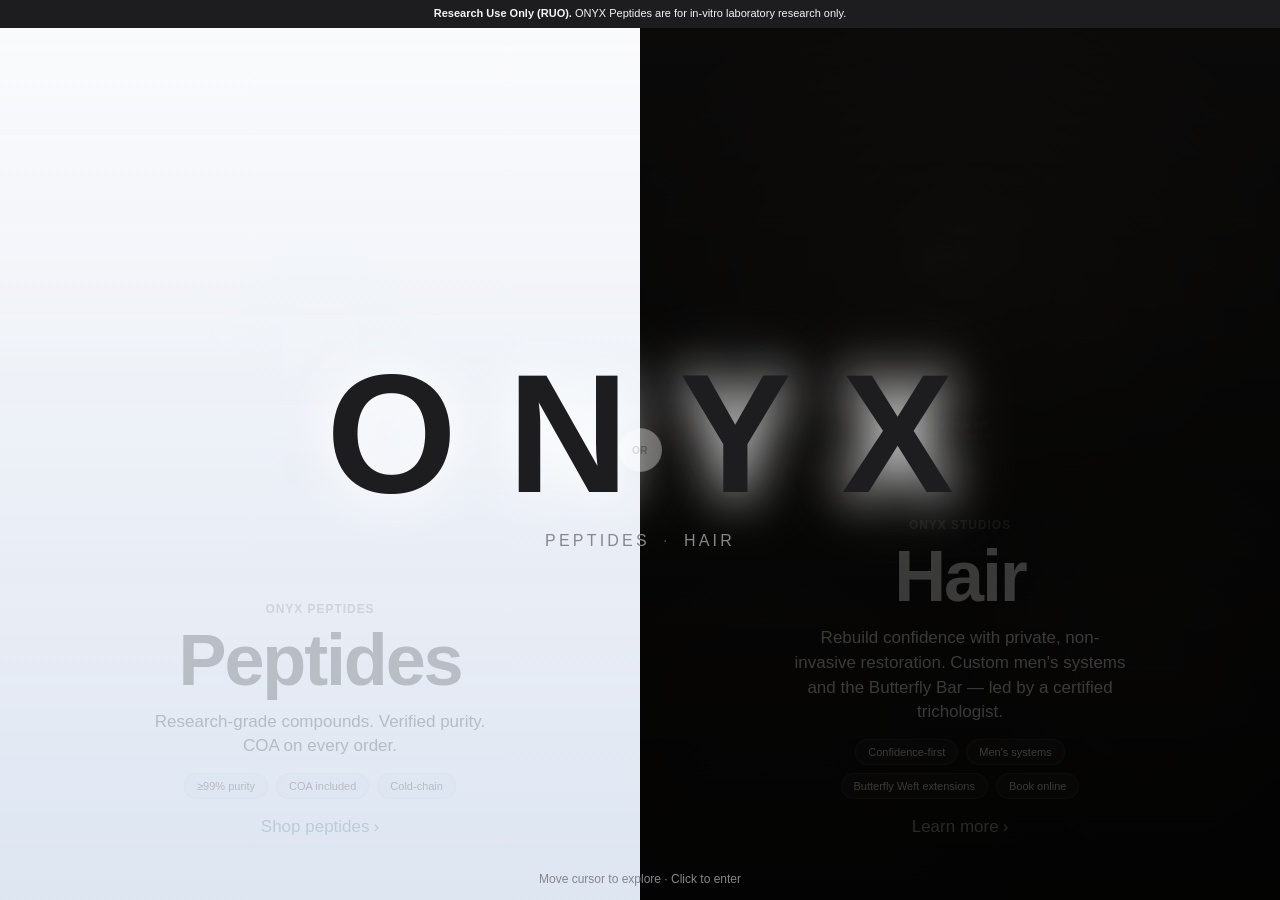
<file: index.html>
<!DOCTYPE html>
<html lang="en">
<head>
  <meta charset="UTF-8">
  <meta name="viewport" content="width=device-width, initial-scale=1.0, viewport-fit=cover">
  <title>ONYX — Peptides &amp; Studios</title>
  <meta name="description" content="Choose your path — high-purity research peptides (RUO) or private hair restoration at Onyx Studios.">
  <link rel="stylesheet" href="css/gateway.css?v=7">
  <link rel="stylesheet" href="css/mobile-device.css?v=1">
  <link rel="icon" href="data:image/svg+xml,<svg xmlns='http://www.w3.org/2000/svg' viewBox='0 0 100 100'><text y='.9em' font-size='90'>✦</text></svg>">
</head>
<body class="gateway-body">
  <div class="ruo-banner gateway-ruo" role="note">
    <strong>Research Use Only (RUO).</strong> ONYX Peptides are for in-vitro laboratory research only.
  </div>
  <main class="renova-gateway" id="renovaGateway">
    <a href="peptides.html" class="gateway-panel gateway-panel-peptides" data-side="peptides">
      <div class="gateway-panel-bg" aria-hidden="true"></div>
      <div class="gateway-panel-veil" aria-hidden="true"></div>

      <div class="gateway-stage">
        <div class="gateway-product gateway-product-vial">
          <div class="gp-glow gp-glow-blue"></div>
          <div class="gp-orbit gp-orbit-blue"></div>
          <div class="gp-float">
            <div class="gp-vial">
              <div class="gp-vial-cap"></div>
              <div class="gp-vial-body">
                <span class="gp-vial-label">BPC-157</span>
                <span class="gp-vial-sub">≥99% · HPLC</span>
                <div class="gp-vial-fill"></div>
              </div>
            </div>
            <div class="gp-vial gp-vial-ghost" aria-hidden="true">
              <div class="gp-vial-cap"></div>
              <div class="gp-vial-body"><div class="gp-vial-fill"></div></div>
            </div>
          </div>
          <div class="gp-pedestal"></div>
        </div>
      </div>

      <div class="gateway-panel-inner">
        <p class="gateway-eyebrow">ONYX Peptides</p>
        <h1 class="gateway-title">Peptides</h1>
        <p class="gateway-desc">Research-grade compounds. Verified purity. COA on every order.</p>
        <ul class="gateway-preview">
          <li>≥99% purity</li>
          <li>COA included</li>
          <li>Cold-chain</li>
        </ul>
        <span class="gateway-cta">Shop peptides <span class="gateway-cta-arrow">›</span></span>
      </div>
    </a>

    <a href="studios.html" class="gateway-panel gateway-panel-hair" data-side="hair">
      <div class="gateway-panel-bg" aria-hidden="true"></div>
      <div class="gateway-panel-veil" aria-hidden="true"></div>

      <div class="gateway-stage">
        <div class="gateway-product gateway-product-hair">
          <div class="gp-glow gp-glow-warm"></div>
          <div class="gp-orbit gp-orbit-warm"></div>
          <div class="gp-float">
            <div class="gp-hair-sculpt">
              <div class="gp-hs-aura" aria-hidden="true"></div>
              <div class="gp-hs-crown">
                <span class="gp-hs-part"></span>
                <span class="gp-hs-strand gp-hs-strand-1"></span>
                <span class="gp-hs-strand gp-hs-strand-2"></span>
                <span class="gp-hs-strand gp-hs-strand-3"></span>
                <span class="gp-hs-highlight"></span>
              </div>
              <div class="gp-hs-sheen"></div>
              <div class="gp-hs-fall">
                <span class="gp-hs-wave"></span>
              </div>
              <div class="gp-hs-lace"></div>
              <span class="gp-hs-label">Custom fit</span>
              <span class="gp-hs-sub">Hand-tied · Lace front</span>
            </div>
            <div class="gp-hair-sculpt gp-hair-sculpt-ghost" aria-hidden="true">
              <div class="gp-hs-crown">
                <span class="gp-hs-strand gp-hs-strand-1"></span>
              </div>
              <div class="gp-hs-fall"></div>
            </div>
          </div>
          <div class="gp-pedestal gp-pedestal-dark"></div>
        </div>
      </div>

      <div class="gateway-panel-inner">
        <p class="gateway-eyebrow">Onyx Studios</p>
        <h1 class="gateway-title">Hair</h1>
        <p class="gateway-desc">Rebuild confidence with private, non-invasive restoration. Custom men's systems and the Butterfly Bar — led by a certified trichologist.</p>
        <ul class="gateway-preview gateway-preview-hair">
          <li>Confidence-first</li>
          <li>Men's systems</li>
          <li>Butterfly Weft extensions</li>
          <li>Book online</li>
        </ul>
        <span class="gateway-cta">Learn more <span class="gateway-cta-arrow">›</span></span>
      </div>
    </a>
  </main>

  <div class="gateway-hero-center">
    <a href="index.html" class="gateway-logo-hero" aria-label="ONYX Home">ONYX</a>
    <p class="gateway-hero-sub">Peptides <span>·</span> Hair</p>
  </div>

  <div class="gateway-split-line" aria-hidden="true"></div>
  <div class="gateway-divider" aria-hidden="true"><span>or</span></div>
  <div class="gateway-swipe-cues" aria-hidden="true">
    <span class="gateway-swipe-cue gateway-swipe-cue-hair">Swipe up · Hair</span>
    <span class="gateway-swipe-cue gateway-swipe-cue-peptides">Swipe down · Peptides</span>
  </div>
  <p class="gateway-hint gateway-hint-desktop">Move cursor to explore · Click to enter</p>
  <p class="gateway-hint gateway-hint-touch">Swipe up for Hair · Swipe down for Peptides</p>

  <script src="js/gateway.js?v=8"></script>
</body>
</html>
</file>
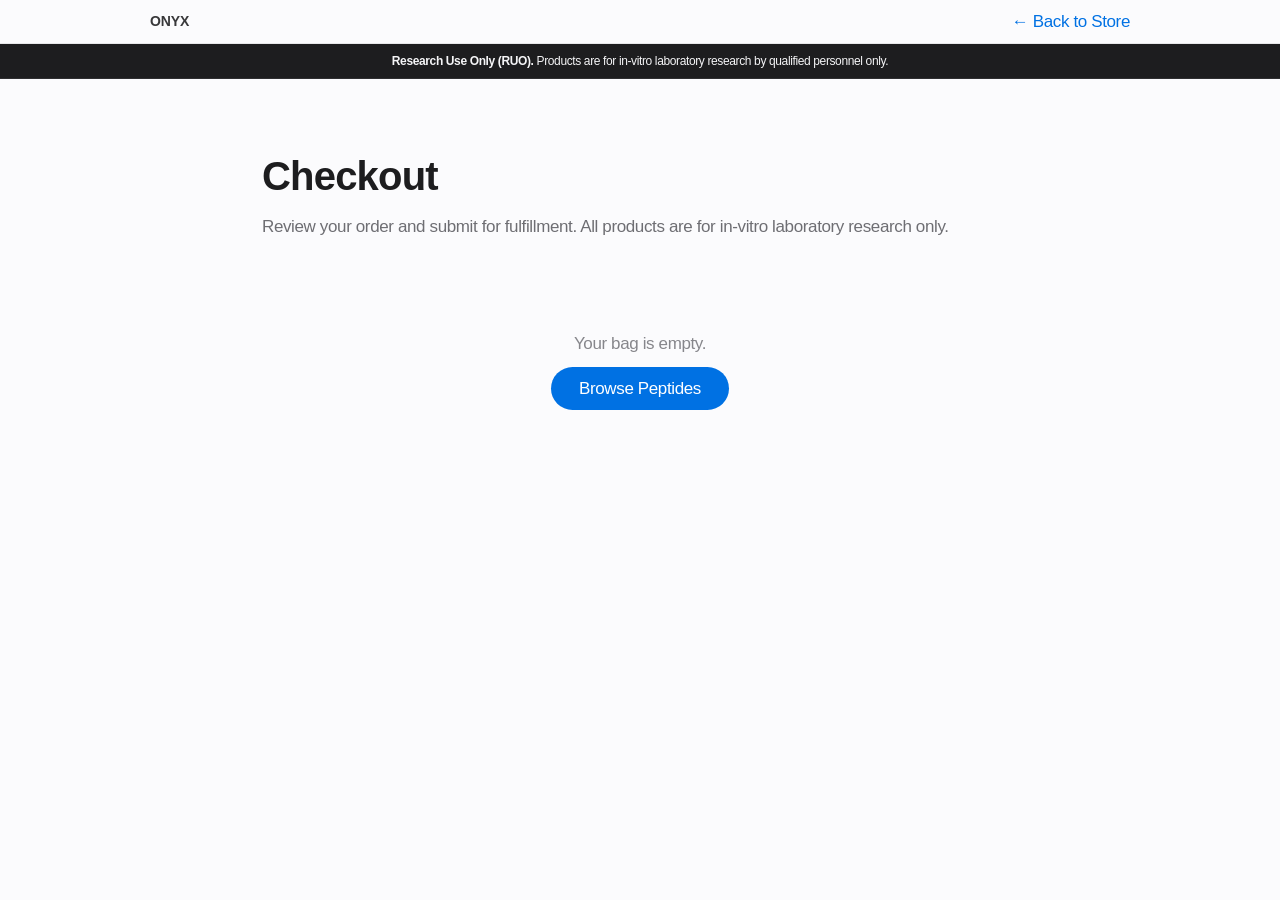
<file: checkout.html>
<!DOCTYPE html>
<html lang="en">
<head>
  <meta charset="UTF-8">
  <meta name="viewport" content="width=device-width, initial-scale=1.0">
  <title>Checkout — ONYX Peptides</title>
  <meta name="robots" content="noindex">
  <link rel="stylesheet" href="css/styles.css?v=71">
</head>
<body class="page-body">
  <div class="ruo-banner" role="note">
    <strong>Research Use Only (RUO).</strong> Products are for in-vitro laboratory research by qualified personnel only.
  </div>
  <nav class="global-nav scrolled">
    <div class="nav-content">
      <a href="index.html" class="nav-logo">ONYX</a>
      <a href="peptides.html" class="link-cta">← Back to Store</a>
    </div>
  </nav>

  <main class="page-main checkout-page">
    <h1>Checkout</h1>
    <p class="page-sub">Review your order and submit for fulfillment. All products are for in-vitro laboratory research only.</p>

    <div id="checkoutEmpty" class="checkout-empty" hidden>
      <p>Your bag is empty.</p>
      <a href="peptides.html#peptides" class="btn-primary">Browse Peptides</a>
    </div>

    <div class="checkout-layout" id="checkoutWrap" hidden>
      <form class="checkout-form" id="checkoutForm">
        <section class="checkout-section">
          <h2>Research Qualification</h2>
          <p class="checkout-note">All purchasers must attest to qualified research use before order submission.</p>
          <label class="check-label"><input type="checkbox" id="ruoAck" required> I confirm these products are for <strong>in-vitro laboratory research only</strong>.</label>
        </section>

        <section class="checkout-section">
          <h2>Contact</h2>
          <label class="form-field"><span>Full Name *</span><input type="text" id="fullName" required></label>
          <label class="form-field"><span>Institution / Laboratory</span><input type="text" id="institution" placeholder="University, CRO, or research facility"></label>
          <label class="form-field"><span>Email *</span><input type="email" id="email" required></label>
          <label class="form-field"><span>Phone</span><input type="tel" id="phone"></label>
        </section>

        <section class="checkout-section">
          <h2>Shipping Address</h2>
          <p class="checkout-note">Ships to qualified researchers and licensed research institutions in the United States. Institutional or laboratory addresses preferred.</p>
          <label class="form-field"><span>Address *</span><input type="text" id="address1" required></label>
          <label class="form-field"><span>Apt / Suite / Lab</span><input type="text" id="address2"></label>
          <div class="form-row">
            <label class="form-field"><span>City *</span><input type="text" id="city" required></label>
            <label class="form-field"><span>State *</span><input type="text" id="state" required></label>
            <label class="form-field"><span>ZIP *</span><input type="text" id="zip" required></label>
          </div>
        </section>

        <p class="legal-check">By placing your order you agree to our <a href="legal/research-agreement.html">Research Agreement</a>, <a href="legal/terms.html">Terms of Sale</a>, and <a href="legal/privacy.html">Privacy Policy</a>. You acknowledge that ONYX Peptides products are Research Use Only (RUO) materials.</p>
        <button type="submit" class="btn-primary btn-full" id="placeOrderBtn">Place order — research use only</button>
      </form>

      <aside class="checkout-summary">
        <h2>Order Summary</h2>
        <div id="checkoutItems"></div>
        <div class="checkout-totals">
          <div class="checkout-line"><span>Subtotal</span><span id="sumSubtotal">Pending</span></div>
          <div class="checkout-line"><span>Cold-chain shipping</span><span id="sumShipping">Pending</span></div>
          <p class="shipping-note" id="shippingNote"></p>
          <div class="checkout-line checkout-total"><span>Total</span><span id="sumTotal">$0.00</span></div>
          <p class="checkout-quote-note">Cold-chain shipping to qualified research addresses. Free shipping on orders over $150.</p>
        </div>
        <p class="checkout-ruo-note"><strong>RUO only.</strong> For in-vitro laboratory research. Research qualification attestation required.</p>
      </aside>
    </div>
  </main>

  <script src="js/config.js"></script>
  <script src="js/storefront.js"></script>
  <script src="js/products.js?v=4"></script>
  <script src="js/cart.js"></script>
  <script src="js/pos-data.js"></script>
  <script src="js/admin-data.js"></script>
  <script src="js/analytics.js"></script>
  <script src="js/checkout.js?v=3"></script>
</body>
</html>
</file>
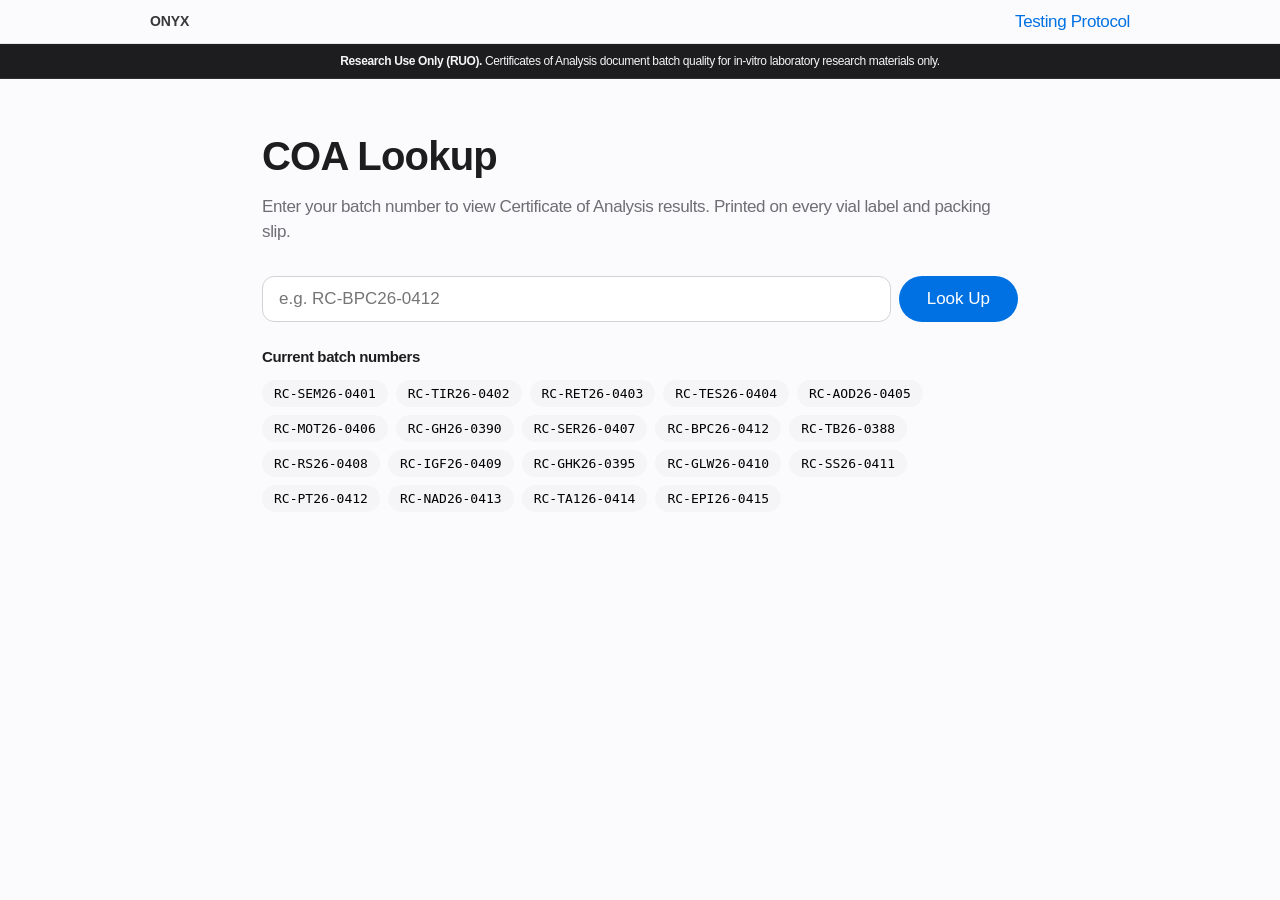
<file: coa.html>
<!DOCTYPE html>
<html lang="en">
<head>
  <meta charset="UTF-8">
  <meta name="viewport" content="width=device-width, initial-scale=1.0">
  <title>COA Lookup — ONYX Peptides</title>
  <meta name="description" content="Look up Certificates of Analysis by batch number for ONYX Peptides research peptides.">
  <link rel="stylesheet" href="css/styles.css?v=70">
</head>
<body class="page-body">
  <div class="ruo-banner" role="note">
    <strong>Research Use Only (RUO).</strong> Certificates of Analysis document batch quality for in-vitro laboratory research materials only.
  </div>
  <nav class="global-nav scrolled">
    <div class="nav-content">
      <a href="index.html" class="nav-logo">ONYX</a>
      <a href="peptides.html#quality" class="link-cta">Testing Protocol</a>
    </div>
  </nav>
  <main class="page-main coa-page">
    <h1>COA Lookup</h1>
    <p class="page-sub">Enter your batch number to view Certificate of Analysis results. Printed on every vial label and packing slip.</p>
    <div class="coa-search">
      <input type="text" id="batchInput" placeholder="e.g. RC-BPC26-0412" autocomplete="off">
      <button type="button" class="btn-primary" id="coaSearchBtn">Look Up</button>
    </div>
    <div id="coaResult" class="coa-result" hidden></div>
    <div class="coa-hint">
      <h3>Current batch numbers</h3>
      <ul id="coaBatchList"></ul>
    </div>
  </main>
  <script src="js/coa-data.js"></script>
  <script>
    const input = document.getElementById('batchInput');
    const result = document.getElementById('coaResult');
    const list = document.getElementById('coaBatchList');

    Object.keys(COA_DATABASE).forEach((batch) => {
      const li = document.createElement('li');
      const btn = document.createElement('button');
      btn.type = 'button';
      btn.className = 'coa-batch-link';
      btn.textContent = batch;
      btn.onclick = () => { input.value = batch; lookup(); };
      li.appendChild(btn);
      list.appendChild(li);
    });

    function lookup() {
      const key = input.value.trim().toUpperCase();
      const data = COA_DATABASE[key] || COA_DATABASE[input.value.trim()];
      if (!data) {
        result.hidden = false;
        result.innerHTML = '<p class="coa-error">Batch not found. Check the number on your vial label or contact support@onyx.com.</p>';
        return;
      }
      result.hidden = false;
      result.innerHTML = `
        <div class="coa-result-card">
          <div class="coa-result-header"><span>Certificate of Analysis</span><span class="coa-pass">${data.status}</span></div>
          <div class="coa-result-body">
            <div class="coa-row"><span>Batch</span><span>${key}</span></div>
            <div class="coa-row"><span>Product</span><span>${data.product} (${data.size})</span></div>
            <div class="coa-row"><span>Test Date</span><span>${data.date}</span></div>
            <div class="coa-row"><span>Purity (HPLC)</span><span class="coa-value">${data.purity}</span></div>
            <div class="coa-row"><span>Identity (MS)</span><span class="coa-value">${data.identity}</span></div>
            <div class="coa-row"><span>Endotoxins</span><span class="coa-value">${data.endotoxin}</span></div>
            <div class="coa-row"><span>Water Content</span><span class="coa-value">${data.water}</span></div>
          </div>
          <p class="coa-result-note">For research use only. Full chromatogram PDF available upon request.</p>
        </div>`;
    }

    document.getElementById('coaSearchBtn').onclick = lookup;
    input.addEventListener('keydown', (e) => { if (e.key === 'Enter') lookup(); });
    if (new URLSearchParams(location.search).get('batch')) {
      input.value = new URLSearchParams(location.search).get('batch');
      lookup();
    }
  </script>
</body>
</html>
</file>
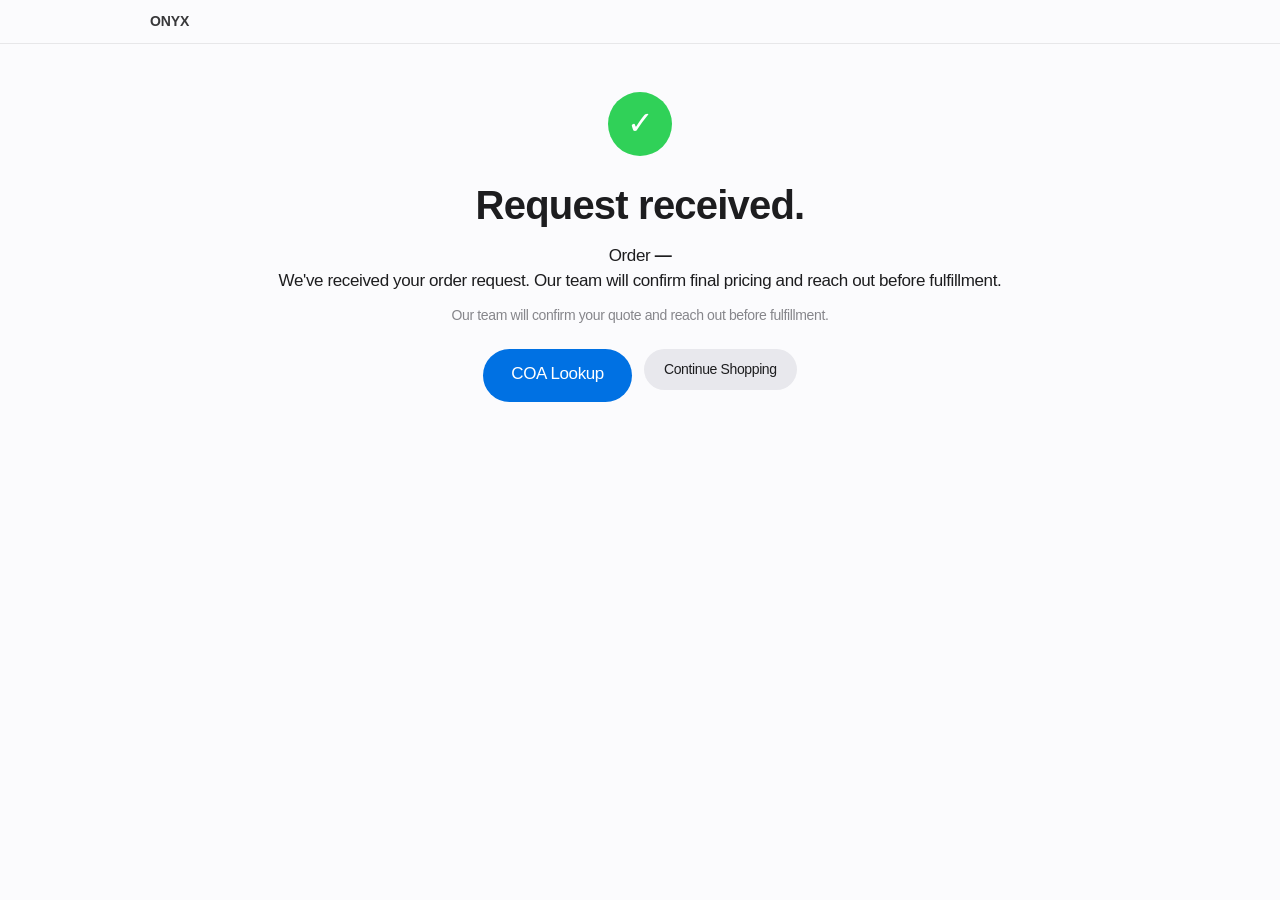
<file: order-confirmation.html>
<!DOCTYPE html>
<html lang="en">
<head>
  <meta charset="UTF-8">
  <meta name="viewport" content="width=device-width, initial-scale=1.0">
  <title>Order Confirmed — ONYX Peptides</title>
  <meta name="robots" content="noindex">
  <link rel="stylesheet" href="css/styles.css">
</head>
<body class="page-body">
  <nav class="global-nav scrolled"><div class="nav-content"><a href="index.html" class="nav-logo">ONYX</a></div></nav>
  <main class="page-main confirm-page">
    <div class="confirm-icon" id="confirmIcon">✓</div>
    <h1 id="confirmTitle">Order confirmed.</h1>
    <p class="confirm-id">Order <strong id="orderId">—</strong></p>
    <p id="confirmMsg">Thank you. A confirmation email will be sent with your COA documents and tracking once your order ships.</p>
    <p class="confirm-note" id="confirmNote">Orders placed before 2 PM EST ship same business day via cold-chain packaging.</p>
    <div class="confirm-actions">
      <a href="coa.html" class="btn-primary">COA Lookup</a>
      <a href="peptides.html" class="btn-secondary">Continue Shopping</a>
    </div>
  </main>
  <script>
    const order = JSON.parse(localStorage.getItem('renvoa-last-order') || 'null');
    const params = new URLSearchParams(location.search);
    const isQuote = order?.pricingStatus === 'pending' || order?.total == null;

    document.getElementById('orderId').textContent = params.get('id') || order?.id || '—';

    if (isQuote) {
      document.title = 'Request Received — ONYX Peptides';
      document.getElementById('confirmTitle').textContent = 'Request received.';
      document.getElementById('confirmMsg').textContent = order?.customer?.email
        ? `We've received your order request. Our team will confirm final pricing and reach out at ${order.customer.email} before fulfillment.`
        : "We've received your order request. Our team will confirm final pricing and reach out before fulfillment.";
      document.getElementById('confirmNote').textContent = 'Our team will confirm your quote and reach out before fulfillment.';
    } else if (order?.total != null) {
      document.getElementById('confirmMsg').textContent = order?.customer?.email
        ? `Thank you. Order total ${'$' + Number(order.total).toFixed(2)}. Confirmation details will go to ${order.customer.email}. COA documents and tracking follow when your order ships.`
        : `Thank you. Order total ${'$' + Number(order.total).toFixed(2)}. COA documents and tracking follow when your order ships.`;
    } else if (order?.customer?.email) {
      document.getElementById('confirmMsg').textContent =
        `Confirmation sent to ${order.customer.email}. COA documents and tracking will follow when your order ships.`;
    }
  </script>
</body>
</html>
</file>
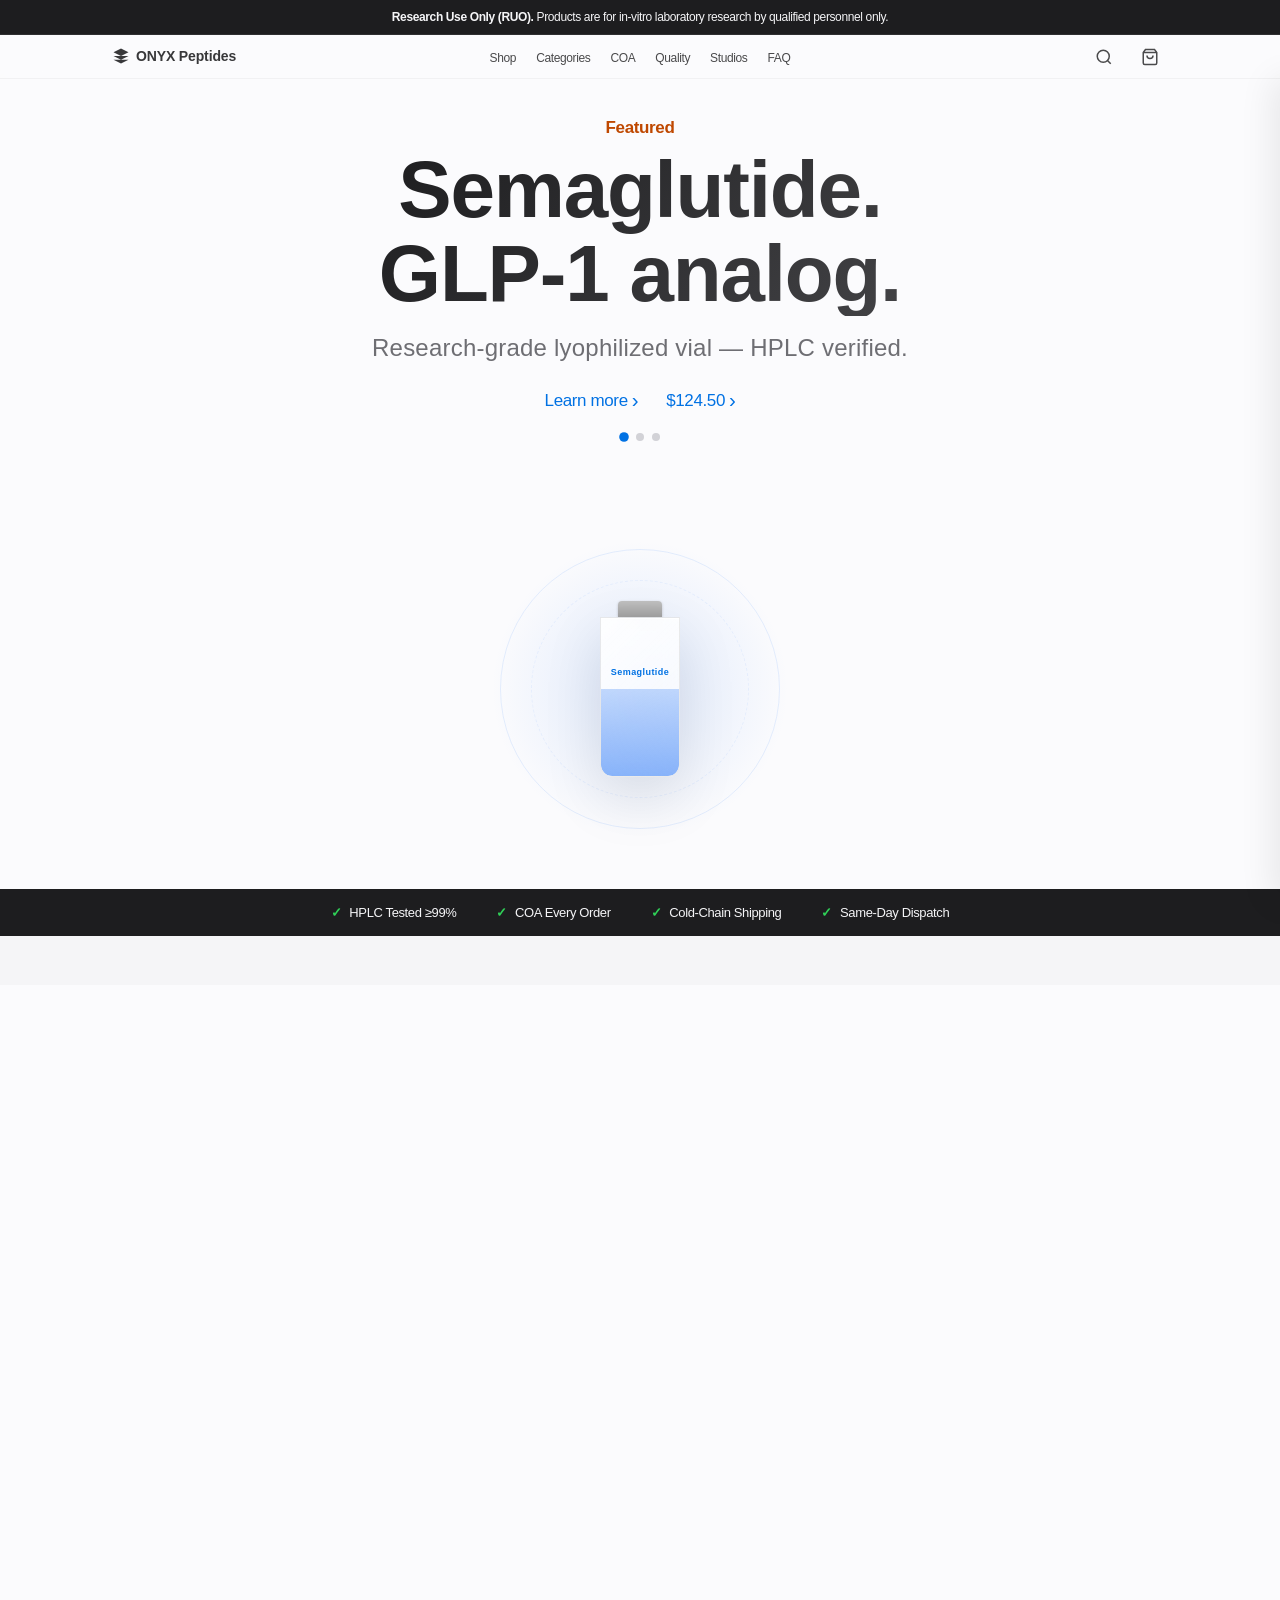
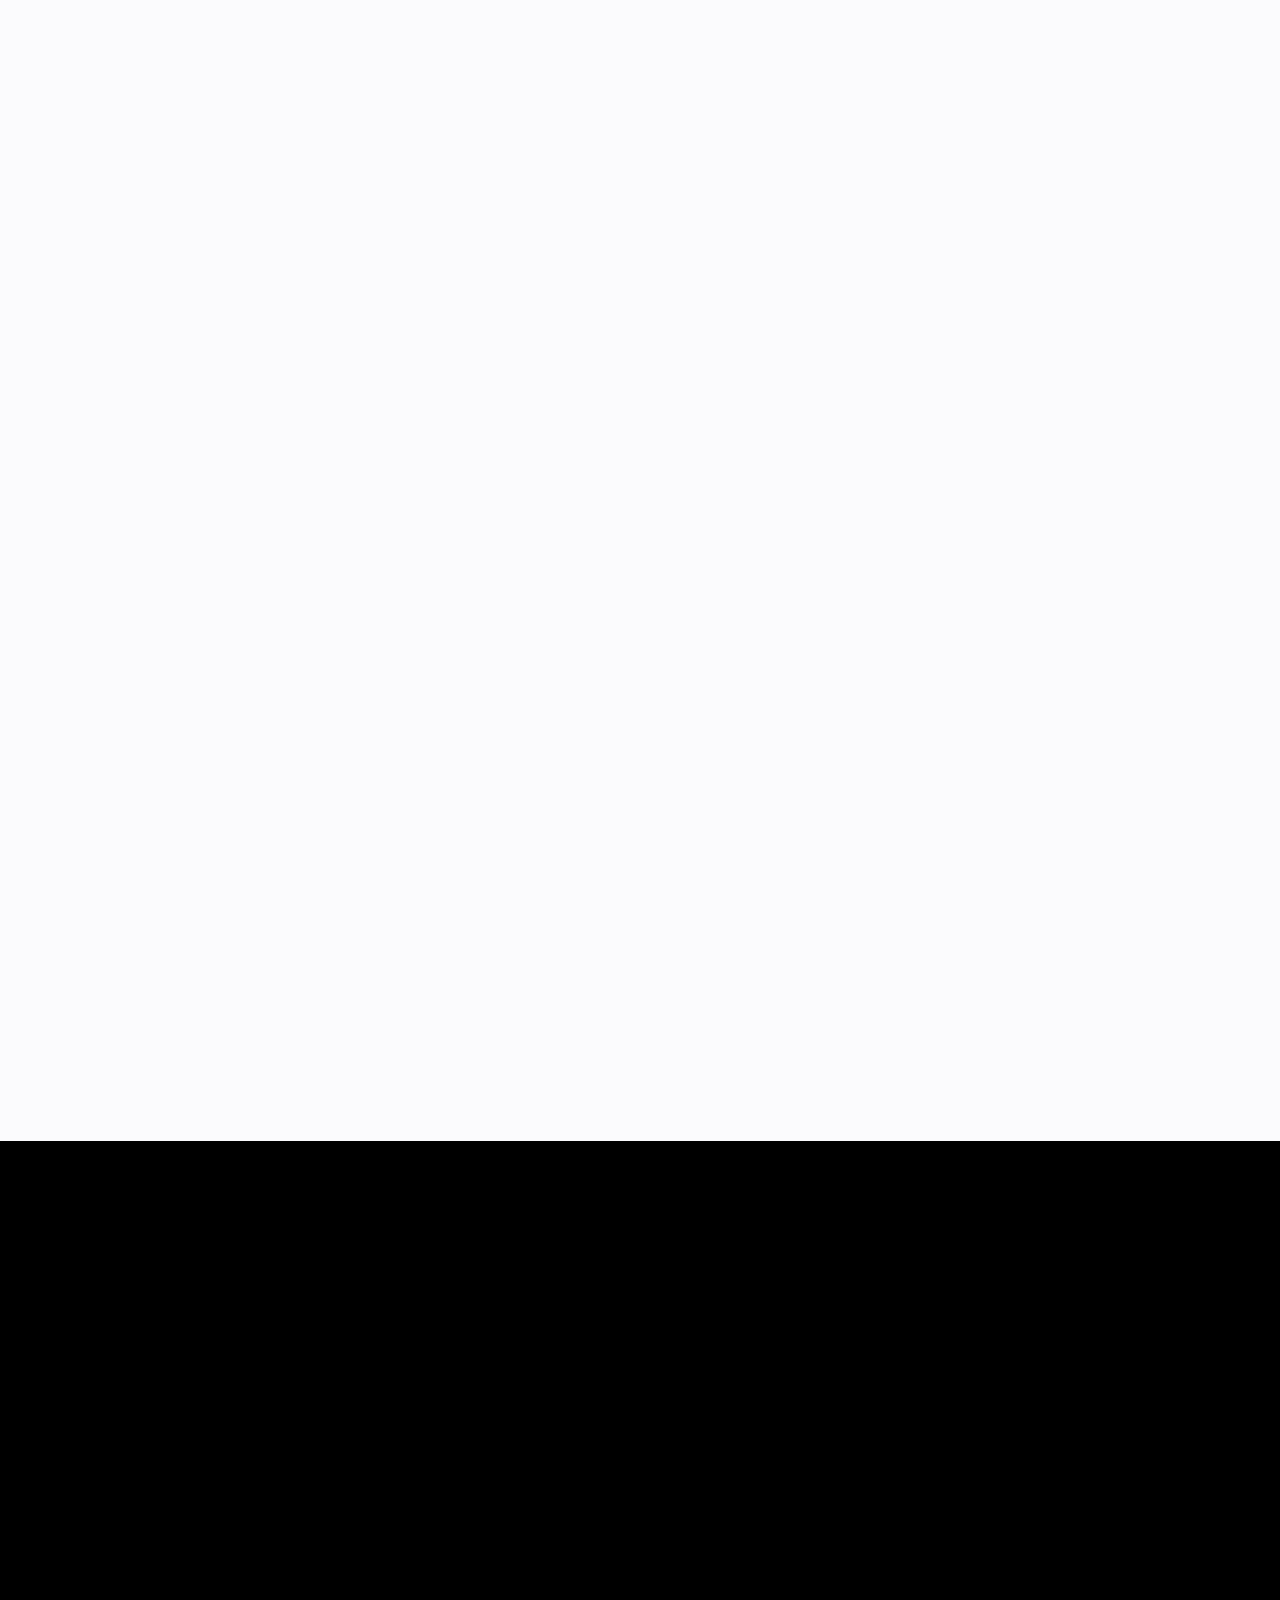
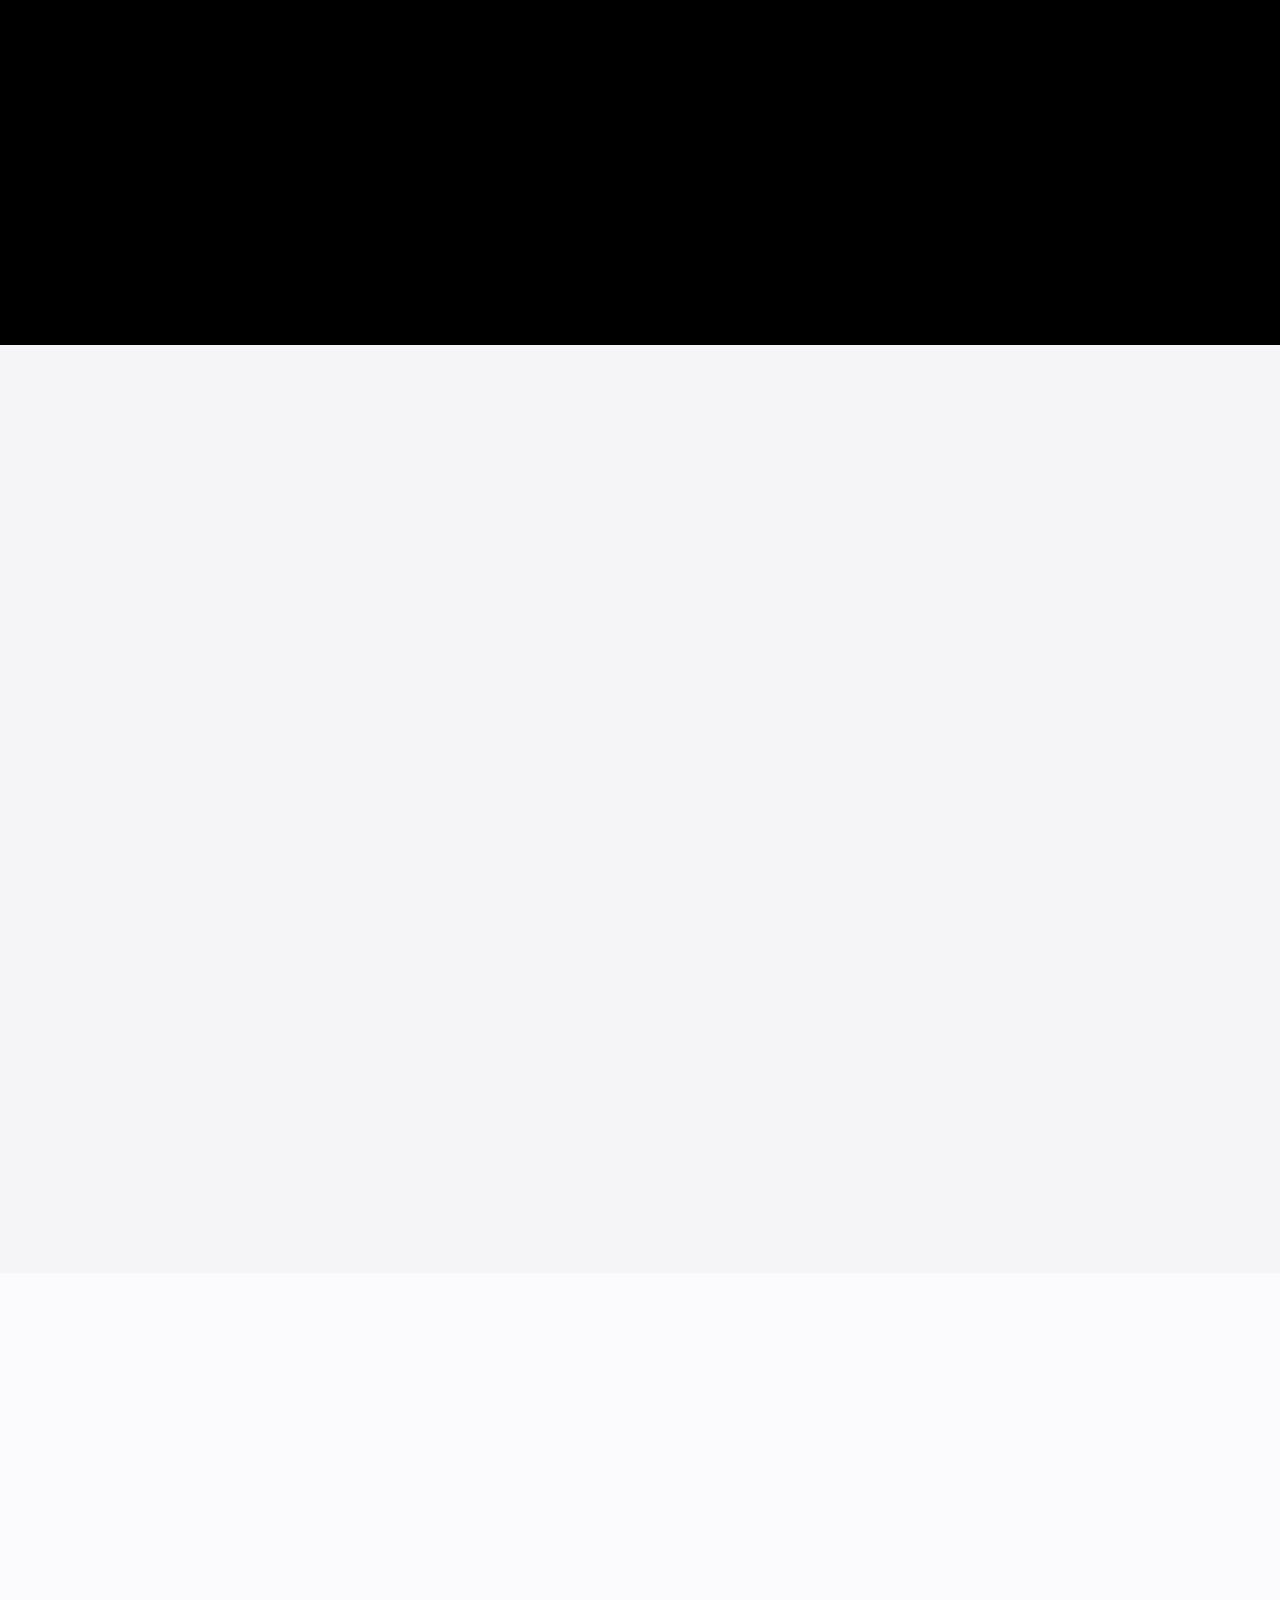
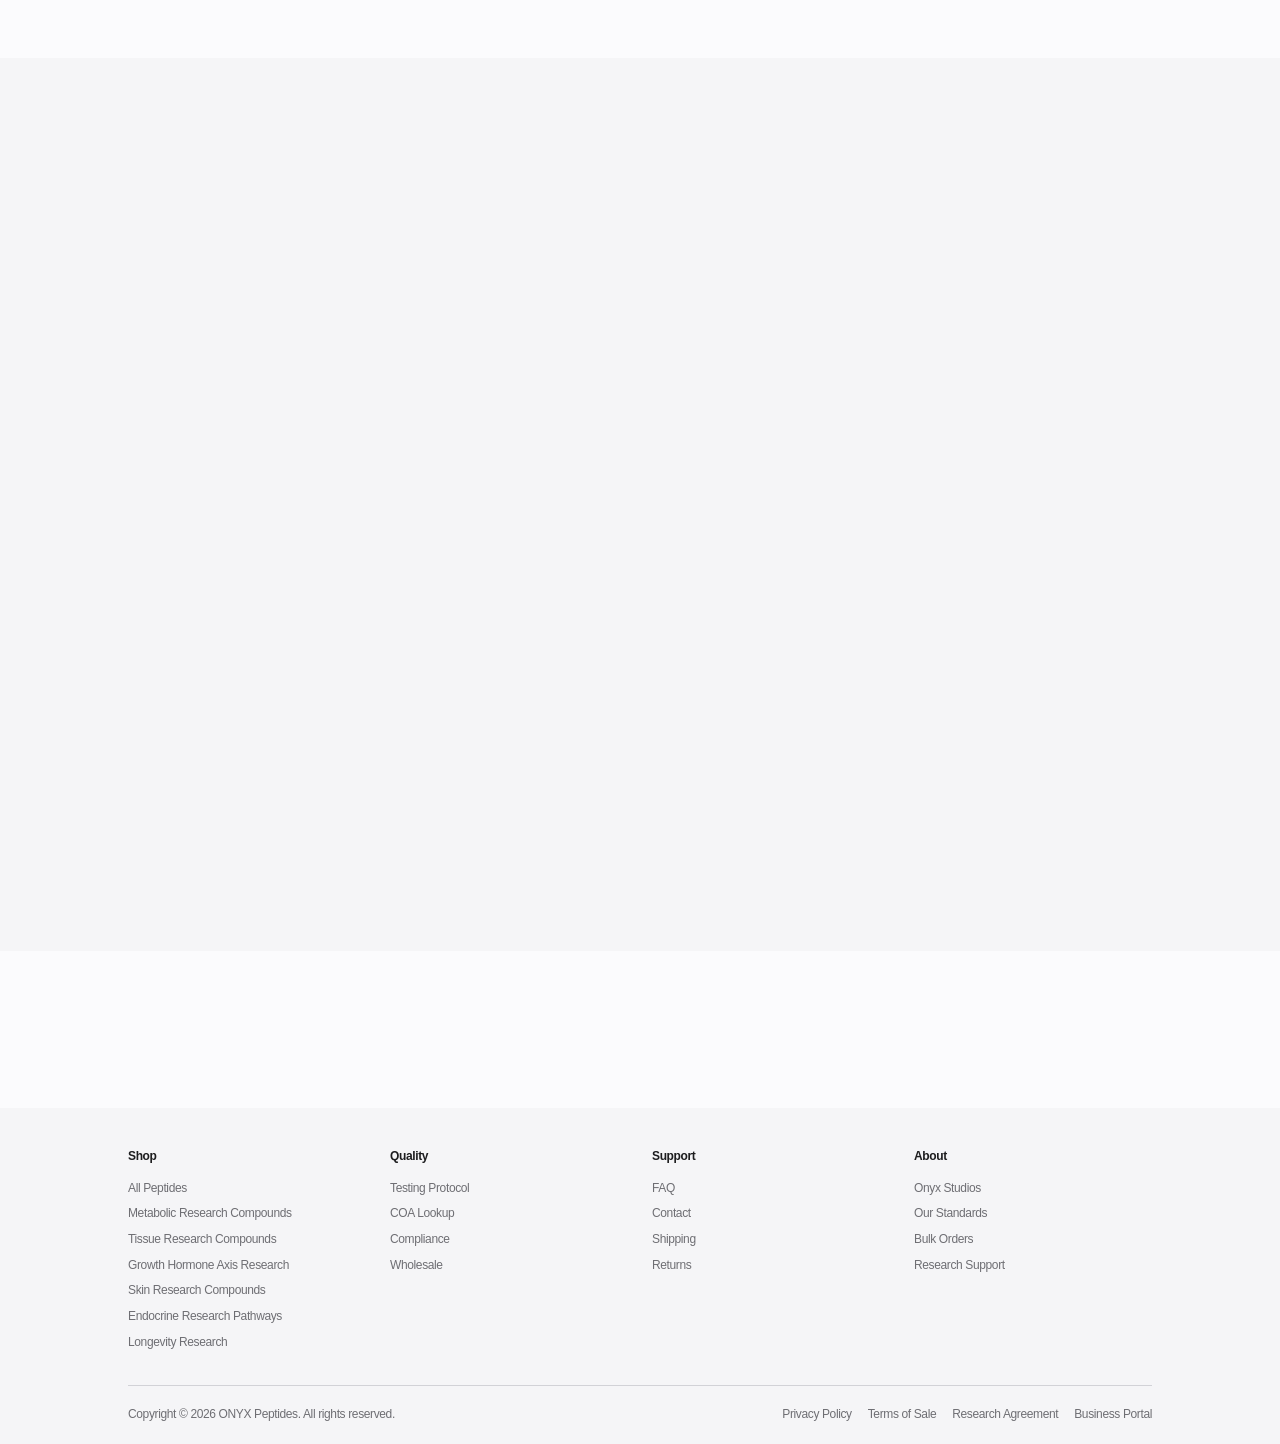
<file: peptides.html>
<!DOCTYPE html>
<html lang="en">
<head>
  <meta charset="UTF-8">
  <meta name="viewport" content="width=device-width, initial-scale=1.0, viewport-fit=cover">
  <title>ONYX Peptides — Research Peptides</title>
  <!-- Peptide store — enter via index.html gateway -->
  <meta name="description" content="High-purity research peptides for laboratory use. Third-party tested. COA included. Research use only.">
  <meta property="og:title" content="ONYX Peptides — Research Peptides">
  <meta property="og:description" content="HPLC verified research peptides. Cold-chain shipping. COA on every order.">
  <meta property="og:type" content="website">
  <link rel="stylesheet" href="css/styles.css?v=71">
  <link rel="stylesheet" href="css/mobile-device.css?v=2">
  <link rel="stylesheet" href="css/onyx-nav.css?v=1">
  <link rel="stylesheet" href="css/peptides-mobile.css?v=2">
  <script type="application/ld+json">
  {"@context":"https://schema.org","@type":"Store","name":"ONYX Peptides","description":"Research-grade peptides for laboratory use","url":"https://onyx.com"}
  </script>
  <link rel="icon" href="data:image/svg+xml,<svg xmlns='http://www.w3.org/2000/svg' viewBox='0 0 100 100'><text y='.9em' font-size='90'>🧬</text></svg>">
  <script src="js/gateway-entry.js?v=1"></script>
</head>
<body class="peptides-page onyx-site">
  <div class="ruo-banner" role="note">
    <strong>Research Use Only (RUO).</strong> Products are for in-vitro laboratory research by qualified personnel only.
  </div>
  <!-- Global Nav -->
  <nav class="global-nav onyx-nav" id="globalNav">
    <div class="nav-content">
      <a href="index.html" class="nav-logo" aria-label="ONYX Home">
        <svg width="18" height="18" viewBox="0 0 24 24" fill="currentColor" aria-hidden="true">
          <path d="M12 2L2 7l10 5 10-5-10-5zM2 17l10 5 10-5M2 12l10 5 10-5"/>
        </svg>
        <span class="nav-logo-text">ONYX Peptides</span>
      </a>
      <ul class="nav-links" id="navLinks">
        <li><a href="#peptides">Shop</a></li>
        <li><a href="#goals">Categories</a></li>
        <li><a href="coa.html">COA</a></li>
        <li><a href="#quality">Quality</a></li>
        <li><a href="studios.html">Studios</a></li>
        <li><a href="#support">FAQ</a></li>
      </ul>
      <div class="nav-actions">
        <button class="nav-icon-btn" id="searchBtn" type="button" aria-label="Search peptides">
          <svg width="18" height="18" viewBox="0 0 24 24" fill="none" stroke="currentColor" stroke-width="2" aria-hidden="true">
            <circle cx="11" cy="11" r="8"/><path d="m21 21-4.35-4.35"/>
          </svg>
        </button>
        <button class="nav-icon-btn cart-btn" id="cartBtn" type="button" aria-label="Shopping bag">
          <svg width="18" height="18" viewBox="0 0 24 24" fill="none" stroke="currentColor" stroke-width="2" aria-hidden="true">
            <path d="M6 2L3 6v14a2 2 0 0 0 2 2h14a2 2 0 0 0 2-2V6l-3-4z"/><line x1="3" y1="6" x2="21" y2="6"/><path d="M16 10a4 4 0 0 1-8 0"/>
          </svg>
          <span class="cart-count" id="cartCount">0</span>
        </button>
        <button class="nav-menu-btn" id="navHamburger" type="button" aria-label="Open menu" aria-expanded="false" aria-controls="navDrawer">
          <span class="nav-menu-bar" aria-hidden="true"></span>
          <span class="nav-menu-bar" aria-hidden="true"></span>
          <span class="nav-menu-bar" aria-hidden="true"></span>
        </button>
      </div>
    </div>
  </nav>

  <div class="nav-drawer-overlay" id="navDrawerOverlay" aria-hidden="true"></div>
  <aside class="nav-drawer" id="navDrawer" aria-hidden="true" aria-label="Site menu">
    <div class="nav-drawer-head">
      <span class="nav-drawer-title">Menu</span>
      <button class="nav-drawer-close" id="navDrawerClose" type="button" aria-label="Close menu">&times;</button>
    </div>
    <nav class="nav-drawer-links">
      <a href="#peptides">Shop</a>
      <a href="#goals">Categories</a>
      <a href="coa.html">COA Lookup</a>
      <a href="#quality">Quality</a>
      <a href="studios.html">Studios</a>
      <a href="#support">FAQ</a>
      <a href="checkout.html" class="nav-drawer-cta">Checkout</a>
    </nav>
  </aside>

  <!-- Search Overlay -->
  <div class="search-overlay" id="searchOverlay">
    <div class="search-container">
      <svg width="20" height="20" viewBox="0 0 24 24" fill="none" stroke="currentColor" stroke-width="2">
        <circle cx="11" cy="11" r="8"/><path d="m21 21-4.35-4.35"/>
      </svg>
      <input type="search" id="searchInput" placeholder="Search peptides" autocomplete="off">
      <button class="search-close" id="searchClose" aria-label="Close search">&times;</button>
    </div>
    <div class="search-results" id="searchResults"></div>
  </div>

  <!-- Hero (rotating) -->
  <section class="hero" id="hero">
    <div class="hero-content reveal">
      <p class="hero-eyebrow" id="heroEyebrow">Featured</p>
      <h1 class="hero-title" id="heroTitle">Semaglutide.<br>GLP-1 analog.</h1>
      <p class="hero-subtitle" id="heroSub">Research-grade lyophilized vial — HPLC verified.</p>
      <div class="hero-ctas">
        <a href="#" class="link-cta" id="heroLearn" data-detail="semaglutide">Learn more <span class="chevron">›</span></a>
        <a href="#" class="link-cta" id="heroBuy" data-add="semaglutide">Starting at $124.50 <span class="chevron">›</span></a>
      </div>
      <div class="hero-dots">
        <button type="button" class="hero-dot active" aria-label="Slide 1"></button>
        <button type="button" class="hero-dot" aria-label="Slide 2"></button>
        <button type="button" class="hero-dot" aria-label="Slide 3"></button>
      </div>
    </div>
    <div class="hero-visual reveal">
      <div class="vial-scene">
        <div class="vial-glow"></div>
        <div class="vial">
          <div class="vial-cap"></div>
          <div class="vial-body">
            <div class="vial-label" id="heroVialLabel">Semaglutide</div>
            <div class="vial-liquid"></div>
          </div>
        </div>
        <div class="molecule-ring"></div>
      </div>
    </div>
  </section>

  <!-- Trust Bar -->
  <section class="trust-bar">
    <div class="trust-bar-inner">
      <div class="trust-item"><span class="trust-icon">✓</span> HPLC Tested ≥99%</div>
      <div class="trust-item"><span class="trust-icon">✓</span> COA Every Order</div>
      <div class="trust-item"><span class="trust-icon">✓</span> Cold-Chain Shipping</div>
      <div class="trust-item"><span class="trust-icon">✓</span> Same-Day Dispatch</div>
    </div>
  </section>

  <!-- Promo Ribbon -->
  <section class="promo-ribbon">
    <div class="promo-inner reveal">
      <p class="promo-text">Cold-chain shipping included on orders over $150. All prices shown on site. <a href="#peptides" class="link-cta inline">Shop now <span class="chevron">›</span></a></p>
    </div>
  </section>

  <!-- Research Area Finder -->
  <section class="goal-finder-section" id="goals">
    <div class="section-header reveal">
      <h2>Browse by research area</h2>
      <p>Technical categories for qualified laboratory use.</p>
    </div>
    <div class="goal-grid reveal" id="goalGrid">
      <button class="goal-card" data-goal="metabolic-research" type="button">
        <span class="goal-icon">
          <svg width="28" height="28" viewBox="0 0 24 24" fill="none" stroke="currentColor" stroke-width="1.5"><circle cx="12" cy="12" r="3"/><path d="M12 2v2M12 20v2M4.93 4.93l1.41 1.41M17.66 17.66l1.41 1.41M2 12h2M20 12h2M4.93 19.07l1.41-1.41M17.66 6.34l1.41-1.41"/></svg>
        </span>
        <span class="goal-label">Metabolic Research Compounds</span>
        <span class="goal-sub">GLP-1 &amp; endocrine signaling</span>
      </button>
      <button class="goal-card" data-goal="tissue-research" type="button">
        <span class="goal-icon">
          <svg width="28" height="28" viewBox="0 0 24 24" fill="none" stroke="currentColor" stroke-width="1.5"><path d="M12 2a10 10 0 0 1 10 10c0 5.52-4.48 10-10 10S2 17.52 2 12 6.48 2 12 2z"/><path d="M12 8v4l3 2"/></svg>
        </span>
        <span class="goal-label">Tissue Research Compounds</span>
        <span class="goal-sub">Structural &amp; migration models</span>
      </button>
      <button class="goal-card" data-goal="gh-axis-research" type="button">
        <span class="goal-icon">
          <svg width="28" height="28" viewBox="0 0 24 24" fill="none" stroke="currentColor" stroke-width="1.5"><path d="M22 12h-4l-3 9L9 3l-3 9H2"/></svg>
        </span>
        <span class="goal-label">Growth Hormone Axis Research</span>
        <span class="goal-sub">GH secretagogue &amp; GHRH models</span>
      </button>
      <button class="goal-card" data-goal="matrix-research" type="button">
        <span class="goal-icon">
          <svg width="28" height="28" viewBox="0 0 24 24" fill="none" stroke="currentColor" stroke-width="1.5"><path d="M12 2l3.09 6.26L22 9.27l-5 4.87 1.18 6.88L12 17.77l-6.18 3.25L7 14.14 2 9.27l6.91-1.01L12 2z"/></svg>
        </span>
        <span class="goal-label">Skin Research Compounds</span>
        <span class="goal-sub">Collagen &amp; ECM assays</span>
      </button>
      <button class="goal-card" data-goal="cognitive-research" type="button">
        <span class="goal-icon">
          <svg width="28" height="28" viewBox="0 0 24 24" fill="none" stroke="currentColor" stroke-width="1.5"><path d="M9.5 2A2.5 2.5 0 0 1 12 4.5v1.2a6 6 0 0 1 3.9 10.6l1.4 1.4a1 1 0 0 1-1.4 1.4l-1.1-1.1A6 6 0 0 1 6 12.5V4.5A2.5 2.5 0 0 1 8.5 2h1z"/></svg>
        </span>
        <span class="goal-label">Endocrine Research Pathways</span>
        <span class="goal-sub">Peptide receptor &amp; signaling models</span>
      </button>
      <button class="goal-card" data-goal="longevity-research" type="button">
        <span class="goal-icon">
          <svg width="28" height="28" viewBox="0 0 24 24" fill="none" stroke="currentColor" stroke-width="1.5"><circle cx="12" cy="12" r="10"/><path d="M12 6v6l4 2"/></svg>
        </span>
        <span class="goal-label">Longevity Research</span>
        <span class="goal-sub">Cellular &amp; immune models</span>
      </button>
    </div>
    <div class="goal-overlay" id="goalOverlay" aria-hidden="true">
      <div class="goal-overlay-backdrop" id="goalOverlayBackdrop"></div>
      <div class="goal-overlay-panel" id="goalOverlayPanel">
        <div class="goal-overlay-header">
          <div>
            <p class="goal-overlay-eyebrow" id="goalOverlayEyebrow">Recommended for</p>
            <h3 class="goal-overlay-title" id="goalOverlayTitle"></h3>
          </div>
          <button class="goal-overlay-close" id="goalOverlayClose" type="button" aria-label="Close">&times;</button>
        </div>
        <div class="goal-overlay-tiles" id="goalOverlayTiles"></div>
      </div>
    </div>
  </section>

  <!-- Featured Products Grid (Apple-style product tiles) -->
  <section class="product-grid-section" id="peptides">
    <div class="section-header reveal">
      <h2>The lineup.</h2>
      <p>High-purity research peptides for laboratory use.</p>
    </div>
    <div class="filter-bar" id="filterBar" hidden>
      <span class="filter-label" id="filterLabel">Showing: Research area</span>
      <button class="filter-clear" id="filterClear" type="button">Show all peptides</button>
    </div>
    <div class="product-grid" id="productGrid"></div>
  </section>

  <!-- Full-width Feature Section -->
  <section class="feature-hero" id="quality">
    <div class="feature-hero-content reveal">
      <h2>Purity you can<br>measure.</h2>
      <p class="feature-subtitle">Every batch independently verified by third-party HPLC and mass spectrometry. Certificates of Analysis included with every order.</p>
      <a href="coa.html" class="link-cta">Look up your COA <span class="chevron">›</span></a>
    </div>
    <div class="feature-hero-visual reveal">
      <div class="coa-card">
        <div class="coa-header">
          <span>Certificate of Analysis</span>
          <span class="coa-pass">PASS</span>
        </div>
        <div class="coa-body">
          <div class="coa-row"><span>Purity (HPLC)</span><span class="coa-value">99.7%</span></div>
          <div class="coa-row"><span>Identity (MS)</span><span class="coa-value">Confirmed</span></div>
          <div class="coa-row"><span>Endotoxins</span><span class="coa-value">&lt;0.1 EU/mg</span></div>
          <div class="coa-row"><span>Water Content</span><span class="coa-value">&lt;2%</span></div>
          <div class="coa-bar">
            <div class="coa-bar-fill"></div>
          </div>
        </div>
      </div>
    </div>
  </section>

  <!-- Bento Feature Grid -->
  <section class="bento-section" id="research">
    <div class="section-header reveal">
      <h2>Built for research.</h2>
      <p>Everything your lab needs. Nothing it doesn't.</p>
    </div>
    <div class="bento-grid">
      <div class="bento-card bento-large reveal">
        <div class="bento-icon">
          <svg width="40" height="40" viewBox="0 0 24 24" fill="none" stroke="currentColor" stroke-width="1.5">
            <path d="M12 2v4M12 18v4M4.93 4.93l2.83 2.83M16.24 16.24l2.83 2.83M2 12h4M18 12h4M4.93 19.07l2.83-2.83M16.24 7.76l2.83-2.83"/>
          </svg>
        </div>
        <h3>Cold-chain shipping.</h3>
        <p>Temperature-controlled packaging with phase-change panels. Your peptides arrive stable, every time.</p>
        <div class="bento-visual cold-chain"></div>
      </div>
      <div class="bento-card reveal">
        <div class="bento-icon">
          <svg width="32" height="32" viewBox="0 0 24 24" fill="none" stroke="currentColor" stroke-width="1.5">
            <path d="M9 12l2 2 4-4"/><circle cx="12" cy="12" r="10"/>
          </svg>
        </div>
        <h3>COA included.</h3>
        <p>Batch-specific certificates with HPLC chromatograms.</p>
      </div>
      <div class="bento-card reveal">
        <div class="bento-icon">
          <svg width="32" height="32" viewBox="0 0 24 24" fill="none" stroke="currentColor" stroke-width="1.5">
            <rect x="3" y="3" width="18" height="18" rx="2"/><path d="M3 9h18M9 21V9"/>
          </svg>
        </div>
        <h3>Lyophilized.</h3>
        <p>Superior stability for laboratory storage.</p>
      </div>
      <div class="bento-card bento-wide reveal">
        <div class="bento-icon">
          <svg width="32" height="32" viewBox="0 0 24 24" fill="none" stroke="currentColor" stroke-width="1.5">
            <path d="M12 22s8-4 8-10V5l-8-3-8 3v7c0 6 8 10 8 10z"/>
          </svg>
        </div>
        <h3>Manufacturing.</h3>
        <p>Produced in ISO 9001 certified facilities with full traceability from synthesis to shipment.</p>
      </div>
      <div class="bento-card reveal">
        <div class="bento-icon">
          <svg width="32" height="32" viewBox="0 0 24 24" fill="none" stroke="currentColor" stroke-width="1.5">
            <circle cx="12" cy="12" r="10"/><path d="M12 6v6l4 2"/>
          </svg>
        </div>
        <h3>Same-day dispatch.</h3>
        <p>Orders before 2 PM ship same business day.</p>
      </div>
    </div>
  </section>

  <!-- Pricing note -->
  <section class="compare-section">
    <div class="section-header reveal">
      <h2>Per-vial research pricing.</h2>
      <p>19 compounds across six research categories. All prices shown per lyophilized vial — COA included.</p>
    </div>
  </section>

  <!-- FAQ -->
  <section class="faq-section" id="support">
    <div class="section-header reveal">
      <h2>Questions? Answers.</h2>
    </div>
    <div class="faq-list">
      <details class="faq-item reveal">
        <summary>Are these peptides for laboratory research only?</summary>
        <p>Yes. All ONYX Peptides products are sold strictly for in-vitro laboratory research purposes. They are not intended for consumption, diagnosis, treatment, or prevention of any disease.</p>
      </details>
      <details class="faq-item reveal">
        <summary>How should lyophilized peptides be stored?</summary>
        <p>Store unopened vials at −20°C for long-term stability per standard laboratory protocols. Once reconstituted, follow institutional guidelines for short-term storage. Avoid repeated freeze-thaw cycles.</p>
      </details>
      <details class="faq-item reveal">
        <summary>Do you provide Certificates of Analysis?</summary>
        <p>Yes. Every order includes a batch-specific COA with HPLC purity data, mass spectrometry identity confirmation, and endotoxin testing results.</p>
      </details>
      <details class="faq-item reveal">
        <summary>What is your shipping policy?</summary>
        <p>We ship to qualified researchers and licensed research institutions within the United States via cold-chain packaging. Standard cold-chain shipping is $9.95; orders over $150 ship free. International shipping is available to verified institutional accounts only.</p>
      </details>
    </div>
  </section>

  <!-- Email Capture -->
  <section class="email-section" id="newsletter">
    <div class="email-inner reveal">
      <h2>Stay in the loop.</h2>
      <p>Get batch alerts, new compound launches, and research updates.</p>
      <form class="email-form" id="emailForm">
        <input type="email" id="emailInput" placeholder="your@lab.edu" required aria-label="Email address">
        <button type="submit" class="btn-primary">Subscribe</button>
      </form>
      <p class="email-success" id="emailSuccess" hidden>You're subscribed. We'll be in touch.</p>
      <p class="email-fine">Research professionals only. Unsubscribe anytime.</p>
    </div>
  </section>

  <!-- Legal Disclaimer -->
  <section class="disclaimer-section">
    <div class="disclaimer-inner reveal">
      <p><strong>Research Use Only (RUO).</strong> All products sold by ONYX Peptides are intended exclusively for in-vitro laboratory research by qualified personnel. Not for consumption, diagnosis, treatment, or prevention of any disease. By purchasing or submitting an order, you attest that you are 18 years of age or older, a qualified researcher or authorized representative of a licensed research institution, and that products will be used solely for legitimate laboratory research in compliance with applicable laws.</p>
    </div>
  </section>

  <!-- Footer -->
  <footer class="global-footer">
    <div class="footer-grid">
      <div class="footer-col">
        <h4>Shop</h4>
        <ul>
          <li><a href="#peptides">All Peptides</a></li>
          <li><a href="#goals" data-goal="metabolic-research">Metabolic Research Compounds</a></li>
          <li><a href="#goals" data-goal="tissue-research">Tissue Research Compounds</a></li>
          <li><a href="#goals" data-goal="gh-axis-research">Growth Hormone Axis Research</a></li>
          <li><a href="#goals" data-goal="matrix-research">Skin Research Compounds</a></li>
          <li><a href="#goals" data-goal="cognitive-research">Endocrine Research Pathways</a></li>
          <li><a href="#goals" data-goal="longevity-research">Longevity Research</a></li>
        </ul>
      </div>
      <div class="footer-col">
        <h4>Quality</h4>
        <ul>
          <li><a href="#quality">Testing Protocol</a></li>
          <li><a href="coa.html">COA Lookup</a></li>
          <li><a href="legal/research-agreement.html">Compliance</a></li>
          <li><a href="wholesale.html">Wholesale</a></li>
        </ul>
      </div>
      <div class="footer-col">
        <h4>Support</h4>
        <ul>
          <li><a href="#support">FAQ</a></li>
          <li><a href="mailto:support@onyx.com">Contact</a></li>
          <li><a href="legal/terms.html#shipping">Shipping</a></li>
          <li><a href="legal/returns.html">Returns</a></li>
        </ul>
      </div>
      <div class="footer-col">
        <h4>About</h4>
        <ul>
          <li><a href="studios.html">Onyx Studios</a></li>
          <li><a href="#quality">Our Standards</a></li>
          <li><a href="wholesale.html">Bulk Orders</a></li>
          <li><a href="mailto:research@onyx.com">Research Support</a></li>
        </ul>
      </div>
    </div>
    <div class="footer-bottom">
      <p>Copyright © 2026 ONYX Peptides. All rights reserved.</p>
      <div class="footer-legal">
        <a href="legal/privacy.html">Privacy Policy</a>
        <a href="legal/terms.html">Terms of Sale</a>
        <a href="legal/research-agreement.html">Research Agreement</a>
        <a href="admin/index.html">Business Portal</a>
      </div>
    </div>
  </footer>

  <!-- Cart Drawer -->
  <div class="cart-overlay" id="cartOverlay"></div>
  <aside class="cart-drawer" id="cartDrawer">
    <div class="cart-header">
      <h2>Your Bag</h2>
      <button class="cart-close" id="cartClose" aria-label="Close cart">&times;</button>
    </div>
    <div class="cart-items" id="cartItems">
      <p class="cart-empty">Your bag is empty.</p>
    </div>
    <div class="cart-footer" id="cartFooter" hidden>
      <div class="cart-subtotal">
        <span>Subtotal</span>
        <span id="cartSubtotal">Quoted at checkout</span>
      </div>
      <button class="btn-checkout">Check Out</button>
      <p class="cart-note">For in-vitro laboratory research only. Research qualification attestation required at checkout.</p>
    </div>
  </aside>

  <!-- Product Detail Modal -->
  <div class="modal-overlay" id="modalOverlay"></div>
  <div class="product-modal" id="productModal" role="dialog" aria-modal="true" aria-hidden="true">
    <button class="modal-close" id="modalClose" aria-label="Close">&times;</button>
    <div class="modal-scroll" id="modalScroll">
      <div class="modal-content" id="modalContent"></div>
    </div>
  </div>

  <!-- Toast -->
  <div class="toast" id="toast"></div>

  <script src="js/config.js"></script>
  <script src="js/storefront.js"></script>
  <script src="js/products.js?v=7"></script>
  <script src="js/product-details.js?v=6"></script>
  <script src="js/cart.js?v=2"></script>
  <script src="js/analytics.js"></script>
  <script src="js/main.js?v=13"></script>
</body>
</html>
</file>
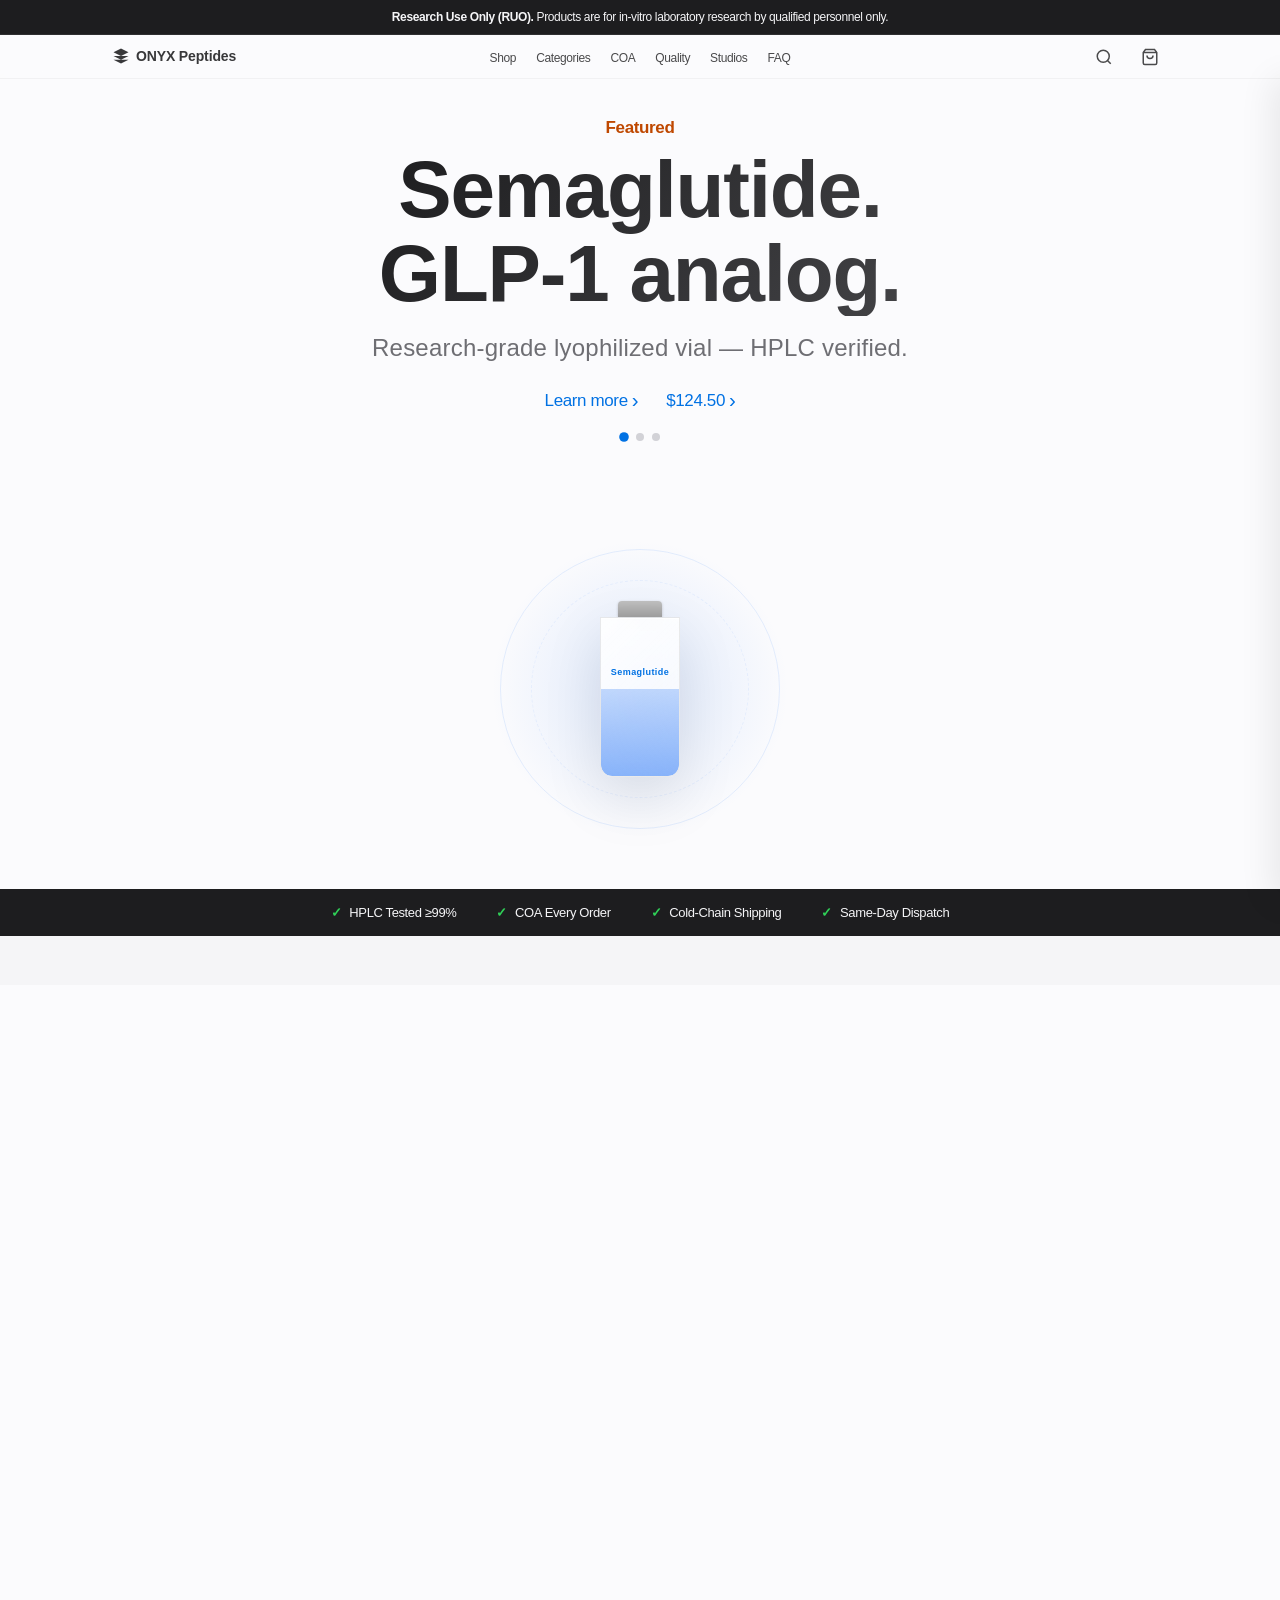
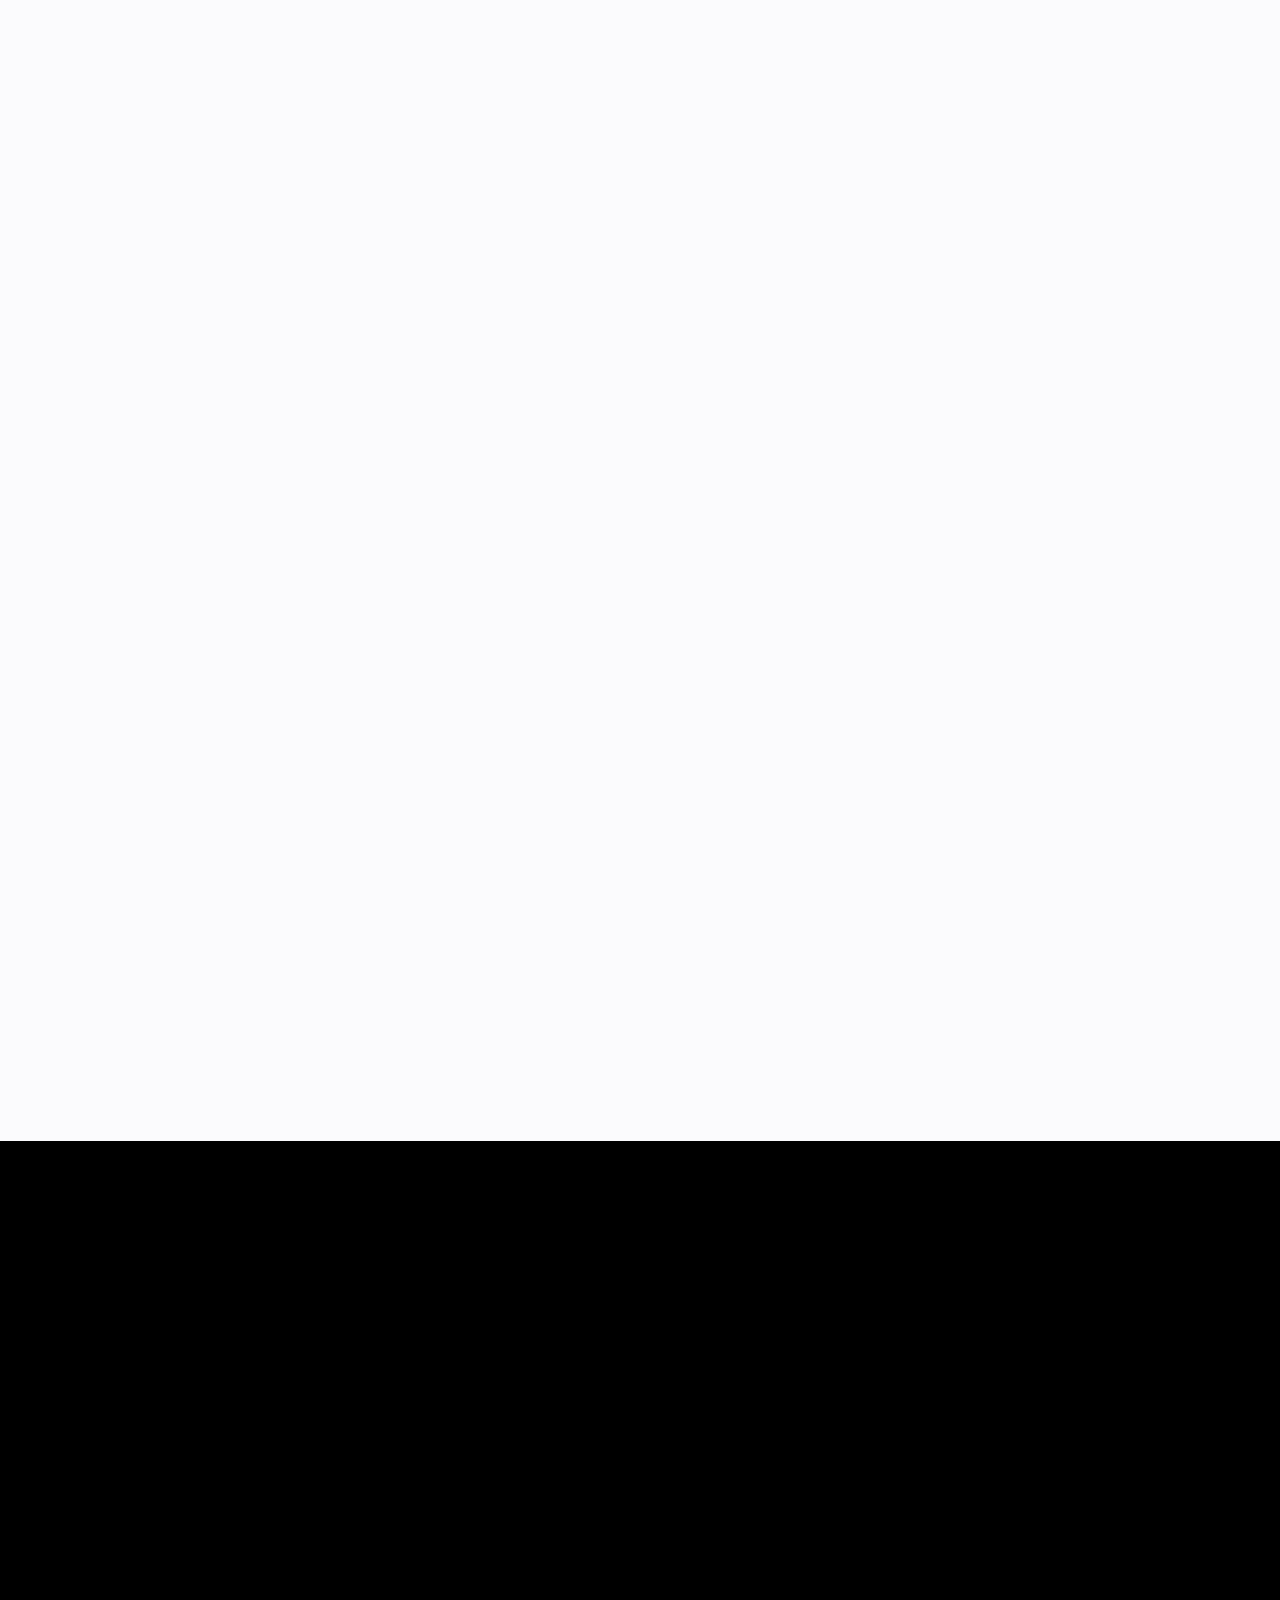
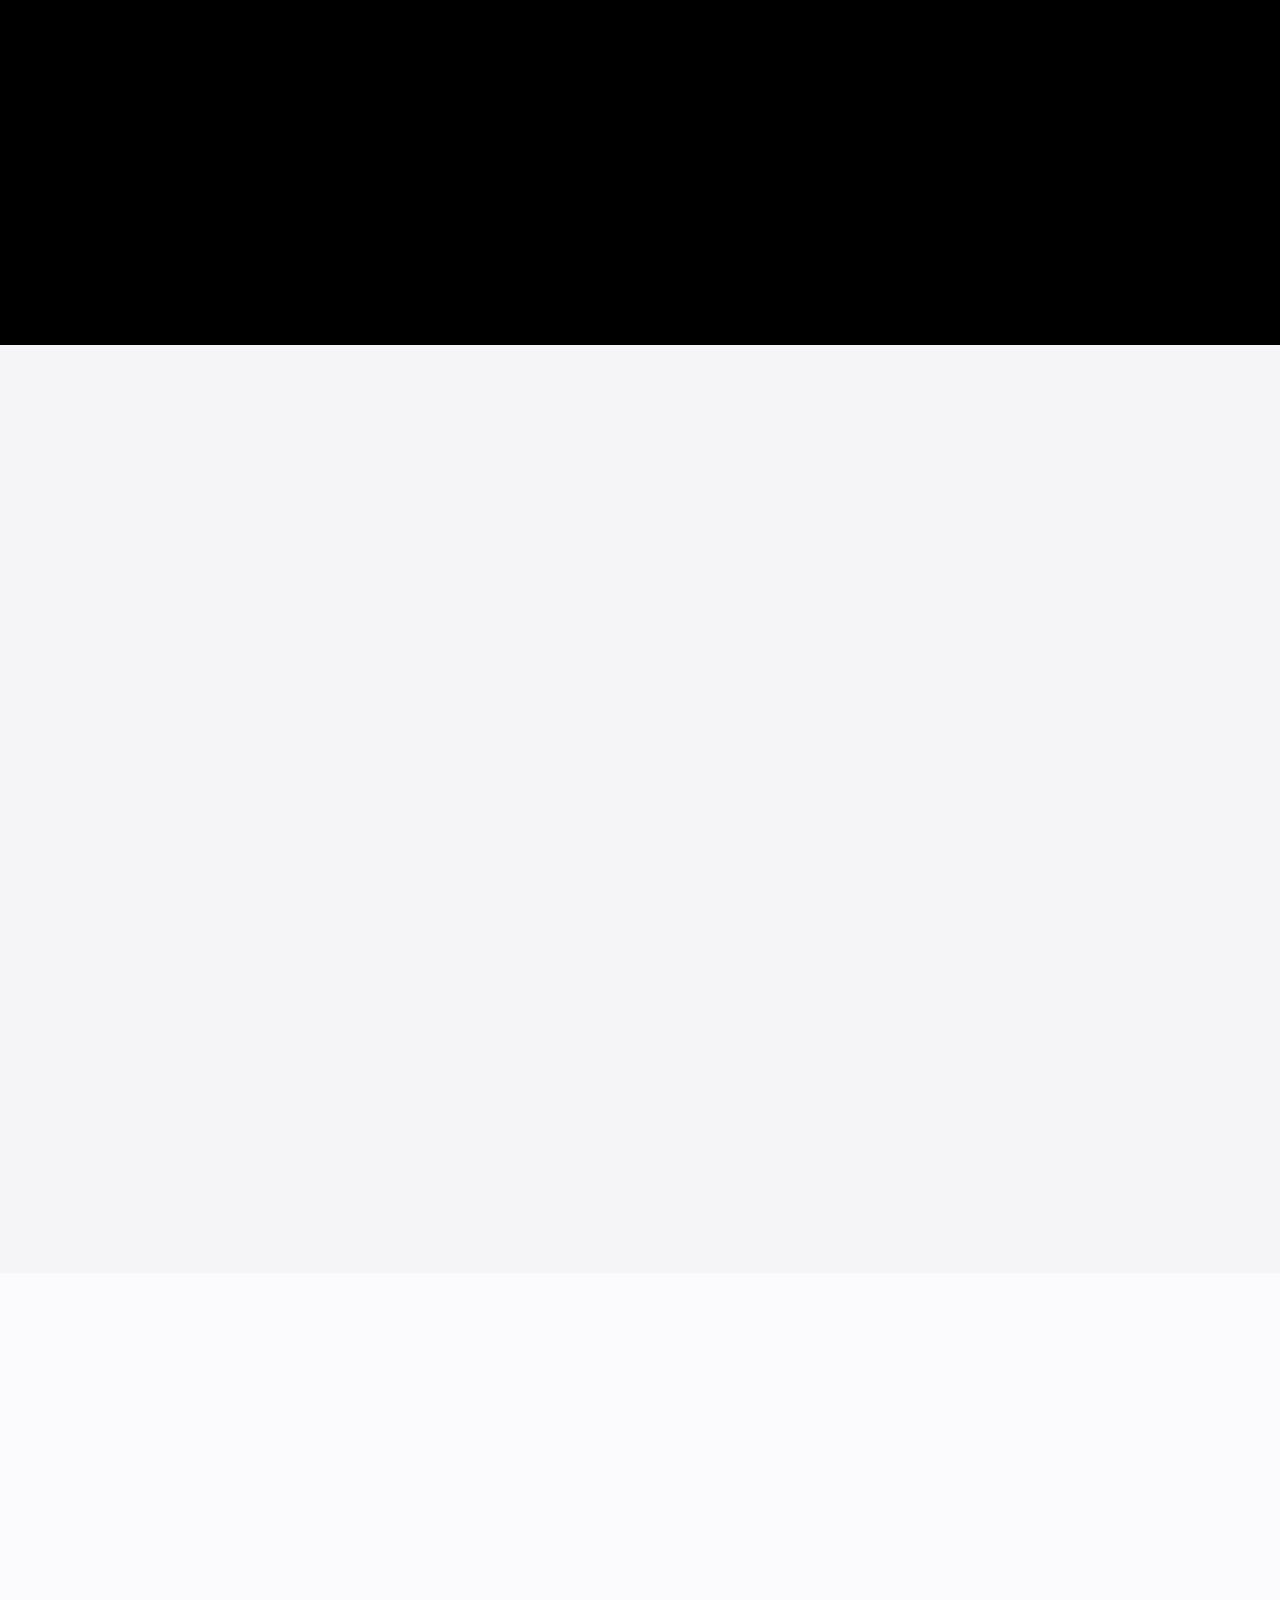
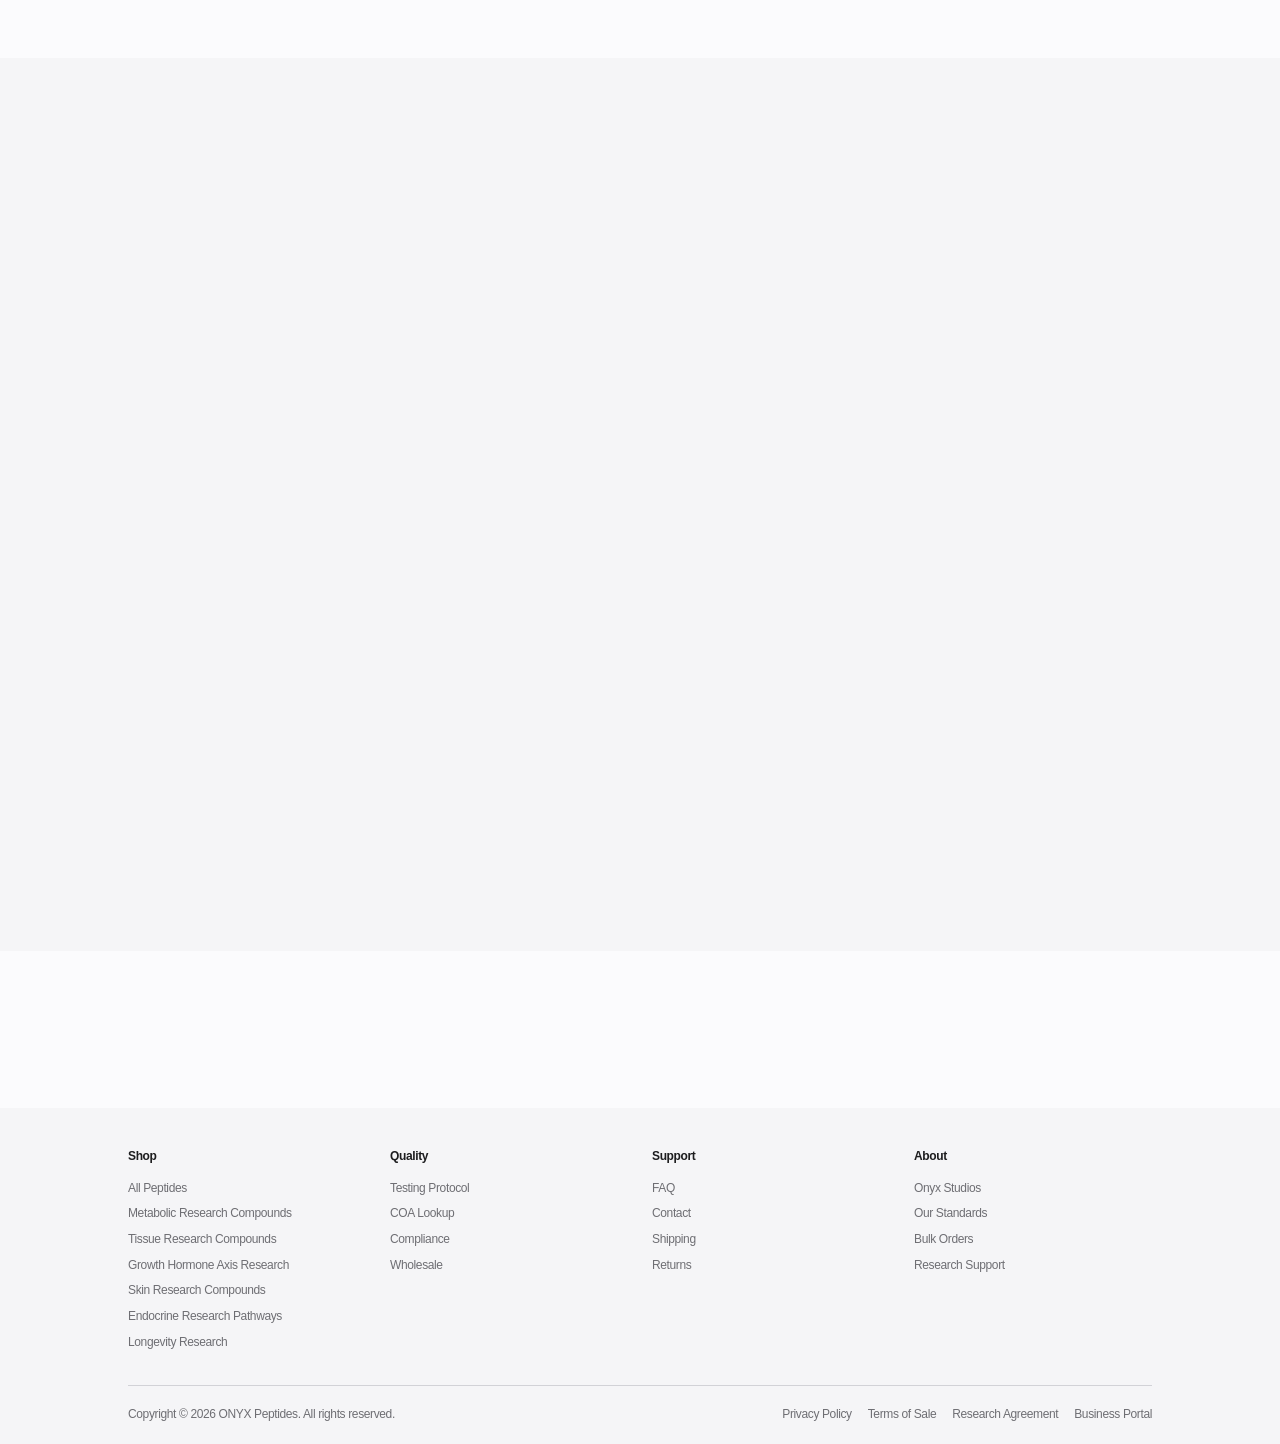
<file: product.html>
<!DOCTYPE html>
<html lang="en">
<head>
  <meta charset="UTF-8">
  <meta name="viewport" content="width=device-width, initial-scale=1.0">
  <title>Research Peptide — ONYX Peptides</title>
  <meta name="description" content="High-purity research peptides for in-vitro laboratory use. HPLC verified. Research use only.">
  <link rel="stylesheet" href="css/styles.css">
  <link rel="canonical" id="canonicalLink" href="">
</head>
<body>
  <p style="text-align:center;padding:40px;font-family:system-ui">Loading product…</p>
  <script src="js/config.js"></script>
  <script src="js/products.js"></script>
  <script>
    const id = new URLSearchParams(location.search).get('p') || new URLSearchParams(location.search).get('id');
    if (id && PRODUCTS[id]) {
      const p = PRODUCTS[id];
      document.title = `${p.name} — ONYX Peptides`;
      document.querySelector('meta[name="description"]').content =
        `${p.tagline}. ${p.purity} purity. HPLC verified. Research use only.`;
      document.getElementById('canonicalLink').href = location.origin + location.pathname + '?p=' + id;
      location.replace('peptides.html?product=' + id);
    } else {
      location.replace('peptides.html');
    }
  </script>
</body>
</html>
</file>
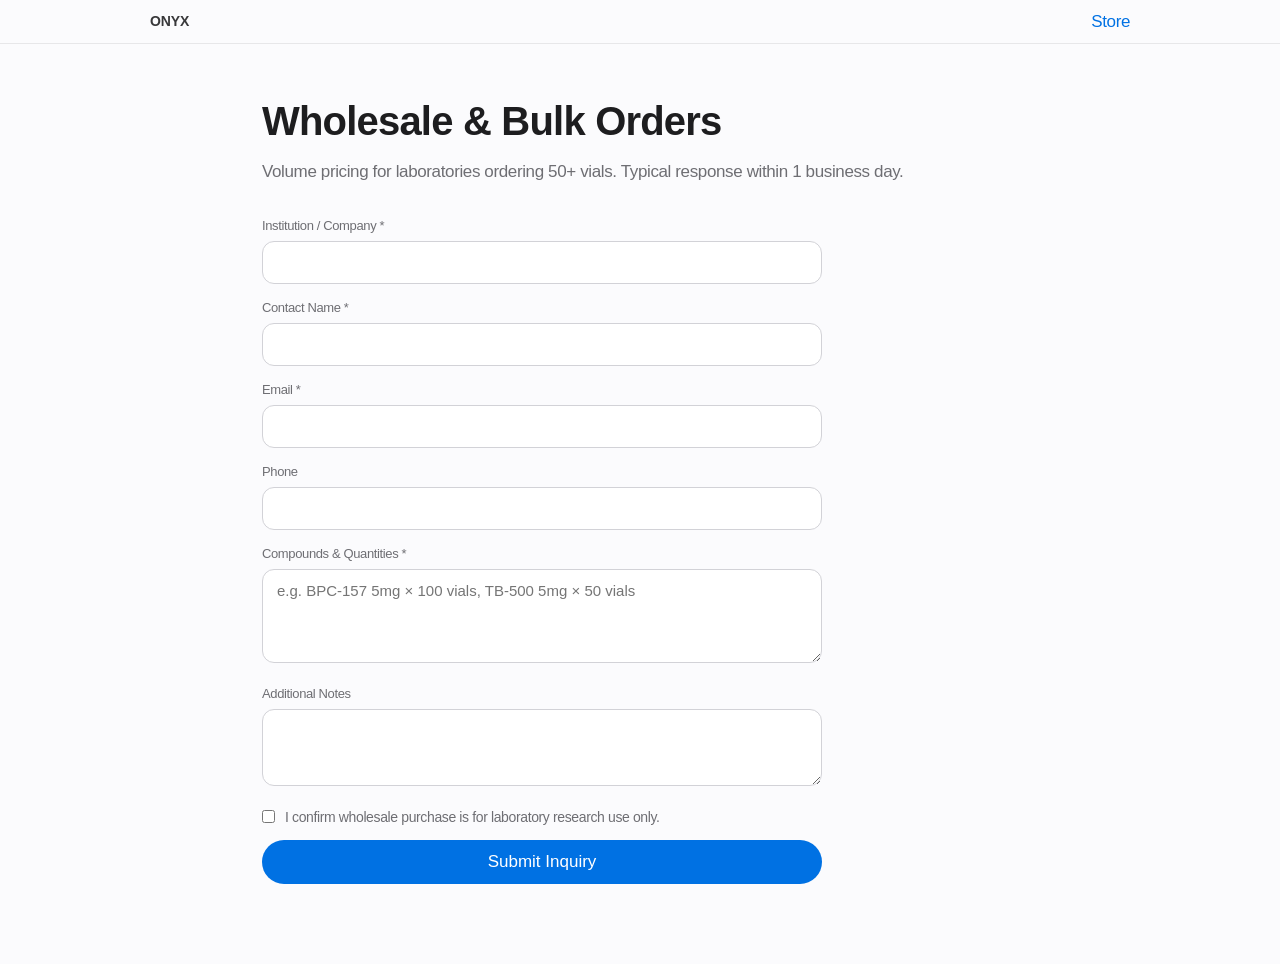
<file: wholesale.html>
<!DOCTYPE html>
<html lang="en">
<head>
  <meta charset="UTF-8">
  <meta name="viewport" content="width=device-width, initial-scale=1.0">
  <title>Wholesale Inquiry — ONYX Peptides</title>
  <meta name="description" content="Bulk and wholesale research peptide inquiries for laboratories and institutions.">
  <link rel="stylesheet" href="css/styles.css">
</head>
<body class="page-body">
  <nav class="global-nav scrolled">
    <div class="nav-content">
      <a href="index.html" class="nav-logo">ONYX</a>
      <a href="peptides.html#peptides" class="link-cta">Store</a>
    </div>
  </nav>
  <main class="page-main">
    <h1>Wholesale &amp; Bulk Orders</h1>
    <p class="page-sub">Volume pricing for laboratories ordering 50+ vials. Typical response within 1 business day.</p>
    <form class="wholesale-form" id="wholesaleForm">
      <label class="form-field"><span>Institution / Company *</span><input type="text" required id="wCompany"></label>
      <label class="form-field"><span>Contact Name *</span><input type="text" required id="wName"></label>
      <label class="form-field"><span>Email *</span><input type="email" required id="wEmail"></label>
      <label class="form-field"><span>Phone</span><input type="tel" id="wPhone"></label>
      <label class="form-field"><span>Compounds &amp; Quantities *</span><textarea required id="wProducts" rows="4" placeholder="e.g. BPC-157 5mg × 100 vials, TB-500 5mg × 50 vials"></textarea></label>
      <label class="form-field"><span>Additional Notes</span><textarea id="wNotes" rows="3"></textarea></label>
      <label class="check-label"><input type="checkbox" required> I confirm wholesale purchase is for laboratory research use only.</label>
      <button type="submit" class="btn-primary btn-full">Submit Inquiry</button>
    </form>
    <div id="wholesaleSuccess" class="form-success" hidden>
      <h2>Inquiry received.</h2>
      <p>Our team will respond within 1 business day at the email provided.</p>
      <a href="peptides.html" class="link-cta">Back to store ›</a>
    </div>
  </main>
  <script>
    document.getElementById('wholesaleForm').onsubmit = (e) => {
      e.preventDefault();
      const data = {
        company: wCompany.value, name: wName.value, email: wEmail.value,
        phone: wPhone.value, products: wProducts.value, notes: wNotes.value,
        date: new Date().toISOString(),
      };
      const inquiries = JSON.parse(localStorage.getItem('renvoa-wholesale') || '[]');
      inquiries.push(data);
      localStorage.setItem('renvoa-wholesale', JSON.stringify(inquiries));
      wholesaleForm.hidden = true;
      wholesaleSuccess.hidden = false;
    };
  </script>
</body>
</html>
</file>
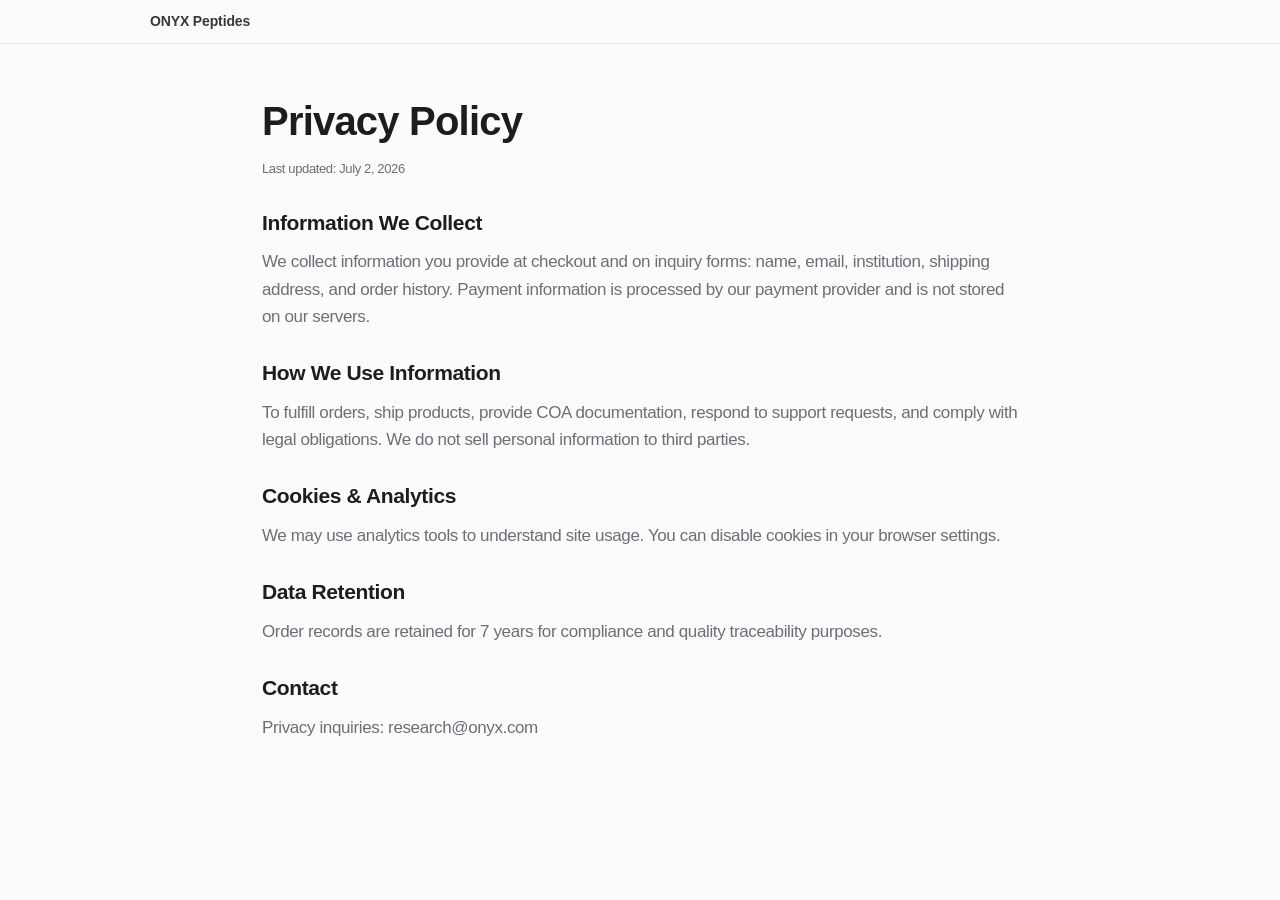
<file: legal/privacy.html>
<!DOCTYPE html>
<html lang="en">
<head>
  <meta charset="UTF-8">
  <meta name="viewport" content="width=device-width, initial-scale=1.0">
  <title>Privacy Policy — ONYX Peptides</title>
  <link rel="stylesheet" href="../css/styles.css">
</head>
<body class="page-body">
  <nav class="global-nav scrolled"><div class="nav-content"><a href="../index.html" class="nav-logo">ONYX Peptides</a></div></nav>
  <main class="page-main legal-page">
    <h1>Privacy Policy</h1>
    <p class="legal-updated">Last updated: July 2, 2026</p>
    <h2>Information We Collect</h2>
    <p>We collect information you provide at checkout and on inquiry forms: name, email, institution, shipping address, and order history. Payment information is processed by our payment provider and is not stored on our servers.</p>
    <h2>How We Use Information</h2>
    <p>To fulfill orders, ship products, provide COA documentation, respond to support requests, and comply with legal obligations. We do not sell personal information to third parties.</p>
    <h2>Cookies &amp; Analytics</h2>
    <p>We may use analytics tools to understand site usage. You can disable cookies in your browser settings.</p>
    <h2>Data Retention</h2>
    <p>Order records are retained for 7 years for compliance and quality traceability purposes.</p>
    <h2>Contact</h2>
    <p>Privacy inquiries: <a href="mailto:research@onyx.com">research@onyx.com</a></p>
  </main>
</body>
</html>
</file>
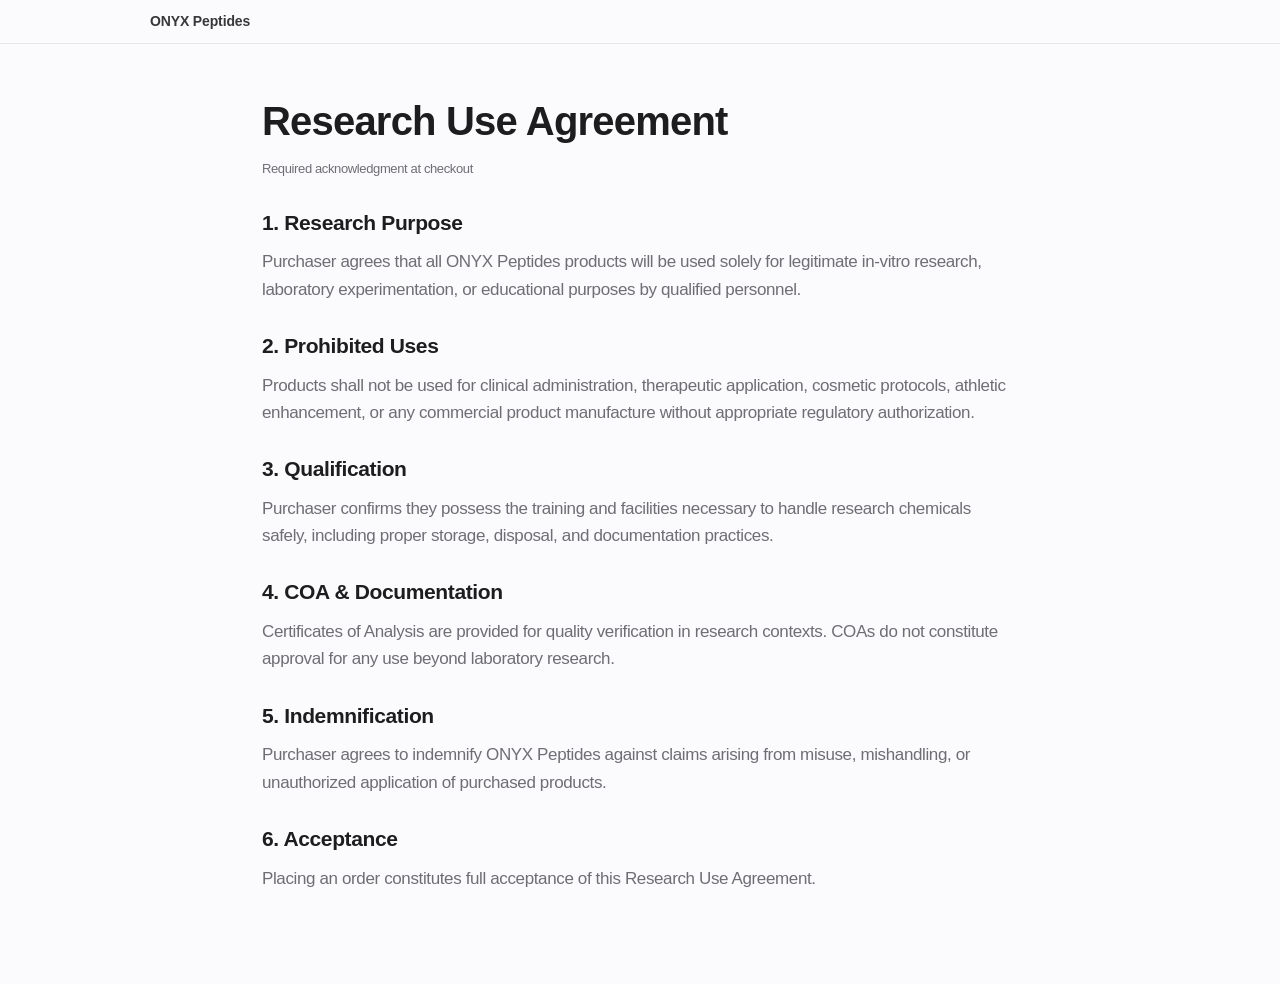
<file: legal/research-agreement.html>
<!DOCTYPE html>
<html lang="en">
<head>
  <meta charset="UTF-8">
  <meta name="viewport" content="width=device-width, initial-scale=1.0">
  <title>Research Use Agreement — ONYX Peptides</title>
  <link rel="stylesheet" href="../css/styles.css">
</head>
<body class="page-body">
  <nav class="global-nav scrolled"><div class="nav-content"><a href="../index.html" class="nav-logo">ONYX Peptides</a></div></nav>
  <main class="page-main legal-page">
    <h1>Research Use Agreement</h1>
    <p class="legal-updated">Required acknowledgment at checkout</p>
    <h2>1. Research Purpose</h2>
    <p>Purchaser agrees that all ONYX Peptides products will be used solely for legitimate in-vitro research, laboratory experimentation, or educational purposes by qualified personnel.</p>
    <h2>2. Prohibited Uses</h2>
    <p>Products shall not be used for clinical administration, therapeutic application, cosmetic protocols, athletic enhancement, or any commercial product manufacture without appropriate regulatory authorization.</p>
    <h2>3. Qualification</h2>
    <p>Purchaser confirms they possess the training and facilities necessary to handle research chemicals safely, including proper storage, disposal, and documentation practices.</p>
    <h2>4. COA &amp; Documentation</h2>
    <p>Certificates of Analysis are provided for quality verification in research contexts. COAs do not constitute approval for any use beyond laboratory research.</p>
    <h2>5. Indemnification</h2>
    <p>Purchaser agrees to indemnify ONYX Peptides against claims arising from misuse, mishandling, or unauthorized application of purchased products.</p>
    <h2>6. Acceptance</h2>
    <p>Placing an order constitutes full acceptance of this Research Use Agreement.</p>
  </main>
</body>
</html>
</file>
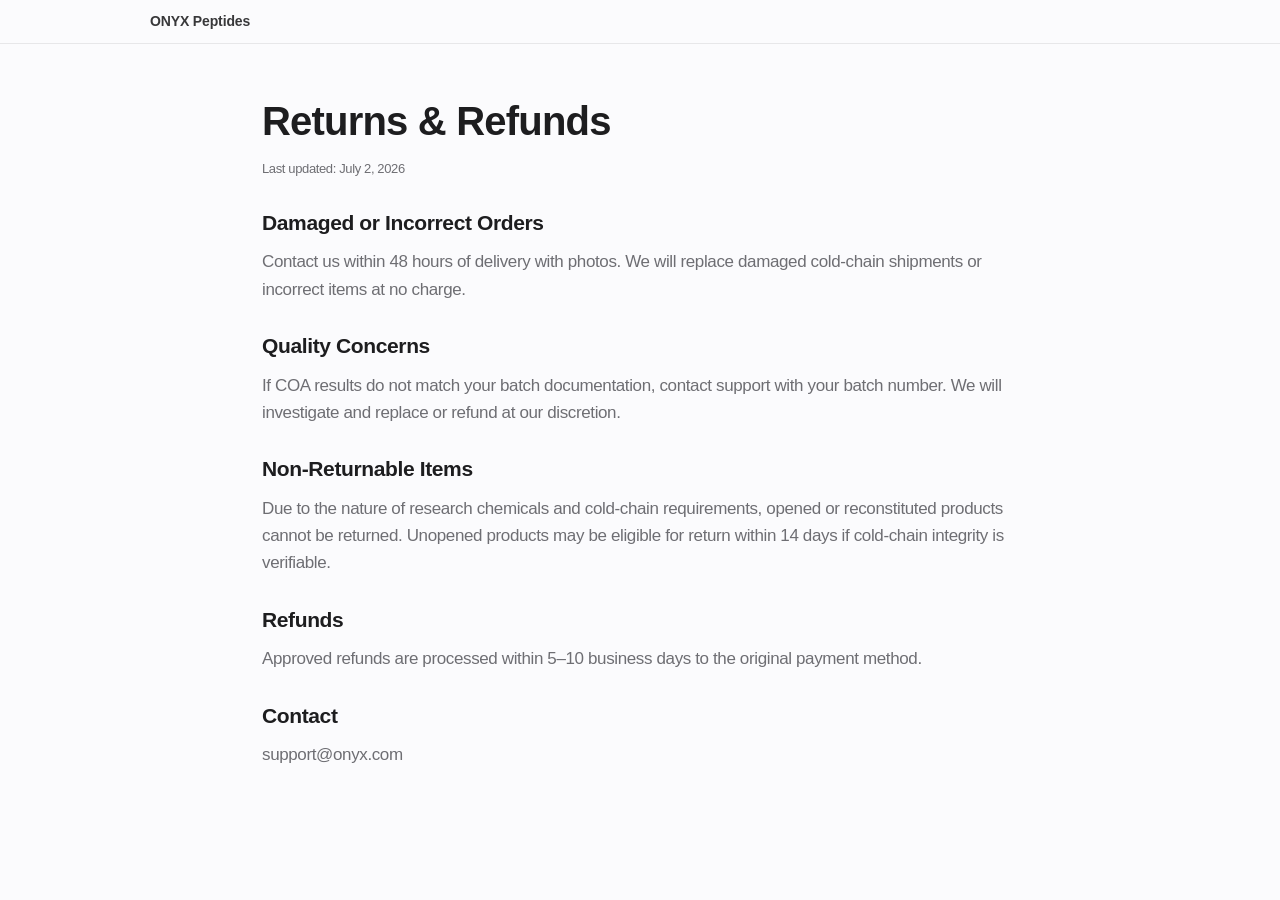
<file: legal/returns.html>
<!DOCTYPE html>
<html lang="en">
<head>
  <meta charset="UTF-8">
  <meta name="viewport" content="width=device-width, initial-scale=1.0">
  <title>Returns &amp; Refunds — ONYX Peptides</title>
  <link rel="stylesheet" href="../css/styles.css">
</head>
<body class="page-body">
  <nav class="global-nav scrolled"><div class="nav-content"><a href="../index.html" class="nav-logo">ONYX Peptides</a></div></nav>
  <main class="page-main legal-page">
    <h1>Returns &amp; Refunds</h1>
    <p class="legal-updated">Last updated: July 2, 2026</p>
    <h2>Damaged or Incorrect Orders</h2>
    <p>Contact us within 48 hours of delivery with photos. We will replace damaged cold-chain shipments or incorrect items at no charge.</p>
    <h2>Quality Concerns</h2>
    <p>If COA results do not match your batch documentation, contact support with your batch number. We will investigate and replace or refund at our discretion.</p>
    <h2>Non-Returnable Items</h2>
    <p>Due to the nature of research chemicals and cold-chain requirements, opened or reconstituted products cannot be returned. Unopened products may be eligible for return within 14 days if cold-chain integrity is verifiable.</p>
    <h2>Refunds</h2>
    <p>Approved refunds are processed within 5–10 business days to the original payment method.</p>
    <h2>Contact</h2>
    <p><a href="mailto:support@onyx.com">support@onyx.com</a></p>
  </main>
</body>
</html>
</file>
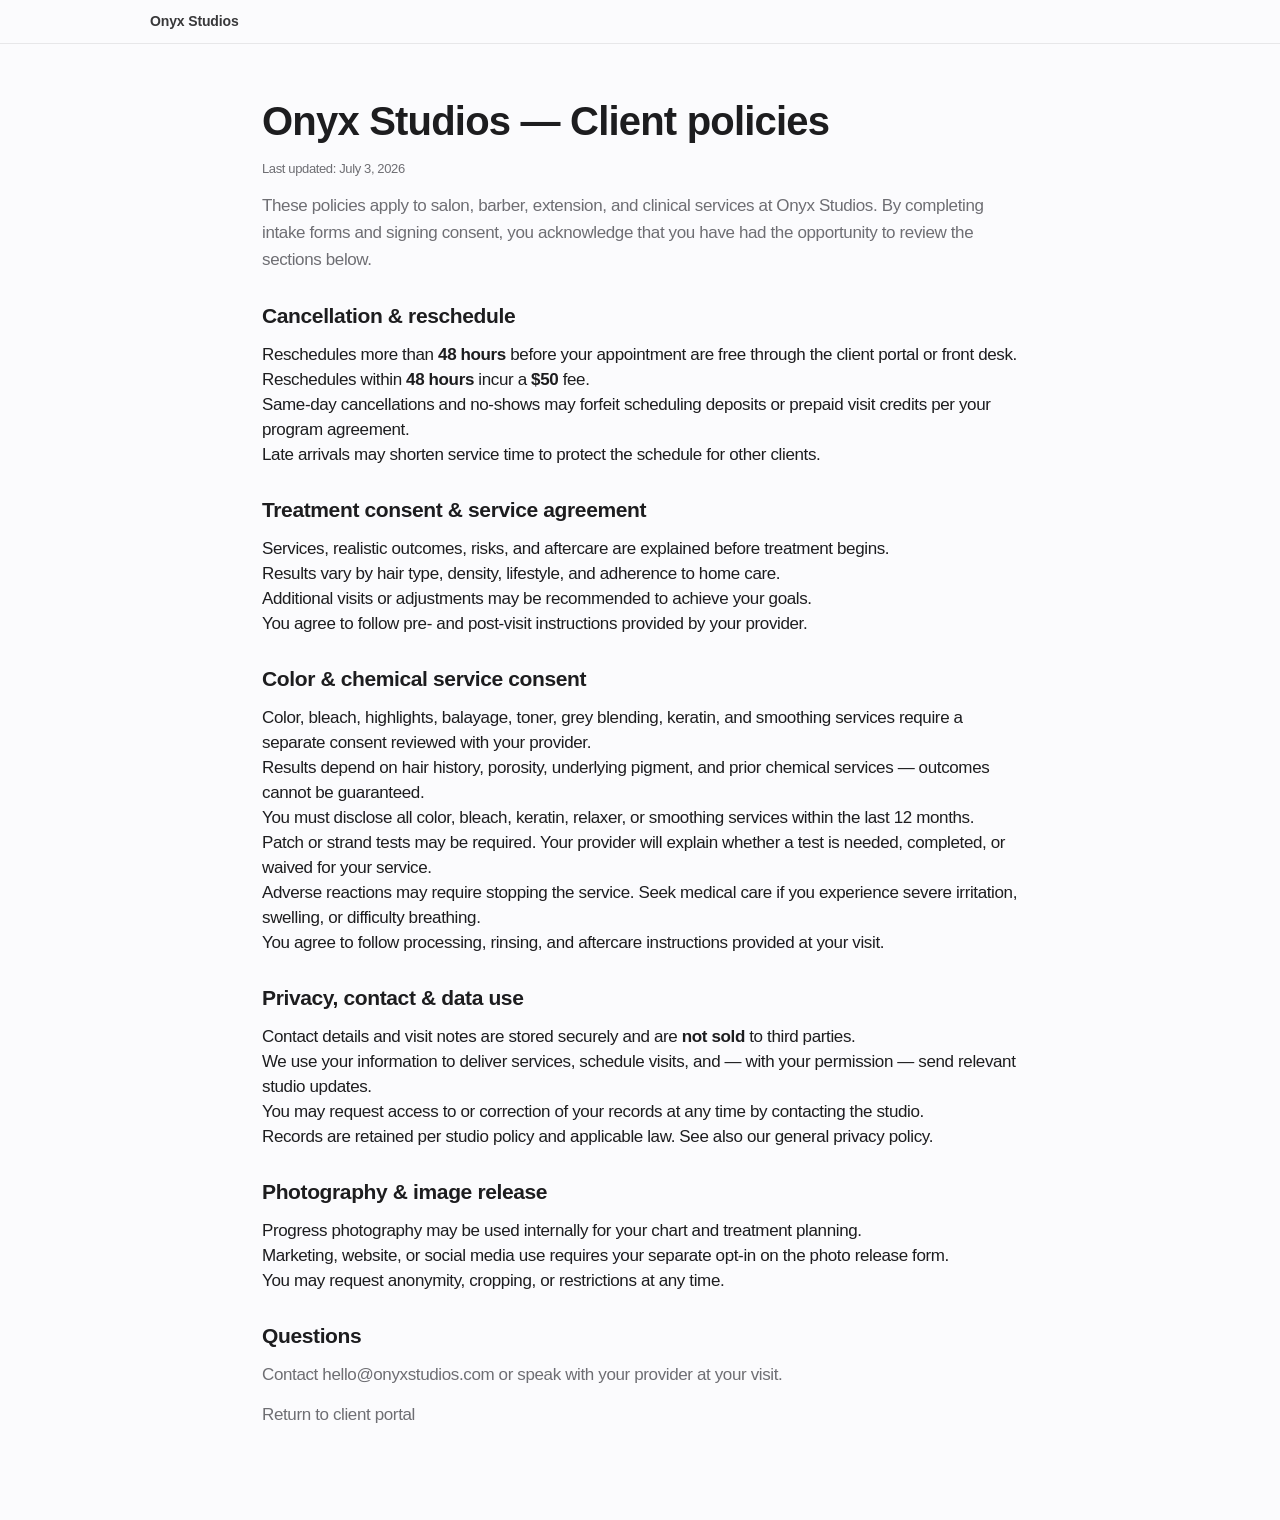
<file: legal/studio-policies.html>
<!DOCTYPE html>
<html lang="en">
<head>
  <meta charset="UTF-8">
  <meta name="viewport" content="width=device-width, initial-scale=1.0">
  <title>Studio Policies — Onyx Studios</title>
  <link rel="stylesheet" href="../css/styles.css">
</head>
<body class="page-body">
  <nav class="global-nav scrolled"><div class="nav-content"><a href="../studios.html" class="nav-logo">Onyx Studios</a></div></nav>
  <main class="page-main legal-page">
    <h1>Onyx Studios — Client policies</h1>
    <p class="legal-updated">Last updated: July 3, 2026</p>
    <p>These policies apply to salon, barber, extension, and clinical services at Onyx Studios. By completing intake forms and signing consent, you acknowledge that you have had the opportunity to review the sections below.</p>

    <h2 id="cancellation">Cancellation &amp; reschedule</h2>
    <ul>
      <li>Reschedules more than <strong>48 hours</strong> before your appointment are free through the client portal or front desk.</li>
      <li>Reschedules within <strong>48 hours</strong> incur a <strong>$50</strong> fee.</li>
      <li>Same-day cancellations and no-shows may forfeit scheduling deposits or prepaid visit credits per your program agreement.</li>
      <li>Late arrivals may shorten service time to protect the schedule for other clients.</li>
    </ul>

    <h2 id="treatment-consent">Treatment consent &amp; service agreement</h2>
    <ul>
      <li>Services, realistic outcomes, risks, and aftercare are explained before treatment begins.</li>
      <li>Results vary by hair type, density, lifestyle, and adherence to home care.</li>
      <li>Additional visits or adjustments may be recommended to achieve your goals.</li>
      <li>You agree to follow pre- and post-visit instructions provided by your provider.</li>
    </ul>

    <h2 id="color-consent">Color &amp; chemical service consent</h2>
    <ul>
      <li>Color, bleach, highlights, balayage, toner, grey blending, keratin, and smoothing services require a separate consent reviewed with your provider.</li>
      <li>Results depend on hair history, porosity, underlying pigment, and prior chemical services — outcomes cannot be guaranteed.</li>
      <li>You must disclose all color, bleach, keratin, relaxer, or smoothing services within the last 12 months.</li>
      <li>Patch or strand tests may be required. Your provider will explain whether a test is needed, completed, or waived for your service.</li>
      <li>Adverse reactions may require stopping the service. Seek medical care if you experience severe irritation, swelling, or difficulty breathing.</li>
      <li>You agree to follow processing, rinsing, and aftercare instructions provided at your visit.</li>
    </ul>

    <h2 id="privacy">Privacy, contact &amp; data use</h2>
    <ul>
      <li>Contact details and visit notes are stored securely and are <strong>not sold</strong> to third parties.</li>
      <li>We use your information to deliver services, schedule visits, and — with your permission — send relevant studio updates.</li>
      <li>You may request access to or correction of your records at any time by contacting the studio.</li>
      <li>Records are retained per studio policy and applicable law. See also our <a href="privacy.html">general privacy policy</a>.</li>
    </ul>

    <h2 id="photo-release">Photography &amp; image release</h2>
    <ul>
      <li>Progress photography may be used internally for your chart and treatment planning.</li>
      <li>Marketing, website, or social media use requires your separate opt-in on the photo release form.</li>
      <li>You may request anonymity, cropping, or restrictions at any time.</li>
    </ul>

    <h2>Questions</h2>
    <p>Contact <a href="mailto:hello@onyxstudios.com">hello@onyxstudios.com</a> or speak with your provider at your visit.</p>
    <p><a href="../studios.html#portal">Return to client portal</a></p>
  </main>
</body>
</html>
</file>
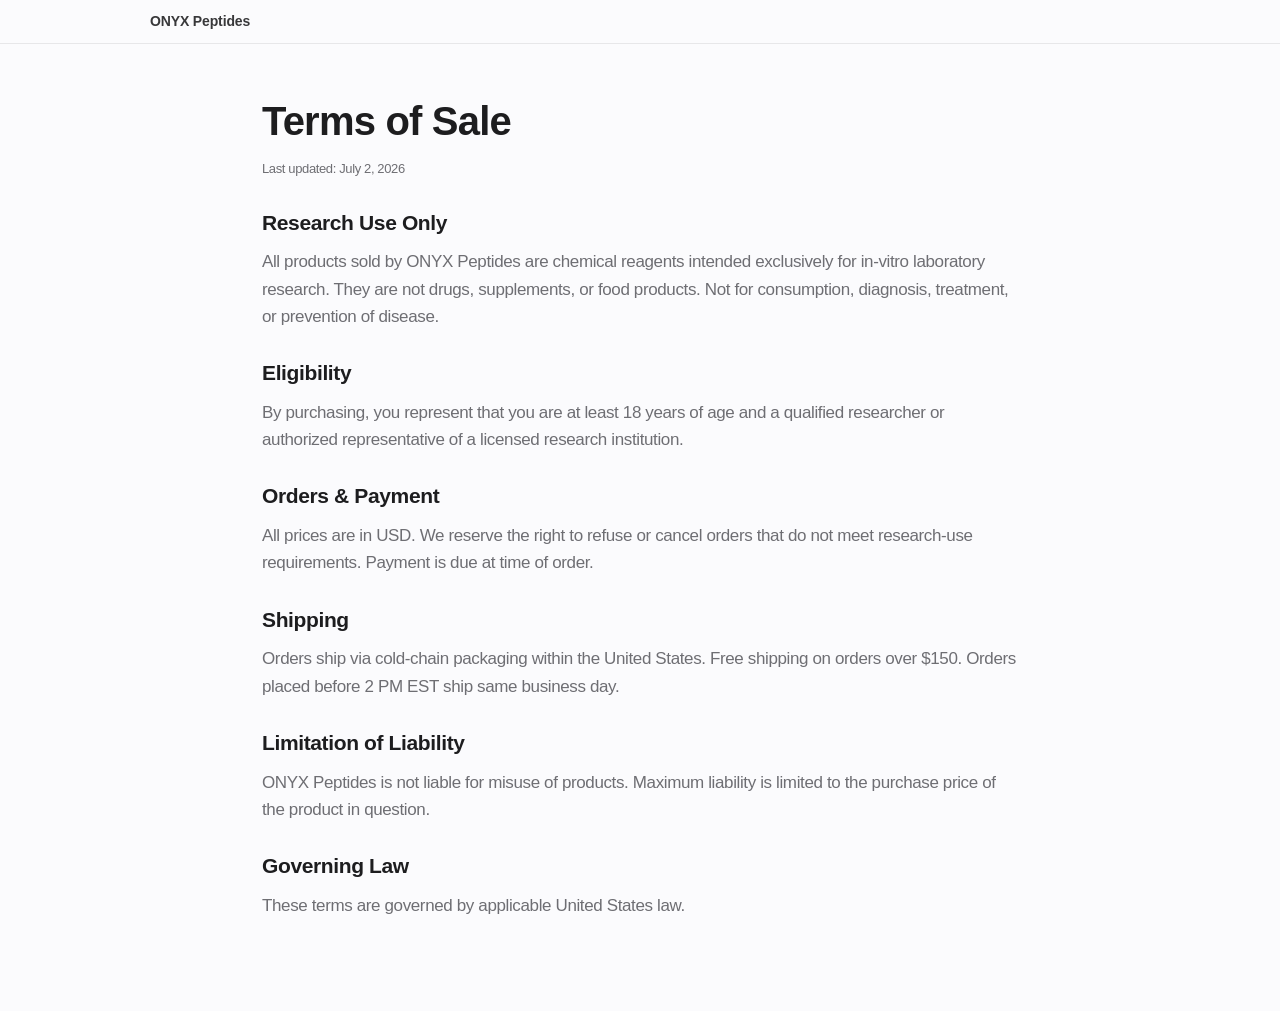
<file: legal/terms.html>
<!DOCTYPE html>
<html lang="en">
<head>
  <meta charset="UTF-8">
  <meta name="viewport" content="width=device-width, initial-scale=1.0">
  <title>Terms of Sale — ONYX Peptides</title>
  <link rel="stylesheet" href="../css/styles.css">
</head>
<body class="page-body">
  <nav class="global-nav scrolled"><div class="nav-content"><a href="../index.html" class="nav-logo">ONYX Peptides</a></div></nav>
  <main class="page-main legal-page">
    <h1>Terms of Sale</h1>
    <p class="legal-updated">Last updated: July 2, 2026</p>
    <h2>Research Use Only</h2>
    <p>All products sold by ONYX Peptides are chemical reagents intended exclusively for in-vitro laboratory research. They are not drugs, supplements, or food products. Not for consumption, diagnosis, treatment, or prevention of disease.</p>
    <h2>Eligibility</h2>
    <p>By purchasing, you represent that you are at least 18 years of age and a qualified researcher or authorized representative of a licensed research institution.</p>
    <h2>Orders &amp; Payment</h2>
    <p>All prices are in USD. We reserve the right to refuse or cancel orders that do not meet research-use requirements. Payment is due at time of order.</p>
    <h2 id="shipping">Shipping</h2>
    <p>Orders ship via cold-chain packaging within the United States. Free shipping on orders over $150. Orders placed before 2 PM EST ship same business day.</p>
    <h2>Limitation of Liability</h2>
    <p>ONYX Peptides is not liable for misuse of products. Maximum liability is limited to the purchase price of the product in question.</p>
    <h2>Governing Law</h2>
    <p>These terms are governed by applicable United States law.</p>
  </main>
</body>
</html>
</file>
<file: css/gateway.css>
/* Onyx gateway — Apple-style product picker */
*, *::before, *::after { box-sizing: border-box; margin: 0; padding: 0; }

html, body {
  height: 100%;
  overflow: hidden;
  overscroll-behavior: none;
}

body {
  font-family: -apple-system, BlinkMacSystemFont, "SF Pro Display", "Helvetica Neue", Arial, sans-serif;
  -webkit-font-smoothing: antialiased;
  background: #f5f5f7;
  color: #1d1d1f;
}

a { color: inherit; text-decoration: none; }
ul { list-style: none; }

.gateway-ruo {
  position: fixed;
  top: 0;
  left: 0;
  right: 0;
  z-index: 300;
  padding: 6px 12px;
  text-align: center;
  font-size: 11px;
  line-height: 1.45;
  color: #f5f5f7;
  background: #1d1d1f;
}

.gateway-ruo strong {
  font-weight: 600;
}

:root {
  --ease-spring: cubic-bezier(0.34, 1.25, 0.64, 1);
  --ease-out: cubic-bezier(0.22, 1, 0.36, 1);
  --ease-open: cubic-bezier(0.16, 1, 0.3, 1);
  --dur-panel: 0.75s;
  --dur-open: 0.82s;
  --blue: #0071e3;
  --hair-accent: #c9a87c;
}

/* ---- Center hero (main focus) — position driven by JS ---- */
.gateway-hero-center {
  position: fixed;
  left: 50%;
  top: 50%;
  transform: translate(-50%, -50%);
  z-index: 30;
  text-align: center;
  pointer-events: none;
  will-change: left, top, transform, opacity;
}

.gateway-hero-center.is-in-panel .gateway-logo-hero {
  pointer-events: none;
}

.gateway-logo-hero {
  display: block;
  pointer-events: auto;
  font-size: clamp(72px, 18vw, 168px);
  font-weight: 700;
  letter-spacing: 0.3em;
  text-indent: 0.3em;
  color: #1d1d1f;
  line-height: 1;
  text-shadow:
    0 2px 48px rgba(255, 255, 255, 0.95),
    0 0 80px rgba(255, 255, 255, 0.5);
  transition: letter-spacing 0.5s var(--ease-out), color 0.4s;
}

.gateway-logo-hero:hover {
  letter-spacing: 0.32em;
  text-indent: 0.32em;
}

.gateway-hero-sub {
  margin-top: 14px;
  font-size: clamp(13px, 1.6vw, 16px);
  font-weight: 500;
  letter-spacing: 0.2em;
  text-transform: uppercase;
  color: #86868b;
  transition: opacity 0.35s var(--ease-out), transform 0.45s var(--ease-out);
}

.gateway-hero-sub span {
  margin: 0 0.35em;
  opacity: 0.5;
}

.gateway-hero-center.is-in-hair .gateway-logo-hero {
  color: rgba(245, 245, 247, 0.55);
  text-shadow: 0 2px 32px rgba(0, 0, 0, 0.35);
}

/* ---- Split grid — width driven by --split via JS ---- */
.renova-gateway {
  --split: 0.5;
  --p-focus: 0;
  --h-focus: 0;
  --focus: 0;
  display: grid;
  grid-template-columns: 50fr 50fr;
  height: 100vh;
  height: 100dvh;
  width: 100%;
  touch-action: pan-x pan-y;
}

.renova-gateway.is-touch-ui,
body.gateway-touch {
  touch-action: none;
  overscroll-behavior: none;
}

body.gateway-touch .gateway-panel {
  touch-action: none;
  -webkit-user-select: none;
  user-select: none;
}

.renova-gateway.is-swiping,
.renova-gateway.is-navigating {
  touch-action: none;
}

.gateway-panel {
  position: relative;
  z-index: 1;
  display: flex;
  flex-direction: column;
  height: 100%;
  overflow: hidden;
  cursor: pointer;
  outline: none;
}

/* Panel backgrounds — product-profile palettes */
.gateway-panel-bg {
  position: absolute;
  inset: 0;
  transition: opacity 0.55s ease, filter 0.55s ease;
  overflow: hidden;
}

.gateway-panel-peptides .gateway-panel-bg {
  background: linear-gradient(180deg, #fbfbfd 0%, #f0f4fa 55%, #e8eef8 100%);
}

.gateway-panel-hair .gateway-panel-bg {
  background:
    radial-gradient(ellipse 90% 55% at 50% 28%, rgba(201, 168, 124, 0.1) 0%, transparent 58%),
    radial-gradient(ellipse 55% 45% at 78% 72%, rgba(90, 74, 58, 0.14) 0%, transparent 52%),
    linear-gradient(180deg, #2a2624 0%, #1d1b19 50%, #141210 100%);
}

.gateway-panel-hair .gateway-panel-bg::after {
  content: '';
  position: absolute;
  inset: 0;
  background: radial-gradient(circle at 20% 80%, rgba(201, 168, 124, 0.04) 0%, transparent 42%);
  pointer-events: none;
}

/* Tint veil — clears proportionally with cursor focus */
.gateway-panel-veil {
  position: absolute;
  inset: 0;
  z-index: 6;
  pointer-events: none;
}

.gateway-panel-peptides .gateway-panel-veil {
  background: linear-gradient(180deg, rgba(251, 251, 253, 0.94) 0%, rgba(220, 228, 240, 0.9) 100%);
}

.gateway-panel-hair .gateway-panel-veil {
  background: linear-gradient(180deg, rgba(0, 0, 0, 0.72) 0%, rgba(0, 0, 0, 0.82) 100%);
}

/* Panel reveal — proportional to cursor position */
.gateway-panel-peptides .gateway-panel-veil {
  opacity: calc(1 - var(--p-focus, 0) + var(--h-focus, 0) * 0.92);
  transition: opacity 0.22s ease-out;
}

.gateway-panel-hair .gateway-panel-veil {
  opacity: calc(1 - var(--h-focus, 0) + var(--p-focus, 0) * 0.92);
  transition: opacity 0.22s ease-out;
}

.gateway-panel-peptides .gateway-stage,
.gateway-panel-peptides .gateway-panel-inner {
  opacity: calc(0.22 + 0.78 * var(--p-focus, 0));
  filter: saturate(calc(0.3 + 0.7 * var(--p-focus, 0))) blur(calc(0.6px * (1 - var(--p-focus, 0))));
  transition: opacity 0.18s ease-out, filter 0.22s ease-out, transform 0.22s var(--ease-out);
}

.gateway-panel-hair .gateway-stage,
.gateway-panel-hair .gateway-panel-inner {
  opacity: calc(0.22 + 0.78 * var(--h-focus, 0));
  filter: saturate(calc(0.3 + 0.7 * var(--h-focus, 0))) blur(calc(0.6px * (1 - var(--h-focus, 0))));
  transition: opacity 0.18s ease-out, filter 0.22s ease-out, transform 0.22s var(--ease-out);
}

.gateway-panel-peptides .gateway-panel-inner {
  transform: translateY(calc(-6px * var(--p-focus, 0)));
}

.gateway-panel-hair .gateway-panel-inner {
  transform: translateY(calc(-6px * var(--h-focus, 0)));
}

/* ---- Product stage (Apple hero placement) ---- */
.gateway-stage {
  position: relative;
  flex: 1;
  display: flex;
  align-items: center;
  justify-content: center;
  min-height: 0;
  padding: 48px 24px 0;
  z-index: 2;
}

.gateway-product {
  position: relative;
  width: min(320px, 70%);
  height: min(340px, 55vh);
  display: flex;
  align-items: flex-end;
  justify-content: center;
  will-change: transform, opacity;
}

.gateway-panel-peptides .gateway-product {
  opacity: calc(0.55 + 0.45 * var(--p-focus, 0));
  transition: opacity 0.2s ease-out;
}

.gateway-panel-hair .gateway-product {
  opacity: calc(0.55 + 0.45 * var(--h-focus, 0));
  transition: opacity 0.2s ease-out;
}

/* Glow + orbit */
.gp-glow {
  position: absolute;
  left: 50%;
  top: 42%;
  transform: translate(-50%, -50%);
  width: 260px;
  height: 260px;
  border-radius: 50%;
  pointer-events: none;
  transition: transform 0.6s var(--ease-spring), opacity 0.4s;
}

.gp-glow-blue {
  background: radial-gradient(circle, rgba(0, 113, 227, 0.18) 0%, transparent 68%);
}

.gp-glow-warm {
  background: radial-gradient(circle, rgba(201, 168, 124, 0.2) 0%, rgba(90, 74, 58, 0.08) 40%, transparent 72%);
}

.gp-orbit {
  position: absolute;
  left: 50%;
  top: 40%;
  transform: translate(-50%, -50%);
  width: 240px;
  height: 240px;
  border-radius: 50%;
  pointer-events: none;
  transition: transform 0.8s var(--ease-out), opacity 0.4s;
}

.gp-orbit-blue {
  border: 1px solid rgba(0, 113, 227, 0.1);
}

.gp-orbit-warm {
  border: 1px solid rgba(201, 168, 124, 0.14);
}

.gateway-product-hair .gp-orbit-warm::after {
  content: '';
  position: absolute;
  inset: 18px;
  border-radius: 50%;
  border: 1px solid rgba(201, 168, 124, 0.06);
}

.is-panel-hot .gp-orbit {
  animation: gpSpin 24s linear infinite;
}

@keyframes gpSpin {
  to { transform: translate(-50%, -50%) rotate(360deg); }
}

.gp-float {
  position: relative;
  z-index: 2;
  animation: gpFloat 5s ease-in-out infinite;
}

.is-panel-hot .gp-float {
  animation-duration: 4s;
}

@keyframes gpFloat {
  0%, 100% { transform: translateY(0); }
  50% { transform: translateY(-14px); }
}

/* Pedestal shadow — Apple product stand */
.gp-pedestal {
  position: absolute;
  bottom: 8%;
  left: 50%;
  transform: translateX(-50%);
  width: 55%;
  height: 12px;
  border-radius: 50%;
  background: radial-gradient(ellipse, rgba(0, 0, 0, 0.14) 0%, transparent 72%);
  filter: blur(4px);
  transition: transform 0.6s var(--ease-spring), opacity 0.4s;
}

.gp-pedestal-dark {
  background: radial-gradient(ellipse, rgba(0, 0, 0, 0.55) 0%, transparent 72%);
}

.is-panel-hot .gp-pedestal {
  transform: translateX(-50%) scale(1.15);
}

/* ---- Peptide vial product ---- */
.gp-vial {
  position: relative;
  margin: 0 auto;
}

.gp-vial-cap {
  width: 46px;
  height: 14px;
  margin: 0 auto;
  border-radius: 4px 4px 0 0;
  background: linear-gradient(180deg, #e8e8ed, #b8b8be);
  box-shadow: inset 0 1px 0 rgba(255, 255, 255, 0.8);
}

.gp-vial-body {
  position: relative;
  width: 76px;
  height: 168px;
  margin: 0 auto;
  border-radius: 0 0 14px 14px;
  background: linear-gradient(135deg, rgba(255, 255, 255, 0.97), rgba(245, 248, 255, 0.85));
  border: 1px solid rgba(0, 0, 0, 0.06);
  box-shadow:
    0 24px 48px rgba(0, 50, 120, 0.12),
    0 8px 20px rgba(0, 0, 0, 0.06),
    inset 0 1px 0 rgba(255, 255, 255, 1);
  overflow: hidden;
}

.gp-vial-label {
  position: absolute;
  top: 28%;
  left: 50%;
  transform: translateX(-50%);
  font-size: 8px;
  font-weight: 700;
  letter-spacing: 0.08em;
  color: var(--blue);
  white-space: nowrap;
}

.gp-vial-sub {
  position: absolute;
  top: 38%;
  left: 50%;
  transform: translateX(-50%);
  font-size: 6px;
  font-weight: 600;
  letter-spacing: 0.04em;
  color: #86868b;
  white-space: nowrap;
}

.gp-vial-fill {
  position: absolute;
  bottom: 0;
  left: 0;
  right: 0;
  height: 52%;
  background: linear-gradient(180deg, rgba(0, 113, 227, 0.25), rgba(0, 113, 227, 0.55));
  border-radius: 0 0 13px 13px;
}

.gp-vial-ghost {
  position: absolute;
  top: 12px;
  right: -48px;
  transform: scale(0.72) rotate(8deg);
  opacity: 0.45;
  filter: blur(0.3px);
}

/* ---- Hair sculpt (CSS — blends into dark panel like vial on light) ---- */
.gp-hair-sculpt {
  position: relative;
  width: 176px;
  height: 210px;
  margin: 0 auto;
  transition: transform 0.65s var(--ease-spring);
}

.is-panel-hot .gp-hair-sculpt:not(.gp-hair-sculpt-ghost) {
  transform: translateY(-8px);
}

.gp-hs-aura {
  position: absolute;
  left: 50%;
  top: 42%;
  width: 200px;
  height: 160px;
  transform: translate(-50%, -50%);
  border-radius: 50%;
  background: radial-gradient(ellipse, rgba(201, 168, 124, 0.08) 0%, transparent 68%);
  pointer-events: none;
}

.gp-hs-crown {
  position: relative;
  z-index: 2;
  width: 136px;
  height: 100px;
  margin: 0 auto;
  border-radius: 50% 50% 46% 46% / 58% 58% 42% 42%;
  background:
    radial-gradient(ellipse 70% 50% at 28% 20%, rgba(201, 168, 124, 0.26) 0%, transparent 55%),
    radial-gradient(ellipse 55% 40% at 72% 28%, rgba(120, 95, 70, 0.18) 0%, transparent 60%),
    radial-gradient(ellipse 100% 90% at 50% 55%, rgba(74, 60, 48, 0.42) 0%, rgba(42, 34, 28, 0.2) 50%, transparent 94%);
  box-shadow: 0 22px 48px rgba(0, 0, 0, 0.14);
  overflow: visible;
}

.gp-hs-part {
  position: absolute;
  top: 14%;
  left: 50%;
  width: 1px;
  height: 42%;
  transform: translateX(-50%);
  background: linear-gradient(180deg, rgba(0, 0, 0, 0.28) 0%, rgba(0, 0, 0, 0.08) 70%, transparent 100%);
  opacity: 0.55;
}

.gp-hs-strand {
  position: absolute;
  border-radius: 50%;
  pointer-events: none;
}

.gp-hs-strand-1 {
  top: 22%;
  left: 18%;
  width: 48px;
  height: 3px;
  background: linear-gradient(90deg, transparent, rgba(201, 168, 124, 0.22), transparent);
  transform: rotate(-22deg);
}

.gp-hs-strand-2 {
  top: 34%;
  right: 16%;
  width: 56px;
  height: 2px;
  background: linear-gradient(90deg, transparent, rgba(255, 255, 255, 0.1), transparent);
  transform: rotate(18deg);
}

.gp-hs-strand-3 {
  top: 48%;
  left: 22%;
  width: 64px;
  height: 2px;
  background: linear-gradient(90deg, transparent, rgba(90, 74, 58, 0.35), transparent);
  transform: rotate(-8deg);
}

.gp-hs-highlight {
  position: absolute;
  top: 12%;
  left: 22%;
  width: 44px;
  height: 22px;
  border-radius: 50%;
  background: radial-gradient(ellipse, rgba(255, 255, 255, 0.16) 0%, transparent 72%);
  transform: rotate(-14deg);
}

.gp-hs-sheen {
  position: absolute;
  z-index: 3;
  top: 20px;
  left: 30px;
  width: 58px;
  height: 30px;
  border-radius: 50%;
  background: radial-gradient(ellipse, rgba(255, 255, 255, 0.15) 0%, transparent 72%);
  transform: rotate(-16deg);
  pointer-events: none;
}

.gp-hs-fall {
  position: relative;
  z-index: 1;
  width: 122px;
  height: 92px;
  margin: -20px auto 0;
  border-radius: 0 0 50% 50% / 0 0 62% 62%;
  background:
    linear-gradient(180deg, rgba(61, 50, 40, 0.32) 0%, rgba(42, 34, 28, 0.16) 40%, transparent 100%);
  filter: blur(0.5px);
  overflow: visible;
}

.gp-hs-wave {
  position: absolute;
  left: 50%;
  top: 18%;
  width: 80%;
  height: 2px;
  transform: translateX(-50%);
  border-radius: 50%;
  background: linear-gradient(90deg, transparent, rgba(201, 168, 124, 0.2), transparent);
  opacity: 0.7;
}

.gp-hs-fall::before,
.gp-hs-fall::after {
  content: '';
  position: absolute;
  bottom: 10px;
  width: 40px;
  height: 76px;
  border-radius: 50%;
  background: linear-gradient(180deg, rgba(90, 74, 58, 0.24) 0%, rgba(61, 50, 40, 0.08) 45%, transparent 90%);
}

.gp-hs-fall::before {
  left: 6px;
  transform: rotate(8deg);
}

.gp-hs-fall::after {
  right: 6px;
  transform: rotate(-8deg);
}

.gp-hs-lace {
  position: relative;
  z-index: 2;
  width: 108px;
  height: 6px;
  margin: -6px auto 0;
  border-radius: 50%;
  background: linear-gradient(180deg, rgba(201, 168, 124, 0.35), rgba(90, 74, 58, 0.15));
  opacity: 0.55;
  filter: blur(0.3px);
}

.gp-hs-lace::after {
  content: '';
  position: absolute;
  inset: 1px 10px;
  border-radius: 50%;
  border: 1px solid rgba(255, 255, 255, 0.06);
}

.gp-hs-label {
  display: block;
  margin-top: 14px;
  font-size: 8px;
  font-weight: 700;
  letter-spacing: 0.1em;
  text-transform: uppercase;
  text-align: center;
  color: var(--hair-accent);
  opacity: 0.85;
}

.gp-hs-sub {
  display: block;
  margin-top: 3px;
  font-size: 6px;
  font-weight: 600;
  letter-spacing: 0.06em;
  text-align: center;
  color: rgba(245, 245, 247, 0.45);
}

.gp-hair-sculpt-ghost {
  position: absolute;
  top: 14px;
  right: -50px;
  transform: scale(0.7) rotate(10deg);
  opacity: 0.34;
  filter: blur(0.5px);
  pointer-events: none;
}

.gp-hair-sculpt-ghost .gp-hs-crown {
  background:
    radial-gradient(ellipse 100% 90% at 50% 55%, rgba(61, 50, 40, 0.38) 0%, transparent 84%);
  box-shadow: none;
}

.gp-hair-sculpt-ghost .gp-hs-strand-1 {
  opacity: 0.5;
}

.gp-hair-sculpt-ghost .gp-hs-fall {
  opacity: 0.55;
}

.is-panel-hot .gp-hs-crown {
  background:
    radial-gradient(ellipse 70% 50% at 28% 20%, rgba(201, 168, 124, 0.32) 0%, transparent 55%),
    radial-gradient(ellipse 55% 40% at 72% 28%, rgba(120, 95, 70, 0.22) 0%, transparent 60%),
    radial-gradient(ellipse 100% 90% at 50% 55%, rgba(74, 60, 48, 0.48) 0%, rgba(42, 34, 28, 0.22) 50%, transparent 94%);
}

.is-panel-hot .gp-hs-lace {
  opacity: 0.72;
}

/* ---- Copy block (Apple product card) ---- */
.gateway-panel-inner {
  position: relative;
  z-index: 7;
  padding: 16px clamp(24px, 5vw, 56px) clamp(36px, 7vh, 64px);
  text-align: center;
}

.gateway-panel-peptides .gateway-panel-inner { color: #1d1d1f; }
.gateway-panel-hair .gateway-panel-inner { color: #f5f5f7; }

.gateway-panel-peptides .gateway-title {
  font-size: clamp(40px, calc(6vw + 1vw * var(--p-focus, 0)), 72px);
  opacity: calc(1 - 0.5 * var(--h-focus, 0));
}

.gateway-panel-hair .gateway-title {
  font-size: clamp(40px, calc(6vw + 1vw * var(--h-focus, 0)), 72px);
  opacity: calc(1 - 0.5 * var(--p-focus, 0));
}

.gateway-panel-peptides .gateway-desc,
.gateway-panel-peptides .gateway-preview,
.gateway-panel-peptides .gateway-cta {
  opacity: calc(1 - var(--h-focus, 0));
  transform: translateY(calc(12px * var(--h-focus, 0)));
}

.gateway-panel-hair .gateway-desc,
.gateway-panel-hair .gateway-preview,
.gateway-panel-hair .gateway-cta {
  opacity: calc(1 - var(--p-focus, 0));
  transform: translateY(calc(12px * var(--p-focus, 0)));
}

.gateway-panel-peptides .gateway-cta-arrow {
  transform: translateX(calc(5px * var(--p-focus, 0)));
}

.gateway-panel-hair .gateway-cta-arrow {
  transform: translateX(calc(5px * var(--h-focus, 0)));
}

.gateway-eyebrow {
  font-size: 12px;
  font-weight: 600;
  letter-spacing: 0.08em;
  text-transform: uppercase;
  opacity: 0.55;
  margin-bottom: 8px;
}

.gateway-title {
  font-weight: 700;
  letter-spacing: -0.03em;
  line-height: 1;
  margin-bottom: 0;
}

.gateway-desc {
  font-size: clamp(14px, 1.6vw, 17px);
  line-height: 1.45;
  opacity: 0.72;
  max-width: 340px;
  margin: 14px auto 14px;
}

.gateway-preview {
  display: flex;
  flex-wrap: wrap;
  justify-content: center;
  gap: 8px;
  margin-bottom: 18px;
}

.gateway-preview li {
  font-size: 11px;
  font-weight: 500;
  padding: 6px 12px;
  border-radius: 980px;
  transition: transform 0.4s var(--ease-spring), background 0.3s;
}

.gateway-panel-peptides .gateway-preview li {
  background: rgba(0, 113, 227, 0.08);
  color: #1d1d1f;
  border: 1px solid rgba(0, 113, 227, 0.12);
}

.gateway-panel-hair .gateway-preview li {
  background: rgba(255, 255, 255, 0.06);
  color: #f5f5f7;
  border: 1px solid rgba(201, 168, 124, 0.16);
}

.gateway-panel-hair .gateway-eyebrow {
  color: rgba(201, 168, 124, 0.75);
  opacity: calc(0.55 + 0.45 * var(--h-focus, 0));
}

.gateway-preview-hair {
  max-width: 360px;
  margin-left: auto;
  margin-right: auto;
}

.gateway-cta {
  display: inline-flex;
  align-items: center;
  gap: 4px;
  font-size: 17px;
  font-weight: 500;
  transition: gap 0.35s var(--ease-spring), color 0.3s;
}

.gateway-panel-peptides .gateway-cta { color: var(--blue); }
.gateway-panel-hair .gateway-cta { color: var(--hair-accent); }

.gateway-cta-arrow {
  display: inline-block;
  transition: transform 0.35s var(--ease-spring);
}

.gateway-panel-peptides .gateway-preview li {
  transform: scale(calc(1 + 0.04 * var(--p-focus, 0)));
}

.gateway-panel-hair .gateway-preview li {
  transform: scale(calc(1 + 0.04 * var(--h-focus, 0)));
}

.gateway-preview-hair li:nth-child(1) { transition-delay: calc(0.05s * var(--h-focus, 0)); }
.gateway-preview-hair li:nth-child(2) { transition-delay: calc(0.09s * var(--h-focus, 0)); }
.gateway-preview-hair li:nth-child(3) { transition-delay: calc(0.13s * var(--h-focus, 0)); }
.gateway-preview-hair li:nth-child(4) { transition-delay: calc(0.17s * var(--h-focus, 0)); }

/* Divider + split */
.gateway-split-line {
  position: fixed;
  left: 50%;
  top: 12%;
  bottom: 12%;
  width: 1px;
  background: rgba(0, 0, 0, 0.06);
  z-index: 28;
  pointer-events: none;
  transform: translateX(-50%);
  will-change: left, top;
}

.gateway-divider {
  position: fixed;
  left: 50%;
  top: 50%;
  transform: translate(-50%, -50%);
  z-index: 29;
  pointer-events: none;
  width: 44px;
  height: 44px;
  border-radius: 50%;
  background: #fff;
  color: #86868b;
  font-size: 10px;
  font-weight: 700;
  text-transform: uppercase;
  letter-spacing: 0.06em;
  display: flex;
  align-items: center;
  justify-content: center;
  box-shadow: 0 4px 24px rgba(0, 0, 0, 0.1);
  border: 1px solid rgba(0, 0, 0, 0.06);
  opacity: 0.35;
  will-change: left, opacity, transform;
}

.gateway-hint {
  position: fixed;
  bottom: 20px;
  left: 50%;
  transform: translateX(-50%);
  z-index: 31;
  font-size: 12px;
  color: #86868b;
  pointer-events: none;
  transition: opacity 0.35s;
  max-width: min(92vw, 360px);
  text-align: center;
}

.gateway-hint-touch {
  display: none;
}

.gateway-swipe-cues {
  display: none;
}

.renova-gateway.is-tracking ~ .gateway-hint,
.renova-gateway.is-swiping ~ .gateway-hint,
.renova-gateway.is-navigating ~ .gateway-hint {
  opacity: 0;
}

.renova-gateway.is-expanding,
.renova-gateway.is-navigating {
  pointer-events: none;
}

.renova-gateway.is-expanding .gateway-panel-veil {
  transition: opacity 0.28s var(--ease-out);
}

.renova-gateway.is-expanding-peptides .gateway-panel-hair,
.renova-gateway.is-expanding-hair .gateway-panel-peptides {
  opacity: 0.18 !important;
  filter: blur(5px) saturate(0.75) !important;
  transition: opacity 0.32s var(--ease-out), filter 0.38s var(--ease-out);
}

.renova-gateway.is-expanding-peptides .gateway-panel-peptides .gateway-stage,
.renova-gateway.is-expanding-peptides .gateway-panel-peptides .gateway-panel-inner,
.renova-gateway.is-expanding-hair .gateway-panel-hair .gateway-stage,
.renova-gateway.is-expanding-hair .gateway-panel-hair .gateway-panel-inner {
  transition: transform 0.45s var(--ease-open), opacity 0.35s var(--ease-out);
}

.renova-gateway.is-navigating .gateway-split-line,
.renova-gateway.is-navigating .gateway-divider {
  opacity: 0 !important;
  transition: opacity 0.35s var(--ease-out), transform 0.45s var(--ease-out);
}

.renova-gateway.is-navigating .gateway-hero-center {
  transition: opacity 0.42s var(--ease-out), transform 0.55s var(--ease-open);
  opacity: 0 !important;
  transform: translate(-50%, -50%) scale(0.88) !important;
}

.renova-gateway.is-navigating .gateway-panel {
  transition:
    opacity 0.5s var(--ease-out),
    filter 0.55s var(--ease-out),
    transform 0.65s var(--ease-open);
}

.renova-gateway.is-navigating-peptides .gateway-panel-peptides,
.renova-gateway.is-navigating-hair .gateway-panel-hair,
.renova-gateway.is-expanding-peptides .gateway-panel-peptides,
.renova-gateway.is-expanding-hair .gateway-panel-hair {
  z-index: 12 !important;
}

.renova-gateway.is-navigating-peptides .gateway-panel-peptides .gateway-panel-veil,
.renova-gateway.is-navigating-hair .gateway-panel-hair .gateway-panel-veil {
  opacity: 0 !important;
  transition: opacity 0.45s var(--ease-out);
}

.renova-gateway.is-navigating-peptides .gateway-panel-peptides .gateway-stage,
.renova-gateway.is-navigating-peptides .gateway-panel-peptides .gateway-panel-inner,
.renova-gateway.is-navigating-hair .gateway-panel-hair .gateway-stage,
.renova-gateway.is-navigating-hair .gateway-panel-hair .gateway-panel-inner {
  opacity: 1 !important;
  filter: none !important;
  transform: translateY(0) scale(1.02) !important;
  transition:
    opacity 0.5s var(--ease-out),
    filter 0.55s var(--ease-out),
    transform 0.7s var(--ease-open);
}

.renova-gateway.is-navigating-peptides .gateway-panel-hair,
.renova-gateway.is-navigating-hair .gateway-panel-peptides {
  opacity: 0 !important;
  filter: blur(8px) saturate(0.7) !important;
  transform: scale(0.98);
  pointer-events: none;
}

.renova-gateway.is-navigating.is-navigating-ready .gateway-panel-peptides .gateway-panel-bg,
.renova-gateway.is-navigating.is-navigating-ready .gateway-panel-hair .gateway-panel-bg {
  transform: scale(1.04);
  transition: transform 0.8s var(--ease-open);
}

body.gateway-opening::before {
  content: '';
  position: fixed;
  inset: 0;
  z-index: 60;
  opacity: 0;
  pointer-events: none;
  transition: opacity 0.45s var(--ease-out);
}

body.gateway-opening-peptides::before {
  background: linear-gradient(180deg, #fbfbfd 0%, #f0f4fa 55%, #e8eef8 100%);
}

body.gateway-opening-hair::before {
  background: linear-gradient(180deg, #2a2624 0%, #1d1b19 50%, #141210 100%);
}

body.gateway-opening.gateway-opening-ready::before {
  opacity: 1;
}

/* ---- Touch phones & tablets ---- */
@media (max-width: 1024px), (hover: none) and (pointer: coarse) {
  .gateway-hint-desktop {
    display: none;
  }

  .gateway-hint-touch {
    display: block;
  }

  .gateway-swipe-cues {
    display: flex;
    position: fixed;
    inset: 0;
    z-index: 27;
    pointer-events: none;
    flex-direction: column;
    justify-content: space-between;
    padding: calc(18px + env(safe-area-inset-top, 0px)) 20px calc(52px + env(safe-area-inset-bottom, 0px));
    transition: opacity 0.35s;
  }

  .gateway-swipe-cue {
    align-self: center;
    font-size: 10px;
    font-weight: 700;
    letter-spacing: 0.14em;
    text-transform: uppercase;
    color: rgba(134, 134, 139, 0.72);
    padding: 8px 14px;
    border-radius: 980px;
    background: rgba(255, 255, 255, 0.72);
    border: 1px solid rgba(0, 0, 0, 0.06);
    backdrop-filter: blur(8px);
    -webkit-backdrop-filter: blur(8px);
  }

  .gateway-swipe-cue-hair {
    color: rgba(201, 168, 124, 0.95);
    background: rgba(20, 18, 16, 0.55);
    border-color: rgba(201, 168, 124, 0.18);
  }

  .renova-gateway.is-tracking ~ .gateway-swipe-cues,
  .renova-gateway.is-swiping ~ .gateway-swipe-cues,
  .renova-gateway.is-navigating ~ .gateway-swipe-cues {
    opacity: 0;
  }
}

@media (min-width: 769px) and (max-width: 1024px) {
  .gateway-swipe-cues {
    flex-direction: row;
    align-items: center;
    padding-left: calc(16px + env(safe-area-inset-left, 0px));
    padding-right: calc(16px + env(safe-area-inset-right, 0px));
    padding-top: 0;
    padding-bottom: calc(48px + env(safe-area-inset-bottom, 0px));
  }

  .gateway-swipe-cue-peptides {
    align-self: center;
    margin-right: auto;
  }

  .gateway-swipe-cue-hair {
    align-self: center;
    margin-left: auto;
  }
}

/* ---- Mobile ---- */
@media (max-width: 768px) {
  .renova-gateway {
    grid-template-columns: 1fr !important;
    grid-template-rows: 50fr 50fr;
  }



  .gateway-hero-center {
    width: 100%;
    padding: 0 20px;
  }

  .gateway-logo-hero {
    font-size: clamp(48px, 14vw, 88px);
    letter-spacing: 0.22em;
    text-indent: 0.22em;
  }

  .gateway-hero-sub {
    margin-top: 10px;
    font-size: 11px;
    letter-spacing: 0.16em;
  }

  .gateway-stage { padding-top: 56px; }

  .gateway-divider {
    width: 36px;
    height: 36px;
    font-size: 9px;
    left: 50% !important;
  }

  .gateway-hint {
    font-size: 11px;
    bottom: 14px;
    padding: 0 16px;
    text-align: center;
  }

  .gateway-split-line {
    left: 10%;
    right: 10%;
    top: 50%;
    width: auto;
    height: 1px;
    transform: translateY(-50%);
  }

  .gp-hair-sculpt {
    transform: scale(0.92);
    transform-origin: center bottom;
  }

  .is-panel-hot .gp-hair-sculpt:not(.gp-hair-sculpt-ghost) {
    transform: scale(0.92) translateY(-6px);
  }

  .gateway-preview-hair {
    max-width: 300px;
    gap: 6px;
  }

  .gateway-preview-hair li {
    font-size: 10px;
    padding: 5px 10px;
  }
}

@media (prefers-reduced-motion: reduce) {
  *, *::before, *::after {
    animation-duration: 0.01ms !important;
    transition-duration: 0.2s !important;
  }
}
</file>
<file: css/mobile-device.css>
/* ONYX — iPhone & iPad polish (safe areas, touch, layout) */

:root {
  --safe-top: env(safe-area-inset-top, 0px);
  --safe-right: env(safe-area-inset-right, 0px);
  --safe-bottom: env(safe-area-inset-bottom, 0px);
  --safe-left: env(safe-area-inset-left, 0px);
}

html {
  -webkit-text-size-adjust: 100%;
  text-size-adjust: 100%;
}

body {
  overflow-x: clip;
}

.global-nav {
  padding-top: var(--safe-top);
}

.global-nav .nav-content {
  padding-left: max(22px, var(--safe-left));
  padding-right: max(22px, var(--safe-right));
}

.nav-links.mobile-open {
  top: calc(var(--nav-height) + var(--safe-top));
  padding-bottom: calc(20px + var(--safe-bottom));
  max-height: calc(100dvh - var(--nav-height) - var(--safe-top));
  overflow-y: auto;
  -webkit-overflow-scrolling: touch;
}

.nav-links.mobile-open a,
.nav-hamburger {
  min-height: 44px;
  display: inline-flex;
  align-items: center;
}

.admin-topbar {
  padding-top: calc(10px + var(--safe-top));
  padding-left: max(16px, var(--safe-left));
  padding-right: max(16px, var(--safe-right));
}

.admin-main {
  padding-bottom: calc(40px + var(--safe-bottom));
}

.admin-login-card {
  margin: max(24px, var(--safe-top)) auto max(24px, var(--safe-bottom));
}

.gateway-body {
  min-height: 100dvh;
  height: 100dvh;
}

.renova-gateway {
  min-height: 100dvh;
  height: 100dvh;
}

.gateway-hint {
  bottom: calc(14px + var(--safe-bottom));
}

/* Prevent iOS zoom on input focus */
@media (max-width: 834px) {
  input,
  select,
  textarea,
  .form-field input,
  .form-field select,
  .form-field textarea {
    font-size: 16px !important;
  }
}

/* Touch-friendly controls */
@media (hover: none) and (pointer: coarse) {
  .btn-primary,
  .btn-secondary,
  .admin-nav-item,
  .studio-pos-tab,
  .studio-line-switch-btn,
  .studio-client-tabs .studio-pos-tab,
  .studio-book-line-btn,
  .studio-glass-btn,
  .admin-order-card,
  .studio-client-card,
  .studio-pos-service-card,
  .studio-family-card {
    min-height: 44px;
  }

  .studio-cal-cell,
  .studio-cal-v2-slot {
    min-height: 44px;
  }
}

/* ——— iPad & large phones (≤834px) ——— */
@media (max-width: 834px) {
  .studios-page .studio-hero {
    padding-top: calc(var(--studio-stack-sm) + 8px);
  }

  .studio-line-switch-wrap {
    padding-left: max(var(--studio-gutter), var(--safe-left));
    padding-right: max(var(--studio-gutter), var(--safe-right));
  }

  .studio-line-switch-track {
    width: 100%;
    max-width: none;
  }

  .studio-line-switch-btn {
    padding: 10px 8px;
    font-size: 10px;
    min-height: 40px;
  }

  .hero-ctas {
    width: 100%;
    align-items: stretch;
  }

  .hero-ctas .btn-primary,
  .hero-ctas .link-cta {
    width: 100%;
    justify-content: center;
    text-align: center;
  }

  .studio-portal-grid {
    grid-template-columns: 1fr;
  }

  .studio-portal-dash-head,
  .studio-portal-program-card-head {
    flex-direction: column;
    align-items: stretch;
  }

  .studio-portal-program-head-badges {
    flex-direction: row;
    flex-wrap: wrap;
    align-items: center;
    justify-content: flex-start;
  }

  .studio-portal-root,
  .studio-book-root {
    padding-left: max(0px, var(--safe-left));
    padding-right: max(0px, var(--safe-right));
  }

  .studio-book-root {
    padding-bottom: var(--safe-bottom);
  }

  .admin-nav {
    -webkit-overflow-scrolling: touch;
    scrollbar-width: none;
    gap: 6px;
    mask-image: linear-gradient(90deg, #000 calc(100% - 28px), transparent);
    -webkit-mask-image: linear-gradient(90deg, #000 calc(100% - 28px), transparent);
  }

  .admin-nav::-webkit-scrollbar {
    display: none;
  }

  .admin-nav-item {
    padding: 10px 14px;
    font-size: 13px;
  }

  .admin-main.admin-main-clinic {
    padding: 12px 14px calc(24px + var(--safe-bottom));
    overflow-x: clip;
  }

  .admin-shell {
    min-height: 0;
  }

  /* Clinic clients — master/detail on phone & tablet */
  .studio-client-layout.is-mobile {
    display: block;
    gap: 0;
  }

  .studio-client-layout.is-mobile[data-mobile-pane="list"] .studio-client-detail,
  .studio-client-layout.is-mobile[data-mobile-pane="list"] .admin-panel-detail {
    display: none;
  }

  .studio-client-layout.is-mobile[data-mobile-pane="detail"] .studio-client-list-panel,
  .studio-client-layout.is-mobile[data-mobile-pane="add"] .studio-client-list-panel {
    display: none;
  }

  .studio-client-layout.is-mobile .studio-client-list-panel,
  .studio-client-layout.is-mobile .studio-client-detail {
    border-radius: var(--radius-lg);
    border: 1px solid var(--apple-gray-2);
    background: var(--apple-white);
  }

  .studio-client-layout.is-mobile[data-mobile-pane="list"] .studio-client-list-panel {
    display: flex;
    flex-direction: column;
    max-height: calc(100dvh - 148px - var(--safe-top) - var(--safe-bottom));
    min-height: 0;
    overflow: hidden;
  }

  .studio-client-layout.is-mobile .studio-client-detail {
    max-height: calc(100dvh - 120px - var(--safe-top) - var(--safe-bottom));
    overflow-y: auto;
    -webkit-overflow-scrolling: touch;
    overscroll-behavior: contain;
    touch-action: pan-y;
  }

  .studio-client-layout.is-mobile .studio-client-list-head {
    position: relative;
    flex-shrink: 0;
    z-index: 1;
    margin: 0;
    padding: 14px 16px;
    background: var(--apple-white);
    border-bottom: 1px solid var(--apple-gray-2);
  }

  .studio-client-layout.is-mobile .studio-client-list-head h2 {
    font-size: 20px;
    font-weight: 700;
    letter-spacing: -0.02em;
    margin: 0;
    display: flex;
    align-items: center;
    gap: 8px;
  }

  .studio-client-count-badge {
    display: inline-flex;
    align-items: center;
    justify-content: center;
    min-width: 24px;
    height: 24px;
    padding: 0 8px;
    border-radius: 980px;
    font-size: 12px;
    font-weight: 700;
    background: var(--apple-gray-1);
    color: var(--apple-gray-5);
    border: 1px solid var(--apple-gray-2);
  }

  .studio-client-search-wrap {
    position: relative;
    flex-shrink: 0;
    z-index: 1;
    padding: 10px 16px 12px;
    background: var(--apple-white);
    border-bottom: 1px solid var(--apple-gray-2);
  }

  .studio-client-layout.is-mobile .studio-client-search {
    width: 100%;
    min-height: 44px;
    padding: 10px 14px;
    border-radius: 12px;
    border: 1px solid var(--apple-gray-2);
    background: var(--apple-gray-1);
  }

  .studio-client-layout.is-mobile .studio-client-order-list {
    flex: 1 1 auto;
    min-height: 0;
    max-height: none;
    overflow-y: auto;
    -webkit-overflow-scrolling: touch;
    overscroll-behavior: contain;
    overflow-anchor: none;
    touch-action: pan-y;
    padding: 8px 12px calc(16px + var(--safe-bottom));
    gap: 10px;
  }

  .studio-client-layout.is-mobile .studio-client-card {
    padding: 14px 16px;
    border-radius: 14px;
    border-width: 1px;
    box-shadow: 0 1px 2px rgba(0, 0, 0, 0.04);
  }

  .studio-client-layout.is-mobile .studio-client-card.active {
    border-color: var(--apple-blue);
    box-shadow: 0 0 0 1px rgba(0, 113, 227, 0.2);
  }

  .studio-client-layout.is-mobile .admin-order-card-top strong {
    font-size: 16px;
  }

  .studio-client-mobile-back {
    display: inline-flex;
    align-items: center;
    gap: 6px;
    margin: 0 0 12px;
    padding: 8px 4px 8px 0;
    border: none;
    background: none;
    color: var(--apple-blue);
    font-size: 15px;
    font-weight: 600;
    font-family: var(--font-system);
    cursor: pointer;
    min-height: 44px;
  }

  .studio-client-layout.is-mobile .studio-client-detail {
    padding: 14px 16px calc(20px + var(--safe-bottom));
  }

  .studio-client-detail-head {
    flex-direction: column;
    align-items: stretch;
    gap: 14px;
    margin-bottom: 12px;
  }

  .studio-client-detail-meta {
    font-size: 13px;
    line-height: 1.45;
    word-break: break-word;
  }

  .studio-client-detail-actions {
    width: 100%;
    display: grid;
    grid-template-columns: 1fr 1fr;
    gap: 10px;
  }

  .studio-client-detail-actions .btn-primary,
  .studio-client-detail-actions .btn-secondary {
    width: 100%;
    min-height: 44px;
    justify-content: center;
  }

  .studio-client-tabs,
  .studio-client-tabs-scroll {
    flex-wrap: nowrap;
    overflow-x: auto;
    -webkit-overflow-scrolling: touch;
    scrollbar-width: none;
    padding-bottom: 6px;
    margin: 0 -4px 14px;
    padding-left: 4px;
    padding-right: 4px;
    position: relative;
    z-index: 1;
    background: var(--apple-white);
  }

  .studio-client-tabs::-webkit-scrollbar,
  .studio-client-tabs-scroll::-webkit-scrollbar {
    display: none;
  }

  .studio-client-tabs .studio-pos-tab,
  .studio-client-tabs-scroll .studio-pos-tab {
    flex-shrink: 0;
    min-height: 40px;
    padding: 8px 14px;
    white-space: nowrap;
  }

  .studio-client-dup-alert {
    margin-bottom: 12px;
    padding: 12px 14px;
    border-radius: 12px;
    font-size: 13px;
  }

  .studio-client-dup-alert span {
    display: block;
    margin-top: 4px;
  }

  .studio-client-program-meta,
  .studio-client-program-details {
    grid-template-columns: 1fr 1fr;
  }

  .studio-client-visit-head {
    flex-direction: column;
    align-items: flex-start;
    gap: 8px;
  }

  .studio-client-appt-list li,
  .studio-client-tx-list li {
    flex-direction: column;
    align-items: flex-start;
    gap: 6px;
  }

  .studio-client-collapsible summary {
    min-height: 44px;
    display: flex;
    align-items: center;
  }

  .studio-pos-subnav,
  .studio-settings-subnav,
  .crm-subnav {
    flex-wrap: nowrap;
    overflow-x: auto;
    -webkit-overflow-scrolling: touch;
    scrollbar-width: none;
    padding-bottom: 4px;
  }

  .studio-pos-subnav::-webkit-scrollbar,
  .studio-settings-subnav::-webkit-scrollbar {
    display: none;
  }

  .studio-cal-grid-wrap,
  .studio-cal-grid-full {
    max-height: min(62vh, calc(100dvh - 220px));
    overflow-x: auto;
    overflow-y: auto;
    -webkit-overflow-scrolling: touch;
    border-radius: var(--radius-md);
    border: 1px solid var(--apple-gray-2);
  }

  .studio-cal-toolbar {
    flex-wrap: wrap;
    gap: 8px;
  }

  .studio-cal-toolbar-right {
    width: 100%;
    justify-content: flex-start;
  }

  .studio-glass-wizard {
    padding: max(12px, var(--safe-top)) max(12px, var(--safe-right)) max(12px, var(--safe-bottom)) max(12px, var(--safe-left));
    align-items: center;
    justify-content: center;
  }

  .studio-glass-wizard-panel,
  .studio-program-modal-panel.studio-glass-panel {
    width: 100%;
    max-width: none;
    max-height: min(88dvh, calc(100dvh - var(--safe-top) - var(--safe-bottom) - 24px));
    border-radius: 20px;
  }

  .studio-glass-wizard-panel-wide {
    max-width: none;
  }

  .studio-cash-register {
    width: 100%;
    max-width: 400px;
  }

  .studio-cash-numpad-key {
    min-height: 58px;
  }

  .studio-cash-register-complete {
    min-height: 52px;
    font-size: 13px;
  }

  .admin-split,
  .studio-cloud-panel {
    margin-top: 16px;
  }

  .business-mode-switch {
    width: 100%;
    max-width: 280px;
    margin: 0 auto;
  }
}

/* ——— Landscape phones & short viewports ——— */
@media (max-width: 834px) and (max-height: 520px),
       (max-width: 834px) and (orientation: landscape) {
  .admin-main.admin-main-clinic {
    padding-bottom: 12px;
  }

  .studio-client-layout.is-mobile[data-mobile-pane="list"] .studio-client-list-panel {
    max-height: calc(100dvh - 108px - var(--safe-top) - var(--safe-bottom));
  }

  .studio-client-layout.is-mobile .studio-client-detail {
    max-height: calc(100dvh - 96px - var(--safe-top) - var(--safe-bottom));
  }

  .studio-client-layout.is-mobile .studio-client-list-head {
    padding: 10px 14px;
  }

  .studio-client-search-wrap {
    padding: 8px 14px 10px;
  }
}

/* ——— iPhone (≤480px) ——— */
@media (max-width: 480px) {
  .admin-topbar {
    grid-template-columns: 1fr auto;
    height: auto;
    min-height: 52px;
    padding-top: calc(8px + var(--safe-top));
    padding-bottom: 8px;
    row-gap: 8px;
  }

  .admin-topbar-center {
    grid-column: 1 / -1;
    order: 2;
  }

  .admin-topbar-left {
    order: 1;
  }

  .admin-topbar-right {
    order: 1;
  }

  .business-mode-switch-btn {
    min-width: 72px;
    padding: 7px 12px;
    font-size: 10px;
  }

  .admin-logout {
    padding: 8px 12px;
    font-size: 12px;
  }

  .studio-pos-service-grid {
    grid-template-columns: 1fr;
  }

  .studio-pos-kpi-grid,
  .studio-pos-kpi-grid-ops,
  .studio-client-stats {
    grid-template-columns: 1fr 1fr;
  }

  .studio-client-stats .studio-client-stat:last-child {
    grid-column: 1 / -1;
  }

  .studio-client-program-meta,
  .studio-client-program-details {
    grid-template-columns: 1fr;
  }

  .studio-family-grid {
    grid-template-columns: 1fr;
  }

  .studio-program-adjust-grid,
  .studio-client-program-adjust-grid {
    grid-template-columns: 1fr;
  }

  .studio-portal-card,
  .studio-portal-dashboard {
    padding: 20px 16px;
    border-radius: 16px;
  }

  .admin-topbar-meta {
    display: none;
  }

  .admin-topbar-right {
    gap: 8px;
  }

  .studio-book-progress {
    gap: 4px;
  }

  .studio-book-progress li {
    flex: 1;
    min-width: 0;
    font-size: 8px;
  }

  .studio-inquire-row,
  .studio-glass-fields {
    grid-template-columns: 1fr !important;
  }

  .nav-actions .nav-cta-btn {
    display: none;
  }

  .nav-links.mobile-open .nav-cta-inline {
    display: flex;
    margin-top: 8px;
  }
}

/* ——— iPad landscape / small laptops ——— */
@media (min-width: 835px) and (max-width: 1100px) {
  .studio-pos-layout {
    grid-template-columns: 1fr 280px;
    gap: 16px;
  }

  .studio-cal-v2 {
    min-width: 520px;
  }

  .admin-main {
    padding-left: max(20px, var(--safe-left));
    padding-right: max(20px, var(--safe-right));
  }
}
</file>
<file: css/styles.css>
/* ============================================
   ONYX Peptides — Apple-inspired Design System
   ============================================ */

:root {
  --apple-blue: #0071e3;
  --apple-blue-hover: #0077ed;
  --apple-gray-1: #f5f5f7;
  --apple-gray-2: #e8e8ed;
  --apple-gray-3: #d2d2d7;
  --apple-gray-4: #86868b;
  --apple-gray-5: #6e6e73;
  --apple-gray-6: #1d1d1f;
  --apple-white: #fbfbfd;
  --nav-height: 44px;
  --font-system: -apple-system, BlinkMacSystemFont, "SF Pro Display", "SF Pro Text", "Helvetica Neue", Helvetica, Arial, sans-serif;
  --ease-apple: cubic-bezier(0.25, 0.1, 0.25, 1);
  --ease-spring: cubic-bezier(0.34, 1.56, 0.64, 1);
  --radius-sm: 12px;
  --radius-md: 18px;
  --radius-lg: 28px;
}

*, *::before, *::after {
  box-sizing: border-box;
  margin: 0;
  padding: 0;
}

html {
  scroll-behavior: smooth;
  -webkit-font-smoothing: antialiased;
  -moz-osx-font-smoothing: grayscale;
}

body {
  font-family: var(--font-system);
  font-size: 17px;
  line-height: 1.47059;
  font-weight: 400;
  letter-spacing: -0.022em;
  color: var(--apple-gray-6);
  background: var(--apple-white);
  overflow-x: hidden;
}

html.gateway-page-enter:not(.gateway-page-ready) body {
  opacity: 0;
}

html.gateway-page-enter.gateway-page-ready body {
  opacity: 1;
  transition: opacity 0.6s cubic-bezier(0.22, 1, 0.36, 1);
}

a {
  color: inherit;
  text-decoration: none;
}

ul { list-style: none; }

img { max-width: 100%; display: block; }

/* ---- Global Nav ---- */
.global-nav {
  position: fixed;
  top: 0;
  left: 0;
  right: 0;
  z-index: 9999;
  height: var(--nav-height);
  background: rgba(251, 251, 253, 0.72);
  backdrop-filter: saturate(180%) blur(20px);
  -webkit-backdrop-filter: saturate(180%) blur(20px);
  border-bottom: 1px solid rgba(0, 0, 0, 0.04);
  transition: background 0.3s var(--ease-apple);
}

.global-nav.scrolled {
  background: rgba(251, 251, 253, 0.92);
  border-bottom-color: rgba(0, 0, 0, 0.08);
}

.nav-content {
  max-width: 1024px;
  margin: 0 auto;
  height: 100%;
  display: flex;
  align-items: center;
  justify-content: space-between;
  padding: 0 22px;
}

.nav-logo {
  display: flex;
  align-items: center;
  gap: 6px;
  font-size: 14px;
  font-weight: 600;
  letter-spacing: -0.01em;
  color: var(--apple-gray-6);
  opacity: 0.88;
  transition: opacity 0.2s;
}

.nav-logo:hover { opacity: 1; }

.nav-links {
  display: flex;
  gap: 28px;
}

.nav-links a {
  font-size: 12px;
  color: var(--apple-gray-6);
  opacity: 0.8;
  transition: opacity 0.2s;
}

.nav-links a:hover { opacity: 1; }

.nav-actions {
  display: flex;
  align-items: center;
  gap: 16px;
}

.nav-icon-btn {
  background: none;
  border: none;
  cursor: pointer;
  color: var(--apple-gray-6);
  opacity: 0.8;
  padding: 4px;
  transition: opacity 0.2s;
  position: relative;
}

.nav-icon-btn:hover { opacity: 1; }

.cart-count {
  position: absolute;
  top: -2px;
  right: -6px;
  background: var(--apple-blue);
  color: #fff;
  font-size: 10px;
  font-weight: 600;
  width: 16px;
  height: 16px;
  border-radius: 50%;
  display: flex;
  align-items: center;
  justify-content: center;
  opacity: 0;
  transform: scale(0);
  transition: all 0.3s var(--ease-spring);
}

.cart-count.visible {
  opacity: 1;
  transform: scale(1);
}

.nav-hamburger {
  display: none;
  background: none;
  border: none;
  cursor: pointer;
  flex-direction: column;
  gap: 5px;
  padding: 4px;
}

.nav-hamburger span {
  display: block;
  width: 17px;
  height: 1px;
  background: var(--apple-gray-6);
  transition: transform 0.3s;
}

/* ---- Search Overlay ---- */
.search-overlay {
  position: fixed;
  inset: 0;
  z-index: 10000;
  background: rgba(0, 0, 0, 0.48);
  backdrop-filter: blur(4px);
  display: flex;
  flex-direction: column;
  align-items: center;
  padding-top: calc(var(--nav-height) + 20px);
  opacity: 0;
  visibility: hidden;
  transition: all 0.3s var(--ease-apple);
}

.search-overlay.active {
  opacity: 1;
  visibility: visible;
}

.search-container {
  width: 90%;
  max-width: 680px;
  background: #fff;
  border-radius: var(--radius-sm);
  display: flex;
  align-items: center;
  gap: 12px;
  padding: 14px 18px;
  box-shadow: 0 4px 24px rgba(0, 0, 0, 0.12);
}

.search-container input {
  flex: 1;
  border: none;
  outline: none;
  font-size: 24px;
  font-family: var(--font-system);
  font-weight: 300;
  letter-spacing: -0.02em;
  color: var(--apple-gray-6);
}

.search-container input::placeholder {
  color: var(--apple-gray-3);
}

.search-close {
  background: none;
  border: none;
  font-size: 28px;
  color: var(--apple-gray-4);
  cursor: pointer;
  line-height: 1;
}

.search-results {
  width: 90%;
  max-width: 680px;
  margin-top: 8px;
  background: #fff;
  border-radius: var(--radius-sm);
  overflow: hidden;
  box-shadow: 0 4px 24px rgba(0, 0, 0, 0.08);
}

.search-result-item {
  display: flex;
  align-items: center;
  justify-content: space-between;
  padding: 14px 18px;
  border-bottom: 1px solid var(--apple-gray-2);
  cursor: pointer;
  transition: background 0.15s;
}

.search-result-item:hover { background: var(--apple-gray-1); }

.search-result-item:last-child { border-bottom: none; }

.search-result-name {
  font-size: 15px;
  font-weight: 500;
}

.search-result-price {
  font-size: 14px;
  color: var(--apple-gray-5);
}

/* ---- Link CTA (Apple style) ---- */
.link-cta {
  color: var(--apple-blue);
  font-size: 17px;
  line-height: 1.23536;
  font-weight: 400;
  letter-spacing: -0.022em;
  transition: color 0.2s;
  display: inline-flex;
  align-items: center;
  gap: 4px;
}

.link-cta:hover { color: var(--apple-blue-hover); text-decoration: underline; }

.link-cta.light { color: #2997ff; }
.link-cta.light:hover { color: #47a1ff; }

.link-cta.small { font-size: 14px; }

.link-cta.inline { font-size: inherit; }

.chevron {
  font-size: 1.2em;
  font-weight: 300;
}

/* ---- Hero ---- */
.hero {
  padding-top: calc(var(--nav-height) + 60px);
  min-height: 90vh;
  display: flex;
  flex-direction: column;
  align-items: center;
  text-align: center;
  background: var(--apple-white);
  position: relative;
  overflow: hidden;
}

.hero-content {
  max-width: 800px;
  padding: 0 22px;
  z-index: 2;
}

.hero-eyebrow {
  font-size: 17px;
  font-weight: 600;
  color: #bf4800;
  margin-bottom: 8px;
}

.hero-title {
  font-size: clamp(48px, 8vw, 80px);
  font-weight: 700;
  letter-spacing: -0.015em;
  line-height: 1.05;
  margin-bottom: 16px;
  background: linear-gradient(135deg, #1d1d1f 0%, #424245 100%);
  -webkit-background-clip: text;
  -webkit-text-fill-color: transparent;
  background-clip: text;
}

.hero-subtitle {
  font-size: clamp(19px, 3vw, 24px);
  font-weight: 400;
  line-height: 1.33337;
  letter-spacing: 0.009em;
  color: var(--apple-gray-5);
  margin-bottom: 24px;
}

.hero-ctas {
  display: flex;
  gap: 28px;
  justify-content: center;
  flex-wrap: wrap;
}

.hero-visual {
  margin-top: 48px;
  position: relative;
  width: 100%;
  max-width: 500px;
  height: 400px;
}

/* Vial Scene */
.vial-scene {
  position: relative;
  width: 100%;
  height: 100%;
  display: flex;
  align-items: center;
  justify-content: center;
}

.vial-glow {
  position: absolute;
  width: 300px;
  height: 300px;
  border-radius: 50%;
  background: radial-gradient(circle, rgba(59, 130, 246, 0.15) 0%, transparent 70%);
  animation: pulse-glow 4s ease-in-out infinite;
}

@keyframes pulse-glow {
  0%, 100% { transform: scale(1); opacity: 0.6; }
  50% { transform: scale(1.1); opacity: 1; }
}

.vial {
  position: relative;
  z-index: 2;
  animation: float 6s ease-in-out infinite;
}

@keyframes float {
  0%, 100% { transform: translateY(0); }
  50% { transform: translateY(-12px); }
}

.vial-cap {
  width: 44px;
  height: 16px;
  background: linear-gradient(180deg, #c0c0c0, #a0a0a0);
  border-radius: 4px 4px 0 0;
  margin: 0 auto;
  box-shadow: 0 1px 3px rgba(0,0,0,0.2);
}

.vial-body {
  width: 80px;
  height: 160px;
  background: linear-gradient(135deg, rgba(255,255,255,0.9), rgba(255,255,255,0.6));
  border: 1px solid rgba(0,0,0,0.08);
  border-radius: 0 0 12px 12px;
  position: relative;
  overflow: hidden;
  backdrop-filter: blur(10px);
  box-shadow: 0 20px 60px rgba(0,0,0,0.1), inset 0 1px 0 rgba(255,255,255,0.8);
}

.vial-label {
  position: absolute;
  top: 30%;
  left: 50%;
  transform: translateX(-50%);
  font-size: 9px;
  font-weight: 700;
  letter-spacing: 0.05em;
  color: var(--apple-blue);
  white-space: nowrap;
}

.vial-liquid {
  position: absolute;
  bottom: 0;
  left: 0;
  right: 0;
  height: 55%;
  background: linear-gradient(180deg, rgba(59,130,246,0.3), rgba(59,130,246,0.6));
  border-radius: 0 0 11px 11px;
}

.molecule-ring {
  position: absolute;
  width: 280px;
  height: 280px;
  border: 1px solid rgba(59, 130, 246, 0.12);
  border-radius: 50%;
  animation: spin 20s linear infinite;
}

.molecule-ring::before {
  content: '';
  position: absolute;
  inset: 30px;
  border: 1px dashed rgba(59, 130, 246, 0.08);
  border-radius: 50%;
}

@keyframes spin {
  to { transform: rotate(360deg); }
}

/* ---- Goal Finder ---- */
.goal-finder-section {
  background: var(--apple-white);
  padding-bottom: 60px;
  position: relative;
  transition: min-height 0.4s var(--ease-apple);
}

.goal-finder-section.overlay-open {
  min-height: 720px;
}

.goal-grid {
  max-width: 1024px;
  margin: 0 auto;
  padding: 0 22px 24px;
  display: grid;
  grid-template-columns: repeat(3, 1fr);
  gap: 12px;
  transition: opacity 0.4s var(--ease-apple), filter 0.4s var(--ease-apple);
}

.goal-grid.dimmed {
  opacity: 0.35;
  filter: blur(2px);
  pointer-events: none;
}

.goal-card {
  background: var(--apple-gray-1);
  border: 2px solid transparent;
  border-radius: var(--radius-lg);
  padding: 28px 20px;
  text-align: center;
  cursor: pointer;
  transition: all 0.3s var(--ease-apple);
  font-family: var(--font-system);
  display: flex;
  flex-direction: column;
  align-items: center;
  gap: 8px;
}

.goal-card:hover {
  background: #fff;
  border-color: var(--apple-gray-2);
  transform: translateY(-2px);
  box-shadow: 0 8px 30px rgba(0, 0, 0, 0.06);
}

.goal-card.active {
  background: #fff;
  border-color: var(--apple-blue);
  box-shadow: 0 8px 30px rgba(0, 113, 227, 0.12);
}

.goal-icon {
  color: var(--apple-blue);
  margin-bottom: 4px;
}

.goal-label {
  font-size: 19px;
  font-weight: 600;
  letter-spacing: -0.01em;
  color: var(--apple-gray-6);
}

.goal-sub {
  font-size: 13px;
  color: var(--apple-gray-5);
}

/* Goal overlay — product tiles float over the goal grid */
.goal-overlay {
  position: absolute;
  inset: 0;
  z-index: 10;
  display: flex;
  align-items: center;
  justify-content: center;
  padding: 80px 22px 40px;
  pointer-events: none;
  opacity: 0;
  visibility: hidden;
  transition: opacity 0.35s var(--ease-apple), visibility 0.35s;
}

.goal-overlay.active {
  opacity: 1;
  visibility: visible;
  pointer-events: auto;
}

.goal-overlay-backdrop {
  position: absolute;
  inset: 0;
  background: rgba(251, 251, 253, 0.55);
  backdrop-filter: blur(12px);
  -webkit-backdrop-filter: blur(12px);
}

.goal-overlay-panel {
  position: relative;
  z-index: 2;
  width: 100%;
  max-width: 1024px;
  background: rgba(255, 255, 255, 0.92);
  backdrop-filter: saturate(180%) blur(24px);
  -webkit-backdrop-filter: saturate(180%) blur(24px);
  border-radius: var(--radius-lg);
  box-shadow: 0 24px 80px rgba(0, 0, 0, 0.14), 0 0 0 1px rgba(0, 0, 0, 0.04);
  padding: 28px 24px 24px;
  transform: translateY(24px) scale(0.96);
  transition: transform 0.45s var(--ease-spring);
}

.goal-overlay.active .goal-overlay-panel {
  transform: translateY(0) scale(1);
}

.goal-overlay-header {
  display: flex;
  align-items: flex-start;
  justify-content: space-between;
  margin-bottom: 20px;
  padding: 0 4px;
}

.goal-overlay-eyebrow {
  font-size: 12px;
  font-weight: 600;
  text-transform: uppercase;
  letter-spacing: 0.06em;
  color: var(--apple-gray-4);
  margin-bottom: 4px;
}

.goal-overlay-title {
  font-size: 28px;
  font-weight: 700;
  letter-spacing: -0.02em;
  color: var(--apple-gray-6);
}

.goal-overlay-close {
  background: var(--apple-gray-2);
  border: none;
  width: 32px;
  height: 32px;
  border-radius: 50%;
  font-size: 22px;
  line-height: 1;
  cursor: pointer;
  color: var(--apple-gray-5);
  flex-shrink: 0;
  transition: background 0.15s;
}

.goal-overlay-close:hover { background: var(--apple-gray-3); }

.goal-overlay-tiles {
  display: grid;
  grid-template-columns: repeat(auto-fit, minmax(320px, 1fr));
  gap: 12px;
}

.goal-float-tile {
  min-height: 0 !important;
  transform: none !important;
  animation: goalTileIn 0.5s var(--ease-apple) backwards;
}

.goal-float-tile:nth-child(1) { animation-delay: 0.05s; }
.goal-float-tile:nth-child(2) { animation-delay: 0.12s; }
.goal-float-tile:nth-child(3) { animation-delay: 0.19s; }

@keyframes goalTileIn {
  from { opacity: 0; transform: translateY(16px) scale(0.97); }
  to { opacity: 1; transform: translateY(0) scale(1); }
}

.goal-float-tile:hover {
  transform: translateY(-2px) !important;
}

/* ---- Product Filter ---- */
.filter-bar {
  max-width: 1024px;
  margin: 0 auto 16px;
  padding: 0 22px;
  display: flex;
  align-items: center;
  justify-content: space-between;
  gap: 16px;
}

.filter-label {
  font-size: 15px;
  font-weight: 600;
  color: var(--apple-gray-6);
}

.filter-clear {
  background: none;
  border: none;
  color: var(--apple-blue);
  font-size: 14px;
  font-family: var(--font-system);
  cursor: pointer;
  padding: 6px 0;
}

.filter-clear:hover { text-decoration: underline; }

.product-tile.filtered-out {
  opacity: 0.25;
  transform: scale(0.97);
  pointer-events: none;
}

.product-tile.filtered-in {
  opacity: 1;
  transform: scale(1);
  box-shadow: 0 0 0 2px var(--apple-blue);
}

.product-tile.highlight-pulse {
  animation: highlight-pulse 2s var(--ease-apple);
}

@keyframes highlight-pulse {
  0%, 100% { box-shadow: 0 0 0 0 rgba(0, 113, 227, 0); }
  30% { box-shadow: 0 0 0 4px rgba(0, 113, 227, 0.4); }
  60% { box-shadow: 0 0 0 2px rgba(0, 113, 227, 0.2); }
}

/* ---- Promo Ribbon ---- */
.promo-ribbon {
  background: var(--apple-gray-1);
  padding: 14px 22px;
  text-align: center;
}

.promo-text {
  font-size: 14px;
  color: var(--apple-gray-6);
}

/* ---- Section Headers ---- */
.section-header {
  text-align: center;
  padding: 80px 22px 48px;
}

.section-header h2 {
  font-size: clamp(40px, 6vw, 56px);
  font-weight: 700;
  letter-spacing: -0.005em;
  line-height: 1.07143;
  margin-bottom: 8px;
}

.section-header p {
  font-size: 21px;
  color: var(--apple-gray-5);
  font-weight: 400;
  line-height: 1.381;
  letter-spacing: 0.011em;
}

/* ---- Product Grid ---- */
.product-grid-section {
  background: var(--apple-white);
  padding-bottom: 20px;
}

.product-grid {
  max-width: 1024px;
  margin: 0 auto;
  padding: 0 22px;
  display: grid;
  grid-template-columns: repeat(2, 1fr);
  gap: 12px;
}

.product-tile {
  border-radius: var(--radius-lg);
  overflow: hidden;
  min-height: 0;
  display: flex;
  flex-direction: row;
  align-items: stretch;
  text-align: left;
  position: relative;
  transition: transform 0.35s var(--ease-apple), box-shadow 0.35s var(--ease-apple);
}

.product-tile:hover {
  transform: translateY(-2px);
  box-shadow: 0 8px 28px rgba(0, 0, 0, 0.1);
}

.tile-dark:hover,
.tile-gradient:hover,
.tile-accent:hover {
  box-shadow: 0 8px 28px rgba(0, 0, 0, 0.35);
}

.tile-dark {
  background: #000;
  color: #f5f5f7;
}

.tile-light {
  background: var(--apple-gray-1);
  color: var(--apple-gray-6);
}

.tile-gradient {
  background: linear-gradient(180deg, #0a2e1a 0%, #000 100%);
  color: #f5f5f7;
}

.tile-accent {
  background: linear-gradient(180deg, #0a2540 0%, #001a33 100%);
  color: #f5f5f7;
}

.tile-content {
  flex: 1;
  min-width: 0;
  padding: 28px 20px 28px 32px;
  display: flex;
  flex-direction: column;
  justify-content: center;
  align-items: flex-start;
  z-index: 2;
}

.tile-badge {
  display: inline-block;
  font-size: 12px;
  font-weight: 600;
  color: #bf4800;
  margin-bottom: 8px;
}

.tile-dark .tile-badge,
.tile-gradient .tile-badge,
.tile-accent .tile-badge {
  color: #ff6b2b;
}

.tile-content h3 {
  font-size: clamp(22px, 3vw, 28px);
  font-weight: 700;
  letter-spacing: -0.003em;
  line-height: 1.15;
  margin-bottom: 6px;
}

.tile-tagline {
  font-size: 14px;
  line-height: 1.45;
  opacity: 0.72;
  margin-bottom: 8px;
}

.tile-price {
  font-size: 13px;
  opacity: 0.6;
  margin-bottom: 12px;
}

.tile-ctas {
  display: flex;
  flex-wrap: wrap;
  gap: 16px 20px;
  justify-content: flex-start;
}

.tile-visual {
  flex: 0 0 clamp(120px, 28%, 180px);
  position: relative;
  overflow: hidden;
}

/* Tile vial visuals */
.tile-visual::after {
  content: '';
  position: absolute;
  top: 50%;
  left: 50%;
  transform: translate(-50%, -50%);
  width: 44px;
  height: 88px;
  border-radius: 0 0 6px 6px;
  background: linear-gradient(180deg, rgba(255,255,255,0.15), rgba(255,255,255,0.05));
  border: 1px solid rgba(255,255,255,0.1);
}

.tile-light .tile-visual::after {
  background: linear-gradient(180deg, rgba(0,0,0,0.04), rgba(0,0,0,0.02));
  border-color: rgba(0,0,0,0.06);
}

.vial-tb::before { background: radial-gradient(circle at 50% 50%, rgba(139,92,246,0.45), transparent 65%); }
.vial-bpc::before { background: radial-gradient(circle at 50% 50%, rgba(59,130,246,0.45), transparent 65%); }
.vial-sema::before { background: radial-gradient(circle at 50% 50%, rgba(16,185,129,0.45), transparent 65%); }
.vial-ipa::before { background: radial-gradient(circle at 50% 50%, rgba(245,158,11,0.45), transparent 65%); }
.vial-cjc::before { background: radial-gradient(circle at 50% 50%, rgba(236,72,153,0.45), transparent 65%); }
.vial-ghk::before { background: radial-gradient(circle at 50% 50%, rgba(6,182,212,0.45), transparent 65%); }

.tile-visual::before {
  content: '';
  position: absolute;
  inset: 0;
}

/* ---- Feature Hero ---- */
.feature-hero {
  background: #000;
  color: #f5f5f7;
  padding: 100px 22px;
  display: flex;
  flex-direction: column;
  align-items: center;
  text-align: center;
  gap: 60px;
}

.feature-hero h2 {
  font-size: clamp(40px, 6vw, 64px);
  font-weight: 700;
  letter-spacing: -0.005em;
  line-height: 1.05;
  margin-bottom: 16px;
}

.feature-subtitle {
  font-size: 21px;
  color: var(--apple-gray-4);
  max-width: 600px;
  margin: 0 auto 24px;
  line-height: 1.381;
}

/* COA Card */
.coa-card {
  background: rgba(255,255,255,0.06);
  border: 1px solid rgba(255,255,255,0.1);
  border-radius: var(--radius-md);
  width: 100%;
  max-width: 400px;
  overflow: hidden;
  backdrop-filter: blur(20px);
}

.coa-header {
  display: flex;
  justify-content: space-between;
  align-items: center;
  padding: 16px 20px;
  border-bottom: 1px solid rgba(255,255,255,0.08);
  font-size: 13px;
  font-weight: 600;
  letter-spacing: 0.02em;
  text-transform: uppercase;
}

.coa-pass {
  color: #30d158;
  font-weight: 700;
}

.coa-body { padding: 20px; }

.coa-row {
  display: flex;
  justify-content: space-between;
  padding: 10px 0;
  font-size: 15px;
  border-bottom: 1px solid rgba(255,255,255,0.05);
}

.coa-row:last-of-type { border-bottom: none; }

.coa-value {
  font-weight: 600;
  color: #30d158;
}

.coa-bar {
  margin-top: 16px;
  height: 4px;
  background: rgba(255,255,255,0.1);
  border-radius: 2px;
  overflow: hidden;
}

.coa-bar-fill {
  height: 100%;
  width: 99.7%;
  background: linear-gradient(90deg, #30d158, #34c759);
  border-radius: 2px;
  animation: bar-grow 2s var(--ease-apple) forwards;
}

@keyframes bar-grow {
  from { width: 0; }
}

/* ---- Bento Grid ---- */
.bento-section {
  background: var(--apple-gray-1);
  padding-bottom: 80px;
}

.bento-grid {
  max-width: 1024px;
  margin: 0 auto;
  padding: 0 22px;
  display: grid;
  grid-template-columns: repeat(3, 1fr);
  gap: 12px;
}

.bento-card {
  background: #fff;
  border-radius: var(--radius-lg);
  padding: 32px;
  position: relative;
  overflow: hidden;
  transition: transform 0.3s var(--ease-apple);
}

.bento-card:hover { transform: translateY(-2px); }

.bento-large {
  grid-column: span 2;
  grid-row: span 2;
  min-height: 380px;
}

.bento-wide { grid-column: span 2; }

.bento-icon {
  color: var(--apple-blue);
  margin-bottom: 16px;
}

.bento-card h3 {
  font-size: 24px;
  font-weight: 700;
  letter-spacing: -0.003em;
  margin-bottom: 8px;
}

.bento-card p {
  font-size: 15px;
  color: var(--apple-gray-5);
  line-height: 1.5;
  max-width: 320px;
}

.bento-visual.cold-chain {
  position: absolute;
  bottom: -20px;
  right: -20px;
  width: 200px;
  height: 200px;
  border-radius: 50%;
  background: radial-gradient(circle, rgba(0,113,227,0.08), transparent 70%);
}

/* ---- Compare Table ---- */
.compare-section {
  padding: 80px 22px;
  background: var(--apple-white);
}

.compare-table-wrapper {
  max-width: 900px;
  margin: 0 auto;
  overflow-x: auto;
}

.compare-table {
  width: 100%;
  border-collapse: collapse;
  font-size: 14px;
}

.compare-table th {
  font-size: 21px;
  font-weight: 600;
  padding: 20px 16px;
  text-align: center;
  border-bottom: 1px solid var(--apple-gray-2);
}

.compare-table th:first-child { text-align: left; }

.compare-table td {
  padding: 16px;
  text-align: center;
  border-bottom: 1px solid var(--apple-gray-2);
  color: var(--apple-gray-5);
}

.compare-table td:first-child {
  text-align: left;
  font-weight: 600;
  color: var(--apple-gray-6);
}

.compare-table tbody tr:hover {
  background: var(--apple-gray-1);
}

/* ---- FAQ ---- */
.faq-section {
  background: var(--apple-gray-1);
  padding-bottom: 80px;
}

.faq-list {
  max-width: 680px;
  margin: 0 auto;
  padding: 0 22px;
}

.faq-item {
  border-bottom: 1px solid var(--apple-gray-3);
  padding: 20px 0;
}

.faq-item summary {
  font-size: 19px;
  font-weight: 600;
  cursor: pointer;
  list-style: none;
  display: flex;
  justify-content: space-between;
  align-items: center;
  letter-spacing: -0.01em;
}

.faq-item summary::after {
  content: '+';
  font-size: 24px;
  font-weight: 300;
  color: var(--apple-gray-4);
  transition: transform 0.3s;
}

.faq-item[open] summary::after {
  transform: rotate(45deg);
}

.faq-item p {
  margin-top: 12px;
  font-size: 15px;
  color: var(--apple-gray-5);
  line-height: 1.6;
  padding-right: 32px;
}

/* ---- RUO Banner ---- */
.ruo-banner {
  position: sticky;
  top: 0;
  z-index: 200;
  padding: 8px 16px;
  text-align: center;
  font-size: 12px;
  line-height: 1.5;
  color: #f5f5f7;
  background: #1d1d1f;
  border-bottom: 1px solid rgba(255, 255, 255, 0.08);
}

.ruo-banner strong {
  font-weight: 600;
}

/* ---- Disclaimer ---- */
.disclaimer-section {
  padding: 40px 22px;
  background: var(--apple-white);
}

.disclaimer-inner {
  max-width: 680px;
  margin: 0 auto;
  text-align: center;
}

.disclaimer-inner p {
  font-size: 12px;
  color: var(--apple-gray-4);
  line-height: 1.6;
}

/* ---- Footer ---- */
.global-footer {
  background: var(--apple-gray-1);
  padding: 40px 22px 20px;
  font-size: 12px;
  color: var(--apple-gray-5);
}

.footer-grid {
  max-width: 1024px;
  margin: 0 auto 30px;
  display: grid;
  grid-template-columns: repeat(4, 1fr);
  gap: 24px;
}

.footer-col h4 {
  font-size: 12px;
  font-weight: 600;
  color: var(--apple-gray-6);
  margin-bottom: 10px;
}

.footer-col a {
  display: block;
  padding: 4px 0;
  transition: color 0.2s;
}

.footer-col a:hover { color: var(--apple-blue); }

.footer-bottom {
  max-width: 1024px;
  margin: 0 auto;
  padding-top: 20px;
  border-top: 1px solid var(--apple-gray-3);
  display: flex;
  justify-content: space-between;
  align-items: center;
  flex-wrap: wrap;
  gap: 12px;
}

.footer-legal {
  display: flex;
  gap: 16px;
}

.footer-legal a:hover { color: var(--apple-blue); }

/* ---- Cart Drawer ---- */
.cart-overlay {
  position: fixed;
  inset: 0;
  background: rgba(0,0,0,0.4);
  z-index: 10001;
  opacity: 0;
  visibility: hidden;
  transition: all 0.3s;
}

.cart-overlay.active {
  opacity: 1;
  visibility: visible;
}

.cart-drawer {
  position: fixed;
  top: 0;
  right: 0;
  width: 100%;
  max-width: 420px;
  height: 100vh;
  background: var(--apple-gray-1);
  z-index: 10002;
  transform: translateX(100%);
  transition: transform 0.4s var(--ease-apple);
  display: flex;
  flex-direction: column;
}

.cart-drawer.active { transform: translateX(0); }

.cart-header {
  display: flex;
  justify-content: space-between;
  align-items: center;
  padding: 20px 24px;
  border-bottom: 1px solid var(--apple-gray-3);
}

.cart-header h2 {
  font-size: 24px;
  font-weight: 700;
}

.cart-close {
  background: none;
  border: none;
  font-size: 28px;
  cursor: pointer;
  color: var(--apple-gray-4);
  line-height: 1;
}

.cart-items {
  flex: 1;
  overflow-y: auto;
  padding: 16px 24px;
}

.cart-empty {
  text-align: center;
  color: var(--apple-gray-4);
  padding: 60px 0;
  font-size: 15px;
}

.cart-item {
  display: flex;
  gap: 16px;
  padding: 16px 0;
  border-bottom: 1px solid var(--apple-gray-2);
  align-items: center;
}

.cart-item-visual {
  width: 56px;
  height: 72px;
  border-radius: 8px;
  flex-shrink: 0;
}

.cart-item-info { flex: 1; }

.cart-item-name {
  font-size: 15px;
  font-weight: 600;
  margin-bottom: 4px;
}

.cart-item-price {
  font-size: 14px;
  color: var(--apple-gray-5);
}

.cart-item-qty {
  display: flex;
  align-items: center;
  gap: 12px;
  margin-top: 8px;
}

.qty-btn {
  width: 28px;
  height: 28px;
  border-radius: 50%;
  border: 1px solid var(--apple-gray-3);
  background: #fff;
  cursor: pointer;
  font-size: 16px;
  display: flex;
  align-items: center;
  justify-content: center;
  transition: background 0.15s;
}

.qty-btn:hover { background: var(--apple-gray-2); }

.cart-item-remove {
  background: none;
  border: none;
  color: var(--apple-blue);
  font-size: 13px;
  cursor: pointer;
  margin-top: 4px;
}

.cart-footer {
  padding: 20px 24px;
  border-top: 1px solid var(--apple-gray-3);
  background: #fff;
}

.cart-subtotal {
  display: flex;
  justify-content: space-between;
  font-size: 17px;
  font-weight: 600;
  margin-bottom: 16px;
}

.btn-checkout {
  width: 100%;
  padding: 14px;
  background: var(--apple-blue);
  color: #fff;
  border: none;
  border-radius: 980px;
  font-size: 17px;
  font-family: var(--font-system);
  font-weight: 400;
  cursor: pointer;
  transition: background 0.2s;
}

.btn-checkout:hover { background: var(--apple-blue-hover); }

.cart-note {
  text-align: center;
  font-size: 11px;
  color: var(--apple-gray-4);
  margin-top: 12px;
}

/* ---- Product Modal ---- */
.modal-overlay {
  position: fixed;
  inset: 0;
  background: rgba(0,0,0,0.5);
  z-index: 10003;
  opacity: 0;
  visibility: hidden;
  transition: all 0.3s;
}

.modal-overlay.active {
  opacity: 1;
  visibility: visible;
}

.product-modal {
  position: fixed;
  top: 50%;
  left: 50%;
  transform: translate(-50%, -50%) scale(0.96);
  z-index: 10004;
  width: 94%;
  max-width: 520px;
  max-height: 92vh;
  overflow: hidden;
  background: #fff;
  border: none;
  border-radius: var(--radius-lg);
  padding: 0;
  opacity: 0;
  visibility: hidden;
  transition: all 0.35s var(--ease-apple);
  box-shadow: 0 32px 100px rgba(0,0,0,0.28);
  display: flex;
  flex-direction: column;
}

.product-modal.active {
  display: flex;
  opacity: 1;
  visibility: visible;
  transform: translate(-50%, -50%) scale(1);
}

.modal-scroll {
  overflow-y: auto;
  overflow-x: hidden;
  flex: 1;
  -webkit-overflow-scrolling: touch;
}

.modal-close {
  position: absolute;
  top: 16px;
  right: 16px;
  background: rgba(255,255,255,0.9);
  backdrop-filter: blur(8px);
  border: none;
  width: 36px;
  height: 36px;
  border-radius: 50%;
  font-size: 22px;
  cursor: pointer;
  z-index: 20;
  display: flex;
  align-items: center;
  justify-content: center;
  color: var(--apple-gray-5);
  transition: background 0.15s;
  box-shadow: 0 2px 12px rgba(0,0,0,0.12);
}

.modal-close:hover { background: #fff; }

.modal-content { padding: 0; }

/* Simplified product detail modal */
.modal-simple-head {
  position: relative;
  padding: 28px 28px 22px;
  border-bottom: 1px solid rgba(0, 0, 0, 0.06);
  overflow: hidden;
}

.modal-simple-accent {
  position: absolute;
  top: 0;
  left: 0;
  right: 0;
  height: 4px;
  background: var(--hero-accent, #3b82f6);
}

.modal-simple-head-inner {
  text-align: left;
}

.modal-simple-head h2 {
  font-size: 26px;
  font-weight: 700;
  letter-spacing: -0.02em;
  margin: 8px 0 4px;
  color: var(--apple-gray-8);
}

.modal-simple-head .modal-tagline {
  font-size: 15px;
  color: var(--apple-gray-5);
  margin-bottom: 8px;
}

.modal-simple-head .modal-price {
  font-size: 22px;
  font-weight: 600;
  color: var(--apple-gray-8);
  margin-bottom: 6px;
}

.modal-simple-head .modal-lot {
  font-size: 13px;
  color: var(--apple-gray-4);
  margin: 0;
}

.modal-body-simple {
  padding: 20px 28px 24px;
}

.modal-body-simple .modal-lead {
  font-size: 15px;
  line-height: 1.55;
  color: var(--apple-gray-6);
  margin-bottom: 18px;
}

.modal-specs-compact {
  display: grid;
  grid-template-columns: 1fr 1fr;
  gap: 10px 16px;
  margin-bottom: 16px;
}

.modal-specs-compact .modal-spec {
  padding: 10px 12px;
  background: var(--apple-gray-1);
  border-radius: 10px;
}

.modal-specs-compact .modal-spec label {
  display: block;
  font-size: 11px;
  text-transform: uppercase;
  letter-spacing: 0.04em;
  color: var(--apple-gray-4);
  margin-bottom: 2px;
}

.modal-specs-compact .modal-spec span {
  font-size: 14px;
  color: var(--apple-gray-7);
  word-break: break-word;
}

.modal-simple-quality {
  font-size: 13px;
  color: var(--apple-gray-5);
  margin: 0 0 14px;
  line-height: 1.5;
}

.modal-protocol-note-compact {
  font-size: 12px;
  line-height: 1.5;
  padding: 12px 14px;
  border-radius: 10px;
  background: var(--apple-gray-1);
  margin-bottom: 16px;
}

.modal-body-simple .modal-related {
  margin-top: 4px;
  margin-bottom: 16px;
}

.modal-body-simple .modal-related h4 {
  font-size: 13px;
  margin-bottom: 8px;
}

.modal-actions-simple {
  padding-top: 4px;
  gap: 10px;
}

.modal-actions-simple .btn-primary {
  width: 100%;
}

/* Hero banner with photo */
.modal-hero-banner {
  position: relative;
  height: 320px;
  overflow: hidden;
}

.modal-hero-img {
  width: 100%;
  height: 100%;
  object-fit: cover;
  object-position: center 30%;
}

.modal-hero-overlay {
  position: absolute;
  inset: 0;
  background: linear-gradient(
    to top,
    rgba(0,0,0,0.82) 0%,
    rgba(0,0,0,0.35) 45%,
    rgba(0,0,0,0.1) 100%
  );
}

.modal-hero-text {
  position: absolute;
  bottom: 0;
  left: 0;
  right: 0;
  padding: 32px 40px;
  color: #fff;
  text-align: center;
}

.modal-hero-eyebrow {
  font-size: 12px;
  font-weight: 600;
  text-transform: uppercase;
  letter-spacing: 0.08em;
  color: rgba(255,255,255,0.7);
  margin-bottom: 6px;
}

.modal-hero-text h2 {
  font-size: clamp(36px, 5vw, 48px);
  font-weight: 700;
  letter-spacing: -0.02em;
  margin-bottom: 4px;
}

.modal-hero-text .modal-tagline {
  font-size: 17px;
  color: rgba(255,255,255,0.8);
  margin-bottom: 6px;
}

.modal-hero-text .modal-price {
  font-size: 21px;
  font-weight: 600;
  margin-bottom: 10px;
}

.modal-hero-text .modal-category {
  color: #fff;
  background: rgba(255,255,255,0.15);
  border: 1px solid rgba(255,255,255,0.2);
}

.modal-body-wrap {
  padding: 0 40px 40px;
}

.modal-tabs-sticky {
  position: sticky;
  top: 0;
  background: rgba(255,255,255,0.92);
  backdrop-filter: blur(12px);
  z-index: 5;
  margin: 0 -40px;
  padding: 0 40px;
}

.modal-lead {
  font-size: 17px;
  line-height: 1.6;
  color: var(--apple-gray-5);
  margin: 28px 0 24px;
}

.modal-split {
  display: grid;
  grid-template-columns: 1fr 1fr;
  gap: 28px;
  align-items: start;
  margin-bottom: 32px;
}

.modal-split-img {
  border-radius: var(--radius-md);
  overflow: hidden;
  aspect-ratio: 4/3;
}

.modal-split-img img {
  width: 100%;
  height: 100%;
  object-fit: cover;
}

.modal-usecases {
  display: flex;
  flex-direction: column;
  gap: 20px;
}

.modal-usecase {
  display: grid;
  grid-template-columns: 200px 1fr;
  gap: 20px;
  background: var(--apple-gray-1);
  border-radius: var(--radius-md);
  overflow: hidden;
  transition: transform 0.2s var(--ease-apple);
}

.modal-usecase:hover { transform: translateY(-1px); }

.modal-usecase-img {
  min-height: 160px;
}

.modal-usecase-img img {
  width: 100%;
  height: 100%;
  object-fit: cover;
  min-height: 160px;
}

.modal-usecase-body {
  padding: 20px 20px 20px 0;
  display: flex;
  flex-direction: column;
  justify-content: center;
}

.modal-usecase-body h4 {
  font-size: 17px;
  font-weight: 600;
  margin-bottom: 8px;
  letter-spacing: -0.01em;
}

.modal-usecase-body p {
  font-size: 14px;
  color: var(--apple-gray-5);
  line-height: 1.55;
}

.modal-deep-dive {
  display: flex;
  flex-direction: column;
  gap: 24px;
  margin-bottom: 28px;
}

.modal-deep-block h4 {
  font-size: 19px;
  font-weight: 600;
  margin-bottom: 8px;
  letter-spacing: -0.01em;
}

.modal-deep-block p {
  font-size: 15px;
  color: var(--apple-gray-5);
  line-height: 1.6;
}

.modal-citations {
  list-style: none;
  padding: 0;
}

.modal-citations li {
  padding: 14px 0;
  border-bottom: 1px solid var(--apple-gray-2);
  font-size: 14px;
  color: var(--apple-gray-5);
  line-height: 1.5;
}

.modal-citations li strong {
  display: block;
  color: var(--apple-gray-6);
  font-weight: 500;
  margin-bottom: 4px;
}

.modal-citations li span {
  font-size: 13px;
  color: var(--apple-gray-4);
}

.modal-gallery-intro {
  font-size: 17px;
  color: var(--apple-gray-5);
  margin: 28px 0 20px;
  text-align: center;
}

.modal-gallery {
  display: grid;
  grid-template-columns: repeat(3, 1fr);
  gap: 12px;
}

.modal-gallery-item {
  border-radius: var(--radius-md);
  overflow: hidden;
  background: var(--apple-gray-1);
}

.modal-gallery-item img {
  width: 100%;
  aspect-ratio: 4/3;
  object-fit: cover;
  display: block;
  transition: transform 0.4s var(--ease-apple);
}

.modal-gallery-item:hover img { transform: scale(1.03); }

.modal-gallery-item figcaption {
  padding: 12px 14px;
  font-size: 12px;
  color: var(--apple-gray-5);
  line-height: 1.4;
}

.modal-gallery-disclaimer {
  margin-top: 20px;
  padding: 14px 16px;
  background: var(--apple-gray-1);
  border-radius: var(--radius-sm);
  font-size: 12px;
  color: var(--apple-gray-4);
  line-height: 1.5;
  text-align: center;
}

.modal-testing-card {
  background: linear-gradient(135deg, #0a1628, #1a2d4a);
  color: #fff;
  border-radius: var(--radius-md);
  padding: 24px;
  margin: 24px 0;
}

.modal-testing-card h4 {
  font-size: 19px;
  font-weight: 600;
  margin-bottom: 8px;
}

.modal-testing-card p {
  font-size: 14px;
  color: rgba(255,255,255,0.75);
  line-height: 1.5;
  margin-bottom: 16px;
}

.modal-testing-grid {
  display: grid;
  grid-template-columns: 1fr 1fr;
  gap: 8px;
}

.modal-testing-grid span {
  font-size: 13px;
  color: #30d158;
}

.modal-faq { margin-top: 8px; }

.modal-faq-item {
  border-bottom: 1px solid var(--apple-gray-2);
  padding: 14px 0;
}

.modal-faq-item summary {
  font-size: 15px;
  font-weight: 600;
  cursor: pointer;
  list-style: none;
}

.modal-faq-item summary::-webkit-details-marker { display: none; }

.modal-faq-item p {
  margin-top: 10px;
  font-size: 14px;
  color: var(--apple-gray-5);
  line-height: 1.55;
}

.modal-steps {
  list-style: none;
  padding: 0;
  margin-bottom: 24px;
}

.modal-steps li {
  display: flex;
  gap: 14px;
  align-items: flex-start;
  padding: 14px 0;
  border-bottom: 1px solid var(--apple-gray-2);
  font-size: 15px;
  color: var(--apple-gray-5);
  line-height: 1.5;
}

.step-num {
  flex-shrink: 0;
  width: 28px;
  height: 28px;
  background: var(--apple-blue);
  color: #fff;
  border-radius: 50%;
  display: flex;
  align-items: center;
  justify-content: center;
  font-size: 13px;
  font-weight: 600;
}

.modal-related {
  margin-top: 32px;
  padding-top: 24px;
  border-top: 1px solid var(--apple-gray-2);
}

.modal-related h4 {
  font-size: 13px;
  font-weight: 600;
  text-transform: uppercase;
  letter-spacing: 0.04em;
  color: var(--apple-gray-4);
  margin-bottom: 12px;
}

.modal-related-chips {
  display: flex;
  flex-wrap: wrap;
  gap: 8px;
}

.modal-related-chip {
  background: var(--apple-gray-1);
  border: 1px solid var(--apple-gray-2);
  border-radius: 980px;
  padding: 8px 16px;
  font-size: 14px;
  font-family: var(--font-system);
  cursor: pointer;
  transition: all 0.2s;
}

.modal-related-chip:hover {
  border-color: var(--chip-color, var(--apple-blue));
  background: color-mix(in srgb, var(--chip-color, var(--apple-blue)) 8%, white);
}

.modal-categories {
  display: flex;
  flex-wrap: wrap;
  gap: 6px;
  justify-content: center;
  margin-top: 12px;
}

.modal-category {
  font-size: 11px;
  font-weight: 600;
  text-transform: uppercase;
  letter-spacing: 0.04em;
  color: var(--apple-blue);
  background: rgba(0, 113, 227, 0.08);
  padding: 4px 10px;
  border-radius: 980px;
}

.modal-tabs {
  display: flex;
  gap: 0;
  border-bottom: 1px solid var(--apple-gray-2);
  margin-bottom: 24px;
  overflow-x: auto;
  -webkit-overflow-scrolling: touch;
}

.modal-tab {
  flex: 1;
  min-width: 0;
  padding: 12px 8px;
  background: none;
  border: none;
  border-bottom: 2px solid transparent;
  font-family: var(--font-system);
  font-size: 14px;
  font-weight: 500;
  color: var(--apple-gray-5);
  cursor: pointer;
  transition: all 0.2s;
  white-space: nowrap;
}

.modal-tab:hover { color: var(--apple-gray-6); }

.modal-tab.active {
  color: var(--apple-blue);
  border-bottom-color: var(--apple-blue);
}

.modal-panels { min-height: 280px; padding-bottom: 8px; }

.modal-panel {
  display: none;
  animation: fadeIn 0.25s var(--ease-apple);
}

.modal-panel.active { display: block; }

@keyframes fadeIn {
  from { opacity: 0; transform: translateY(6px); }
  to { opacity: 1; transform: translateY(0); }
}

.modal-section-title {
  font-size: 13px;
  font-weight: 600;
  text-transform: uppercase;
  letter-spacing: 0.04em;
  color: var(--apple-gray-4);
  margin: 20px 0 10px;
}

.modal-section-title:first-child { margin-top: 0; }

.modal-text {
  font-size: 15px;
  color: var(--apple-gray-5);
  line-height: 1.6;
}

.modal-tags {
  display: flex;
  flex-wrap: wrap;
  gap: 8px;
}

.modal-tag {
  font-size: 13px;
  color: var(--apple-gray-6);
  background: var(--apple-gray-1);
  padding: 6px 12px;
  border-radius: 980px;
}

.modal-list {
  list-style: none;
  padding: 0;
}

.modal-list li {
  font-size: 15px;
  color: var(--apple-gray-5);
  line-height: 1.5;
  padding: 10px 0 10px 20px;
  border-bottom: 1px solid var(--apple-gray-2);
  position: relative;
}

.modal-list li::before {
  content: '';
  position: absolute;
  left: 0;
  top: 18px;
  width: 6px;
  height: 6px;
  border-radius: 50%;
  background: var(--apple-blue);
}

.modal-list li:last-child { border-bottom: none; }

.modal-spec-wide { grid-column: 1 / -1; }

.modal-protocol-note {
  margin-top: 20px;
  padding: 14px 16px;
  background: var(--apple-gray-1);
  border-radius: var(--apple-sm, 12px);
  font-size: 13px;
  color: var(--apple-gray-5);
  line-height: 1.5;
}

.modal-disclaimer-inline {
  margin-top: 20px;
  font-size: 12px;
  color: var(--apple-gray-4);
  font-style: italic;
}

.btn-secondary {
  padding: 12px 28px;
  background: var(--apple-gray-1);
  color: var(--apple-blue);
  border: none;
  border-radius: 980px;
  font-size: 17px;
  font-family: var(--font-system);
  cursor: pointer;
  transition: background 0.2s;
}

.btn-secondary:hover { background: var(--apple-gray-2); }

.modal-description {
  font-size: 15px;
  color: var(--apple-gray-5);
  line-height: 1.6;
  margin-bottom: 24px;
}

.modal-specs {
  display: grid;
  grid-template-columns: 1fr 1fr;
  gap: 12px;
  margin-bottom: 32px;
}

.modal-spec {
  background: var(--apple-gray-1);
  border-radius: var(--radius-sm);
  padding: 14px 16px;
}

.modal-spec label {
  display: block;
  font-size: 11px;
  font-weight: 600;
  text-transform: uppercase;
  letter-spacing: 0.04em;
  color: var(--apple-gray-4);
  margin-bottom: 4px;
}

.modal-spec span {
  font-size: 15px;
  font-weight: 500;
}

.modal-actions {
  display: flex;
  gap: 12px;
  justify-content: center;
  flex-wrap: wrap;
  margin-top: 28px;
  padding-top: 24px;
  border-top: 1px solid var(--apple-gray-2);
}

.btn-primary {
  padding: 12px 28px;
  background: var(--apple-blue);
  color: #fff;
  border: none;
  border-radius: 980px;
  font-size: 17px;
  font-family: var(--font-system);
  cursor: pointer;
  transition: background 0.2s;
}

.btn-primary:hover { background: var(--apple-blue-hover); }

/* ---- Toast ---- */
.toast {
  position: fixed;
  bottom: 32px;
  left: 50%;
  transform: translateX(-50%) translateY(80px);
  background: rgba(29, 29, 31, 0.92);
  color: #fff;
  padding: 12px 24px;
  border-radius: 980px;
  font-size: 14px;
  z-index: 10005;
  opacity: 0;
  transition: all 0.4s var(--ease-spring);
  backdrop-filter: blur(20px);
  white-space: nowrap;
}

.toast.show {
  opacity: 1;
  transform: translateX(-50%) translateY(0);
}

/* ---- Scroll Reveal ---- */
.reveal {
  opacity: 0;
  transform: translateY(30px);
  transition: opacity 0.8s var(--ease-apple), transform 0.8s var(--ease-apple);
}

.reveal.visible {
  opacity: 1;
  transform: translateY(0);
}

/* ---- Responsive ---- */
@media (max-width: 834px) {
  .nav-links { display: none; }
  .nav-hamburger { display: flex; }

  .nav-links.mobile-open {
    display: flex;
    flex-direction: column;
    position: fixed;
    top: var(--nav-height);
    left: 0;
    right: 0;
    background: rgba(251, 251, 253, 0.95);
    backdrop-filter: saturate(180%) blur(20px);
    padding: 20px 22px;
    gap: 16px;
    border-bottom: 1px solid var(--apple-gray-2);
  }

  .nav-links.mobile-open a { font-size: 17px; }

  .product-grid { grid-template-columns: 1fr; }

  .tile-content { padding: 24px 16px 24px 24px; }

  .tile-visual { flex-basis: 110px; }

  .bento-grid {
    grid-template-columns: 1fr;
  }

  .bento-large,
  .bento-wide {
    grid-column: span 1;
    grid-row: span 1;
    min-height: auto;
  }

  .footer-grid {
    grid-template-columns: repeat(2, 1fr);
  }

  .modal-specs { grid-template-columns: 1fr; }
  .modal-split { grid-template-columns: 1fr; }
  .modal-usecase { grid-template-columns: 1fr; }
  .modal-usecase-body { padding: 16px 20px 20px; }
  .modal-gallery { grid-template-columns: 1fr; }
  .modal-body-wrap { padding: 0 24px 32px; }
  .modal-tabs-sticky { margin: 0 -24px; padding: 0 24px; }
  .modal-hero-banner { height: 260px; }
  .modal-hero-text { padding: 24px; }

  .hero-visual { height: 300px; }

  .goal-grid { grid-template-columns: repeat(2, 1fr); }

  .goal-overlay { padding: 60px 16px 24px; align-items: flex-end; }
  .goal-overlay-panel { padding: 20px 16px 16px; max-height: 85vh; overflow-y: auto; }
  .goal-overlay-tiles { grid-template-columns: 1fr; }

  .modal-tabs { gap: 0; }
  .modal-tab { font-size: 13px; padding: 10px 6px; }
}

@media (max-width: 480px) {
  .goal-grid { grid-template-columns: 1fr; }
  .hero-ctas { flex-direction: column; align-items: center; gap: 12px; }
  .tile-ctas { flex-direction: column; gap: 8px; align-items: flex-start; }

  .tile-content { padding: 20px 14px 20px 20px; }

  .tile-visual { flex-basis: 96px; }

  .tile-visual::after {
    width: 36px;
    height: 72px;
  }
  .footer-grid { grid-template-columns: 1fr; }
  .footer-bottom { flex-direction: column; text-align: center; }
  .product-modal { width: 100%; max-width: 100%; max-height: 100vh; border-radius: 0; top: 0; left: 0; transform: translateY(100%); }
  .product-modal.active { transform: translateY(0); }
  .modal-hero-banner { height: 220px; }
  .trust-bar-inner { flex-direction: column; gap: 8px; }
  .checkout-layout { grid-template-columns: 1fr !important; }
  .email-form { flex-direction: column; }
}

/* ---- Trust Bar ---- */
.trust-bar {
  background: var(--apple-gray-6);
  color: #f5f5f7;
  padding: 14px 22px;
}

.trust-bar-inner {
  max-width: 1024px;
  margin: 0 auto;
  display: flex;
  justify-content: center;
  flex-wrap: wrap;
  gap: 24px 40px;
}

.trust-item {
  font-size: 13px;
  font-weight: 500;
  display: flex;
  align-items: center;
  gap: 8px;
}

.trust-icon { color: #30d158; font-weight: 700; }

/* ---- Hero Dots ---- */
.hero-dots {
  display: flex;
  gap: 8px;
  justify-content: center;
  margin-top: 20px;
}

.hero-dot {
  width: 8px;
  height: 8px;
  border-radius: 50%;
  border: none;
  background: var(--apple-gray-3);
  cursor: pointer;
  padding: 0;
  transition: background 0.2s, transform 0.2s;
}

.hero-dot.active { background: var(--apple-blue); transform: scale(1.2); }

/* ---- Email Section ---- */
.email-section {
  background: var(--apple-gray-1);
  padding: 60px 22px;
  text-align: center;
}

.email-inner { max-width: 520px; margin: 0 auto; }

.email-inner h2 {
  font-size: 32px;
  font-weight: 700;
  margin-bottom: 8px;
}

.email-inner > p { color: var(--apple-gray-5); margin-bottom: 20px; }

.email-form {
  display: flex;
  gap: 8px;
  margin-bottom: 12px;
}

.email-form input {
  flex: 1;
  padding: 12px 16px;
  border: 1px solid var(--apple-gray-3);
  border-radius: 980px;
  font-size: 15px;
  font-family: var(--font-system);
  outline: none;
}

.email-form input:focus { border-color: var(--apple-blue); }

.email-success { color: var(--apple-blue); font-weight: 500; margin-bottom: 8px; }

.email-fine { font-size: 11px; color: var(--apple-gray-4); }

/* ---- Modal extras ---- */
.modal-lot { font-size: 13px; color: rgba(255,255,255,0.75); margin-top: 6px; }
.modal-lot-link { color: #fff; text-decoration: underline; }

.modal-size-select {
  width: 100%;
  margin-bottom: 12px;
  text-align: left;
}

.modal-size-select label {
  display: block;
  font-size: 11px;
  font-weight: 600;
  text-transform: uppercase;
  letter-spacing: 0.04em;
  color: var(--apple-gray-4);
  margin-bottom: 6px;
}

.modal-size-select select {
  width: 100%;
  padding: 10px 14px;
  border: 1px solid var(--apple-gray-3);
  border-radius: var(--radius-sm);
  font-size: 15px;
  font-family: var(--font-system);
  background: #fff;
}

.modal-sticky-bar {
  display: none;
  position: sticky;
  bottom: 0;
  left: 0;
  right: 0;
  background: rgba(255,255,255,0.95);
  backdrop-filter: blur(12px);
  border-top: 1px solid var(--apple-gray-2);
  padding: 12px 40px;
  align-items: center;
  gap: 12px;
  z-index: 6;
}

.product-modal.active .modal-sticky-bar {
  display: flex;
}

.modal-sticky-name { flex: 1; font-weight: 600; font-size: 15px; }
.modal-sticky-price { font-weight: 600; color: var(--apple-gray-5); }
.btn-sm { padding: 8px 20px !important; font-size: 14px !important; }

@media (max-width: 834px) {
  .modal-sticky-bar { display: flex; padding: 12px 24px; }
  .modal-actions .btn-primary { width: 100%; }
}

/* ---- Subpages ---- */
.page-body { padding-top: var(--nav-height); background: var(--apple-white); }
.page-main {
  max-width: 800px;
  margin: 0 auto;
  padding: 48px 22px 80px;
}

.page-main h1 {
  font-size: 40px;
  font-weight: 700;
  letter-spacing: -0.02em;
  margin-bottom: 8px;
}

.page-sub { color: var(--apple-gray-5); margin-bottom: 32px; font-size: 17px; }

.legal-page h2 { font-size: 21px; font-weight: 600; margin: 28px 0 10px; }
.legal-page p { color: var(--apple-gray-5); line-height: 1.6; margin-bottom: 12px; }
.legal-updated { font-size: 13px; color: var(--apple-gray-4); margin-bottom: 24px; }

/* ---- Checkout ---- */
.checkout-page h1 { margin-top: 20px; }
.checkout-layout {
  display: grid;
  grid-template-columns: 1fr 340px;
  gap: 40px;
  align-items: start;
}

.checkout-section {
  margin-bottom: 32px;
  padding-bottom: 24px;
  border-bottom: 1px solid var(--apple-gray-2);
}

.checkout-section h2 { font-size: 21px; font-weight: 600; margin-bottom: 16px; }

.form-field {
  display: block;
  margin-bottom: 14px;
}

.form-field span {
  display: block;
  font-size: 13px;
  font-weight: 500;
  margin-bottom: 6px;
  color: var(--apple-gray-5);
}

.form-field input,
.form-field textarea,
.wholesale-form textarea {
  width: 100%;
  padding: 12px 14px;
  border: 1px solid var(--apple-gray-3);
  border-radius: var(--radius-sm);
  font-size: 15px;
  font-family: var(--font-system);
}

.form-row { display: grid; grid-template-columns: 2fr 1fr 1fr; gap: 12px; }

.check-label {
  display: flex;
  gap: 10px;
  align-items: flex-start;
  font-size: 14px;
  color: var(--apple-gray-5);
  margin-bottom: 12px;
  line-height: 1.5;
  cursor: pointer;
}

.check-label input { margin-top: 3px; flex-shrink: 0; }
.addon-label { background: var(--apple-gray-1); padding: 14px; border-radius: var(--radius-sm); }

.checkout-note { font-size: 14px; color: var(--apple-gray-4); margin-bottom: 16px; }
.legal-check { font-size: 12px; color: var(--apple-gray-4); margin-bottom: 20px; line-height: 1.5; }
.btn-full { width: 100%; }

.checkout-summary {
  background: var(--apple-gray-1);
  border-radius: var(--radius-lg);
  padding: 24px;
  position: sticky;
  top: calc(var(--nav-height) + 20px);
}

.checkout-summary h2 { font-size: 19px; font-weight: 600; margin-bottom: 16px; }

.checkout-line {
  display: flex;
  justify-content: space-between;
  padding: 8px 0;
  font-size: 14px;
  color: var(--apple-gray-5);
}

.checkout-total { font-weight: 700; color: var(--apple-gray-6); font-size: 17px; border-top: 1px solid var(--apple-gray-3); margin-top: 8px; padding-top: 12px; }
.shipping-note { font-size: 12px; color: var(--apple-gray-4); margin: 8px 0; }
.checkout-empty { text-align: center; padding: 60px 0; }
.checkout-empty p { margin-bottom: 20px; color: var(--apple-gray-4); }

.checkout-quote-label {
  font-size: 13px;
  color: var(--apple-gray-4);
  font-style: italic;
}

.checkout-quote-note {
  font-size: 12px;
  color: var(--apple-gray-4);
  line-height: 1.45;
  margin-top: 12px;
  padding-top: 12px;
  border-top: 1px solid var(--apple-gray-3);
}

.cart-item-quote {
  font-size: 12px;
  color: var(--apple-gray-4);
  font-style: italic;
}

/* ---- COA Page ---- */
.coa-search {
  display: flex;
  gap: 8px;
  margin-bottom: 24px;
}

.coa-search input {
  flex: 1;
  padding: 12px 16px;
  border: 1px solid var(--apple-gray-3);
  border-radius: var(--radius-sm);
  font-size: 17px;
  font-family: var(--font-system);
}

.coa-result-card {
  background: #000;
  color: #f5f5f7;
  border-radius: var(--radius-md);
  overflow: hidden;
  margin-bottom: 32px;
}

.coa-result-header {
  display: flex;
  justify-content: space-between;
  padding: 16px 20px;
  border-bottom: 1px solid rgba(255,255,255,0.1);
  font-size: 13px;
  font-weight: 600;
}

.coa-result-body { padding: 20px; }
.coa-error { color: #bf4800; }
.coa-result-note { font-size: 12px; color: var(--apple-gray-4); padding: 0 20px 16px; }
.coa-hint h3 { font-size: 15px; margin-bottom: 12px; }
.coa-hint ul { display: flex; flex-wrap: wrap; gap: 8px; list-style: none; }
.coa-batch-link {
  background: var(--apple-gray-1);
  border: none;
  padding: 6px 12px;
  border-radius: 980px;
  font-size: 13px;
  font-family: monospace;
  cursor: pointer;
}

.coa-batch-link:hover { background: var(--apple-gray-2); }

/* ---- Confirm / Wholesale ---- */
.confirm-page { text-align: center; }
.confirm-icon {
  width: 64px; height: 64px; background: #30d158; color: #fff;
  border-radius: 50%; display: flex; align-items: center; justify-content: center;
  font-size: 32px; margin: 0 auto 20px;
}
.confirm-actions { display: flex; gap: 12px; justify-content: center; flex-wrap: wrap; margin-top: 24px; }
.confirm-note { font-size: 14px; color: var(--apple-gray-4); margin-top: 12px; }

.wholesale-form { max-width: 560px; }
.form-success { text-align: center; padding: 40px 0; }
.form-success h2 { margin-bottom: 12px; }

/* ---- Admin Portal ---- */
[hidden] { display: none !important; }

.admin-body { background: var(--apple-gray-1); min-height: 100vh; }

.admin-body.page-body { padding-top: 0; }

.admin-login {
  min-height: calc(100vh - var(--nav-height));
  display: flex;
  align-items: center;
  justify-content: center;
  padding: 40px 22px;
}

.admin-login-card {
  width: 100%;
  max-width: 400px;
  background: var(--apple-white);
  border-radius: var(--radius-lg);
  padding: 40px 32px;
  box-shadow: 0 4px 24px rgba(0, 0, 0, 0.06);
}

.admin-login-eyebrow {
  font-size: 12px;
  font-weight: 600;
  letter-spacing: 0.06em;
  text-transform: uppercase;
  color: var(--apple-gray-4);
  margin-bottom: 8px;
}

.admin-login-card h1 {
  font-size: 32px;
  font-weight: 700;
  letter-spacing: -0.02em;
  margin-bottom: 8px;
}

.admin-login-sub {
  font-size: 15px;
  color: var(--apple-gray-5);
  margin-bottom: 24px;
  line-height: 1.5;
}

.admin-login-error {
  font-size: 13px;
  color: #ff3b30;
  margin-bottom: 12px;
}

.admin-back-link {
  display: inline-block;
  margin-top: 20px;
  font-size: 14px;
  color: var(--apple-blue);
  text-decoration: none;
}

.admin-back-link:hover { text-decoration: underline; }

.admin-app { min-height: 100vh; }

.admin-topbar {
  position: sticky;
  top: 0;
  z-index: 100;
  display: grid;
  grid-template-columns: 1fr auto 1fr;
  align-items: center;
  gap: 16px;
  padding: 0 24px;
  height: 56px;
  background: rgba(29, 29, 31, 0.92);
  backdrop-filter: saturate(180%) blur(20px);
  color: #f5f5f7;
}

.admin-topbar-left,
.admin-topbar-right,
.admin-topbar-center {
  display: flex;
  align-items: center;
  gap: 12px;
}

.admin-topbar-left {
  justify-self: start;
}

.admin-topbar-center {
  justify-self: center;
}

.admin-topbar-right {
  justify-self: end;
}

.business-mode-switch-track {
  position: relative;
  display: grid;
  grid-template-columns: 1fr 1fr;
  align-items: center;
  padding: 4px;
  border-radius: 980px;
  background: rgba(255, 255, 255, 0.1);
  border: 1px solid rgba(255, 255, 255, 0.14);
  box-shadow: inset 0 1px 0 rgba(255, 255, 255, 0.06);
}

.business-mode-switch-bubble {
  position: absolute;
  top: 4px;
  left: 4px;
  width: calc(50% - 4px);
  height: calc(100% - 8px);
  border-radius: 980px;
  background: linear-gradient(180deg, rgba(255, 255, 255, 0.98) 0%, rgba(245, 245, 247, 0.94) 100%);
  box-shadow:
    0 1px 2px rgba(0, 0, 0, 0.18),
    0 4px 12px rgba(0, 0, 0, 0.12);
  transition: transform 0.28s cubic-bezier(0.4, 0, 0.2, 1);
  pointer-events: none;
}

.business-mode-switch[data-mode="clinic"] .business-mode-switch-bubble {
  transform: translateX(100%);
}

.business-mode-switch-btn {
  position: relative;
  z-index: 1;
  min-width: 96px;
  padding: 8px 18px;
  border: none;
  border-radius: 980px;
  background: transparent;
  color: rgba(255, 255, 255, 0.62);
  font-size: 12px;
  font-weight: 700;
  letter-spacing: 0.08em;
  text-transform: uppercase;
  font-family: var(--font-system);
  cursor: pointer;
  transition: color 0.2s ease;
}

.business-mode-switch-btn:hover {
  color: rgba(255, 255, 255, 0.88);
}

.business-mode-switch-btn.active {
  color: #1d1d1f;
}

.business-mode-switch[data-mode="clinic"] .business-mode-switch-btn[data-business-mode="clinic"],
.business-mode-switch[data-mode="peptide"] .business-mode-switch-btn[data-business-mode="peptide"] {
  color: #1d1d1f;
}

.admin-brand {
  font-size: 15px;
  font-weight: 600;
  color: #f5f5f7;
  text-decoration: none;
  letter-spacing: -0.01em;
}

.admin-topbar-badge {
  font-size: 11px;
  font-weight: 600;
  text-transform: uppercase;
  letter-spacing: 0.05em;
  background: rgba(255, 255, 255, 0.12);
  padding: 3px 8px;
  border-radius: 980px;
}

.admin-live-dot {
  width: 8px;
  height: 8px;
  border-radius: 50%;
  background: #30d158;
  box-shadow: 0 0 0 2px rgba(48, 209, 88, 0.25);
}

.admin-topbar-meta {
  font-size: 13px;
  color: rgba(255, 255, 255, 0.55);
}

.admin-logout {
  background: none;
  border: 1px solid rgba(255, 255, 255, 0.2);
  color: #f5f5f7;
  font-size: 13px;
  font-family: var(--font-system);
  padding: 6px 14px;
  border-radius: 980px;
  cursor: pointer;
}

.admin-logout:hover { background: rgba(255, 255, 255, 0.08); }

.admin-shell {
  display: grid;
  grid-template-columns: 200px 1fr;
  min-height: calc(100vh - 52px);
}

.admin-nav {
  background: var(--apple-white);
  border-right: 1px solid var(--apple-gray-2);
  padding: 20px 12px;
  display: flex;
  flex-direction: column;
  gap: 4px;
}

.admin-nav-group {
  display: flex;
  flex-direction: column;
  gap: 4px;
}

.admin-nav-eyebrow {
  margin: 0 0 8px;
  padding: 0 12px;
  font-size: 10px;
  font-weight: 700;
  letter-spacing: 0.1em;
  text-transform: uppercase;
  color: var(--apple-gray-4);
}

.admin-nav-item {
  display: flex;
  align-items: center;
  justify-content: space-between;
  width: 100%;
  text-align: left;
  background: none;
  border: none;
  border-radius: var(--radius-sm);
  padding: 10px 12px;
  font-size: 14px;
  font-weight: 500;
  font-family: var(--font-system);
  color: var(--apple-gray-5);
  cursor: pointer;
  transition: background 0.15s;
}

.admin-nav-item:hover { background: var(--apple-gray-1); }

.admin-nav-item.active {
  background: var(--apple-gray-1);
  color: var(--apple-gray-6);
  font-weight: 600;
}

.admin-nav-badge {
  background: var(--apple-blue);
  color: #fff;
  font-size: 11px;
  font-weight: 700;
  min-width: 18px;
  height: 18px;
  border-radius: 980px;
  display: inline-flex;
  align-items: center;
  justify-content: center;
  padding: 0 5px;
}

.admin-main {
  padding: 32px 28px 60px;
  max-width: 1200px;
}

.admin-main.admin-main-clinic {
  max-width: none;
  width: 100%;
}

.admin-page-head { margin-bottom: 28px; }

.admin-page-head h1 {
  font-size: 32px;
  font-weight: 700;
  letter-spacing: -0.02em;
  margin-bottom: 6px;
}

.admin-page-head p {
  font-size: 15px;
  color: var(--apple-gray-5);
}

.admin-kpi-grid {
  display: grid;
  grid-template-columns: repeat(4, 1fr);
  gap: 12px;
  margin-bottom: 20px;
}

.admin-kpi {
  background: var(--apple-white);
  border-radius: var(--radius-lg);
  padding: 20px;
  border: 1px solid var(--apple-gray-2);
}

.admin-kpi-accent {
  border-color: var(--apple-blue);
  box-shadow: 0 0 0 1px rgba(0, 113, 227, 0.15);
}

.admin-kpi-label {
  font-size: 12px;
  font-weight: 600;
  text-transform: uppercase;
  letter-spacing: 0.04em;
  color: var(--apple-gray-4);
  margin-bottom: 8px;
}

.admin-kpi-value {
  font-size: 28px;
  font-weight: 700;
  letter-spacing: -0.02em;
  color: var(--apple-gray-6);
}

.admin-kpi-sub {
  font-size: 13px;
  color: var(--apple-gray-4);
  margin-top: 4px;
}

.admin-split {
  display: grid;
  grid-template-columns: 1fr 1fr;
  gap: 16px;
  margin-bottom: 16px;
}

.admin-panel {
  background: var(--apple-white);
  border-radius: var(--radius-lg);
  border: 1px solid var(--apple-gray-2);
  padding: 24px;
  margin-bottom: 16px;
}

.admin-panel h2 {
  font-size: 19px;
  font-weight: 600;
  margin-bottom: 16px;
}

.admin-panel h3 {
  font-size: 15px;
  font-weight: 600;
  margin: 16px 0 8px;
  color: var(--apple-gray-6);
}

.admin-panel-head {
  display: flex;
  align-items: center;
  justify-content: space-between;
  margin-bottom: 16px;
}

.admin-panel-head h2 { margin-bottom: 0; }

.admin-link-btn {
  font-size: 14px;
  border: none;
  background: none;
  cursor: pointer;
  padding: 0;
}

.admin-table-wrap { overflow-x: auto; }

.admin-table {
  width: 100%;
  border-collapse: collapse;
  font-size: 14px;
}

.admin-table th {
  text-align: left;
  font-size: 12px;
  font-weight: 600;
  text-transform: uppercase;
  letter-spacing: 0.04em;
  color: var(--apple-gray-4);
  padding: 8px 12px;
  border-bottom: 1px solid var(--apple-gray-2);
}

.admin-table td {
  padding: 12px;
  border-bottom: 1px solid var(--apple-gray-2);
  color: var(--apple-gray-5);
}

.admin-table-sm td,
.admin-table-sm th { padding: 8px 10px; }

.admin-row-click { cursor: pointer; }
.admin-row-click:hover td { background: var(--apple-gray-1); }

.admin-empty-cell {
  text-align: center;
  color: var(--apple-gray-4);
  padding: 24px !important;
}

.admin-status-pill {
  display: inline-block;
  font-size: 12px;
  font-weight: 600;
  padding: 4px 10px;
  border-radius: 980px;
  background: color-mix(in srgb, var(--pill-color) 12%, transparent);
  color: var(--pill-color);
}

.admin-status-dot {
  width: 8px;
  height: 8px;
  border-radius: 50%;
  flex-shrink: 0;
}

.admin-pipeline-mini {
  display: flex;
  flex-direction: column;
  gap: 10px;
}

.admin-pipeline-mini-item {
  display: flex;
  align-items: center;
  gap: 10px;
  font-size: 14px;
  color: var(--apple-gray-5);
}

.admin-pipeline-mini-item strong {
  margin-left: auto;
  color: var(--apple-gray-6);
}

.admin-progress { margin-bottom: 16px; }

.admin-progress-head {
  display: flex;
  justify-content: space-between;
  font-size: 13px;
  font-weight: 500;
  margin-bottom: 6px;
  color: var(--apple-gray-5);
}

.admin-progress-track {
  height: 8px;
  background: var(--apple-gray-2);
  border-radius: 980px;
  overflow: hidden;
}

.admin-progress-fill {
  height: 100%;
  background: linear-gradient(90deg, var(--apple-blue), #5ac8fa);
  border-radius: 980px;
  transition: width 0.5s var(--ease-apple);
}

.admin-progress-pct {
  font-size: 12px;
  color: var(--apple-gray-4);
  margin-top: 4px;
}

.admin-orders-layout,
.admin-messages-layout {
  display: grid;
  grid-template-columns: 340px 1fr;
  gap: 16px;
  align-items: start;
}

.admin-panel-list { margin-bottom: 0; }

.admin-order-list,
.admin-client-list {
  display: flex;
  flex-direction: column;
  gap: 8px;
  max-height: 70vh;
  overflow-y: auto;
}

.admin-order-card,
.admin-client-card {
  width: 100%;
  text-align: left;
  background: var(--apple-gray-1);
  border: 2px solid transparent;
  border-radius: var(--radius-sm);
  padding: 12px 14px;
  cursor: pointer;
  font-family: var(--font-system);
  transition: border-color 0.15s;
}

.admin-order-card:hover,
.admin-client-card:hover { border-color: var(--apple-gray-3); }

.admin-order-card.active,
.admin-client-card.active {
  border-color: var(--apple-blue);
  background: #fff;
}

.admin-order-card p,
.admin-client-card span {
  font-size: 13px;
  color: var(--apple-gray-4);
  display: block;
  margin-top: 2px;
}

.admin-order-card-top,
.admin-order-card-bottom {
  display: flex;
  justify-content: space-between;
  align-items: center;
  gap: 8px;
}

.admin-order-card-bottom {
  margin-top: 8px;
  font-size: 12px;
}

.admin-select {
  padding: 6px 10px;
  border: 1px solid var(--apple-gray-3);
  border-radius: var(--radius-sm);
  font-size: 13px;
  font-family: var(--font-system);
}

.admin-detail-head {
  display: flex;
  justify-content: space-between;
  align-items: flex-start;
  gap: 16px;
  margin-bottom: 20px;
}

.admin-detail-head h2 {
  font-size: 22px;
  font-weight: 700;
  margin-bottom: 4px;
}

.admin-detail-head p {
  font-size: 13px;
  color: var(--apple-gray-4);
}

.admin-detail-grid {
  display: grid;
  grid-template-columns: 1fr 1fr;
  gap: 16px;
  margin-bottom: 16px;
}

.admin-detail-grid p {
  font-size: 14px;
  color: var(--apple-gray-5);
  line-height: 1.5;
}

.admin-line-item {
  display: flex;
  justify-content: space-between;
  padding: 8px 0;
  font-size: 14px;
  color: var(--apple-gray-5);
  border-bottom: 1px solid var(--apple-gray-2);
}

.admin-line-total {
  font-weight: 700;
  color: var(--apple-gray-6);
  border-bottom: none;
  margin-top: 4px;
}

.admin-detail-meta {
  font-size: 12px;
  color: var(--apple-gray-4);
  margin: 8px 0 16px;
}

.admin-status-form {
  display: flex;
  flex-wrap: wrap;
  gap: 8px;
  margin-bottom: 16px;
}

.admin-status-form select,
.admin-status-form input {
  flex: 1;
  min-width: 120px;
  padding: 10px 12px;
  border: 1px solid var(--apple-gray-3);
  border-radius: var(--radius-sm);
  font-size: 14px;
  font-family: var(--font-system);
}

.admin-timeline {
  list-style: none;
  margin: 12px 0 20px;
  padding: 0;
}

.admin-timeline li {
  display: flex;
  gap: 12px;
  padding: 10px 0;
  border-bottom: 1px solid var(--apple-gray-2);
  font-size: 13px;
}

.admin-timeline li:last-child { border-bottom: none; }

.admin-timeline-dot {
  width: 10px;
  height: 10px;
  border-radius: 50%;
  margin-top: 4px;
  flex-shrink: 0;
}

.admin-timeline strong {
  display: block;
  color: var(--apple-gray-6);
}

.admin-timeline span {
  color: var(--apple-gray-4);
  font-size: 12px;
}

.admin-timeline p {
  margin-top: 4px;
  color: var(--apple-gray-5);
}

.admin-kanban {
  display: grid;
  grid-template-columns: repeat(5, 1fr);
  gap: 12px;
  align-items: start;
}

.admin-kanban-col {
  background: var(--apple-white);
  border-radius: var(--radius-lg);
  border: 1px solid var(--apple-gray-2);
  min-height: 320px;
}

.admin-kanban-head {
  display: flex;
  justify-content: space-between;
  align-items: center;
  padding: 14px 16px;
  border-bottom: 3px solid var(--pill-color);
  font-size: 13px;
  font-weight: 600;
}

.admin-kanban-cards {
  padding: 10px;
  display: flex;
  flex-direction: column;
  gap: 8px;
}

.admin-kanban-card {
  width: 100%;
  text-align: left;
  background: var(--apple-gray-1);
  border: none;
  border-radius: var(--radius-sm);
  padding: 12px;
  cursor: pointer;
  font-family: var(--font-system);
}

.admin-kanban-card strong {
  display: block;
  font-size: 13px;
  margin-bottom: 4px;
}

.admin-kanban-card span {
  display: block;
  font-size: 12px;
  color: var(--apple-gray-4);
}

.admin-kanban-empty {
  font-size: 13px;
  color: var(--apple-gray-4);
  text-align: center;
  padding: 20px 0;
}

.admin-thread {
  max-height: 360px;
  overflow-y: auto;
  margin-bottom: 20px;
  display: flex;
  flex-direction: column;
  gap: 12px;
}

.admin-msg {
  padding: 14px 16px;
  border-radius: var(--radius-sm);
  font-size: 14px;
}

.admin-msg.outbound {
  background: var(--apple-gray-1);
  margin-left: 20px;
}

.admin-msg.inbound {
  background: #e8f4fd;
  margin-right: 20px;
}

.admin-msg-head {
  display: flex;
  justify-content: space-between;
  font-size: 12px;
  margin-bottom: 6px;
  color: var(--apple-gray-4);
}

.admin-msg-subject {
  font-weight: 600;
  color: var(--apple-gray-6);
  margin-bottom: 6px;
}

.admin-msg-body {
  color: var(--apple-gray-5);
  line-height: 1.5;
  white-space: pre-wrap;
}

.admin-compose-actions { margin-top: 8px; }

.admin-subhead {
  font-size: 14px;
  font-weight: 600;
  margin: 20px 0 10px;
}

.admin-inquiry-list {
  display: flex;
  flex-direction: column;
  gap: 8px;
}

.admin-inquiry-card {
  background: var(--apple-gray-1);
  border-radius: var(--radius-sm);
  padding: 10px 12px;
  font-size: 13px;
}

.admin-inquiry-card strong { display: block; }
.admin-inquiry-card span { color: var(--apple-gray-4); font-size: 12px; }
.admin-inquiry-card p { margin-top: 4px; color: var(--apple-gray-5); }

.admin-subscribers {
  font-size: 12px;
  color: var(--apple-gray-4);
  line-height: 1.5;
}

.admin-pl-table { margin-bottom: 16px; }

.admin-pl-row {
  display: flex;
  justify-content: space-between;
  padding: 10px 0;
  font-size: 14px;
  color: var(--apple-gray-5);
  border-bottom: 1px solid var(--apple-gray-2);
}

.admin-pl-bold {
  font-weight: 700;
  color: var(--apple-gray-6);
  border-top: 2px solid var(--apple-gray-3);
  margin-top: 4px;
  padding-top: 14px;
}

.admin-pl-neg { color: #bf4800; }

.admin-finance-adjustments {
  margin-top: 16px;
}

.admin-finance-adj-form {
  display: grid;
  grid-template-columns: repeat(auto-fill, minmax(140px, 1fr));
  gap: 12px;
  margin-bottom: 16px;
  align-items: end;
}

.admin-finance-adj-wide {
  grid-column: span 2;
}

.admin-finance-adj-actions {
  display: flex;
  gap: 8px;
  flex-wrap: wrap;
}

.admin-finance-adj-btns {
  white-space: nowrap;
}

.admin-finance-adj-btns .btn-sm + .btn-sm {
  margin-left: 6px;
}

.admin-finance-model {
  margin-bottom: 16px;
}

.admin-finance-model-form {
  display: grid;
  grid-template-columns: repeat(auto-fill, minmax(180px, 1fr));
  gap: 12px;
  align-items: end;
}

.admin-finance-toolbar {
  margin-bottom: 16px;
}

.admin-finance-toolbar-row {
  display: flex;
  flex-wrap: wrap;
  justify-content: space-between;
  gap: 12px;
  margin-bottom: 14px;
}

.admin-finance-presets,
.admin-finance-sources {
  display: flex;
  flex-wrap: wrap;
  gap: 6px;
}

.admin-finance-preset,
.admin-finance-source {
  border: 1px solid var(--apple-gray-2);
  background: var(--apple-gray-1);
  color: var(--apple-gray-6);
  border-radius: 999px;
  padding: 7px 12px;
  font-size: 12px;
  font-weight: 500;
  cursor: pointer;
  font-family: var(--font-system);
  transition: border-color 0.15s, background 0.15s;
}

.admin-finance-preset:hover,
.admin-finance-source:hover {
  border-color: var(--apple-gray-3);
}

.admin-finance-preset.active,
.admin-finance-source.active {
  border-color: var(--apple-blue);
  background: rgba(0, 113, 227, 0.08);
  color: var(--apple-blue);
}

.admin-finance-custom {
  display: flex;
  flex-wrap: wrap;
  align-items: flex-end;
  gap: 10px 14px;
}

.admin-finance-date-field {
  min-width: 150px;
  margin: 0;
}

.admin-finance-date-field span {
  font-size: 11px;
  font-weight: 600;
  text-transform: uppercase;
  letter-spacing: 0.04em;
  color: var(--apple-gray-4);
}

.admin-finance-date-field input {
  width: 100%;
}

.admin-fine {
  font-size: 12px;
  color: var(--apple-gray-4);
  line-height: 1.5;
}

.admin-fine a { color: var(--apple-blue); }

.admin-goals-form { max-width: 360px; }

.admin-goal-gap {
  font-size: 14px;
  color: var(--apple-gray-5);
  margin-top: 12px;
}

.admin-save-ok {
  font-size: 13px;
  color: #30d158;
  margin-top: 8px;
}

.admin-benchmark-grid {
  display: grid;
  grid-template-columns: repeat(4, 1fr);
  gap: 12px;
}

.admin-benchmark-grid div {
  background: var(--apple-gray-1);
  border-radius: var(--radius-sm);
  padding: 16px;
  text-align: center;
}

.admin-benchmark-grid span {
  display: block;
  font-size: 12px;
  color: var(--apple-gray-4);
  margin-bottom: 6px;
}

.admin-benchmark-grid strong {
  font-size: 20px;
  color: var(--apple-gray-6);
}

.admin-empty {
  font-size: 14px;
  color: var(--apple-gray-4);
  padding: 20px 0;
}

.admin-detail-badges {
  display: flex;
  flex-wrap: wrap;
  gap: 8px;
  align-items: center;
}

.admin-pos-banner {
  background: #fff8ed;
  border: 1px solid #ffd699;
  border-radius: var(--radius-sm);
  padding: 14px 16px;
  margin-bottom: 20px;
  display: flex;
  flex-wrap: wrap;
  align-items: center;
  justify-content: space-between;
  gap: 12px;
}

.admin-pos-banner p {
  font-size: 14px;
  color: #8a6116;
  margin: 0;
  flex: 1;
  min-width: 200px;
}

.pos-quote-detail h3 {
  font-size: 15px;
  font-weight: 600;
  margin: 20px 0 10px;
}

.pos-quote-actions {
  display: flex;
  flex-wrap: wrap;
  gap: 10px;
  margin-top: 20px;
}

.pos-quote-hint {
  margin-top: 12px;
}

.pos-catalog-table input.pos-price-input {
  width: 88px;
  padding: 6px 8px;
  border: 1px solid var(--apple-gray-3);
  border-radius: 6px;
  font-size: 14px;
  font-family: var(--font-system);
}

.btn-secondary {
  background: var(--apple-gray-2);
  color: var(--apple-gray-6);
  border: none;
  border-radius: 980px;
  padding: 10px 20px;
  font-size: 14px;
  font-weight: 500;
  font-family: var(--font-system);
  cursor: pointer;
  margin-bottom: 12px;
}

.btn-secondary:hover { background: var(--apple-gray-3); }

@media (max-width: 1100px) {
  .admin-kpi-grid { grid-template-columns: repeat(2, 1fr); }
  .admin-kanban { grid-template-columns: repeat(3, 1fr); }
  .admin-benchmark-grid { grid-template-columns: repeat(2, 1fr); }
}

/* ---- CRM ---- */
.admin-nav-badge-warn { background: #ff9f0a; }

.crm-subnav {
  display: flex;
  gap: 8px;
  margin-bottom: 20px;
  flex-wrap: wrap;
}

.crm-subnav-btn {
  display: inline-flex;
  align-items: center;
  gap: 6px;
  background: var(--apple-white);
  border: 1px solid var(--apple-gray-3);
  border-radius: 980px;
  padding: 8px 16px;
  font-size: 14px;
  font-weight: 500;
  font-family: var(--font-system);
  color: var(--apple-gray-5);
  cursor: pointer;
}

.crm-subnav-btn:hover { border-color: var(--apple-gray-4); }

.crm-subnav-btn.active {
  background: var(--apple-gray-6);
  border-color: var(--apple-gray-6);
  color: #fff;
}

.crm-kpi-grid { margin-bottom: 16px; }

.crm-stage-bar {
  display: flex;
  flex-wrap: wrap;
  gap: 8px;
  margin-bottom: 16px;
  align-items: center;
}

.crm-stage-chip {
  display: inline-flex;
  align-items: center;
  gap: 6px;
  background: var(--apple-white);
  border: 1px solid var(--apple-gray-3);
  border-radius: 980px;
  padding: 6px 12px;
  font-size: 13px;
  font-family: var(--font-system);
  color: var(--apple-gray-5);
  cursor: pointer;
}

.crm-stage-chip strong {
  color: var(--pill-color);
  font-weight: 700;
}

.crm-stage-chip.active {
  border-color: var(--pill-color);
  box-shadow: 0 0 0 1px color-mix(in srgb, var(--pill-color) 25%, transparent);
}

.crm-stage-clear {
  background: none;
  border: none;
  color: var(--apple-blue);
  font-size: 13px;
  font-family: var(--font-system);
  cursor: pointer;
}

.crm-list-toolbar {
  display: flex;
  gap: 8px;
  margin-bottom: 12px;
}

.crm-list-toolbar input {
  flex: 1;
  padding: 10px 12px;
  border: 1px solid var(--apple-gray-3);
  border-radius: var(--radius-sm);
  font-size: 14px;
  font-family: var(--font-system);
}

.crm-add-form {
  background: var(--apple-gray-1);
  border-radius: var(--radius-sm);
  padding: 14px;
  margin-bottom: 12px;
}

.crm-contact-card .crm-card-top {
  display: flex;
  justify-content: space-between;
  align-items: center;
  gap: 8px;
  margin-bottom: 2px;
}

.crm-contact-card.crm-task-overdue {
  border-color: #ff3b30;
  background: #fff5f5;
}

.crm-contact-card.crm-task-today {
  border-color: #ff9f0a;
  background: #fffaf0;
}

.crm-detail-stats {
  display: grid;
  grid-template-columns: repeat(4, 1fr);
  gap: 10px;
  margin-bottom: 16px;
}

.crm-detail-stats div {
  background: var(--apple-gray-1);
  border-radius: var(--radius-sm);
  padding: 12px;
  text-align: center;
}

.crm-detail-stats span {
  display: block;
  font-size: 11px;
  text-transform: uppercase;
  letter-spacing: 0.04em;
  color: var(--apple-gray-4);
  margin-bottom: 4px;
}

.crm-detail-stats strong {
  font-size: 15px;
  color: var(--apple-gray-6);
}

.crm-quick-actions {
  display: flex;
  flex-wrap: wrap;
  gap: 8px;
  margin-bottom: 20px;
}

.crm-profile-form { margin-bottom: 20px; }

.crm-form-row { margin-bottom: 0; }

.crm-form-row select {
  width: 100%;
  padding: 12px 14px;
  border: 1px solid var(--apple-gray-3);
  border-radius: var(--radius-sm);
  font-size: 15px;
  font-family: var(--font-system);
}

.crm-inline-form {
  display: flex;
  flex-wrap: wrap;
  gap: 8px;
  margin-bottom: 12px;
  align-items: flex-start;
}

.crm-inline-form input,
.crm-inline-form textarea {
  flex: 1;
  min-width: 160px;
  padding: 10px 12px;
  border: 1px solid var(--apple-gray-3);
  border-radius: var(--radius-sm);
  font-size: 14px;
  font-family: var(--font-system);
}

.crm-task-list {
  list-style: none;
  padding: 0;
  margin: 0 0 16px;
}

.crm-task-list-full .crm-task-item {
  padding: 14px 0;
}

.crm-task-item {
  display: flex;
  justify-content: space-between;
  align-items: center;
  gap: 12px;
  padding: 10px 0;
  border-bottom: 1px solid var(--apple-gray-2);
  font-size: 14px;
}

.crm-task-item strong {
  display: block;
  color: var(--apple-gray-6);
  margin-bottom: 2px;
}

.crm-task-item span {
  font-size: 12px;
  color: var(--apple-gray-4);
}

.crm-task-overdue-row { background: #fff5f5; margin: 0 -24px; padding: 14px 24px !important; }
.crm-task-today-row { background: #fffaf0; margin: 0 -24px; padding: 14px 24px !important; }

.crm-task-empty {
  color: var(--apple-gray-4);
  font-size: 14px;
  padding: 12px 0;
  border: none;
}

.crm-notes-list,
.crm-activity-list {
  list-style: none;
  padding: 0;
  margin: 0 0 16px;
}

.crm-notes-list li,
.crm-activity-list li {
  padding: 10px 0;
  border-bottom: 1px solid var(--apple-gray-2);
  font-size: 14px;
}

.crm-notes-list span,
.crm-activity-list span {
  font-size: 12px;
  color: var(--apple-gray-4);
}

.crm-notes-list p,
.crm-activity-list p {
  margin-top: 4px;
  color: var(--apple-gray-5);
  line-height: 1.5;
}

.crm-activity-type {
  display: inline-block;
  text-transform: uppercase;
  font-size: 10px !important;
  font-weight: 700;
  letter-spacing: 0.05em;
  margin-right: 8px;
  color: var(--apple-blue) !important;
}

.crm-link-btn {
  background: none;
  border: none;
  color: var(--apple-blue);
  font-size: 12px;
  font-family: var(--font-system);
  cursor: pointer;
  padding: 0;
}

.crm-link-btn:hover { text-decoration: underline; }

.crm-pipeline-board {
  display: grid;
  grid-template-columns: repeat(3, 1fr);
  gap: 12px;
  align-items: start;
}

.crm-pipeline-col {
  background: var(--apple-white);
  border-radius: var(--radius-lg);
  border: 1px solid var(--apple-gray-2);
  min-height: 280px;
}

.crm-pipeline-card span { display: block; }

@media (max-width: 1100px) {
  .crm-detail-stats { grid-template-columns: repeat(2, 1fr); }
  .crm-pipeline-board { grid-template-columns: repeat(2, 1fr); }
}

@media (max-width: 834px) {
  .admin-topbar {
    grid-template-columns: 1fr;
    grid-template-rows: auto auto;
    height: auto;
    padding: 10px 16px 12px;
    gap: 10px;
  }

  .admin-topbar-left,
  .admin-topbar-center,
  .admin-topbar-right {
    justify-self: stretch;
  }

  .admin-topbar-center {
    order: -1;
    justify-content: center;
  }

  .admin-topbar-right {
    justify-content: flex-end;
  }

  .business-mode-switch-btn {
    min-width: 84px;
    padding: 7px 14px;
    font-size: 11px;
  }

  .admin-shell { grid-template-columns: 1fr; }
  .admin-nav {
    flex-direction: row;
    overflow-x: auto;
    border-right: none;
    border-bottom: 1px solid var(--apple-gray-2);
    padding: 10px 12px;
  }

  .admin-nav-group {
    flex-direction: row;
    gap: 4px;
  }

  .admin-nav-eyebrow {
    display: none;
  }

  .admin-nav-item { white-space: nowrap; flex-shrink: 0; }
  .admin-split,
  .admin-orders-layout,
  .admin-messages-layout,
  .crm-layout { grid-template-columns: 1fr; }
  .admin-kanban { grid-template-columns: 1fr 1fr; }
  .crm-pipeline-board { grid-template-columns: 1fr; }
  .admin-detail-grid,
  .crm-detail-stats { grid-template-columns: 1fr; }
  .admin-main { padding: 20px 16px 40px; }
}

/* ---- Onyx Studios ---- */
.nav-cta-btn {
  background: var(--apple-blue);
  color: #fff;
  font-size: 12px;
  font-weight: 500;
  padding: 6px 14px;
  border-radius: 980px;
  white-space: nowrap;
  transition: background 0.2s;
}

.nav-cta-btn:hover { background: var(--apple-blue-hover); }

.studio-eyebrow {
  font-size: 12px;
  font-weight: 600;
  text-transform: uppercase;
  letter-spacing: 0.06em;
  color: var(--apple-gray-4);
  margin-bottom: 10px;
}

.studio-hero {
  padding-top: calc(var(--nav-height) + 40px);
  max-width: 1060px;
  margin: 0 auto;
  padding-left: 22px;
  padding-right: 22px;
  padding-bottom: 60px;
  display: grid;
  grid-template-columns: 1fr 1fr;
  gap: 40px;
  align-items: center;
}

.studio-hero h1 {
  font-size: clamp(40px, 6vw, 56px);
  font-weight: 700;
  letter-spacing: -0.03em;
  line-height: 1.05;
  margin-bottom: 16px;
}

.studio-hero-sub {
  font-size: 19px;
  line-height: 1.45;
  color: var(--apple-gray-5);
  margin-bottom: 24px;
}

.studio-hero-visual {
  border-radius: var(--radius-lg);
  overflow: hidden;
  aspect-ratio: 4/5;
  background: var(--apple-gray-1);
}

.studio-visual {
  position: relative;
  overflow: hidden;
}

.studio-visual::before,
.studio-visual::after {
  content: '';
  position: absolute;
  border-radius: 50%;
  pointer-events: none;
}

.studio-visual-hero {
  background: linear-gradient(155deg, #1d1d1f 0%, #2d2d30 45%, #48484a 100%);
}

.studio-visual-photo.studio-visual-hero {
  background:
    linear-gradient(165deg, rgba(245, 245, 247, 0.06) 0%, rgba(29, 29, 31, 0.18) 100%),
    url('../images/studios/onyx-hero.jpg') center 42% / cover no-repeat;
}

.studio-hero-badge {
  position: absolute;
  bottom: 20px;
  left: 20px;
  z-index: 2;
  font-size: 11px;
  font-weight: 600;
  letter-spacing: 0.1em;
  text-transform: uppercase;
  padding: 8px 14px;
  border-radius: 980px;
  background: rgba(0, 0, 0, 0.4);
  color: #f5f5f7;
  border: 1px solid rgba(201, 168, 124, 0.35);
  backdrop-filter: blur(8px);
}

.studio-visual-hero::before {
  width: 70%;
  height: 70%;
  top: 10%;
  right: -15%;
  background: radial-gradient(circle, rgba(201, 168, 124, 0.2) 0%, transparent 70%);
}

.studio-visual-hero::after {
  width: 50%;
  height: 50%;
  bottom: -10%;
  left: -10%;
  background: radial-gradient(circle, rgba(0, 0, 0, 0.15) 0%, transparent 70%);
}

.studio-visual-men {
  background: linear-gradient(165deg, #0c1424 0%, #1a3052 55%, #243b5c 100%);
}

.studio-visual-men::before {
  width: 80%;
  height: 60%;
  top: 20%;
  left: 10%;
  background: radial-gradient(ellipse, rgba(90, 200, 250, 0.2) 0%, transparent 70%);
}

.studio-visual-women {
  background: linear-gradient(165deg, #2a1820 0%, #4a2c38 50%, #6b4455 100%);
}

.studio-visual-women::before {
  width: 70%;
  height: 70%;
  bottom: 0;
  right: 0;
  background: radial-gradient(circle, rgba(255, 180, 160, 0.22) 0%, transparent 65%);
}

.studio-visual-process {
  aspect-ratio: 21/9;
  border-radius: var(--radius-lg);
  background: linear-gradient(180deg, #f5f5f7 0%, #e8e8ed 50%, #d2d2d7 100%);
}

.studio-visual-photo.studio-visual-process {
  background:
    linear-gradient(180deg, rgba(245, 245, 247, 0.65) 0%, rgba(245, 245, 247, 0.25) 100%),
    url('../images/studios/onyx-studio.jpg') center / cover no-repeat;
}

.studio-split-card .studio-visual-photo.studio-visual-men {
  opacity: 1;
}

.studio-split-card .studio-visual-photo.studio-visual-women {
  opacity: 0.75;
}

.studio-split-light .studio-visual-photo.studio-visual-women {
  opacity: 0.55;
}

.studio-visual-process::before {
  width: 40%;
  height: 80%;
  top: 10%;
  left: 30%;
  background: radial-gradient(ellipse, rgba(0, 0, 0, 0.06) 0%, transparent 70%);
}

.studio-visual-mark {
  position: absolute;
  bottom: 24px;
  right: 28px;
  font-size: clamp(48px, 8vw, 72px);
  font-weight: 700;
  letter-spacing: -0.04em;
  color: rgba(255, 255, 255, 0.12);
  user-select: none;
}

.studio-split-light .studio-visual-mark {
  color: rgba(0, 0, 0, 0.06);
}

.studio-trust { margin-top: 0; }

.studio-split-section {
  max-width: 1060px;
  margin: 0 auto 32px;
  padding: 0 22px;
  display: grid;
  grid-template-columns: 1fr 1fr;
  gap: 16px;
}

.studio-split-card {
  position: relative;
  border-radius: var(--radius-lg);
  overflow: hidden;
  min-height: 420px;
  display: flex;
  align-items: flex-end;
  background: #000;
  color: #f5f5f7;
}

.studio-split-visual {
  position: absolute;
  inset: 0;
  opacity: 0.85;
  transition: transform 0.6s var(--ease-apple), opacity 0.4s;
}

.studio-split-card:hover .studio-split-visual {
  transform: scale(1.02);
  opacity: 0.95;
}

.studio-split-content {
  position: relative;
  z-index: 2;
  padding: 32px;
}

.studio-split-content h2 {
  font-size: 32px;
  font-weight: 700;
  letter-spacing: -0.02em;
  margin-bottom: 8px;
}

.studio-split-content p {
  font-size: 15px;
  opacity: 0.8;
  margin-bottom: 16px;
  max-width: 320px;
  line-height: 1.45;
}

.studio-split-lead {
  font-size: 15px !important;
  line-height: 1.45;
  opacity: 0.88 !important;
  margin-bottom: 12px !important;
}

.studio-split-points {
  list-style: none;
  margin: 0 0 18px;
  padding: 0;
  max-width: 300px;
}

.studio-split-points li {
  position: relative;
  padding-left: 14px;
  font-size: 13px;
  line-height: 1.4;
  opacity: 0.78;
  margin-bottom: 6px;
}

.studio-split-points li::before {
  content: '';
  position: absolute;
  left: 0;
  top: 0.55em;
  width: 4px;
  height: 4px;
  border-radius: 50%;
  background: var(--hair-accent, #c9a87c);
}

.studio-split-light .studio-split-points li::before {
  background: var(--apple-blue);
}

/* ——— Studios confidence journey ——— */
.studio-journey {
  --studio-gold: #c9a87c;
  --studio-gold-soft: rgba(201, 168, 124, 0.14);
}

.studio-section-intro {
  text-align: center;
  max-width: 680px;
  margin: 0 auto 48px;
  padding: 0 22px;
}

.studio-confidence-header-copy .studio-section-intro,
.studio-confidence-header-copy .studio-section-lead {
  text-align: left;
}

.studio-section-intro .studio-eyebrow {
  margin-bottom: 12px;
}

.studio-section-intro h2 {
  font-size: clamp(36px, 5.5vw, 52px);
  font-weight: 700;
  letter-spacing: -0.03em;
  line-height: 1.08;
  color: var(--apple-gray-6);
}

.studio-headline-accent {
  color: var(--studio-gold);
}

.studio-section-lead {
  font-size: clamp(17px, 2.2vw, 21px);
  line-height: 1.5;
  color: var(--apple-gray-5);
  margin-top: 16px;
}

.studio-confidence-section {
  padding: 0;
  background: linear-gradient(180deg, #f7f4ef 0%, #fff 48%, #fff 100%);
  border-top: 1px solid var(--apple-gray-2);
}

.studio-confidence-shell {
  max-width: 1060px;
  margin: 0 auto;
  padding: 80px 22px 72px;
}

.studio-confidence-header {
  display: grid;
  grid-template-columns: 1.05fr 0.95fr;
  gap: 32px;
  align-items: stretch;
  margin-bottom: 40px;
}

.studio-confidence-header-copy {
  display: flex;
  flex-direction: column;
  justify-content: center;
  padding-right: 12px;
}

.studio-confidence-header-copy .studio-section-lead {
  text-align: left;
  margin-top: 18px;
  max-width: 520px;
}

.studio-confidence-header-copy h2 {
  font-size: clamp(36px, 5.5vw, 52px);
  font-weight: 700;
  letter-spacing: -0.03em;
  line-height: 1.08;
  color: var(--apple-gray-6);
}

.studio-confidence-header-visual {
  min-height: 340px;
  border-radius: var(--radius-lg);
  box-shadow: 0 20px 48px rgba(0, 0, 0, 0.1);
}

.studio-visual-salon {
  background:
    linear-gradient(165deg, rgba(20, 18, 16, 0.15) 0%, rgba(20, 18, 16, 0.55) 100%),
    url('../images/studios/onyx-studio.jpg') center / cover no-repeat;
}

.studio-confidence-pull {
  position: absolute;
  left: 0;
  right: 0;
  bottom: 0;
  margin: 0;
  padding: 28px 28px 24px;
  background: linear-gradient(180deg, transparent 0%, rgba(0, 0, 0, 0.72) 100%);
  color: #f5f5f7;
}

.studio-confidence-pull p {
  font-size: clamp(18px, 2.5vw, 24px);
  font-weight: 600;
  letter-spacing: -0.02em;
  line-height: 1.3;
  margin-bottom: 6px;
}

.studio-confidence-pull cite {
  font-size: 14px;
  font-style: normal;
  color: rgba(245, 245, 247, 0.72);
}

.studio-confidence-pillars {
  display: grid;
  grid-template-columns: repeat(3, 1fr);
  gap: 14px;
  margin-bottom: 28px;
}

.studio-pillar {
  display: flex;
  gap: 16px;
  align-items: flex-start;
  background: #fff;
  border-radius: var(--radius-lg);
  padding: 24px 22px;
  border: 1px solid var(--apple-gray-2);
  box-shadow: 0 6px 28px rgba(0, 0, 0, 0.04);
  transition: transform 0.35s var(--ease-apple), box-shadow 0.35s var(--ease-apple);
}

.studio-pillar:hover {
  transform: translateY(-3px);
  box-shadow: 0 14px 36px rgba(0, 0, 0, 0.07);
}

.studio-pillar-icon {
  flex-shrink: 0;
  width: 52px;
  height: 52px;
  border-radius: 14px;
  background: var(--studio-gold-soft);
  border: 1px solid rgba(201, 168, 124, 0.25);
  display: flex;
  align-items: center;
  justify-content: center;
  position: relative;
}

.studio-pillar-icon span {
  font-size: 13px;
  font-weight: 700;
  letter-spacing: 0.06em;
  color: var(--studio-gold);
  position: relative;
  z-index: 1;
}

.studio-pillar-icon::after {
  content: '';
  position: absolute;
  width: 20px;
  height: 20px;
  border-radius: 50%;
  border: 2px solid rgba(201, 168, 124, 0.35);
}

.studio-pillar-icon-move::after {
  width: 0;
  height: 0;
  border: none;
  border-left: 7px solid transparent;
  border-right: 7px solid transparent;
  border-bottom: 12px solid rgba(201, 168, 124, 0.45);
  border-radius: 0;
  transform: rotate(90deg);
}

.studio-pillar-icon-private::after {
  width: 16px;
  height: 18px;
  border-radius: 4px 4px 2px 2px;
  background: transparent;
  border: 2px solid rgba(201, 168, 124, 0.45);
  border-top: none;
}

.studio-pillar-body h3 {
  font-size: 18px;
  font-weight: 600;
  letter-spacing: -0.02em;
  margin-bottom: 8px;
  color: var(--apple-gray-6);
}

.studio-pillar-body p {
  font-size: 14px;
  line-height: 1.55;
  color: var(--apple-gray-5);
  margin: 0;
}

.studio-confidence-stats {
  display: grid;
  grid-template-columns: repeat(4, 1fr);
  gap: 12px;
  padding: 20px 24px;
  background: #fff;
  border-radius: var(--radius-lg);
  border: 1px solid var(--apple-gray-2);
  box-shadow: 0 8px 32px rgba(0, 0, 0, 0.04);
}

.studio-stat {
  text-align: center;
  padding: 8px 12px;
  border-right: 1px solid var(--apple-gray-2);
}

.studio-stat:last-child {
  border-right: none;
}

.studio-stat strong {
  display: block;
  font-size: clamp(22px, 3vw, 28px);
  font-weight: 700;
  letter-spacing: -0.03em;
  color: var(--apple-gray-6);
  margin-bottom: 4px;
}

.studio-stat span {
  font-size: 12px;
  font-weight: 500;
  letter-spacing: 0.04em;
  text-transform: uppercase;
  color: var(--apple-gray-4);
}

.studio-offering-section {
  padding: 80px 22px;
}

.studio-offering-dark {
  background: linear-gradient(165deg, #1a1714 0%, #141210 55%, #0f0e0c 100%);
  color: #f5f5f7;
}

.studio-offering-light {
  background: linear-gradient(180deg, #f5f5f7 0%, #fff 100%);
  color: var(--apple-gray-6);
}

.studio-offering-inner {
  max-width: 1060px;
  margin: 0 auto;
  display: grid;
  grid-template-columns: 1.05fr 0.95fr;
  gap: 48px;
  align-items: center;
}

.studio-offering-dark .studio-eyebrow {
  color: rgba(201, 168, 124, 0.85);
}

.studio-offering-copy h2 {
  font-size: clamp(30px, 4.2vw, 42px);
  font-weight: 700;
  letter-spacing: -0.03em;
  line-height: 1.08;
  margin-bottom: 18px;
}

.studio-offering-lead {
  font-size: 17px;
  line-height: 1.6;
  margin-bottom: 28px;
}

.studio-offering-dark .studio-offering-lead {
  color: rgba(245, 245, 247, 0.8);
}

.studio-offering-light .studio-offering-lead {
  color: var(--apple-gray-5);
}

.studio-offering-features {
  display: grid;
  grid-template-columns: repeat(2, 1fr);
  gap: 12px;
  margin-bottom: 28px;
}

.studio-offering-feature {
  padding: 16px 18px;
  border-radius: var(--radius-sm);
}

.studio-offering-dark .studio-offering-feature {
  background: rgba(255, 255, 255, 0.04);
  border: 1px solid rgba(255, 255, 255, 0.08);
}

.studio-offering-light .studio-offering-feature {
  background: #fff;
  border: 1px solid var(--apple-gray-2);
  box-shadow: 0 4px 16px rgba(0, 0, 0, 0.03);
}

.studio-offering-feature-label {
  display: block;
  font-size: 10px;
  font-weight: 700;
  letter-spacing: 0.1em;
  text-transform: uppercase;
  margin-bottom: 6px;
}

.studio-offering-dark .studio-offering-feature-label {
  color: rgba(201, 168, 124, 0.75);
}

.studio-offering-light .studio-offering-feature-label {
  color: var(--apple-gray-4);
}

.studio-offering-feature strong {
  display: block;
  font-size: 15px;
  font-weight: 600;
  margin-bottom: 4px;
  letter-spacing: -0.01em;
}

.studio-offering-feature p {
  font-size: 13px;
  line-height: 1.45;
  margin: 0;
}

.studio-offering-dark .studio-offering-feature p {
  color: rgba(245, 245, 247, 0.62);
}

.studio-offering-light .studio-offering-feature p {
  color: var(--apple-gray-5);
}

.studio-offering-quote {
  margin: 0 0 28px;
  padding: 20px 22px;
  border-radius: var(--radius-md);
  border-left: 3px solid var(--studio-gold);
}

.studio-offering-dark .studio-offering-quote {
  background: rgba(255, 255, 255, 0.05);
}

.studio-offering-quote-light {
  background: var(--apple-gray-1);
  border-left-color: var(--apple-blue);
}

.studio-offering-quote p {
  font-size: 20px;
  font-weight: 600;
  letter-spacing: -0.02em;
  line-height: 1.35;
  margin-bottom: 6px;
}

.studio-offering-dark .studio-offering-quote p {
  color: #f5f5f7;
}

.studio-offering-quote-light p {
  color: var(--apple-gray-6);
}

.studio-offering-quote cite {
  font-size: 14px;
  font-style: normal;
  color: var(--apple-gray-4);
}

.studio-offering-dark .studio-offering-quote cite {
  color: rgba(245, 245, 247, 0.55);
}

.studio-offering-aside {
  position: relative;
  min-height: 420px;
  border-radius: var(--radius-lg);
  overflow: hidden;
  box-shadow: 0 24px 48px rgba(0, 0, 0, 0.2);
}

.studio-visual-photo.studio-visual-men {
  background:
    linear-gradient(180deg, transparent 30%, rgba(0, 0, 0, 0.5) 100%),
    url('../images/studios/onyx-men.jpg') center / cover no-repeat;
}

.studio-visual-photo.studio-visual-women {
  background:
    linear-gradient(180deg, rgba(251, 251, 253, 0.1) 0%, rgba(251, 251, 253, 0.5) 100%),
    url('../images/studios/onyx-women.jpg') center / cover no-repeat;
}

.studio-offering-badge {
  position: absolute;
  bottom: 20px;
  left: 20px;
  z-index: 2;
  font-size: 11px;
  font-weight: 600;
  letter-spacing: 0.1em;
  text-transform: uppercase;
  padding: 8px 14px;
  border-radius: 980px;
  background: rgba(0, 0, 0, 0.45);
  color: #f5f5f7;
  border: 1px solid rgba(201, 168, 124, 0.35);
  backdrop-filter: blur(8px);
}

.studio-split-light {
  background: var(--apple-gray-1);
  color: var(--apple-gray-6);
}

.studio-split-light .studio-split-visual { opacity: 0.35; }
.studio-split-light .studio-eyebrow { color: var(--apple-gray-4); }
.studio-split-light p { opacity: 0.72; color: var(--apple-gray-5); }

/* Public studio sections — .studios-page overrides live in studios.css */
.studio-services-section {
  padding: 72px 22px 80px;
  max-width: 1060px;
  margin: 0 auto;
  background: #fff;
}

.studio-services-grid {
  display: grid;
  grid-template-columns: repeat(2, 1fr);
  gap: 16px;
  margin-bottom: 32px;
}

.studio-service-card {
  background: #fff;
  border-radius: var(--radius-lg);
  padding: 28px 26px 24px;
  border: 1px solid var(--apple-gray-2);
  box-shadow: 0 6px 24px rgba(0, 0, 0, 0.04);
  transition: transform 0.35s var(--ease-apple), box-shadow 0.35s var(--ease-apple);
}

.studio-service-card:hover {
  transform: translateY(-3px);
  box-shadow: 0 12px 32px rgba(0, 0, 0, 0.07);
}

.studio-service-tag {
  display: inline-block;
  font-size: 10px;
  font-weight: 700;
  letter-spacing: 0.1em;
  text-transform: uppercase;
  color: var(--studio-gold);
  background: var(--studio-gold-soft);
  padding: 5px 10px;
  border-radius: 980px;
  margin-bottom: 14px;
}

.studio-service-card h3 {
  font-size: 22px;
  font-weight: 600;
  letter-spacing: -0.02em;
  margin-bottom: 10px;
}

.studio-service-card > p {
  font-size: 15px;
  color: var(--apple-gray-5);
  line-height: 1.5;
}

.studio-service-list {
  list-style: none;
  margin: 16px 0 14px;
  padding: 0;
}

.studio-service-list li {
  position: relative;
  padding-left: 16px;
  font-size: 14px;
  color: var(--apple-gray-5);
  line-height: 1.5;
  margin-bottom: 7px;
}

.studio-service-list li::before {
  content: '';
  position: absolute;
  left: 0;
  top: 0.55em;
  width: 5px;
  height: 5px;
  border-radius: 50%;
  background: var(--studio-gold);
}

.studio-service-outcome {
  font-size: 14px !important;
  font-weight: 400;
  color: var(--apple-gray-5) !important;
  margin-bottom: 16px !important;
  padding: 14px 16px;
  border-radius: var(--radius-sm);
  background: var(--apple-gray-1);
  border: none;
}

.studio-service-outcome span {
  display: block;
  font-size: 10px;
  font-weight: 700;
  letter-spacing: 0.08em;
  text-transform: uppercase;
  color: var(--apple-gray-4);
  margin-bottom: 4px;
}

.studio-service-card .link-cta {
  font-size: 15px;
}

.studio-services-note {
  text-align: center;
  font-size: 15px;
  line-height: 1.5;
  color: var(--apple-gray-4);
  max-width: 560px;
  margin: 0 auto;
  padding: 20px 24px;
  background: var(--apple-gray-1);
  border-radius: var(--radius-md);
}

.studio-inquire-section {
  --studio-gold: #c9a87c;
  padding: 80px 22px 88px;
  background: var(--apple-gray-1);
}

.studio-inquire-inner {
  max-width: 1060px;
  margin: 0 auto;
  display: grid;
  grid-template-columns: 1fr 1fr;
  gap: 48px;
  align-items: start;
}

.studio-inquire-copy {
  padding-top: 8px;
}

.studio-inquire-copy h2 {
  font-size: clamp(28px, 4vw, 38px);
  font-weight: 700;
  letter-spacing: -0.03em;
  line-height: 1.1;
  margin-bottom: 12px;
}

.studio-inquire-copy p {
  font-size: 17px;
  color: var(--apple-gray-5);
  line-height: 1.5;
  margin-bottom: 12px;
}

.studio-inquire-lead {
  text-align: left;
  margin-top: 12px;
  font-size: 17px !important;
}

.studio-inquire-points {
  list-style: none;
  margin: 20px 0 16px;
  padding: 0;
}

.studio-inquire-points li {
  position: relative;
  padding-left: 18px;
  font-size: 15px;
  color: var(--apple-gray-5);
  line-height: 1.5;
  margin-bottom: 8px;
}

.studio-inquire-points li::before {
  content: '✓';
  position: absolute;
  left: 0;
  font-weight: 700;
  font-size: 12px;
  color: var(--studio-gold, #c9a87c);
}

.studio-inquire-fine {
  font-size: 13px !important;
  color: var(--apple-gray-4) !important;
}

.studio-inquire-form {
  margin: 0;
  padding: 0;
  border: none;
  background: transparent;
  box-shadow: none;
}

.studio-inquire-success {
  display: flex;
  flex-direction: column;
  align-items: flex-start;
  gap: 8px;
  padding: clamp(28px, 4vw, 36px);
  font-size: 15px;
  color: var(--apple-gray-5);
  background: rgba(255, 255, 255, 0.78);
  backdrop-filter: saturate(180%) blur(20px);
  -webkit-backdrop-filter: saturate(180%) blur(20px);
  border: 1px solid rgba(0, 0, 0, 0.06);
  border-radius: 20px;
  box-shadow: 0 2px 24px rgba(0, 0, 0, 0.04);
}

.studio-inquire-success-icon {
  display: flex;
  align-items: center;
  justify-content: center;
  width: 40px;
  height: 40px;
  border-radius: 50%;
  background: var(--apple-gray-6);
  color: #fff;
  font-size: 18px;
  font-weight: 700;
  margin-bottom: 4px;
}

.studio-inquire-success-title {
  font-size: 20px;
  font-weight: 600;
  letter-spacing: -0.02em;
  color: var(--apple-gray-6);
  margin: 0;
}

.studio-inquire-success-text {
  margin: 0;
  font-size: 15px;
  line-height: 1.5;
  color: var(--apple-gray-5);
}

.studio-admin-note {
  margin-bottom: 20px;
}

.studio-admin-cat {
  margin-bottom: 16px;
}

.studio-booking-detail {
  margin-top: 24px;
  padding-top: 20px;
  border-top: 1px solid var(--apple-gray-3);
}

/* ——— Public studio booking ——— */
.studio-book-section {
  padding: 80px 22px 88px;
  background: #fff;
  border-top: 1px solid var(--apple-gray-2);
}

.studio-book-inner {
  max-width: 720px;
  margin: 0 auto;
}

.studio-book-intro {
  text-align: center;
  margin-bottom: 36px;
  max-width: 640px;
}

.studio-book-intro h2 {
  font-size: clamp(30px, 4.2vw, 40px);
  font-weight: 700;
  letter-spacing: -0.03em;
  line-height: 1.1;
  margin-bottom: 0;
}

.studio-book-intro .studio-section-lead {
  margin-top: 14px;
}

.studio-book-root {
  background: rgba(255, 255, 255, 0.78);
  backdrop-filter: saturate(180%) blur(20px);
  -webkit-backdrop-filter: saturate(180%) blur(20px);
  border-radius: 20px;
  padding: clamp(24px, 4vw, 32px);
  border: 1px solid rgba(0, 0, 0, 0.06);
  box-shadow:
    0 1px 0 rgba(255, 255, 255, 0.8) inset,
    0 2px 24px rgba(0, 0, 0, 0.04);
}

.studio-book-progress {
  list-style: none;
  display: flex;
  gap: 8px;
  margin: 0 0 24px;
  padding: 0;
  counter-reset: none;
}

.studio-book-progress li {
  flex: 1;
  min-width: 0;
  text-align: center;
  font-size: 11px;
  color: var(--apple-gray-4);
  display: flex;
  flex-direction: column;
  align-items: center;
  gap: 6px;
  line-height: 1.25;
}

.studio-book-progress li span {
  width: 28px;
  height: 28px;
  border-radius: 50%;
  display: flex;
  align-items: center;
  justify-content: center;
  font-size: 12px;
  font-weight: 600;
  background: var(--apple-white);
  border: 1px solid var(--apple-gray-3);
  color: var(--apple-gray-4);
}

.studio-book-progress li.active span,
.studio-book-progress li.done span {
  background: var(--apple-blue);
  border-color: var(--apple-blue);
  color: #fff;
}

.studio-book-progress li.active {
  color: var(--apple-gray-6);
  font-weight: 600;
}

.studio-book-panel {
  background: transparent;
  border-radius: 0;
  padding: 0;
  border: none;
  box-shadow: none;
}

.studio-book-step-head {
  margin-bottom: 20px;
}

.studio-book-step-head h3 {
  font-size: 22px;
  font-weight: 700;
  letter-spacing: -0.02em;
  margin-bottom: 8px;
}

.studio-book-step-head p {
  font-size: 15px;
  color: var(--apple-gray-5);
  line-height: 1.45;
}

.studio-book-line-switch {
  margin-bottom: 20px;
}

.studio-book-line-track {
  position: relative;
  display: grid;
  grid-template-columns: repeat(3, 1fr);
  align-items: center;
  padding: 4px;
  border-radius: 980px;
  background: var(--apple-gray-2);
  border: 1px solid var(--apple-gray-3);
}

.studio-book-line-bubble {
  position: absolute;
  top: 4px;
  left: 4px;
  width: calc((100% - 8px) / 3);
  height: calc(100% - 8px);
  border-radius: 980px;
  background: var(--apple-white);
  box-shadow: 0 1px 3px rgba(0, 0, 0, 0.08), 0 2px 8px rgba(0, 0, 0, 0.05);
  transition: transform 0.28s cubic-bezier(0.4, 0, 0.2, 1);
  transform: translateX(calc(var(--line-index, 0) * 100%));
  pointer-events: none;
}

.studio-book-line-btn {
  position: relative;
  z-index: 1;
  padding: 8px 12px;
  border: none;
  border-radius: 980px;
  background: transparent;
  color: var(--apple-gray-5);
  font-size: 11px;
  font-weight: 700;
  letter-spacing: 0.06em;
  text-transform: uppercase;
  font-family: var(--font-system);
  cursor: pointer;
  transition: color 0.2s ease;
}

.studio-book-line-btn:hover {
  color: var(--apple-gray-6);
}

.studio-book-line-btn.active {
  color: var(--apple-gray-6);
}

.studio-book-line-pick {
  display: flex;
  flex-direction: column;
  gap: 10px;
}

.studio-book-line-card {
  display: flex;
  flex-direction: column;
  align-items: flex-start;
  gap: 4px;
  padding: 18px 20px;
  border: 1px solid var(--apple-gray-3);
  border-radius: var(--radius-md);
  background: var(--apple-white);
  cursor: pointer;
  text-align: left;
  font-size: 14px;
  color: var(--apple-gray-5);
  transition: border-color 0.2s, box-shadow 0.2s;
}

.studio-book-line-card:hover {
  border-color: var(--apple-blue);
  box-shadow: 0 2px 12px rgba(0, 113, 227, 0.1);
}

.studio-book-line-label {
  font-size: 17px;
  font-weight: 600;
  color: var(--apple-gray-6);
}

.studio-book-line-card small {
  display: block;
  margin-top: 4px;
  font-size: 12px;
  line-height: 1.45;
  color: var(--apple-gray-4);
}

.studio-book-gender-pick {
  display: grid;
  grid-template-columns: 1fr 1fr;
  gap: 12px;
}

.studio-book-gender-card {
  display: flex;
  flex-direction: column;
  align-items: flex-start;
  gap: 4px;
  padding: 20px;
  border: 1px solid var(--apple-gray-3);
  border-radius: var(--radius-md);
  background: var(--apple-white);
  cursor: pointer;
  text-align: left;
  font-size: 14px;
  color: var(--apple-gray-5);
  transition: border-color 0.2s, box-shadow 0.2s;
}

.studio-book-gender-card:hover {
  border-color: var(--apple-blue);
  box-shadow: 0 2px 12px rgba(0, 113, 227, 0.1);
}

.studio-book-gender-label {
  font-size: 18px;
  font-weight: 600;
  color: var(--apple-gray-6);
}

.studio-book-gender-card small {
  display: block;
  margin-top: 4px;
  font-size: 12px;
  line-height: 1.45;
  color: var(--apple-gray-4);
}

.studio-book-category-from {
  margin: 0 0 12px;
  padding: 12px 16px;
  border-radius: var(--radius-md);
  background: rgba(0, 113, 227, 0.08);
  border: 1px solid rgba(0, 113, 227, 0.16);
  font-size: 15px;
  font-weight: 600;
  color: var(--apple-gray-6);
  line-height: 1.4;
}

.studio-book-option-title {
  font-size: 16px;
  font-weight: 600;
  color: var(--apple-gray-6);
  line-height: 1.3;
  width: 100%;
}

.studio-book-cat-bar-public {
  display: flex;
  flex-wrap: wrap;
  gap: 6px;
  margin-bottom: 16px;
}

.studio-book-cat {
  padding: 8px 14px;
  border-radius: 980px;
  border: 1px solid var(--apple-gray-3);
  background: var(--apple-white);
  font-size: 13px;
  font-weight: 500;
  color: var(--apple-gray-5);
  cursor: pointer;
}

.studio-book-cat.active {
  background: var(--apple-blue);
  border-color: var(--apple-blue);
  color: #fff;
}

.studio-book-options {
  display: flex;
  flex-direction: column;
  gap: 10px;
  max-height: 340px;
  overflow-y: auto;
  margin-bottom: 16px;
}

.studio-book-option {
  display: flex;
  flex-direction: column;
  align-items: stretch;
  gap: 0;
  padding: 14px 16px;
  border: 1px solid var(--apple-gray-3);
  border-radius: var(--radius-md);
  background: var(--apple-white);
  cursor: pointer;
  text-align: left;
  position: relative;
  transition: border-color 0.2s;
  width: 100%;
}

.studio-book-option.has-badges {
  padding-top: 36px;
}

.studio-book-option-badges {
  position: absolute;
  top: 10px;
  left: 12px;
  right: 12px;
  display: flex;
  flex-wrap: wrap;
  gap: 6px;
  pointer-events: none;
}

.studio-book-option-body {
  display: flex;
  flex-direction: column;
  align-items: flex-start;
  gap: 4px;
  width: 100%;
  min-width: 0;
}

.studio-book-option-head {
  display: flex;
  align-items: flex-start;
  justify-content: space-between;
  gap: 12px;
  width: 100%;
}

.studio-book-option-head strong {
  flex: 1;
  min-width: 0;
  line-height: 1.3;
}

.studio-book-option-head .studio-book-from {
  flex: 0 0 auto;
  margin-top: 0;
  text-align: right;
  white-space: nowrap;
}

.studio-book-option:hover {
  border-color: var(--apple-blue);
}

.studio-book-option.selected {
  border-color: var(--apple-blue);
  box-shadow: 0 0 0 3px rgba(0, 113, 227, 0.12);
}

.studio-book-option strong {
  font-size: 16px;
  color: var(--apple-gray-6);
}

.studio-book-tag {
  font-size: 13px;
  color: var(--apple-gray-5);
}

.studio-book-meta {
  font-size: 12px;
  color: var(--apple-gray-4);
}

.studio-book-from {
  font-size: 13px;
  font-weight: 600;
  color: var(--apple-blue);
  margin-top: 0;
  line-height: 1.3;
}

.studio-book-option-hint {
  font-size: 12px;
  color: var(--apple-gray-4);
  margin-top: 2px;
}

.studio-book-option-program.selected .studio-book-option-hint {
  color: var(--apple-blue);
  font-weight: 500;
}

.studio-book-badge {
  position: static;
  display: inline-flex;
  align-items: center;
  font-size: 10px;
  font-weight: 600;
  text-transform: uppercase;
  letter-spacing: 0.04em;
  padding: 3px 8px;
  border-radius: 980px;
  background: rgba(0, 113, 227, 0.1);
  color: var(--apple-blue);
  line-height: 1.2;
}

.studio-book-badge-consult {
  background: rgba(52, 199, 89, 0.14);
  color: #1a7f37;
}

.studio-book-badge-feature {
  background: rgba(0, 113, 227, 0.1);
  color: var(--apple-blue);
}

.studio-book-program-detail {
  margin: 0 0 16px;
  padding: 16px;
  border: 1px solid var(--apple-gray-2);
  border-radius: var(--radius-md);
  background: linear-gradient(180deg, rgba(248, 248, 250, 0.95), #fff);
}

.studio-book-consult-banner {
  padding: 12px 14px;
  margin-bottom: 14px;
  border-radius: var(--radius-sm);
  background: rgba(52, 199, 89, 0.08);
  border: 1px solid rgba(52, 199, 89, 0.2);
}

.studio-book-consult-banner-badge {
  display: inline-block;
  font-size: 10px;
  font-weight: 700;
  text-transform: uppercase;
  letter-spacing: 0.05em;
  color: #1a7f37;
  margin-bottom: 6px;
}

.studio-book-consult-banner p {
  margin: 0;
  font-size: 13px;
  line-height: 1.5;
  color: var(--apple-gray-5);
}

.studio-book-program-detail-head h4 {
  margin: 0 0 4px;
  font-size: 18px;
  color: var(--apple-gray-6);
}

.studio-book-program-tagline {
  margin: 0 0 8px;
  font-size: 14px;
  color: var(--apple-gray-5);
}

.studio-book-program-desc {
  margin: 0 0 12px;
  font-size: 14px;
  line-height: 1.55;
  color: var(--apple-gray-5);
}

.studio-book-program-includes-label,
.studio-book-plan-froms-label {
  margin: 0 0 8px;
  font-size: 11px;
  font-weight: 700;
  text-transform: uppercase;
  letter-spacing: 0.05em;
  color: var(--apple-gray-4);
}

.studio-book-program-highlights {
  margin: 0 0 14px;
  padding-left: 18px;
  font-size: 14px;
  line-height: 1.55;
  color: var(--apple-gray-5);
}

.studio-book-program-highlights li + li {
  margin-top: 4px;
}

.studio-book-program-from {
  display: flex;
  flex-direction: column;
  gap: 2px;
  padding: 12px 14px;
  margin-bottom: 14px;
  border-radius: var(--radius-sm);
  background: rgba(0, 113, 227, 0.06);
  border: 1px solid rgba(0, 113, 227, 0.15);
}

.studio-book-program-from span {
  font-size: 11px;
  font-weight: 600;
  text-transform: uppercase;
  letter-spacing: 0.04em;
  color: var(--apple-gray-4);
}

.studio-book-program-from strong {
  font-size: 20px;
  color: var(--apple-blue);
}

.studio-book-program-from small {
  font-size: 12px;
  color: var(--apple-gray-4);
}

.studio-book-plan-froms {
  margin-top: 4px;
}

.studio-book-plan-froms-note {
  margin: 0 0 10px;
  font-size: 12px;
  color: var(--apple-gray-4);
  line-height: 1.45;
}

.studio-book-plan-froms-grid {
  display: grid;
  grid-template-columns: repeat(auto-fit, minmax(140px, 1fr));
  gap: 8px;
}

.studio-book-plan-from-card {
  display: flex;
  flex-direction: column;
  gap: 4px;
  padding: 12px;
  border: 1px solid var(--apple-gray-2);
  border-radius: var(--radius-sm);
  background: var(--apple-white);
}

.studio-book-plan-from-name {
  font-size: 12px;
  font-weight: 600;
  color: var(--apple-gray-5);
}

.studio-book-plan-from-badge {
  font-size: 10px;
  font-style: normal;
  color: var(--apple-gray-4);
}

.studio-book-plan-from-price {
  font-size: 15px;
  color: var(--apple-gray-6);
}

.studio-book-plan-from-card small {
  font-size: 11px;
  color: var(--apple-gray-4);
  line-height: 1.35;
}

.studio-book-plan-from-finance {
  border-color: rgba(0, 113, 227, 0.2);
  background: rgba(0, 113, 227, 0.04);
}

.studio-book-plan-from-apply {
  width: 100%;
  text-align: left;
  cursor: pointer;
  font-family: var(--font-system);
  transition: border-color 0.2s ease, background 0.2s ease, box-shadow 0.2s ease, transform 0.15s ease;
}

.studio-book-plan-from-apply:hover {
  border-color: var(--apple-blue);
  background: rgba(0, 113, 227, 0.08);
  box-shadow: var(--studio-focus-ring);
}

.studio-book-plan-from-apply:active {
  transform: scale(0.985);
}

.studio-book-selection-summary {
  display: flex;
  flex-direction: column;
  gap: 8px;
  padding: 14px 16px;
  background: var(--apple-gray-1);
  border-radius: var(--radius-sm);
  margin-bottom: 16px;
  font-size: 14px;
}

.studio-book-selection-main {
  display: flex;
  flex-direction: column;
  gap: 2px;
  min-width: 0;
}

.studio-book-selection-label {
  font-size: 11px;
  font-weight: 600;
  letter-spacing: 0.04em;
  text-transform: uppercase;
  color: var(--apple-gray-4);
}

.studio-book-selection-name {
  font-size: 16px;
  font-weight: 600;
  color: var(--apple-gray-6);
  line-height: 1.3;
  word-break: break-word;
}

.studio-book-selection-meta {
  display: flex;
  flex-wrap: wrap;
  align-items: center;
  gap: 8px 12px;
}

.studio-book-selection-price {
  font-size: 14px;
  font-weight: 600;
  color: var(--apple-blue);
}

.studio-book-selection-type {
  font-size: 12px;
  color: var(--apple-gray-4);
  line-height: 1.35;
}

.studio-book-date-scroll {
  display: flex;
  gap: 8px;
  overflow-x: auto;
  padding-bottom: 8px;
  margin-bottom: 16px;
  -webkit-overflow-scrolling: touch;
}

.studio-book-date {
  flex: 0 0 auto;
  padding: 12px 16px;
  border: 1px solid var(--apple-gray-3);
  border-radius: var(--radius-sm);
  background: var(--apple-white);
  font-size: 13px;
  cursor: pointer;
  white-space: nowrap;
}

.studio-book-date.selected {
  border-color: var(--apple-blue);
  background: rgba(0, 113, 227, 0.08);
  color: var(--apple-blue);
  font-weight: 600;
}

.studio-book-scarcity-hint {
  margin: 0 0 4px;
  padding: 10px 12px;
  font-size: 13px;
  line-height: 1.45;
  color: #9a3412;
  background: rgba(245, 158, 11, 0.1);
  border: 1px solid rgba(245, 158, 11, 0.22);
  border-radius: var(--radius-sm);
}

.studio-book-times {
  display: grid;
  grid-template-columns: repeat(auto-fill, minmax(100px, 1fr));
  gap: 8px;
  margin-bottom: 16px;
}

.studio-book-time {
  padding: 12px;
  border: 1px solid var(--apple-gray-3);
  border-radius: var(--radius-sm);
  background: var(--apple-white);
  font-size: 14px;
  cursor: pointer;
}

.studio-book-time.selected {
  border-color: var(--apple-blue);
  background: var(--apple-blue);
  color: #fff;
  font-weight: 600;
}

.studio-book-empty {
  grid-column: 1 / -1;
  font-size: 14px;
  color: var(--apple-gray-4);
  text-align: center;
  padding: 20px;
}

.studio-book-form .form-field {
  margin-bottom: 14px;
}

.studio-book-card-row {
  display: grid;
  grid-template-columns: 1fr 1fr;
  gap: 12px;
}

.studio-book-summary-card {
  background: var(--apple-gray-1);
  border-radius: var(--radius-md);
  padding: 16px;
  margin-bottom: 20px;
}

.studio-book-summary-row {
  display: flex;
  justify-content: space-between;
  align-items: baseline;
  gap: 12px;
  padding: 8px 0;
  font-size: 14px;
  border-bottom: 1px solid var(--apple-gray-2);
}

.studio-book-summary-row:last-child {
  border-bottom: none;
}

.studio-book-summary-row span {
  color: var(--apple-gray-4);
}

.studio-book-summary-total {
  font-size: 16px;
  font-weight: 600;
  padding-top: 12px;
  margin-top: 4px;
  border-top: 2px solid var(--apple-gray-3);
}

.studio-book-summary-total strong {
  color: var(--apple-blue);
}

.studio-book-fee-note {
  font-size: 12px;
  color: var(--apple-gray-4);
  line-height: 1.45;
  margin-bottom: 16px;
}

.studio-book-fine {
  font-size: 14px;
  color: var(--apple-gray-5);
  margin-top: 16px;
}

.studio-book-fine a {
  color: var(--apple-blue);
}

.studio-book-error {
  background: #fef2f2;
  border: 1px solid #fecaca;
  color: #b91c1c;
  padding: 12px 14px;
  border-radius: var(--radius-sm);
  font-size: 14px;
  margin-bottom: 16px;
}

.studio-book-back,
.studio-book-back-link {
  background: none;
  border: none;
  padding: 0;
  font-size: 13px;
  color: var(--apple-blue);
  cursor: pointer;
  margin-bottom: 8px;
}

.studio-book-back-link {
  display: block;
  margin-top: 16px;
  text-align: center;
}

.studio-book-confirm {
  text-align: center;
  padding: 12px 0;
}

.studio-book-confirm-icon {
  width: 56px;
  height: 56px;
  border-radius: 50%;
  background: #059669;
  color: #fff;
  font-size: 28px;
  display: flex;
  align-items: center;
  justify-content: center;
  margin: 0 auto 16px;
}

.studio-book-confirm h3 {
  font-size: 26px;
  font-weight: 700;
  margin-bottom: 8px;
}

.studio-book-confirm .studio-book-summary-card {
  text-align: left;
  margin-top: 20px;
}

.studio-cal-web-badge {
  display: inline-block;
  font-size: 9px;
  font-weight: 700;
  text-transform: uppercase;
  letter-spacing: 0.05em;
  padding: 2px 5px;
  border-radius: 4px;
  background: rgba(0, 113, 227, 0.15);
  color: var(--apple-blue);
  margin-left: 4px;
  vertical-align: middle;
}

.studio-cal-online-badge {
  display: inline-block;
  font-size: 9px;
  font-weight: 700;
  text-transform: uppercase;
  letter-spacing: 0.05em;
  padding: 2px 5px;
  border-radius: 4px;
  background: rgba(13, 148, 136, 0.16);
  color: #0d9488;
  margin-left: 4px;
  vertical-align: middle;
}

.studio-cal-prep-badge {
  display: inline-block;
  font-size: 10px;
  margin-left: 4px;
  vertical-align: middle;
  opacity: 0.9;
}

.studio-dash-online-bookings {
  border: 1px solid rgba(255, 149, 0, 0.35);
  background: linear-gradient(180deg, rgba(255, 149, 0, 0.08) 0%, rgba(255, 255, 255, 0) 100%);
  margin-bottom: 16px;
}

.studio-dash-online-lead {
  margin: 0 0 12px;
  color: var(--apple-gray-1, #6e6e73);
  font-size: 14px;
  line-height: 1.45;
}

.studio-online-booking-list {
  margin: 0;
}

.studio-online-booking-item {
  align-items: flex-start;
}

.studio-online-booking-tag {
  display: inline-block;
  font-size: 10px;
  font-weight: 700;
  text-transform: uppercase;
  letter-spacing: 0.05em;
  padding: 4px 8px;
  border-radius: 6px;
  background: rgba(255, 149, 0, 0.16);
  color: #c93400;
  white-space: nowrap;
}

.studio-online-booking-item small {
  display: block;
  margin-top: 2px;
  color: var(--apple-gray-1, #6e6e73);
}

.studio-online-booking-action {
  color: var(--apple-blue);
  font-size: 13px;
  font-weight: 600;
  white-space: nowrap;
}

.studio-appt-booking-prep {
  margin-bottom: 16px;
  padding: 14px 16px;
  border-radius: 14px;
  border: 1px solid rgba(0, 0, 0, 0.08);
  background: rgba(251, 251, 253, 0.9);
}

.studio-appt-booking-prep--new {
  border-color: rgba(255, 149, 0, 0.35);
  background: rgba(255, 149, 0, 0.06);
}

.studio-appt-booking-prep-head {
  display: flex;
  align-items: flex-start;
  justify-content: space-between;
  gap: 12px;
  margin-bottom: 10px;
}

.studio-appt-booking-prep-eyebrow {
  display: block;
  font-size: 11px;
  font-weight: 700;
  text-transform: uppercase;
  letter-spacing: 0.06em;
  color: #c93400;
  margin-bottom: 2px;
}

.studio-appt-booking-contact {
  margin: 0 0 10px;
  font-size: 14px;
}

.studio-appt-contact-link {
  color: var(--apple-blue);
  text-decoration: none;
}

.studio-appt-contact-link:hover {
  text-decoration: underline;
}

.studio-appt-booking-prefs {
  display: grid;
  gap: 8px;
  margin-bottom: 10px;
}

.studio-appt-booking-pref span {
  display: block;
  font-size: 11px;
  font-weight: 700;
  text-transform: uppercase;
  letter-spacing: 0.04em;
  color: var(--apple-gray-1, #6e6e73);
}

.studio-appt-booking-pref p {
  margin: 2px 0 0;
  font-size: 14px;
  line-height: 1.45;
}

.studio-appt-booking-photos-label {
  display: block;
  font-size: 11px;
  font-weight: 700;
  text-transform: uppercase;
  letter-spacing: 0.04em;
  color: var(--apple-gray-1, #6e6e73);
  margin-bottom: 8px;
}

.studio-book-inspo-preview--appt {
  margin-top: 0;
}

.studio-book-inspo-thumb {
  display: block;
  border-radius: 10px;
  overflow: hidden;
  border: 1px solid rgba(0, 0, 0, 0.08);
}

.studio-book-inspo-thumb img {
  display: block;
  width: 100%;
  height: 88px;
  object-fit: cover;
}

.studio-first-visit-badge {
  display: inline-block;
  font-size: 9px;
  font-weight: 700;
  text-transform: uppercase;
  letter-spacing: 0.05em;
  padding: 2px 5px;
  border-radius: 4px;
  background: rgba(124, 58, 237, 0.14);
  color: #7c3aed;
  margin-left: 4px;
  vertical-align: middle;
}

.studio-client-tags {
  display: flex;
  flex-wrap: wrap;
  gap: 6px;
  margin-bottom: 16px;
}

.studio-client-tag {
  font-size: 12px;
  font-weight: 500;
  padding: 4px 10px;
  border-radius: 980px;
  background: var(--apple-gray-1);
  color: var(--apple-gray-5);
  border: 1px solid var(--apple-gray-2);
}

.studio-client-tag-first {
  background: rgba(124, 58, 237, 0.1);
  color: #7c3aed;
  border-color: rgba(124, 58, 237, 0.2);
}

.studio-pos-client-tag {
  margin-top: 6px;
}

.studio-client-layout .admin-panel-detail {
  max-height: none;
}

.studio-client-layout .admin-panel-list {
  position: relative;
  z-index: 2;
}

.studio-client-layout .admin-order-list {
  position: relative;
  z-index: 1;
}

.studio-client-card {
  position: relative;
  z-index: 1;
  pointer-events: auto;
}

.studio-client-detail {
  display: flex;
  flex-direction: column;
  gap: 4px;
}

.studio-client-mobile-back {
  display: none;
}

.studio-client-count-badge {
  font-weight: 700;
}

.studio-client-search-wrap {
  padding: 0 0 12px;
}

.studio-client-detail-meta {
  margin: 4px 0 0;
  color: var(--apple-gray-5);
  font-size: 14px;
  line-height: 1.4;
}

.studio-client-detail-head {
  display: flex;
  flex-wrap: wrap;
  justify-content: space-between;
  align-items: flex-start;
  gap: 12px;
  margin-bottom: 8px;
}

.studio-client-detail-actions {
  margin: 0;
}

.studio-client-card-program {
  font-size: 12px !important;
  color: var(--apple-blue) !important;
  font-weight: 500;
  margin-bottom: 2px !important;
}

.studio-client-stats {
  display: grid;
  grid-template-columns: repeat(5, 1fr);
  gap: 8px;
  margin: 12px 0 16px;
}

.studio-client-stat-credit {
  background: rgba(0, 113, 227, 0.08);
  border: 1px solid rgba(0, 113, 227, 0.18);
}

.studio-client-stat-credit strong {
  color: var(--apple-blue);
}

.studio-client-card-credit {
  font-size: 12px;
  font-weight: 600;
  color: var(--apple-blue);
  margin: 2px 0 0;
}

.studio-client-credit-section {
  margin-bottom: 16px;
}

.studio-client-credit-section h3 {
  font-size: 14px;
  margin: 0 0 8px;
}

.studio-client-credit-ledger {
  list-style: none;
  padding: 0;
  margin: 0;
  display: flex;
  flex-direction: column;
  gap: 8px;
}

.studio-client-credit-entry {
  display: grid;
  grid-template-columns: 1fr auto;
  gap: 2px 12px;
  padding: 10px 12px;
  border-radius: var(--radius-sm);
  background: var(--apple-gray-1);
  border: 1px solid var(--apple-gray-2);
}

.studio-client-credit-entry.is-deposit {
  border-color: rgba(0, 113, 227, 0.2);
  background: rgba(0, 113, 227, 0.05);
}

.studio-client-credit-entry.is-applied {
  border-color: rgba(5, 150, 105, 0.2);
}

.studio-client-credit-entry strong {
  display: block;
  font-size: 13px;
}

.studio-client-credit-entry span {
  font-size: 11px;
  color: var(--studio-muted);
}

.studio-client-credit-entry em {
  font-style: normal;
  font-weight: 600;
  font-size: 13px;
  color: var(--apple-gray-6);
}

.studio-client-credit-entry.is-deposit em {
  color: var(--apple-blue);
}

.studio-client-credit-entry small {
  grid-column: 1 / -1;
  font-size: 11px;
  color: var(--studio-muted);
}

.studio-pos-credit-available {
  font-size: 12px;
  color: var(--apple-blue);
  margin: 6px 0 0;
}

.studio-pos-cart-credit {
  display: flex;
  justify-content: space-between;
  font-size: 13px;
  color: var(--apple-blue);
  margin: 4px 0;
}

.studio-pos-cart-due {
  margin-top: 4px;
  padding-top: 8px;
  border-top: 1px solid var(--apple-gray-2);
}

.studio-pos-apply-credit {
  display: flex;
  align-items: center;
  gap: 8px;
  font-size: 13px;
  color: var(--apple-gray-6);
  margin: 10px 0;
  cursor: pointer;
}

.studio-pos-apply-credit input {
  accent-color: var(--apple-blue);
}

.studio-pos-line-adjust {
  display: flex;
  flex-wrap: wrap;
  align-items: flex-end;
  gap: 8px;
}

.studio-pos-price-field,
.studio-pos-discount-field {
  display: flex;
  flex-direction: column;
  gap: 4px;
  flex: 1;
  min-width: 100px;
}

.studio-pos-price-field span,
.studio-pos-discount-field span {
  font-size: 10px;
  font-weight: 600;
  text-transform: uppercase;
  letter-spacing: 0.05em;
  color: var(--studio-muted);
}

.studio-pos-price-input,
.studio-pos-discount-field input,
#posDiscountInput {
  width: 100%;
  padding: 8px 10px;
  border-radius: 8px;
  border: 1px solid var(--apple-gray-2);
  font-size: 14px;
  font-family: var(--font-system);
}

.studio-pos-price-was {
  font-size: 11px;
  color: var(--studio-muted);
  align-self: center;
}

.studio-pos-adjust-block {
  display: flex;
  align-items: flex-end;
  gap: 8px;
  margin: 12px 0 8px;
  padding: 10px;
  border-radius: 10px;
  background: rgba(0, 0, 0, 0.03);
  border: 1px dashed var(--apple-gray-2);
}

.studio-pos-auth-modal {
  z-index: 9750;
}

.studio-pos-present-discount {
  font-size: 18px;
  color: #b45309;
  margin: 8px 0 0;
}

.studio-tx-discount {
  font-size: 13px;
  color: var(--apple-blue);
  margin: 6px 0 0;
}

.studio-glass-hint-credit {
  color: #248a3d !important;
  font-weight: 500;
}

.studio-visit-modal {
  z-index: 9550;
}

.studio-provider-modal {
  z-index: 9680;
}

.studio-intake-modal {
  z-index: 9650;
}

.studio-rebook-modal {
  z-index: 9700;
}

.studio-rebook-rec-card {
  padding: 16px;
  margin-bottom: 14px;
  border-radius: 14px;
  background: linear-gradient(135deg, rgba(0, 113, 227, 0.08), rgba(13, 148, 136, 0.1));
  border: 1px solid rgba(0, 113, 227, 0.18);
}

.studio-rebook-rec-label {
  display: block;
  font-size: 10px;
  font-weight: 700;
  text-transform: uppercase;
  letter-spacing: 0.06em;
  color: var(--apple-blue);
  margin-bottom: 6px;
}

.studio-rebook-rec-card strong {
  display: block;
  font-size: 20px;
  color: var(--apple-gray-6);
  margin-bottom: 6px;
}

.studio-rebook-rec-card p {
  margin: 0 0 8px;
  font-size: 14px;
  line-height: 1.45;
  color: var(--apple-gray-5);
}

.studio-rebook-rec-value {
  display: inline-block;
  font-size: 12px;
  font-weight: 600;
  padding: 4px 10px;
  border-radius: 999px;
  background: rgba(52, 199, 89, 0.12);
  color: #248a3d;
  margin-right: 8px;
}

.studio-rebook-rec-hint {
  display: block;
  margin-top: 8px;
  font-size: 12px;
  color: var(--studio-muted);
}

.studio-rebook-service-pick {
  margin-bottom: 14px;
}

.studio-rebook-service-pick > span {
  display: block;
  font-size: 12px;
  font-weight: 600;
  color: var(--studio-muted);
  margin-bottom: 8px;
}

.studio-rebook-hero {
  margin-bottom: 14px;
}

.studio-rebook-rec-card.is-prepaid {
  background: linear-gradient(135deg, rgba(13, 148, 136, 0.1), rgba(13, 148, 136, 0.06));
  border-color: rgba(13, 148, 136, 0.28);
}

.studio-rebook-prepaid-badge {
  display: inline-block;
  font-size: 10px;
  font-weight: 700;
  text-transform: uppercase;
  letter-spacing: 0.05em;
  padding: 3px 8px;
  margin-bottom: 8px;
  border-radius: 999px;
  background: rgba(13, 148, 136, 0.16);
  color: #0f766e;
}

.studio-rebook-rec-prepaid {
  background: rgba(13, 148, 136, 0.14) !important;
  color: #0f766e !important;
}

body.admin-overlay-open {
  overflow: hidden;
}

.studio-post-visit-banner {
  margin: 0 0 16px;
  padding: 16px 18px;
  border-radius: 16px;
  background: linear-gradient(135deg, rgba(0, 113, 227, 0.07), rgba(13, 148, 136, 0.1));
  border: 1px solid rgba(0, 113, 227, 0.18);
  backdrop-filter: blur(12px);
  -webkit-backdrop-filter: blur(12px);
}

@media (max-width: 1100px) {
  .studio-post-visit-banner {
    position: sticky;
    top: 8px;
    z-index: 120;
    box-shadow: 0 6px 28px rgba(0, 0, 0, 0.08);
  }
}

.studio-post-visit-banner--apply_visit {
  background: linear-gradient(135deg, rgba(13, 148, 136, 0.14), rgba(16, 185, 129, 0.1));
  border-color: rgba(13, 148, 136, 0.35);
}

.studio-post-visit-banner--book_followup {
  background: linear-gradient(135deg, rgba(0, 113, 227, 0.08), rgba(13, 148, 136, 0.08));
}

.studio-post-visit-banner--complete_payment {
  background: linear-gradient(135deg, rgba(13, 148, 136, 0.1), rgba(0, 113, 227, 0.06));
  border-color: rgba(13, 148, 136, 0.22);
}

.studio-post-visit-steps {
  display: flex;
  flex-wrap: wrap;
  gap: 8px;
  margin: 12px 0 4px;
  padding: 0;
  list-style: none;
}

.studio-post-visit-step {
  display: inline-flex;
  align-items: center;
  gap: 6px;
  padding: 6px 10px;
  border-radius: 999px;
  background: rgba(255, 255, 255, 0.55);
  border: 1px solid rgba(0, 0, 0, 0.08);
  font-size: 12px;
  color: var(--apple-gray-5);
}

.studio-post-visit-step.is-active {
  background: rgba(13, 148, 136, 0.16);
  border-color: rgba(13, 148, 136, 0.35);
  color: #0f766e;
  font-weight: 700;
}

.studio-post-visit-step.is-done {
  background: rgba(13, 148, 136, 0.08);
  color: #0f766e;
}

.studio-post-visit-step-num {
  display: inline-flex;
  align-items: center;
  justify-content: center;
  width: 18px;
  height: 18px;
  border-radius: 50%;
  background: rgba(0, 0, 0, 0.06);
  font-size: 10px;
  font-weight: 800;
}

.studio-post-visit-step.is-active .studio-post-visit-step-num,
.studio-post-visit-step.is-done .studio-post-visit-step-num {
  background: #0f766e;
  color: #fff;
}

.studio-post-visit-cta {
  min-width: 160px;
}

.studio-post-visit-ready {
  font-size: 14px;
  color: #0f766e;
}

.studio-pos-visit-status {
  margin: 0 0 14px;
  padding: 12px 14px;
  border-radius: 12px;
  background: rgba(13, 148, 136, 0.07);
  border: 1px solid rgba(13, 148, 136, 0.2);
}

.studio-pos-visit-status-title {
  margin: 0 0 10px;
  font-size: 11px;
  font-weight: 700;
  text-transform: uppercase;
  letter-spacing: 0.06em;
  color: #0f766e;
}

.studio-pos-visit-status-grid {
  margin: 0;
  display: grid;
  gap: 8px;
}

.studio-pos-visit-status-row {
  display: grid;
  grid-template-columns: 92px 1fr;
  gap: 8px;
  align-items: start;
  font-size: 13px;
}

.studio-pos-visit-status-row dt {
  margin: 0;
  font-size: 11px;
  font-weight: 700;
  text-transform: uppercase;
  letter-spacing: 0.04em;
  color: var(--apple-gray-5);
}

.studio-pos-visit-status-row dd {
  margin: 0;
  line-height: 1.4;
}

.studio-pos-visit-status-row.is-good dd {
  color: #0f766e;
  font-weight: 600;
}

.studio-pos-visit-status-row.is-warn dd {
  color: #b45309;
  font-weight: 600;
}

.studio-pos-visit-status-row dd em {
  font-style: normal;
  font-weight: 500;
  color: var(--apple-gray-5);
}

.studio-pos-visit-status-due dd strong {
  font-size: 18px;
  color: var(--apple-gray-6);
}

.studio-pos-visit-pill {
  display: inline-block;
  padding: 2px 8px;
  border-radius: 999px;
  font-size: 11px;
  font-weight: 700;
  background: color-mix(in srgb, var(--pill-color) 14%, transparent);
  color: var(--pill-color);
}

.studio-pos-checkout-hint {
  margin: 0 0 8px;
  font-size: 12px;
  line-height: 1.4;
  color: #b45309;
}

.studio-pos-register-postvisit .studio-pos-cart-line.is-pkg-visit {
  border-color: rgba(13, 148, 136, 0.35);
  background: rgba(13, 148, 136, 0.06);
}

.studio-post-visit-eyebrow {
  display: block;
  font-size: 10px;
  font-weight: 700;
  text-transform: uppercase;
  letter-spacing: 0.06em;
  color: var(--apple-blue);
  margin-bottom: 4px;
}

.studio-post-visit-banner-head strong {
  display: block;
  font-size: 18px;
  color: var(--apple-gray-6);
  margin-bottom: 4px;
}

.studio-post-visit-banner-head > p {
  margin: 0;
  font-size: 13px;
  color: var(--apple-gray-5);
}

.studio-post-visit-lead {
  margin-top: 8px !important;
  font-size: 13px !important;
  line-height: 1.45 !important;
  color: var(--apple-gray-5) !important;
}

.studio-post-visit-hint-success {
  color: #0f766e;
  background: rgba(13, 148, 136, 0.08);
  border: 1px solid rgba(13, 148, 136, 0.18);
  border-radius: 8px;
  padding: 8px 10px;
}

.studio-post-visit-hint {
  margin: 8px 0 0 !important;
  font-size: 12px !important;
  color: #0f766e !important;
}

.studio-post-visit-actions {
  display: flex;
  flex-wrap: wrap;
  gap: 8px;
  margin-top: 14px;
}

.studio-post-visit-actions .studio-glass-btn {
  font-size: 13px;
  padding: 8px 14px;
}

.studio-post-visit-actions .studio-glass-btn-ghost {
  background: transparent;
  border-color: rgba(0, 0, 0, 0.1);
  color: var(--studio-muted);
}

.studio-glass-wizard-panel-wide {
  max-width: 560px;
}

.studio-visit-flow {
  margin-bottom: 16px;
}

.studio-visit-flow-track {
  height: 3px;
  background: rgba(0, 0, 0, 0.06);
  border-radius: 999px;
  overflow: hidden;
  margin-bottom: 10px;
}

.studio-visit-flow-track span {
  display: block;
  height: 100%;
  background: linear-gradient(90deg, var(--apple-blue), #0d9488);
  border-radius: 999px;
  transition: width 0.35s ease;
}

.studio-visit-flow-steps {
  display: flex;
  flex-wrap: wrap;
  gap: 6px;
}

.studio-visit-flow-step {
  font-size: 10px;
  font-weight: 600;
  text-transform: uppercase;
  letter-spacing: 0.05em;
  padding: 4px 10px;
  border-radius: 999px;
  background: rgba(0, 0, 0, 0.05);
  color: var(--apple-gray-4);
}

.studio-visit-flow-step.active {
  background: rgba(13, 148, 136, 0.14);
  color: #0f766e;
  border: 1px solid rgba(13, 148, 136, 0.28);
}

.studio-visit-flow-step.done {
  background: rgba(52, 199, 89, 0.1);
  color: #248a3d;
}

.studio-intake-pending-banner {
  display: flex;
  align-items: center;
  justify-content: space-between;
  gap: 12px;
  padding: 12px 14px;
  margin: 12px 0;
  border-radius: 12px;
  background: rgba(217, 119, 6, 0.1);
  border: 1px solid rgba(217, 119, 6, 0.25);
  font-size: 13px;
  color: var(--apple-gray-6);
}

.studio-intake-skipped-badge {
  display: inline-flex;
  align-items: center;
  justify-content: center;
  width: 16px;
  height: 14px;
  margin-left: 4px;
  font-size: 10px;
  font-weight: 700;
  line-height: 1;
  color: #dc2626;
  vertical-align: middle;
  filter: drop-shadow(0 1px 1px rgba(220, 38, 38, 0.25));
}

.studio-allergy-badge {
  display: inline-flex;
  align-items: center;
  justify-content: center;
  width: 18px;
  height: 18px;
  margin-left: 4px;
  padding: 0;
  border: none;
  border-radius: 50%;
  background: rgba(245, 158, 11, 0.18);
  color: #b45309;
  font-size: 11px;
  line-height: 1;
  cursor: pointer;
  vertical-align: middle;
}

.studio-allergy-badge:hover {
  background: rgba(245, 158, 11, 0.3);
}

.studio-allergy-inline-banner {
  display: flex;
  align-items: center;
  justify-content: space-between;
  gap: 12px;
  padding: 12px 14px;
  margin: 12px 0 0;
  border-radius: 12px;
  background: rgba(245, 158, 11, 0.1);
  border: 1px solid rgba(245, 158, 11, 0.28);
  font-size: 13px;
  color: #92400e;
}

.studio-allergy-modal {
  z-index: 9600;
}

.studio-allergy-panel {
  max-width: 420px;
}

.studio-allergy-eyebrow {
  color: #b45309 !important;
}

.studio-allergy-alert-card {
  display: flex;
  gap: 14px;
  align-items: flex-start;
  padding: 16px 18px;
  border-radius: 14px;
  background: rgba(254, 243, 199, 0.65);
  border: 1px solid rgba(245, 158, 11, 0.35);
}

.studio-allergy-alert-icon {
  flex: 0 0 auto;
  font-size: 22px;
  line-height: 1;
}

.studio-allergy-alert-card strong {
  display: block;
  margin-bottom: 6px;
  font-size: 13px;
  text-transform: uppercase;
  letter-spacing: 0.05em;
  color: #92400e;
}

.studio-allergy-alert-card p {
  margin: 0;
  font-size: 16px;
  line-height: 1.45;
  color: var(--apple-gray-6);
  white-space: pre-wrap;
}

.studio-intake-wizard-footer {
  flex-direction: column;
  align-items: stretch;
  gap: 12px;
}

.studio-intake-wizard-footer-main {
  display: flex;
  align-items: center;
  justify-content: space-between;
  gap: 12px;
  width: 100%;
}

.studio-intake-wizard-footer-main .studio-glass-btn-primary {
  min-width: 8.5rem;
}

.studio-intake-wizard-skip-row .studio-glass-btn {
  font-size: 13px;
  padding: 9px 16px;
}

.studio-intake-wizard-skip-row {
  display: flex;
  align-items: center;
  justify-content: space-between;
  gap: 10px;
  width: 100%;
  padding-top: 4px;
  border-top: 1px solid rgba(0, 0, 0, 0.06);
}

.studio-intake-skip-btn {
  font-size: 13px;
}

.studio-intake-skip-all-btn {
  font-size: 13px;
  font-weight: 600;
  color: #c93400;
  background: rgba(255, 159, 10, 0.12);
  border: 1px solid rgba(255, 159, 10, 0.28);
  box-shadow: none;
}

.studio-intake-skip-all-btn:hover:not(:disabled) {
  background: rgba(255, 159, 10, 0.2);
  border-color: rgba(255, 159, 10, 0.38);
}

.studio-intake-skip-all-btn:active:not(:disabled) {
  transform: scale(0.985);
}

.studio-intake-skipped-label {
  font-size: 10px;
  font-weight: 700;
  text-transform: uppercase;
  letter-spacing: 0.06em;
  padding: 4px 8px;
  border-radius: 999px;
  background: rgba(220, 38, 38, 0.1);
  color: #dc2626;
  border: 1px solid rgba(220, 38, 38, 0.22);
}

.studio-intake-form-card.is-skipped {
  border-color: rgba(220, 38, 38, 0.28);
  background: rgba(254, 242, 242, 0.45);
}

.studio-client-intake-badge.is-skipped {
  background: rgba(220, 38, 38, 0.1);
  color: #dc2626;
  border: 1px solid rgba(220, 38, 38, 0.2);
}

.studio-provider-session-banner {
  padding: 12px 14px;
  margin: 12px 0;
  border-radius: 12px;
  background: rgba(13, 148, 136, 0.1);
  border: 1px solid rgba(13, 148, 136, 0.22);
}

.studio-provider-session-banner span {
  display: block;
  font-size: 10px;
  font-weight: 600;
  text-transform: uppercase;
  letter-spacing: 0.06em;
  color: #0f766e;
  margin-bottom: 4px;
}

.studio-provider-session-banner strong {
  font-size: 14px;
  color: var(--apple-gray-6);
  line-height: 1.4;
}

.studio-cal-pkg-badge {
  display: inline-block;
  font-size: 9px;
  font-weight: 700;
  padding: 2px 6px;
  margin-left: 4px;
  border-radius: 999px;
  background: rgba(13, 148, 136, 0.16);
  color: #0f766e;
  vertical-align: middle;
}

.studio-package-visit-banner {
  padding: 12px 14px;
  margin: 0 0 14px;
  border-radius: 12px;
  background: rgba(13, 148, 136, 0.1);
  border: 1px solid rgba(13, 148, 136, 0.24);
}

.studio-package-visit-banner span {
  display: block;
  font-size: 10px;
  font-weight: 700;
  text-transform: uppercase;
  letter-spacing: 0.06em;
  color: #0f766e;
  margin-bottom: 4px;
}

.studio-package-visit-banner strong {
  display: block;
  font-size: 15px;
  color: var(--apple-gray-6);
}

.studio-package-visit-banner p,
.studio-package-visit-banner small {
  margin: 6px 0 0;
  font-size: 12px;
  color: var(--apple-gray-5);
  line-height: 1.4;
}

.studio-book-program-hints {
  margin-top: 10px;
}

.studio-pos-cart-line.is-pkg-visit {
  border-color: rgba(13, 148, 136, 0.3);
  background: rgba(13, 148, 136, 0.06);
}

.studio-cart-pkg-visit {
  display: block;
  font-size: 10px;
  color: #0f766e;
  font-weight: 600;
}

.studio-cart-visit-balance {
  display: block;
  font-size: 10px;
  color: #b45309;
  font-weight: 600;
}

.studio-pos-cart-line.is-visit-balance {
  border-color: rgba(245, 158, 11, 0.28);
  background: rgba(245, 158, 11, 0.06);
}

.studio-pos-line-was {
  font-size: 12px;
  color: var(--apple-gray-5);
  margin-right: 4px;
}

.studio-pos-program-balance-due {
  margin: 0 0 12px;
  padding: 10px 12px;
  border-radius: 10px;
  background: rgba(245, 158, 11, 0.1);
  border: 1px solid rgba(245, 158, 11, 0.22);
  display: grid;
  gap: 2px;
}

.studio-pos-program-balance-due strong {
  font-size: 15px;
  color: #b45309;
}

.studio-pos-program-balance-due small {
  font-size: 11px;
  color: var(--apple-gray-5);
}

.studio-post-visit-balance {
  margin: 10px 0 0;
  padding: 10px 12px;
  border-radius: 10px;
  background: rgba(245, 158, 11, 0.08);
  border: 1px solid rgba(245, 158, 11, 0.18);
  font-size: 13px;
  color: #92400e;
}

.studio-pos-program-panel {
  margin: 12px 0 14px;
  padding: 12px 14px;
  border-radius: 12px;
  background: rgba(13, 148, 136, 0.06);
  border: 1px solid rgba(13, 148, 136, 0.18);
}

.studio-pos-program-panel-title {
  margin: 0 0 10px;
  font-size: 11px;
  font-weight: 700;
  letter-spacing: 0.04em;
  text-transform: uppercase;
  color: #0f766e;
}

.studio-pos-program-row {
  display: grid;
  gap: 4px;
  margin-bottom: 10px;
  font-size: 12px;
  color: var(--apple-gray-5);
}

.studio-pos-program-row strong {
  font-size: 13px;
  color: var(--apple-gray-1);
}

.studio-pos-program-row em {
  font-style: normal;
  font-weight: 600;
  color: #0f766e;
}

.studio-pos-program-redeem {
  margin-top: 10px;
  padding-top: 10px;
  border-top: 1px solid rgba(13, 148, 136, 0.15);
  display: grid;
  gap: 4px;
  font-size: 12px;
}

.studio-pos-program-redeem > span {
  font-size: 10px;
  font-weight: 700;
  letter-spacing: 0.04em;
  text-transform: uppercase;
  color: #0f766e;
}

.studio-pos-program-redeem strong {
  font-size: 13px;
  color: var(--apple-gray-1);
}

.studio-pos-program-redeem small {
  color: var(--apple-gray-5);
}

.studio-pos-program-history {
  margin-top: 10px;
  padding-top: 10px;
  border-top: 1px solid rgba(0, 0, 0, 0.06);
}

.studio-pos-program-history > span {
  display: block;
  margin-bottom: 6px;
  font-size: 10px;
  font-weight: 700;
  letter-spacing: 0.04em;
  text-transform: uppercase;
  color: var(--apple-gray-5);
}

.studio-pos-program-history ul {
  margin: 0;
  padding: 0;
  list-style: none;
  display: grid;
  gap: 8px;
}

.studio-pos-program-history li {
  font-size: 12px;
  color: var(--apple-gray-3);
}

.studio-pos-program-history li strong {
  color: var(--apple-gray-1);
}

.studio-pos-program-history li small {
  display: block;
  margin-top: 2px;
  font-size: 10px;
  color: var(--apple-gray-5);
}

.studio-warranty-badge {
  display: inline-flex;
  align-items: center;
  padding: 2px 8px;
  border-radius: 999px;
  font-size: 10px;
  font-weight: 700;
  letter-spacing: 0.03em;
  text-transform: uppercase;
}

.studio-warranty-badge.is-active {
  background: rgba(52, 199, 89, 0.14);
  color: #15803d;
}

.studio-warranty-badge.is-grace {
  background: rgba(245, 158, 11, 0.16);
  color: #b45309;
}

.studio-warranty-badge.is-lapsed {
  background: rgba(239, 68, 68, 0.14);
  color: #b91c1c;
}

.studio-warranty-badge.is-waived {
  background: rgba(107, 114, 128, 0.14);
  color: #4b5563;
}

.studio-warranty-detail {
  margin: 10px 0;
  padding: 10px 12px;
  border-radius: 10px;
  background: rgba(255, 255, 255, 0.45);
  border: 1px solid rgba(0, 0, 0, 0.06);
}

.studio-warranty-detail.is-compact {
  padding: 8px 10px;
}

.studio-warranty-detail-head {
  display: flex;
  flex-wrap: wrap;
  align-items: center;
  gap: 8px;
  margin-bottom: 6px;
}

.studio-warranty-detail-summary {
  font-size: 12px;
  color: var(--apple-gray-4);
}

.studio-warranty-meta {
  display: grid;
  gap: 4px;
  margin: 0;
  font-size: 11px;
}

.studio-warranty-meta div {
  display: flex;
  gap: 8px;
}

.studio-warranty-meta dt {
  min-width: 72px;
  color: var(--apple-gray-5);
}

.studio-warranty-meta dd {
  margin: 0;
  color: var(--apple-gray-3);
}

.studio-warranty-last,
.studio-warranty-history > span {
  font-size: 10px;
  color: var(--apple-gray-5);
}

.studio-warranty-history {
  margin-top: 8px;
}

.studio-warranty-history > span {
  display: block;
  margin-bottom: 6px;
  font-weight: 700;
  letter-spacing: 0.04em;
  text-transform: uppercase;
}

.studio-warranty-history ul {
  margin: 0;
  padding: 0;
  list-style: none;
  display: grid;
  gap: 6px;
}

.studio-warranty-history li {
  font-size: 11px;
  color: var(--apple-gray-4);
}

.studio-warranty-history li small {
  display: block;
  margin-top: 2px;
  color: var(--apple-gray-5);
}

.studio-pos-warranty-panel {
  margin: 0 0 14px;
  padding: 12px 14px;
  border-radius: 12px;
  background: rgba(245, 158, 11, 0.06);
  border: 1px solid rgba(245, 158, 11, 0.2);
}

.studio-pos-warranty-panel-title {
  margin: 0 0 10px;
  font-size: 11px;
  font-weight: 700;
  letter-spacing: 0.04em;
  text-transform: uppercase;
  color: #b45309;
}

.studio-pos-warranty-row {
  display: grid;
  gap: 4px;
  margin-bottom: 10px;
  font-size: 12px;
  color: var(--apple-gray-5);
}

.studio-pos-warranty-row.needs-reinstate {
  padding: 8px 10px;
  border-radius: 10px;
  background: rgba(239, 68, 68, 0.06);
  border: 1px solid rgba(239, 68, 68, 0.16);
}

.studio-pos-warranty-row-head {
  display: flex;
  align-items: center;
  justify-content: space-between;
  gap: 8px;
}

.studio-pos-warranty-row-head strong {
  color: var(--apple-gray-1);
}

.studio-pos-warranty-redeem {
  margin-top: 8px;
  padding-top: 8px;
  border-top: 1px solid rgba(245, 158, 11, 0.2);
  display: grid;
  gap: 4px;
}

.studio-pos-warranty-redeem > span {
  font-size: 10px;
  font-weight: 700;
  letter-spacing: 0.04em;
  text-transform: uppercase;
  color: #b45309;
}

.studio-pos-cart-line.is-warranty-reinstate {
  border-color: rgba(245, 158, 11, 0.35);
  background: rgba(245, 158, 11, 0.08);
}

.studio-cart-warranty-tag {
  display: block;
  font-size: 10px;
  color: #b45309;
  font-weight: 600;
}

.studio-post-visit-inactive-warn,
.studio-post-visit-warranty-warn {
  margin: 10px 0 0;
  padding: 10px 12px;
  border-radius: 10px;
  background: rgba(239, 68, 68, 0.08);
  border: 1px solid rgba(239, 68, 68, 0.18);
  font-size: 12px;
  color: #991b1b;
}

.studio-inactive-program-appt-list {
  margin: 0;
  padding: 0;
  list-style: none;
  display: grid;
  gap: 10px;
}

.studio-inactive-program-appt-list li {
  padding: 10px 12px;
  border-radius: 10px;
  background: rgba(255, 255, 255, 0.5);
  border: 1px solid rgba(0, 0, 0, 0.06);
}

.studio-inactive-program-appt-list li span {
  display: block;
  margin-top: 4px;
  font-size: 12px;
  color: var(--muted, #6b7280);
}

.studio-client-warranty-manage-list {
  display: grid;
  gap: 16px;
}

.studio-client-warranty-adjust-form {
  padding: 14px;
  border-radius: 12px;
  background: rgba(255, 255, 255, 0.45);
  border: 1px solid rgba(0, 0, 0, 0.06);
}

.studio-portal-warranty {
  margin-top: 10px;
  padding: 10px 12px;
  border-radius: 10px;
  font-size: 12px;
  background: rgba(52, 199, 89, 0.08);
  border: 1px solid rgba(52, 199, 89, 0.18);
}

.studio-portal-warranty-grace {
  background: rgba(245, 158, 11, 0.08);
  border-color: rgba(245, 158, 11, 0.2);
}

.studio-portal-warranty-lapsed {
  background: rgba(239, 68, 68, 0.08);
  border-color: rgba(239, 68, 68, 0.18);
}

.studio-portal-warranty-fee {
  margin: 6px 0 0;
  color: #991b1b;
}

.studio-cal-v2-block.studio-cal-pkg-visit {
  box-shadow: inset 3px 0 0 #0d9488;
}

.studio-intake-form-card {
  padding: 16px;
  border-radius: 14px;
  background: rgba(255, 255, 255, 0.55);
  border: 1px solid rgba(0, 0, 0, 0.06);
}

.studio-intake-form-card.is-signed {
  border-color: rgba(52, 199, 89, 0.3);
  background: rgba(52, 199, 89, 0.06);
}

.studio-intake-form-head {
  display: flex;
  align-items: center;
  justify-content: space-between;
  gap: 10px;
  margin-bottom: 8px;
}

.studio-intake-form-head h3 {
  margin: 0;
  font-size: 18px;
}

.studio-intake-required,
.studio-intake-optional {
  font-size: 10px;
  font-weight: 600;
  text-transform: uppercase;
  letter-spacing: 0.05em;
  padding: 3px 8px;
  border-radius: 999px;
}

.studio-intake-required {
  background: rgba(217, 119, 6, 0.12);
  color: #b45309;
}

.studio-intake-optional {
  background: rgba(0, 0, 0, 0.06);
  color: var(--studio-muted);
}

.studio-intake-checklist {
  margin: 12px 0 16px;
  padding-left: 18px;
  color: var(--apple-gray-5);
  font-size: 14px;
  line-height: 1.5;
}

.studio-intake-fields {
  display: grid;
  gap: 12px;
  margin: 12px 0 16px;
}

.studio-intake-panel-wide {
  max-width: 640px;
  display: flex;
  flex-direction: column;
  overflow: hidden;
}

.studio-intake-wizard-body {
  max-height: min(62vh, 520px);
  overflow-y: auto;
}

.studio-intake-intro {
  margin: 0 0 10px;
  font-size: 14px;
  line-height: 1.5;
  color: var(--apple-gray-5);
}

.studio-intake-req {
  color: #dc2626;
  font-style: normal;
  font-weight: 700;
}

.studio-intake-field textarea,
.studio-intake-field select {
  width: 100%;
  padding: 10px 12px;
  border-radius: 10px;
  border: 1px solid rgba(0, 0, 0, 0.1);
  background: rgba(255, 255, 255, 0.85);
  font-size: 14px;
  font-family: var(--font-system);
}

.studio-intake-field textarea {
  resize: vertical;
  min-height: 72px;
  line-height: 1.45;
}

.studio-intake-email-bar {
  display: flex;
  flex-wrap: wrap;
  align-items: center;
  justify-content: space-between;
  gap: 12px;
  margin: 0 0 16px;
  padding: 12px 14px;
  border-radius: 12px;
  background: rgba(0, 113, 227, 0.06);
  border: 1px solid rgba(0, 113, 227, 0.14);
}

.studio-intake-email-copy {
  display: flex;
  flex-direction: column;
  gap: 4px;
  font-size: 13px;
  color: var(--apple-gray-5);
}

.studio-intake-email-copy strong {
  font-size: 12px;
  text-transform: uppercase;
  letter-spacing: 0.05em;
  color: var(--apple-gray-4);
}

.studio-intake-email-hint {
  font-size: 13px;
  color: var(--apple-gray-6);
}

.studio-intake-email-missing {
  color: #b45309;
}

.studio-intake-emailed-tag {
  font-size: 11px;
  color: #248a3d;
}

.studio-intake-email-actions {
  display: flex;
  flex-wrap: wrap;
  gap: 8px;
}

.studio-intake-email-btn {
  font-size: 12px;
  padding: 8px 12px;
}

.studio-intake-portal-link {
  font-size: 12px;
  font-weight: 600;
  color: var(--apple-blue);
  text-decoration: none;
}

.studio-intake-portal-link:hover {
  text-decoration: underline;
}

.studio-intake-policies {
  margin: 12px 0 14px;
  padding: 12px 14px;
  border-radius: 10px;
  background: rgba(0, 0, 0, 0.03);
  border: 1px solid rgba(0, 0, 0, 0.06);
  font-size: 13px;
  color: var(--apple-gray-5);
}

.studio-intake-policies > span {
  display: block;
  font-weight: 600;
  margin-bottom: 6px;
  color: var(--apple-gray-6);
}

.studio-intake-policies ul {
  margin: 0;
  padding-left: 18px;
}

.studio-intake-policies a {
  color: var(--apple-blue);
}

.studio-intake-pending-actions {
  display: flex;
  flex-wrap: wrap;
  gap: 8px;
}

.studio-intake-done-bar {
  display: flex;
  align-items: center;
  justify-content: space-between;
  gap: 12px;
  margin: 8px 0;
}

.studio-client-intake-email-row {
  display: flex;
  flex-wrap: wrap;
  gap: 8px;
  margin-top: 12px;
  padding-top: 12px;
  border-top: 1px solid var(--apple-gray-2);
}

.studio-provider-wizard-steps {
  display: flex;
  flex-wrap: wrap;
  gap: 6px;
  margin-bottom: 14px;
}

.studio-provider-wizard-step {
  font-size: 10px;
  font-weight: 600;
  text-transform: uppercase;
  letter-spacing: 0.05em;
  padding: 4px 10px;
  border-radius: 999px;
  background: rgba(0, 0, 0, 0.05);
  color: var(--apple-gray-4);
}

.studio-provider-wizard-step.active {
  background: rgba(13, 148, 136, 0.14);
  color: #0f766e;
  border: 1px solid rgba(13, 148, 136, 0.28);
}

.studio-provider-wizard-step.done {
  background: rgba(52, 199, 89, 0.1);
  color: #248a3d;
}

.studio-intake-sign {
  display: flex;
  align-items: flex-start;
  gap: 10px;
  font-size: 14px;
  cursor: pointer;
  padding: 12px;
  border-radius: 10px;
  background: rgba(0, 113, 227, 0.06);
  border: 1px solid rgba(0, 113, 227, 0.15);
}

.studio-intake-sign input {
  margin-top: 3px;
  accent-color: var(--apple-blue);
}

.studio-signature-block {
  margin-top: 16px;
  padding-top: 14px;
  border-top: 1px solid var(--apple-gray-2);
}

.studio-signature-title {
  margin: 0 0 4px;
  font-size: 14px;
  font-weight: 600;
  color: var(--apple-gray-6);
}

.studio-signature-hint {
  margin: 0 0 10px;
  font-size: 12px;
  color: var(--apple-gray-4);
}

.studio-signature-pad {
  position: relative;
  border: 1.5px dashed rgba(0, 113, 227, 0.35);
  border-radius: 14px;
  background:
    linear-gradient(180deg, rgba(255, 255, 255, 0.96), rgba(245, 245, 247, 0.92)),
    repeating-linear-gradient(0deg, transparent, transparent 27px, rgba(0, 0, 0, 0.03) 28px);
  overflow: hidden;
  touch-action: none;
}

.studio-signature-pad.has-signature {
  border-style: solid;
  border-color: rgba(0, 113, 227, 0.45);
}

.studio-signature-canvas {
  display: block;
  width: 100%;
  height: 148px;
  cursor: crosshair;
  touch-action: none;
}

.studio-signature-clear {
  margin-top: 8px;
  border: none;
  background: none;
  color: var(--apple-blue);
  font-size: 13px;
  font-weight: 600;
  font-family: var(--font-system);
  cursor: pointer;
  min-height: 44px;
  padding: 6px 0;
}

.studio-intake-skipped-note {
  margin: 12px 0 0;
  padding: 10px 12px;
  border-radius: 10px;
  font-size: 13px;
  color: #9a3412;
  background: rgba(255, 159, 10, 0.12);
  border: 1px solid rgba(255, 159, 10, 0.24);
}

.studio-intake-wizard-body {
  flex: 1 1 auto;
  min-height: 0;
  max-height: none;
  overflow-y: auto;
  -webkit-overflow-scrolling: touch;
}

.studio-intake-wizard-footer {
  flex-shrink: 0;
  position: sticky;
  bottom: 0;
  background: rgba(251, 251, 253, 0.96);
  backdrop-filter: saturate(180%) blur(12px);
  margin-top: 0;
  padding-top: 14px;
  padding-bottom: 4px;
  z-index: 2;
}

.studio-provider-activity-grid {
  display: grid;
  grid-template-columns: 1fr;
  gap: 8px;
}

.studio-provider-activity {
  display: flex;
  flex-direction: column;
  align-items: flex-start;
  gap: 4px;
  text-align: left;
  padding: 14px 16px;
  border-radius: 12px;
  border: 1px solid var(--apple-gray-2);
  background: rgba(255, 255, 255, 0.72);
  cursor: pointer;
  font-family: var(--font-system);
  transition: border-color 0.2s, background 0.2s, box-shadow 0.2s;
}

.studio-provider-activity:hover {
  border-color: rgba(13, 148, 136, 0.35);
}

.studio-provider-activity.selected {
  border-color: #0d9488;
  background: rgba(13, 148, 136, 0.1);
  box-shadow: 0 0 0 1px rgba(13, 148, 136, 0.25);
}

.studio-provider-activity strong {
  font-size: 15px;
  color: var(--apple-gray-6);
}

.studio-provider-activity span {
  font-size: 13px;
  color: var(--studio-muted);
}

.studio-provider-subs {
  display: flex;
  flex-wrap: wrap;
  gap: 8px;
  margin-bottom: 14px;
}

.studio-glass-chip-btn-provider {
  border-color: rgba(13, 148, 136, 0.35);
  background: rgba(13, 148, 136, 0.12);
  color: #0f766e;
  font-weight: 600;
}

.studio-glass-chip-btn-provider-active {
  border-color: rgba(13, 148, 136, 0.45);
  background: rgba(13, 148, 136, 0.18);
  color: #0f766e;
  font-weight: 600;
  cursor: default;
  animation: chip-progress-glow 2s ease-in-out infinite;
}

.studio-cal-status-with-provider.studio-cal-status-live {
  animation: cal-breathe-provider 1.8s ease-in-out infinite;
}

.studio-cal-status-with-provider.studio-cal-status-live::after {
  content: '';
  position: absolute;
  left: 0;
  right: 0;
  bottom: 0;
  height: 2px;
  background: linear-gradient(90deg, transparent, #0d9488, transparent);
  background-size: 200% 100%;
  animation: cal-progress-sweep 2.2s linear infinite;
}

@keyframes cal-breathe-provider {
  0%, 100% { box-shadow: 0 1px 2px rgba(0, 0, 0, 0.04); }
  50% { box-shadow: 0 3px 14px rgba(13, 148, 136, 0.28); }
}

.studio-cal-timer-line.tone-provider,
.studio-cal-appt-timer .tone-provider {
  color: #0f766e;
  font-weight: 600;
}

.studio-client-stat {
  background: var(--apple-gray-1);
  border-radius: var(--radius-sm);
  padding: 10px 12px;
  text-align: center;
}

.studio-client-stat span {
  display: block;
  font-size: 10px;
  text-transform: uppercase;
  letter-spacing: 0.04em;
  color: var(--apple-gray-4);
  margin-bottom: 4px;
}

.studio-client-stat strong {
  font-size: 14px;
  color: var(--apple-gray-6);
}

.studio-client-next-appt {
  display: flex;
  flex-wrap: wrap;
  align-items: baseline;
  gap: 8px;
  padding: 12px 14px;
  background: rgba(0, 113, 227, 0.06);
  border: 1px solid rgba(0, 113, 227, 0.12);
  border-radius: var(--radius-sm);
  margin-bottom: 16px;
  font-size: 13px;
}

.studio-client-next-appt span {
  color: var(--apple-gray-4);
}

.studio-client-next-appt em {
  font-style: normal;
  color: var(--apple-gray-5);
  width: 100%;
}

.studio-client-program-section {
  margin-bottom: 20px;
}

.studio-client-program-section h3 {
  font-size: 15px;
  font-weight: 600;
  margin-bottom: 10px;
}

.studio-client-program-list {
  display: flex;
  flex-direction: column;
  gap: 12px;
}

.studio-client-program-card {
  background: var(--apple-gray-1);
  border: 1px solid var(--apple-gray-2);
  border-radius: var(--radius-md);
  padding: 16px;
}

.studio-client-program-card.is-inactive {
  opacity: 0.78;
}

.studio-client-program-head-badges,
.studio-client-program-adjust-badges,
.studio-pos-program-row-head {
  display: flex;
  align-items: center;
  gap: 8px;
  flex-wrap: wrap;
}

.studio-program-status-badge {
  font-size: 11px;
  font-weight: 600;
  text-transform: uppercase;
  letter-spacing: 0.04em;
  padding: 4px 10px;
  border-radius: 980px;
  border: 1px solid transparent;
}

.studio-program-status-badge.is-active {
  background: rgba(52, 199, 89, 0.12);
  color: #1f7a35;
  border-color: rgba(52, 199, 89, 0.25);
}

.studio-program-status-badge.is-voided,
.studio-program-status-badge.is-refunded {
  background: rgba(255, 59, 48, 0.1);
  color: #b42318;
  border-color: rgba(255, 59, 48, 0.2);
}

.studio-program-status-badge.is-partial-refund {
  background: rgba(255, 149, 0, 0.12);
  color: #9a5b00;
  border-color: rgba(255, 149, 0, 0.25);
}

.studio-program-status-badge.is-completed {
  background: rgba(142, 142, 147, 0.12);
  color: var(--apple-gray-5);
  border-color: rgba(142, 142, 147, 0.25);
}

.studio-client-refund-note {
  color: var(--apple-gray-5);
}

.studio-pos-program-row.is-inactive {
  opacity: 0.78;
}

.studio-warranty-badge.is-voided {
  background: rgba(142, 142, 147, 0.12);
  color: var(--apple-gray-5);
}

.studio-client-program-head {
  display: flex;
  justify-content: space-between;
  align-items: flex-start;
  gap: 12px;
  margin-bottom: 12px;
}

.studio-client-program-head strong {
  font-size: 17px;
  display: block;
}

.studio-client-program-tag {
  font-size: 13px;
  color: var(--apple-gray-5);
  margin-top: 4px;
}

.studio-client-program-plan {
  font-size: 11px;
  font-weight: 600;
  text-transform: uppercase;
  letter-spacing: 0.04em;
  padding: 4px 10px;
  border-radius: 980px;
  background: var(--apple-white);
  border: 1px solid var(--apple-gray-3);
  color: var(--apple-gray-5);
  white-space: nowrap;
}

.studio-client-program-details,
.studio-client-program-meta {
  display: grid;
  grid-template-columns: repeat(auto-fill, minmax(120px, 1fr));
  gap: 8px 16px;
  margin: 0 0 12px;
  font-size: 13px;
}

.studio-client-program-details div,
.studio-client-program-meta div {
  display: flex;
  flex-direction: column;
  gap: 2px;
}

.studio-client-program-details dt,
.studio-client-program-meta dt {
  font-size: 11px;
  color: var(--apple-gray-4);
  text-transform: uppercase;
  letter-spacing: 0.03em;
}

.studio-client-program-details dd,
.studio-client-program-meta dd {
  margin: 0;
  color: var(--apple-gray-6);
  font-weight: 500;
}

.studio-program-visits {
  margin-bottom: 12px;
}

.studio-program-visits-head {
  display: flex;
  justify-content: space-between;
  font-size: 12px;
  margin-bottom: 6px;
  color: var(--apple-gray-5);
}

.studio-program-visits-bar {
  height: 6px;
  background: var(--apple-white);
  border-radius: 980px;
  overflow: hidden;
  border: 1px solid var(--apple-gray-2);
}

.studio-program-visits-bar span {
  display: block;
  height: 100%;
  background: var(--apple-blue);
  border-radius: 980px;
}

.studio-client-program-highlights {
  list-style: none;
  display: flex;
  flex-wrap: wrap;
  gap: 6px;
  margin: 0;
  padding: 0;
}

.studio-client-program-highlights li {
  font-size: 11px;
  padding: 4px 8px;
  border-radius: 6px;
  background: var(--apple-white);
  color: var(--apple-gray-5);
  border: 1px solid var(--apple-gray-2);
}

.studio-client-program-consult {
  border-color: rgba(124, 58, 237, 0.2);
  background: rgba(124, 58, 237, 0.04);
}

.studio-client-consult-label {
  font-size: 11px;
  text-transform: uppercase;
  letter-spacing: 0.06em;
  color: var(--apple-gray-4);
  margin-bottom: 4px;
}

.studio-client-consult-name {
  font-size: 20px;
  display: block;
  margin-bottom: 6px;
}

.studio-client-consult-price {
  font-size: 15px;
  font-weight: 600;
  color: var(--apple-blue);
  margin-bottom: 12px;
}

.studio-client-program-empty p {
  margin: 0 0 6px;
  color: var(--apple-gray-5);
}

.studio-client-collapsible {
  margin-bottom: 16px;
  border: 1px solid var(--apple-gray-2);
  border-radius: var(--radius-sm);
  padding: 0 14px 14px;
}

.studio-client-collapsible summary {
  cursor: pointer;
  font-size: 14px;
  font-weight: 600;
  padding: 12px 0;
  color: var(--apple-gray-6);
}

.studio-client-history h3 {
  font-size: 15px;
  font-weight: 600;
  margin-bottom: 10px;
}

.studio-client-appt-list,
.studio-client-tx-list {
  list-style: none;
  margin: 0;
  padding: 0;
  display: flex;
  flex-direction: column;
  gap: 8px;
}

.studio-client-appt-list li {
  display: flex;
  justify-content: space-between;
  align-items: center;
  gap: 12px;
  padding: 12px;
  background: var(--apple-gray-1);
  border-radius: var(--radius-sm);
  cursor: pointer;
}

.studio-client-appt-list li:hover {
  background: var(--apple-gray-2);
}

.studio-client-appt-main strong {
  display: block;
  font-size: 14px;
  margin-bottom: 2px;
}

.studio-client-appt-main span {
  font-size: 12px;
  color: var(--apple-gray-4);
}

.studio-client-tx-list li {
  padding: 12px;
  background: var(--apple-gray-1);
  border-radius: var(--radius-sm);
}

.studio-client-tx-list li.is-refund {
  border-left: 3px solid #dc2626;
  background: rgba(220, 38, 38, 0.04);
}

.studio-client-tx-list strong {
  display: block;
  font-size: 15px;
  margin-bottom: 2px;
}

.studio-client-tx-list span {
  font-size: 12px;
  color: var(--apple-gray-4);
}

.studio-client-tx-list small {
  display: block;
  margin-top: 4px;
  font-size: 12px;
  color: var(--apple-gray-5);
}

.studio-client-dup-alert {
  display: flex;
  flex-wrap: wrap;
  align-items: center;
  gap: 8px 16px;
  margin-bottom: 16px;
  padding: 12px 16px;
  border-radius: var(--radius-sm);
  background: rgba(245, 158, 11, 0.1);
  border: 1px solid rgba(245, 158, 11, 0.35);
  font-size: 13px;
}

.studio-client-dup-alert strong {
  color: #b45309;
}

.studio-client-dup-alert span {
  color: var(--apple-gray-5);
}

.admin-order-card.has-duplicate {
  border-color: rgba(245, 158, 11, 0.45);
}

.studio-client-dup-badge {
  font-size: 10px;
  font-weight: 600;
  text-transform: uppercase;
  letter-spacing: 0.04em;
  padding: 2px 6px;
  border-radius: 4px;
  background: rgba(245, 158, 11, 0.15);
  color: #b45309;
}

.studio-client-dup-banner {
  display: flex;
  flex-wrap: wrap;
  align-items: flex-end;
  justify-content: space-between;
  gap: 12px;
  margin-bottom: 16px;
  padding: 14px 16px;
  border-radius: var(--radius-sm);
  background: rgba(245, 158, 11, 0.08);
  border: 1px solid rgba(245, 158, 11, 0.3);
}

.studio-client-dup-banner-copy strong {
  display: block;
  margin-bottom: 4px;
  color: #b45309;
}

.studio-client-dup-banner-copy p {
  margin: 0;
  font-size: 13px;
  color: var(--apple-gray-5);
}

.studio-client-merge-controls {
  display: flex;
  flex-wrap: wrap;
  gap: 8px;
  align-items: center;
}

.studio-client-merge-select {
  min-width: 220px;
  padding: 8px 10px;
  border-radius: var(--radius-sm);
  border: 1px solid var(--apple-gray-2);
  font-size: 13px;
  background: var(--apple-white);
}

.studio-client-tabs {
  display: flex;
  flex-wrap: wrap;
  gap: 6px;
  margin-bottom: 16px;
}

.studio-client-tab-count {
  display: inline-flex;
  align-items: center;
  justify-content: center;
  min-width: 18px;
  height: 18px;
  padding: 0 5px;
  margin-left: 4px;
  border-radius: 980px;
  font-size: 11px;
  font-weight: 600;
  background: var(--apple-gray-2);
  color: var(--apple-gray-5);
}

.studio-pos-tab.active .studio-client-tab-count {
  background: rgba(255, 255, 255, 0.25);
  color: inherit;
}

.studio-client-pin-notice {
  margin: 0 0 12px;
  padding: 10px 12px;
  font-size: 12px;
  border-radius: var(--radius-sm);
  background: rgba(0, 113, 227, 0.06);
  border: 1px solid rgba(0, 113, 227, 0.15);
  color: var(--apple-gray-5);
}

.studio-client-section-lead {
  margin: -4px 0 14px;
  font-size: 13px;
  color: var(--apple-gray-4);
}

.studio-client-visit-list,
.studio-client-intake-list {
  display: flex;
  flex-direction: column;
  gap: 12px;
}

.studio-client-visit-card,
.studio-client-intake-card {
  padding: 14px 16px;
  border-radius: var(--radius-sm);
  border: 1px solid var(--apple-gray-2);
  background: var(--apple-gray-1);
}

.studio-client-visit-head {
  display: flex;
  justify-content: space-between;
  align-items: flex-start;
  gap: 12px;
  margin-bottom: 10px;
}

.studio-client-visit-head strong {
  display: block;
  font-size: 15px;
  margin-bottom: 2px;
}

.studio-client-visit-head span {
  font-size: 12px;
  color: var(--apple-gray-4);
}

.studio-client-visit-tag {
  margin: 0 0 8px;
  font-size: 12px;
  color: var(--apple-blue);
  font-weight: 500;
}

.studio-client-visit-photos {
  display: grid;
  grid-template-columns: repeat(auto-fill, minmax(140px, 1fr));
  gap: 8px;
  margin: 0 0 10px;
  font-size: 12px;
}

.studio-client-visit-photos dt {
  font-size: 10px;
  text-transform: uppercase;
  letter-spacing: 0.04em;
  color: var(--apple-gray-4);
}

.studio-client-visit-photos dd {
  margin: 2px 0 0;
  font-weight: 500;
  color: var(--apple-gray-6);
}

.studio-client-visit-provider {
  margin: 0 0 8px;
  font-size: 13px;
  color: var(--apple-gray-6);
}

.studio-client-visit-quote {
  margin: 0 0 10px;
  padding: 10px 12px;
  border-left: 3px solid var(--apple-blue);
  background: var(--apple-white);
  border-radius: 0 var(--radius-sm) var(--radius-sm) 0;
  font-size: 13px;
  color: var(--apple-gray-5);
}

.studio-client-visit-notes pre {
  margin: 6px 0 0;
  padding: 10px 12px;
  white-space: pre-wrap;
  word-break: break-word;
  font-family: inherit;
  font-size: 13px;
  line-height: 1.45;
  background: var(--apple-white);
  border-radius: var(--radius-sm);
  border: 1px solid var(--apple-gray-2);
  color: var(--apple-gray-5);
}

.studio-client-visit-open {
  margin-top: 4px;
}

.studio-client-intake-badge {
  font-size: 11px;
  font-weight: 600;
  padding: 4px 8px;
  border-radius: 6px;
  background: rgba(5, 150, 105, 0.12);
  color: #047857;
}

.studio-client-intake-forms {
  list-style: none;
  margin: 0;
  padding: 0;
  display: flex;
  flex-direction: column;
  gap: 10px;
}

.studio-client-intake-form {
  padding: 10px 12px;
  border-radius: var(--radius-sm);
  background: var(--apple-white);
  border: 1px solid var(--apple-gray-2);
}

.studio-client-intake-form.is-signed {
  border-color: rgba(5, 150, 105, 0.25);
}

.studio-client-intake-form.is-skipped {
  border-color: rgba(220, 38, 38, 0.25);
  background: rgba(254, 242, 242, 0.35);
}

.studio-client-intake-form-head {
  display: flex;
  justify-content: space-between;
  gap: 8px;
  margin-bottom: 6px;
  font-size: 13px;
}

.studio-client-intake-form-head span {
  font-size: 11px;
  color: var(--apple-gray-4);
}

.studio-client-intake-fields {
  display: grid;
  grid-template-columns: repeat(auto-fill, minmax(160px, 1fr));
  gap: 8px;
  margin: 0;
  font-size: 12px;
}

.studio-client-intake-fields dt {
  font-size: 10px;
  text-transform: uppercase;
  letter-spacing: 0.03em;
  color: var(--apple-gray-4);
}

.studio-client-intake-fields dd {
  margin: 2px 0 0;
  color: var(--apple-gray-6);
}

.studio-client-intake-empty {
  margin: 0;
  font-size: 12px;
  color: var(--apple-gray-4);
}

.studio-photo-prompt-modal .studio-photo-prompt-meta {
  display: flex;
  flex-wrap: wrap;
  gap: 8px 16px;
  margin-bottom: 12px;
  font-size: 13px;
  color: var(--apple-gray-5);
}

.studio-photo-prompt-tips {
  margin-bottom: 8px;
  padding: 12px 14px;
  border-radius: var(--radius-sm);
  background: rgba(13, 148, 136, 0.08);
  border: 1px solid rgba(13, 148, 136, 0.2);
}

.studio-photo-prompt-tips p {
  margin: 0;
  font-size: 13px;
  color: var(--apple-gray-5);
  line-height: 1.45;
}

.studio-photo-prompt-capture {
  display: flex;
  flex-wrap: wrap;
  gap: 10px;
  margin: 14px 0;
}

.studio-camera-capture-modal {
  position: fixed;
  inset: 0;
  z-index: 12000;
  display: flex;
  align-items: center;
  justify-content: center;
  padding: 20px;
  background: rgba(0, 0, 0, 0.72);
  backdrop-filter: blur(6px);
}

.studio-camera-capture-panel {
  width: min(520px, 100%);
  padding: 18px;
  border-radius: var(--radius-lg);
  background: var(--apple-white, #fff);
  box-shadow: 0 24px 64px rgba(0, 0, 0, 0.35);
}

.studio-camera-capture-eyebrow {
  margin: 0 0 10px;
  font-size: 12px;
  font-weight: 600;
  letter-spacing: 0.04em;
  text-transform: uppercase;
  color: var(--apple-gray-5);
}

.studio-camera-capture-video {
  display: block;
  width: 100%;
  max-height: 60vh;
  border-radius: var(--radius-sm);
  background: #111;
  object-fit: cover;
}

.studio-camera-capture-hint {
  margin: 10px 0 0;
  font-size: 13px;
  color: var(--apple-gray-5);
}

.studio-camera-capture-actions {
  display: flex;
  justify-content: flex-end;
  gap: 10px;
  margin-top: 14px;
}

.studio-photo-prompt-gallery {
  margin: 12px 0 14px;
}

.studio-photo-prompt-gallery-label {
  margin: 0 0 8px;
  font-size: 12px;
  font-weight: 600;
  color: #0f766e;
}

.studio-client-photos-section {
  margin-top: 8px;
}

.studio-client-photo-actions {
  display: flex;
  flex-wrap: wrap;
  gap: 8px;
  margin-bottom: 14px;
}

.studio-client-photo-grid {
  display: grid;
  grid-template-columns: repeat(auto-fill, minmax(108px, 1fr));
  gap: 12px;
}

.studio-client-photo-grid.is-compact {
  grid-template-columns: repeat(auto-fill, minmax(88px, 1fr));
  gap: 8px;
}

.studio-client-photo-thumb {
  margin: 0;
  border-radius: 10px;
  overflow: hidden;
  border: 1px solid var(--apple-gray-2);
  background: #fff;
}

.studio-client-photo-link {
  display: block;
  aspect-ratio: 1;
  overflow: hidden;
  background: var(--apple-gray-1);
}

.studio-client-photo-thumb img {
  width: 100%;
  height: 100%;
  object-fit: cover;
  display: block;
}

.studio-client-photo-thumb figcaption {
  display: flex;
  align-items: center;
  justify-content: space-between;
  gap: 6px;
  padding: 6px 8px;
  font-size: 10px;
  color: var(--apple-gray-5);
}

.studio-client-photo-kind {
  font-weight: 700;
  text-transform: uppercase;
  letter-spacing: 0.04em;
  color: var(--apple-gray-4);
}

.studio-client-photo-delete {
  border: none;
  background: transparent;
  color: var(--apple-gray-4);
  font-size: 16px;
  line-height: 1;
  cursor: pointer;
  padding: 0 2px;
}

.studio-client-photo-delete:hover {
  color: #dc2626;
}

.studio-client-visit-photo-grid {
  display: grid;
  grid-template-columns: repeat(auto-fill, minmax(72px, 1fr));
  gap: 8px;
  margin: 10px 0 12px;
}

.studio-provider-detail-fields {
  display: flex;
  flex-direction: column;
  gap: 10px;
  margin-bottom: 12px;
}

.studio-provider-checkout-section {
  margin-bottom: 14px;
}

.studio-provider-checkout-label {
  display: block;
  font-size: 11px;
  font-weight: 700;
  text-transform: uppercase;
  letter-spacing: 0.05em;
  color: var(--studio-muted);
  margin-bottom: 8px;
}

.studio-provider-checkout-total {
  margin-top: 14px;
  padding: 14px 16px;
  border-radius: 12px;
  background: rgba(52, 199, 89, 0.1);
  border: 1px solid rgba(52, 199, 89, 0.22);
}

.studio-provider-checkout-total span {
  display: block;
  font-size: 11px;
  font-weight: 700;
  text-transform: uppercase;
  letter-spacing: 0.05em;
  color: #248a3d;
  margin-bottom: 4px;
}

.studio-provider-checkout-total strong {
  display: block;
  font-size: 22px;
  color: var(--apple-gray-6);
}

.studio-provider-checkout-total small {
  display: block;
  margin-top: 6px;
  font-size: 12px;
  color: var(--apple-gray-5);
  line-height: 1.4;
}

.studio-appt-pos-preview {
  margin: 12px 0;
  padding: 12px 14px;
  border-radius: 12px;
  background: rgba(0, 113, 227, 0.06);
  border: 1px solid rgba(0, 113, 227, 0.16);
}

.studio-appt-pos-preview.is-zero {
  background: rgba(245, 158, 11, 0.08);
  border-color: rgba(245, 158, 11, 0.25);
}

.studio-appt-pos-preview span {
  display: block;
  font-size: 10px;
  font-weight: 700;
  text-transform: uppercase;
  letter-spacing: 0.05em;
  color: var(--apple-gray-4);
}

.studio-appt-pos-preview strong {
  display: block;
  font-size: 18px;
  margin: 4px 0;
}

.studio-appt-pos-preview small,
.studio-appt-pos-preview em {
  display: block;
  font-size: 12px;
  color: var(--apple-gray-5);
  line-height: 1.4;
}

.studio-appt-pos-preview em {
  margin-top: 6px;
  color: #b45309;
  font-style: normal;
}

.studio-client-manage {
  display: flex;
  flex-direction: column;
  gap: 16px;
}

.studio-client-manage-card {
  padding: 16px 18px;
  border-radius: var(--radius-sm);
  border: 1px solid var(--apple-gray-2);
  background: var(--apple-gray-1);
}

.studio-client-manage-card h3 {
  margin: 0 0 6px;
  font-size: 16px;
  font-weight: 600;
}

.studio-client-manage-form {
  margin-top: 12px;
}

.studio-client-manage-form .form-field small {
  display: block;
  margin-top: 4px;
  font-size: 11px;
  color: var(--apple-gray-4);
}

.studio-client-merge-manual {
  display: flex;
  flex-wrap: wrap;
  gap: 8px;
  align-items: center;
  margin-top: 10px;
}

.studio-client-merge-manual .studio-search {
  flex: 1 1 180px;
  min-width: 160px;
}

.studio-client-merge-preview {
  margin: 12px 0 0;
  padding: 10px 12px;
  font-size: 13px;
  line-height: 1.45;
  color: var(--apple-gray-5);
  border-radius: var(--radius-sm);
  background: rgba(0, 113, 227, 0.06);
  border: 1px solid rgba(0, 113, 227, 0.12);
}

.studio-client-program-adjust-list {
  display: flex;
  flex-direction: column;
  gap: 14px;
  margin-top: 12px;
}

.studio-client-program-adjust-form {
  padding: 14px;
  border-radius: var(--radius-sm);
  background: var(--apple-white);
  border: 1px solid var(--apple-gray-2);
}

.studio-client-program-adjust-head {
  display: flex;
  justify-content: space-between;
  align-items: flex-start;
  gap: 10px;
  margin-bottom: 8px;
}

.studio-client-program-adjust-head strong {
  display: block;
  font-size: 15px;
}

.studio-client-program-adjust-head span {
  font-size: 12px;
  color: var(--apple-gray-4);
}

.studio-client-adjust-badge {
  font-size: 10px;
  font-weight: 700;
  text-transform: uppercase;
  letter-spacing: 0.05em;
  padding: 3px 8px;
  border-radius: 6px;
  background: rgba(0, 113, 227, 0.1);
  color: var(--apple-blue);
}

.studio-client-program-adjust-live {
  margin: 0 0 12px;
  font-size: 13px;
  color: var(--apple-gray-5);
}

.studio-client-program-adjust-grid {
  display: grid;
  grid-template-columns: repeat(auto-fill, minmax(160px, 1fr));
  gap: 10px 14px;
  margin-bottom: 10px;
}

.studio-client-field-full {
  grid-column: 1 / -1;
}

@media (max-width: 834px) {
  .studio-client-stats {
    grid-template-columns: repeat(2, 1fr);
  }

  .studio-client-dup-banner {
    flex-direction: column;
    align-items: stretch;
  }

  .studio-client-merge-select {
    width: 100%;
  }
}

@media (max-width: 834px) {
  .studio-book-gender-pick {
    grid-template-columns: 1fr;
  }

  .studio-book-card-row {
    grid-template-columns: 1fr;
  }

  .studio-book-progress li {
    font-size: 9px;
    letter-spacing: -0.01em;
  }

  .studio-book-option-head {
    flex-direction: column;
    align-items: flex-start;
    gap: 4px;
  }

  .studio-book-option-head .studio-book-from {
    text-align: left;
    white-space: normal;
  }
}

.studio-highlights {
  padding: 80px 22px 72px;
  text-align: center;
  background: linear-gradient(180deg, #fff 0%, #f7f4ef 100%);
}

.studio-highlights .studio-section-intro {
  margin-bottom: 40px;
}

.studio-highlight-list {
  list-style: none;
  max-width: 1060px;
  margin: 0 auto;
  padding: 0;
  display: grid;
  grid-template-columns: repeat(3, 1fr);
  gap: 14px;
  text-align: left;
}

.studio-highlight-card {
  background: #fff;
  border-radius: var(--radius-lg);
  padding: 22px 20px;
  border: 1px solid var(--apple-gray-2);
  box-shadow: 0 4px 20px rgba(0, 0, 0, 0.03);
  transition: transform 0.35s var(--ease-apple);
}

.studio-highlight-card:hover {
  transform: translateY(-3px);
}

.studio-highlight-tag {
  display: inline-block;
  font-size: 10px;
  font-weight: 700;
  letter-spacing: 0.08em;
  text-transform: uppercase;
  color: var(--studio-gold);
  margin-bottom: 10px;
}

.studio-highlight-card strong {
  display: block;
  font-size: 17px;
  font-weight: 600;
  letter-spacing: -0.02em;
  color: var(--apple-gray-6);
  margin-bottom: 6px;
}

.studio-highlight-card p {
  font-size: 14px;
  line-height: 1.45;
  color: var(--apple-gray-5);
  margin: 0;
}

.studio-pricing-section {
  padding: 40px 22px 60px;
  background: var(--apple-white);
}

.studio-gender-bar {
  display: flex;
  justify-content: center;
  gap: 8px;
  margin-bottom: 28px;
  background: var(--apple-gray-1);
  border-radius: 980px;
  padding: 4px;
  max-width: 280px;
  margin-left: auto;
  margin-right: auto;
}

.studio-gender-btn {
  flex: 1;
  border: none;
  background: transparent;
  border-radius: 980px;
  padding: 10px 20px;
  font-size: 14px;
  font-weight: 600;
  font-family: var(--font-system);
  color: var(--apple-gray-5);
  cursor: pointer;
  transition: all 0.25s var(--ease-apple);
}

.studio-gender-btn.active {
  background: #fff;
  color: var(--apple-gray-6);
  box-shadow: 0 2px 8px rgba(0, 0, 0, 0.08);
}

.studio-featured-row {
  max-width: 1024px;
  margin: 0 auto 24px;
  display: grid;
  grid-template-columns: repeat(3, 1fr);
  gap: 12px;
}

.studio-feature-card {
  background: var(--apple-gray-1);
  border-radius: var(--radius-lg);
  padding: 24px;
}

.studio-feature-eyebrow {
  font-size: 11px;
  font-weight: 600;
  text-transform: uppercase;
  letter-spacing: 0.05em;
  color: var(--apple-gray-4);
  margin-bottom: 8px;
}

.studio-feature-card h3 {
  font-size: 19px;
  font-weight: 600;
  margin-bottom: 8px;
  line-height: 1.25;
}

.studio-feature-price {
  font-size: 15px;
  color: var(--apple-gray-5);
  margin-bottom: 12px;
}

.studio-category-tabs {
  max-width: 1024px;
  margin: 0 auto 20px;
  display: flex;
  flex-wrap: wrap;
  gap: 8px;
  justify-content: center;
}

.studio-tab {
  border: 1px solid var(--apple-gray-3);
  background: #fff;
  border-radius: 980px;
  padding: 8px 16px;
  font-size: 13px;
  font-weight: 500;
  font-family: var(--font-system);
  color: var(--apple-gray-5);
  cursor: pointer;
}

.studio-tab.active {
  border-color: var(--apple-gray-6);
  background: var(--apple-gray-6);
  color: #fff;
}

.studio-pricing-grid {
  max-width: 1024px;
  margin: 0 auto;
  display: grid;
  grid-template-columns: repeat(3, 1fr);
  gap: 12px;
}

.studio-price-card {
  background: var(--apple-gray-1);
  border-radius: var(--radius-lg);
  padding: 24px;
  display: flex;
  flex-direction: column;
  align-items: flex-start;
  position: relative;
  transition: transform 0.3s var(--ease-apple);
}

.studio-price-card:hover { transform: translateY(-2px); }

.studio-price-featured {
  background: #fff;
  border: 1px solid var(--apple-gray-2);
  box-shadow: 0 4px 20px rgba(0, 0, 0, 0.04);
}

.studio-price-badge {
  font-size: 11px;
  font-weight: 600;
  color: #bf4800;
  margin-bottom: 8px;
}

.studio-price-card h3 {
  font-size: 17px;
  font-weight: 600;
  line-height: 1.3;
  margin-bottom: 10px;
  flex: 1;
}

.studio-price-amount {
  font-size: 28px;
  font-weight: 700;
  letter-spacing: -0.02em;
  margin-bottom: 6px;
}

.studio-price-meta {
  font-size: 13px;
  color: var(--apple-gray-4);
  margin-bottom: 4px;
}

.studio-price-note {
  font-size: 12px;
  color: var(--apple-gray-4);
  margin-bottom: 14px;
}

.studio-price-card .btn-sm { margin-top: auto; }

.studio-pricing-note {
  text-align: center;
  font-size: 14px;
  color: var(--apple-gray-4);
  margin-top: 28px;
}

.studio-process-section {
  --studio-gold: #c9a87c;
  --studio-gold-soft: rgba(201, 168, 124, 0.14);
  padding: 72px 22px 48px;
  background: var(--apple-gray-1);
}

.studio-process-section .studio-section-intro {
  padding-top: 0;
}

.studio-process-timeline {
  max-width: 1060px;
  margin: 0 auto 36px;
  padding: 0 22px;
}

.studio-process-grid {
  display: grid;
  grid-template-columns: repeat(4, 1fr);
  gap: 14px;
  position: relative;
}

.studio-process-grid::before {
  content: '';
  position: absolute;
  top: 28px;
  left: 12%;
  right: 12%;
  height: 2px;
  background: linear-gradient(90deg, transparent, rgba(201, 168, 124, 0.35), transparent);
  z-index: 0;
}

.studio-process-step {
  position: relative;
  z-index: 1;
  background: #fff;
  border-radius: var(--radius-lg);
  padding: 28px 22px 24px;
  border: 1px solid var(--apple-gray-2);
  box-shadow: 0 6px 24px rgba(0, 0, 0, 0.04);
}

.studio-process-num {
  display: inline-flex;
  align-items: center;
  justify-content: center;
  width: 36px;
  height: 36px;
  border-radius: 50%;
  font-size: 12px;
  font-weight: 700;
  color: var(--studio-gold);
  background: var(--studio-gold-soft);
  border: 1px solid rgba(201, 168, 124, 0.25);
  margin-bottom: 16px;
}

.studio-process-step h3 {
  font-size: 18px;
  font-weight: 600;
  letter-spacing: -0.02em;
  margin-bottom: 10px;
}

.studio-process-step p {
  font-size: 14px;
  color: var(--apple-gray-5);
  line-height: 1.55;
}

.studio-process-visual {
  max-width: 1060px;
  margin: 0 auto;
  padding: 0 22px;
  border-radius: var(--radius-lg);
  overflow: hidden;
  aspect-ratio: 21/9;
  box-shadow: 0 12px 40px rgba(0, 0, 0, 0.06);
}

.studio-process-visual img {
  width: 100%;
  height: 100%;
  object-fit: cover;
}

.studio-cta-section {
  padding: 80px 22px;
  text-align: center;
}

.studio-cta-inner h2 {
  font-size: clamp(36px, 5vw, 48px);
  font-weight: 700;
  letter-spacing: -0.02em;
  margin-bottom: 12px;
}

.studio-cta-inner p {
  font-size: 19px;
  color: var(--apple-gray-5);
  margin-bottom: 24px;
}

.studio-modal {
  position: fixed;
  top: 50%;
  left: 50%;
  transform: translate(-50%, -50%) scale(0.96);
  width: min(440px, calc(100vw - 32px));
  max-height: 90vh;
  overflow-y: auto;
  border: none;
  border-radius: var(--radius-lg);
  padding: 0;
  background: #fff;
  box-shadow: 0 24px 80px rgba(0, 0, 0, 0.2);
  opacity: 0;
  pointer-events: none;
  transition: opacity 0.35s var(--ease-apple), transform 0.35s var(--ease-apple);
  z-index: 1001;
}

.studio-modal.active {
  opacity: 1;
  pointer-events: auto;
  transform: translate(-50%, -50%) scale(1);
}

.studio-modal-body { padding: 32px; }

.studio-modal-price {
  font-size: 32px;
  font-weight: 700;
  margin-bottom: 4px;
}

.studio-modal-meta {
  font-size: 14px;
  color: var(--apple-gray-4);
  margin-bottom: 20px;
}

.studio-teaser {
  padding: 60px 22px;
  background: var(--apple-gray-1);
}

.studio-teaser-inner {
  max-width: 1024px;
  margin: 0 auto;
  display: grid;
  grid-template-columns: 1fr 1fr;
  gap: 40px;
  align-items: center;
}

.studio-teaser h2 {
  font-size: clamp(32px, 4vw, 40px);
  font-weight: 700;
  letter-spacing: -0.02em;
  line-height: 1.1;
  margin-bottom: 12px;
}

.studio-teaser-copy p {
  font-size: 17px;
  color: var(--apple-gray-5);
  margin-bottom: 20px;
  line-height: 1.5;
}

.studio-teaser-visual {
  border-radius: var(--radius-lg);
  overflow: hidden;
  display: block;
  aspect-ratio: 4/3;
  transition: transform 0.4s var(--ease-apple);
  min-height: 200px;
}

.studio-teaser-visual:hover { transform: scale(1.01); }

.studio-empty {
  grid-column: 1 / -1;
  text-align: center;
  color: var(--apple-gray-4);
  padding: 40px;
}

@media (max-width: 1024px) {
  .studio-confidence-pillars {
    grid-template-columns: 1fr;
  }
}

@media (max-width: 834px) {
  .studio-hero,
  .studio-split-section,
  .studio-teaser-inner,
  .studio-inquire-inner,
  .studio-services-grid,
  .studio-confidence-header,
  .studio-confidence-stats,
  .studio-offering-inner,
  .studio-offering-features {
    grid-template-columns: 1fr;
  }

  .studio-confidence-stats {
    grid-template-columns: repeat(2, 1fr);
  }

  .studio-confidence-stats .studio-stat {
    border-right: none;
    border-bottom: 1px solid var(--apple-gray-2);
    padding-bottom: 14px;
    margin-bottom: 6px;
  }

  .studio-confidence-stats .studio-stat:last-child {
    border-bottom: none;
    margin-bottom: 0;
    padding-bottom: 8px;
  }

  .studio-confidence-header-visual {
    min-height: 260px;
  }

  .studio-offering-light .studio-offering-inner .studio-offering-aside {
    order: -1;
  }

  .studio-offering-aside {
    min-height: 280px;
  }

  .studio-process-grid::before {
    display: none;
  }

  .studio-confidence-shell {
    padding: 64px 22px 56px;
  }

  .studio-pillar {
    flex-direction: column;
    gap: 12px;
  }

  .studio-hero-visual { aspect-ratio: 16/10; order: -1; }
  .studio-featured-row,
  .studio-pricing-grid,
  .studio-process-grid { grid-template-columns: 1fr; }
  .studio-highlight-list { grid-template-columns: 1fr; }
  .studio-split-card { min-height: 320px; }
  .nav-cta-btn { display: none; }
}

/* ——— Studios admin POS (Apple design system) ——— */
.studio-pos-root {
  --studio-bg: transparent;
  --studio-surface: var(--apple-white);
  --studio-surface-2: var(--apple-gray-1);
  --studio-border: var(--apple-gray-2);
  --studio-gold: var(--apple-blue);
  --studio-gold-dim: rgba(0, 113, 227, 0.08);
  --studio-text: var(--apple-gray-6);
  --studio-muted: var(--apple-gray-5);
  --studio-accent-soft: rgba(0, 113, 227, 0.12);
  background: transparent;
  color: var(--apple-gray-6);
  border-radius: 0;
  padding: 0;
  margin: 0;
  font-family: var(--font-system);
}

.studio-pos-root .admin-panel,
.studio-pos-panel {
  background: var(--apple-white);
  border: 1px solid var(--apple-gray-2);
  border-radius: var(--radius-lg);
  color: var(--apple-gray-6);
  box-shadow: 0 1px 2px rgba(0, 0, 0, 0.04);
}

.studio-pos-root .admin-panel h2,
.studio-pos-root .admin-panel h3,
.studio-pos-root h1,
.studio-pos-root h2,
.studio-pos-root h3 {
  color: var(--studio-text);
}

.studio-pos-root .admin-empty,
.studio-pos-root .admin-fine {
  color: var(--studio-muted);
}

.studio-pos-head {
  display: flex;
  flex-wrap: wrap;
  align-items: flex-start;
  justify-content: space-between;
  gap: 16px;
  margin-bottom: 28px;
  padding-bottom: 0;
  border-bottom: none;
}

.studio-pos-brand {
  display: flex;
  align-items: center;
  gap: 14px;
}

.studio-pos-mark {
  width: 44px;
  height: 44px;
  border-radius: 12px;
  background: linear-gradient(145deg, var(--apple-blue), #0058b0);
  color: #fff;
  font-weight: 700;
  font-size: 18px;
  display: flex;
  align-items: center;
  justify-content: center;
  box-shadow: 0 4px 14px rgba(0, 113, 227, 0.28);
}

.studio-pos-eyebrow {
  font-size: 12px;
  letter-spacing: 0.04em;
  text-transform: uppercase;
  color: var(--apple-gray-4);
  margin: 0 0 4px;
  font-weight: 600;
}

.studio-pos-head h1 {
  font-size: 32px;
  font-weight: 600;
  letter-spacing: -0.02em;
  margin: 0;
  color: var(--apple-gray-6);
}

.studio-pos-sub {
  font-size: 14px;
  color: var(--studio-muted);
  max-width: 360px;
  margin: 0;
  line-height: 1.5;
}

.studio-pos-subnav-wrap {
  overflow-x: auto;
  margin-bottom: 24px;
  -webkit-overflow-scrolling: touch;
  scrollbar-width: none;
}

.studio-pos-subnav-wrap::-webkit-scrollbar { display: none; }

.studio-pos-subnav {
  display: flex;
  flex-wrap: nowrap;
  gap: 6px;
  min-width: min-content;
  padding-bottom: 4px;
}

.studio-pos-tab {
  background: var(--apple-white);
  border: 1px solid var(--apple-gray-3);
  color: var(--apple-gray-5);
  padding: 8px 16px;
  border-radius: 980px;
  font-size: 14px;
  font-weight: 500;
  font-family: var(--font-system);
  cursor: pointer;
  transition: background 0.2s var(--ease-apple), color 0.2s, border-color 0.2s;
}

.studio-pos-tab:hover {
  border-color: var(--apple-gray-4);
  color: var(--apple-gray-6);
}

.studio-pos-tab.active {
  background: var(--apple-gray-6);
  border-color: var(--apple-gray-6);
  color: #fff;
}

.studio-settings-subnav-wrap {
  margin: -8px 0 20px;
  padding-bottom: 16px;
  border-bottom: 1px solid var(--apple-gray-2);
}

.studio-settings-subnav {
  display: flex;
  flex-wrap: wrap;
  gap: 4px;
}

.studio-settings-tab {
  background: transparent;
  border: none;
  color: var(--apple-gray-5);
  padding: 6px 12px;
  border-radius: 8px;
  font-size: 13px;
  font-weight: 500;
  font-family: var(--font-system);
  cursor: pointer;
  transition: background 0.2s var(--ease-apple), color 0.2s;
}

.studio-settings-tab:hover {
  background: var(--apple-gray-1);
  color: var(--apple-gray-6);
}

.studio-settings-tab.active {
  background: var(--apple-gray-1);
  color: var(--apple-blue);
  font-weight: 600;
}

.studio-pos-kpi-grid {
  display: grid;
  grid-template-columns: repeat(4, 1fr);
  gap: 12px;
  margin-bottom: 24px;
}

.studio-pos-kpi-grid-ops {
  grid-template-columns: repeat(4, 1fr);
}

.studio-pos-price-inline {
  color: var(--studio-gold);
  font-size: 14px;
}

.studio-ops-recent { margin-top: 20px; }

.studio-section-title {
  font-size: 19px;
  font-weight: 600;
  color: var(--apple-gray-6);
  margin: 0 0 14px;
  letter-spacing: -0.01em;
}

.studio-program-section { margin-bottom: 28px; }

.studio-program-grid {
  display: grid;
  grid-template-columns: repeat(auto-fill, minmax(280px, 1fr));
  gap: 14px;
}

.studio-program-card {
  background: var(--apple-white);
  border: 1px solid var(--apple-gray-2);
  border-radius: var(--radius-lg);
  padding: 20px;
  position: relative;
  box-shadow: 0 1px 2px rgba(0, 0, 0, 0.04);
}

.studio-program-card.featured {
  border-color: rgba(0, 113, 227, 0.35);
}

.studio-program-card h3 {
  font-size: 16px;
  margin: 0 0 14px;
  line-height: 1.35;
}

.studio-program-tiers {
  display: flex;
  flex-direction: column;
  gap: 10px;
}

.studio-program-tier {
  display: grid;
  grid-template-columns: 1fr auto;
  gap: 4px 12px;
  padding: 10px 12px;
  background: var(--apple-gray-1);
  border-radius: var(--radius-sm);
  border: 1px solid var(--apple-gray-2);
  align-items: center;
}

.studio-program-plan {
  font-size: 12px;
  color: var(--studio-gold);
  text-transform: uppercase;
  letter-spacing: 0.05em;
}

.studio-program-tier strong {
  font-size: 18px;
  color: var(--studio-text);
  text-align: right;
}

.studio-program-tier small {
  grid-column: 1 / -1;
  font-size: 11px;
  color: var(--studio-muted);
}

.studio-finance-link {
  display: flex;
  align-items: center;
  justify-content: center;
  text-decoration: none;
  margin-top: 8px;
}

.studio-check-field {
  display: flex;
  align-items: center;
  gap: 8px;
  flex-direction: row !important;
}

.studio-check-field input { width: auto; }

.studio-pos-root .admin-fine a {
  color: var(--apple-blue);
}

.studio-flash {
  padding: 12px 16px;
  border-radius: var(--radius-sm);
  font-size: 14px;
  margin-bottom: 16px;
}

.studio-flash-info {
  background: rgba(0, 113, 227, 0.08);
  border: 1px solid rgba(0, 113, 227, 0.2);
  color: var(--apple-blue);
}

.studio-flash-success {
  background: rgba(52, 199, 89, 0.1);
  border: 1px solid rgba(52, 199, 89, 0.25);
  color: #248a3d;
}

.studio-flash-error {
  background: rgba(255, 59, 48, 0.08);
  border: 1px solid rgba(255, 59, 48, 0.22);
  color: #d70015;
}

.studio-search {
  width: 100%;
  background: var(--apple-white);
  border: 1px solid var(--apple-gray-3);
  color: var(--apple-gray-6);
  padding: 10px 14px;
  border-radius: 980px;
  font-size: 14px;
  font-family: var(--font-system);
  margin-bottom: 12px;
  transition: border-color 0.2s, box-shadow 0.2s;
}

.studio-search:focus {
  outline: none;
  border-color: var(--apple-blue);
  box-shadow: 0 0 0 3px var(--studio-gold-dim);
}

.studio-pos-toolbar { margin-bottom: 12px; }

.studio-cal-legend {
  display: flex;
  flex-wrap: wrap;
  gap: 12px;
  margin-bottom: 14px;
  font-size: 11px;
  color: var(--studio-muted);
}

.studio-cal-legend span {
  display: inline-flex;
  align-items: center;
  gap: 6px;
}

.studio-cal-legend i {
  width: 10px;
  height: 10px;
  border-radius: 50%;
  display: inline-block;
}

.studio-appt-quick {
  display: flex;
  flex-wrap: wrap;
  gap: 6px;
  margin-bottom: 12px;
}

.studio-warn { color: #f59e0b !important; }

.studio-timeline-click {
  cursor: pointer;
  transition: background 0.15s;
}

.studio-timeline-click:hover {
  background: var(--studio-gold-dim) !important;
  border-color: rgba(0, 113, 227, 0.2) !important;
}

.studio-register-summary {
  display: flex;
  justify-content: space-between;
  align-items: center;
  margin-bottom: 14px;
  font-size: 14px;
  color: var(--studio-muted);
}

.studio-register-summary strong {
  font-size: 20px;
  color: var(--studio-gold);
}

.studio-tx-toggle {
  background: transparent;
  border: none;
  color: var(--studio-gold);
  cursor: pointer;
  font-size: 10px;
  padding: 4px;
}

.studio-register-table small {
  display: block;
  font-size: 10px;
  color: var(--studio-muted);
  font-weight: 400;
}

.studio-tx-row { cursor: pointer; }
.studio-tx-row:hover td { background: var(--apple-gray-1); }

.studio-tx-items {
  list-style: none;
  padding: 8px 16px 16px;
  margin: 0;
}

.studio-tx-items li {
  display: flex;
  justify-content: space-between;
  padding: 6px 0;
  font-size: 13px;
  border-bottom: 1px solid var(--studio-border);
}

.studio-tx-detail td {
  background: var(--apple-gray-1) !important;
  padding: 0 !important;
}

.studio-pos-kpi {
  background: var(--apple-white);
  border: 1px solid var(--apple-gray-2);
  border-radius: var(--radius-lg);
  padding: 16px;
  box-shadow: 0 1px 2px rgba(0, 0, 0, 0.04);
}

.studio-pos-kpi span {
  display: block;
  font-size: 12px;
  color: var(--studio-muted);
  margin-bottom: 6px;
}

.studio-pos-kpi strong {
  display: block;
  font-size: 28px;
  font-weight: 700;
  color: var(--studio-text);
  line-height: 1;
}

.studio-pos-kpi small {
  display: block;
  font-size: 11px;
  color: var(--studio-muted);
  margin-top: 4px;
}

.studio-pos-kpi.accent strong { color: var(--studio-gold); }
.studio-pos-kpi.warn strong { color: #f59e0b; }

.studio-pos-quick {
  display: flex;
  flex-wrap: wrap;
  gap: 8px;
  margin-bottom: 16px;
}

.studio-pos-mode-bar {
  display: flex;
  gap: 8px;
  margin-bottom: 12px;
}

.studio-pos-mode {
  background: var(--apple-white);
  border: 1px solid var(--apple-gray-3);
  color: var(--apple-gray-5);
  padding: 10px 18px;
  border-radius: var(--radius-md);
  font-size: 14px;
  font-weight: 600;
  font-family: var(--font-system);
  cursor: pointer;
  transition: border-color 0.2s, background 0.2s, color 0.2s;
}

.studio-pos-mode:hover {
  border-color: var(--apple-gray-4);
}

.studio-pos-mode.active {
  background: var(--studio-gold-dim);
  border-color: var(--apple-blue);
  color: var(--apple-blue);
}

.studio-pos-walkin-note,
.studio-pos-walkin-hint {
  font-size: 13px;
  color: var(--apple-gray-5);
  line-height: 1.45;
  margin: -8px 0 14px;
}

.studio-pos-register-walkin {
  border-color: rgba(255, 149, 0, 0.25);
}

.studio-tx-walkin-badge {
  display: inline-block;
  margin-left: 6px;
  padding: 2px 8px;
  border-radius: 980px;
  font-size: 10px;
  font-weight: 600;
  text-transform: uppercase;
  letter-spacing: 0.04em;
  background: rgba(255, 149, 0, 0.12);
  color: #9a6200;
  vertical-align: middle;
}

.studio-pos-gender-bar,
.studio-pos-cat-bar {
  display: flex;
  flex-wrap: wrap;
  gap: 8px;
  margin-bottom: 16px;
}

.studio-pos-gender,
.studio-pos-cat {
  background: var(--apple-white);
  border: 1px solid var(--apple-gray-3);
  color: var(--apple-gray-5);
  padding: 8px 16px;
  border-radius: 980px;
  font-size: 14px;
  font-weight: 500;
  font-family: var(--font-system);
  cursor: pointer;
  transition: border-color 0.2s, background 0.2s, color 0.2s;
}

.studio-pos-gender:hover,
.studio-pos-cat:hover {
  border-color: var(--apple-gray-4);
}

.studio-pos-gender.active,
.studio-pos-cat.active {
  background: var(--studio-gold-dim);
  border-color: var(--apple-blue);
  color: var(--apple-blue);
}

.studio-pos-layout {
  display: grid;
  grid-template-columns: 1fr 320px;
  gap: 20px;
  align-items: start;
}

.studio-pos-service-grid {
  display: grid;
  grid-template-columns: repeat(auto-fill, minmax(180px, 1fr));
  gap: 12px;
}

.studio-pos-service-card {
  background: var(--apple-white);
  border: 1px solid var(--apple-gray-2);
  border-radius: var(--radius-lg);
  padding: 16px;
  text-align: left;
  cursor: pointer;
  transition: border-color 0.25s var(--ease-apple), transform 0.25s var(--ease-apple), box-shadow 0.25s var(--ease-apple);
  color: var(--apple-gray-6);
  box-shadow: 0 1px 2px rgba(0, 0, 0, 0.04);
}

.studio-pos-service-card:hover {
  border-color: var(--apple-gray-3);
  transform: translateY(-2px);
  box-shadow: 0 8px 24px rgba(0, 0, 0, 0.08);
}

.studio-pos-service-top {
  display: flex;
  flex-wrap: wrap;
  align-items: flex-start;
  gap: 6px;
  margin-bottom: 8px;
}

.studio-pos-service-top strong {
  font-size: 14px;
  line-height: 1.3;
}

.studio-pos-badge {
  font-size: 10px;
  font-weight: 600;
  text-transform: uppercase;
  letter-spacing: 0.04em;
  background: var(--studio-gold-dim);
  color: var(--apple-blue);
  padding: 3px 8px;
  border-radius: 980px;
}

.studio-pos-price {
  font-size: 18px;
  font-weight: 700;
  color: var(--studio-gold);
  margin: 0 0 4px;
}

.studio-pos-price-lg {
  font-size: 24px;
  font-weight: 700;
  color: var(--studio-gold);
  margin: 8px 0;
}

.studio-pos-meta {
  font-size: 12px;
  color: var(--studio-muted);
  margin: 0;
}

.studio-pos-register {
  position: sticky;
  top: 16px;
  padding: 20px;
}

.studio-pos-register h2 {
  font-size: 16px;
  margin: 0 0 16px;
}

.studio-pos-root .form-field span {
  color: var(--studio-muted);
  font-size: 12px;
}

.studio-pos-root .form-field input,
.studio-pos-root .form-field select,
.studio-pos-root .form-field textarea {
  background: var(--apple-white);
  border: 1px solid var(--apple-gray-3);
  color: var(--apple-gray-6);
  border-radius: 12px;
  font-family: var(--font-system);
}

.studio-pos-root .form-field input:focus,
.studio-pos-root .form-field select:focus,
.studio-pos-root .form-field textarea:focus {
  outline: none;
  border-color: var(--apple-blue);
  box-shadow: 0 0 0 3px var(--studio-gold-dim);
}

.studio-pos-cart {
  margin: 12px 0;
  display: flex;
  flex-direction: column;
  gap: 8px;
  max-height: 220px;
  overflow-y: auto;
}

.studio-pos-cart-line {
  display: flex;
  flex-direction: column;
  gap: 8px;
  font-size: 13px;
  padding: 10px 12px;
  background: var(--apple-gray-1);
  border-radius: var(--radius-sm);
  border: 1px solid var(--apple-gray-2);
}

.studio-pos-cart-line.has-override {
  border-color: rgba(217, 119, 6, 0.35);
  background: rgba(217, 119, 6, 0.06);
}

.studio-pos-cart-line-main {
  display: grid;
  grid-template-columns: 1fr auto auto;
  gap: 8px;
  align-items: center;
}

.studio-pos-remove {
  background: transparent;
  border: none;
  color: var(--studio-muted);
  font-size: 18px;
  cursor: pointer;
  line-height: 1;
  padding: 0 4px;
}

.studio-pos-remove:hover { color: #ef4444; }

.studio-pos-cart-total {
  display: flex;
  justify-content: space-between;
  align-items: center;
  padding: 12px 0;
  border-top: 1px solid var(--studio-border);
  margin-bottom: 12px;
  font-size: 14px;
}

.studio-pos-cart-total strong {
  font-size: 20px;
  color: var(--studio-gold);
}

.studio-pos-present {
  margin-top: 16px;
  padding: 16px;
  background: var(--apple-gray-1);
  border: 1px solid var(--apple-gray-2);
  border-radius: var(--radius-lg);
}

.studio-pos-present-label {
  font-size: 11px;
  text-transform: uppercase;
  letter-spacing: 0.1em;
  color: var(--studio-gold);
  margin: 0 0 8px;
}

.studio-pos-present ul {
  list-style: none;
  padding: 0;
  margin: 12px 0;
}

.studio-pos-present li {
  display: flex;
  justify-content: space-between;
  padding: 6px 0;
  font-size: 14px;
  border-bottom: 1px solid var(--studio-border);
}

.studio-pos-present-total {
  font-size: 18px;
  font-weight: 700;
  color: var(--studio-gold);
  margin: 12px 0 0;
}

.studio-pos-present-fullscreen {
  position: fixed;
  inset: 0;
  z-index: 9000;
  background: rgba(251, 251, 253, 0.88);
  backdrop-filter: saturate(180%) blur(20px);
  -webkit-backdrop-filter: saturate(180%) blur(20px);
  display: flex;
  flex-direction: column;
  align-items: center;
  justify-content: center;
  padding: 40px;
  text-align: center;
}

.studio-pos-present-fullscreen .studio-pos-present-inner {
  max-width: 520px;
  width: 100%;
  padding: 40px;
  border: 1px solid var(--apple-gray-2);
  border-radius: var(--radius-lg);
  background: var(--apple-white);
  box-shadow: 0 24px 64px rgba(0, 0, 0, 0.12);
}

.studio-pos-present-fullscreen h2 {
  font-size: 14px;
  color: var(--studio-gold);
  text-transform: uppercase;
  letter-spacing: 0.12em;
  margin-bottom: 8px;
}

.studio-pos-present-fullscreen h3 {
  font-size: 32px;
  margin-bottom: 24px;
}

.studio-pos-present-fullscreen ul {
  list-style: none;
  padding: 0;
  margin: 0 0 24px;
  text-align: left;
}

.studio-pos-present-fullscreen li {
  display: flex;
  justify-content: space-between;
  padding: 12px 0;
  border-bottom: 1px solid var(--studio-border);
  font-size: 16px;
}

.studio-pos-present-fullscreen .studio-pos-present-total {
  font-size: 28px;
  margin-top: 16px;
}

.studio-pos-present-close {
  position: absolute;
  top: 24px;
  right: 24px;
  background: var(--apple-gray-1);
  border: 1px solid var(--apple-gray-3);
  color: var(--apple-gray-6);
  padding: 10px 18px;
  border-radius: 980px;
  cursor: pointer;
  font-size: 14px;
  font-family: var(--font-system);
}

.studio-finance-fullscreen {
  position: fixed;
  inset: 0;
  z-index: 9100;
  background: rgba(251, 251, 253, 0.92);
  backdrop-filter: saturate(180%) blur(20px);
  -webkit-backdrop-filter: saturate(180%) blur(20px);
  display: flex;
  align-items: stretch;
  justify-content: center;
  padding: 20px;
}

.studio-finance-shell {
  width: min(1100px, 100%);
  max-height: calc(100vh - 40px);
  display: flex;
  flex-direction: column;
  background: var(--apple-white);
  border: 1px solid var(--studio-glass-border, var(--apple-gray-2));
  border-radius: var(--radius-lg);
  box-shadow: 0 24px 64px rgba(0, 0, 0, 0.14);
  overflow: hidden;
}

.studio-finance-head {
  display: flex;
  align-items: flex-start;
  justify-content: space-between;
  gap: 16px;
  padding: 20px 24px 16px;
  border-bottom: 1px solid var(--studio-border);
  background: linear-gradient(180deg, rgba(251, 251, 253, 0.9), var(--apple-white));
}

.studio-finance-head h2 {
  margin: 4px 0 8px;
  font-size: 24px;
}

.studio-finance-lead {
  margin: 0;
  font-size: 14px;
  color: var(--studio-muted);
  line-height: 1.5;
}

.studio-finance-client {
  color: var(--apple-gray-6);
}

.studio-finance-head-actions {
  display: flex;
  gap: 8px;
  flex-shrink: 0;
}

.studio-finance-close {
  background: var(--apple-gray-1);
  border: 1px solid var(--apple-gray-3);
  color: var(--apple-gray-6);
  padding: 8px 16px;
  border-radius: 980px;
  cursor: pointer;
  font-size: 14px;
  font-family: var(--font-system);
}

.studio-finance-embed-wrap {
  flex: 1;
  min-height: 0;
  padding: 0 16px 16px;
}

.studio-finance-embed {
  height: 100%;
  min-height: 520px;
  border: 1px solid var(--studio-border);
  border-radius: 12px;
  overflow: hidden;
  background: #f8f8fa;
}

.studio-finance-iframe {
  width: 100%;
  height: 100%;
  min-height: 640px;
  border: 0;
  background: #fff;
}

.studio-finance-embed:has(.studio-finance-iframe) {
  min-height: 640px;
}

.studio-finance-widget-mount {
  width: 100%;
  min-height: 520px;
}

.studio-finance-embed-error {
  padding: 24px;
  text-align: center;
  color: var(--studio-muted);
}

.studio-finance-setup {
  padding: 28px 32px;
  max-width: 520px;
  margin: 0 auto;
  text-align: left;
  line-height: 1.55;
}

.studio-finance-setup h3 {
  margin: 0 0 12px;
  font-size: 20px;
}

.studio-finance-setup-warn {
  margin: 0 0 14px;
  padding: 12px 14px;
  border-radius: var(--radius-md);
  border: 1px solid rgba(239, 68, 68, 0.35);
  background: rgba(239, 68, 68, 0.08);
  font-size: 14px;
}

.studio-finance-setup-steps {
  margin: 12px 0 16px;
  padding-left: 1.2rem;
  font-size: 14px;
  color: var(--apple-gray-6);
}

.studio-finance-setup-steps li {
  margin-bottom: 8px;
}

.studio-finance-setup-foot {
  margin: 0;
  font-size: 13px;
  color: var(--studio-muted);
}

.studio-finance-launcher {
  padding: 32px 28px;
  text-align: center;
  max-width: 480px;
  margin: 0 auto;
}

.studio-finance-launcher-icon {
  font-size: 28px;
  color: var(--apple-blue);
  margin-bottom: 8px;
}

.studio-finance-launcher h3 {
  margin: 0 0 10px;
  font-size: 22px;
}

.studio-finance-launcher-program {
  margin: 0 0 12px;
  font-size: 15px;
  color: var(--apple-gray-6);
}

.studio-finance-launcher-lead {
  margin: 0 0 16px;
  font-size: 14px;
  line-height: 1.55;
  color: var(--studio-muted);
}

.studio-finance-launcher-steps {
  margin: 0 0 20px;
  padding-left: 1.2rem;
  text-align: left;
  font-size: 14px;
  color: var(--apple-gray-6);
  line-height: 1.5;
}

.studio-finance-launcher-steps li {
  margin-bottom: 6px;
}

.studio-finance-launcher-foot {
  margin: 14px 0 0;
  font-size: 12px;
  color: var(--studio-muted);
  line-height: 1.45;
}

.studio-finance-foot {
  margin: 0;
  padding: 10px 24px 16px;
  font-size: 12px;
  color: var(--studio-muted);
  text-align: center;
  border-top: 1px solid var(--studio-border);
}

.studio-finance-body-lock {
  overflow: hidden;
}

.studio-finance-public {
  background: rgba(251, 251, 253, 0.88);
  backdrop-filter: saturate(180%) blur(24px);
  -webkit-backdrop-filter: saturate(180%) blur(24px);
}

.studio-finance-public .studio-finance-shell {
  border: 1px solid var(--studio-glass-border, rgba(255, 255, 255, 0.72));
  box-shadow: 0 28px 80px rgba(0, 0, 0, 0.16), 0 0 0 1px rgba(255, 255, 255, 0.4) inset;
}

.studio-finance-embed-glass {
  background: linear-gradient(180deg, rgba(248, 248, 250, 0.95), #fff);
  border-color: var(--apple-gray-2);
}

.studio-finance-tiers-block {
  margin: 16px 0 12px;
  padding: 14px 16px;
  border: 1px solid var(--apple-gray-2);
  border-radius: var(--radius-md);
  background: rgba(255, 255, 255, 0.72);
}

.studio-finance-tiers-label {
  margin: 0 0 4px;
  font-size: 12px;
  font-weight: 600;
  text-transform: uppercase;
  letter-spacing: 0.04em;
  color: var(--apple-gray-4);
}

.studio-finance-tiers-hint {
  margin: 0 0 10px;
  font-size: 13px;
  color: var(--studio-muted);
  line-height: 1.45;
}

.studio-tier-option-info {
  cursor: default;
  opacity: 0.92;
}

.studio-tier-option-info:hover {
  background: var(--apple-white);
  border-color: var(--apple-gray-2);
}

.studio-book-finance-cta-block {
  margin-top: 20px;
  padding: 16px;
  border-radius: var(--radius-md);
  border: 1px solid rgba(37, 99, 235, 0.2);
  background: rgba(37, 99, 235, 0.06);
  text-align: center;
}

.studio-book-finance-cta-block p {
  margin: 0 0 12px;
  font-size: 14px;
  color: var(--apple-gray-6);
}

.studio-portal-finance-panel .btn-primary {
  margin-top: 4px;
}

.studio-portal-finance {
  max-width: 720px;
  margin: 0 auto;
}

.studio-portal-finance-head {
  margin-bottom: 20px;
}

.studio-portal-finance-head h3 {
  margin: 6px 0 8px;
}

.studio-portal-finance-program {
  margin-bottom: 20px;
  padding-bottom: 8px;
  border-bottom: 1px solid var(--apple-gray-2);
}

.studio-portal-finance-program:last-of-type {
  border-bottom: 0;
}

.studio-portal-finance-program-head h4 {
  margin: 4px 0 6px;
}

.studio-portal-finance-cat {
  display: inline-block;
  font-size: 11px;
  font-weight: 600;
  text-transform: uppercase;
  letter-spacing: 0.05em;
  color: var(--apple-gray-4);
}

.studio-pos-pricing-cards {
  display: grid;
  grid-template-columns: repeat(auto-fill, minmax(220px, 1fr));
  gap: 14px;
  margin-bottom: 24px;
}

.studio-pos-price-card {
  background: var(--apple-white);
  border: 1px solid var(--apple-gray-2);
  border-radius: var(--radius-lg);
  padding: 20px;
  position: relative;
  box-shadow: 0 1px 2px rgba(0, 0, 0, 0.04);
}

.studio-pos-price-card.featured {
  border-color: rgba(0, 113, 227, 0.35);
  box-shadow: 0 0 0 1px var(--studio-gold-dim);
}

.studio-pos-price-card h3 {
  font-size: 15px;
  margin: 0 0 4px;
  line-height: 1.35;
}

.studio-pos-table input.studio-price-edit {
  width: 90px;
  background: var(--apple-white);
  border: 1px solid var(--apple-gray-3);
  color: var(--apple-gray-6);
  padding: 6px 8px;
  border-radius: 8px;
  font-size: 13px;
  font-family: var(--font-system);
}

.studio-pos-root .admin-table {
  color: var(--studio-text);
}

.studio-pos-root .admin-table th {
  color: var(--studio-muted);
  border-color: var(--studio-border);
}

.studio-pos-root .admin-table td {
  border-color: var(--studio-border);
}

.studio-pos-timeline {
  list-style: none;
  padding: 0;
  margin: 0;
  display: flex;
  flex-direction: column;
  gap: 10px;
}

.studio-pos-timeline li {
  display: grid;
  grid-template-columns: 64px 1fr auto;
  gap: 12px;
  align-items: center;
  padding: 10px 12px;
  background: var(--apple-gray-1);
  border: 1px solid var(--apple-gray-2);
  border-radius: var(--radius-sm);
  font-size: 13px;
}

.studio-pos-time {
  font-weight: 600;
  color: var(--studio-gold);
  font-size: 12px;
}

.studio-pos-timeline li div span {
  display: block;
  font-size: 12px;
  color: var(--studio-muted);
}

.studio-dash-timeline {
  max-height: 420px;
  overflow-y: auto;
}

.studio-timeline-status-completed {
  opacity: 0.72;
}

.studio-timeline-status-canceled {
  opacity: 0.55;
}

.studio-timeline-status-canceled strong {
  text-decoration: line-through;
}

.studio-timeline-status-no_show {
  background: rgba(239, 68, 68, 0.06);
  border-color: rgba(239, 68, 68, 0.2);
}

.studio-timeline-late {
  background: rgba(217, 119, 6, 0.08);
  border-color: rgba(217, 119, 6, 0.28);
}

.studio-late-flag {
  font-style: normal;
  font-weight: 600;
  color: #b45309;
}

.studio-dash-subhead {
  font-size: 13px;
  margin: 18px 0 10px;
  color: var(--apple-gray-5);
}

.studio-attention-list .studio-attention-item {
  grid-template-columns: 88px 1fr auto;
}

.studio-attention-tag {
  font-size: 10px;
  font-weight: 700;
  text-transform: uppercase;
  letter-spacing: 0.05em;
  padding: 4px 8px;
  border-radius: 999px;
  text-align: center;
}

.studio-attention-late .studio-attention-tag {
  background: rgba(217, 119, 6, 0.14);
  color: #b45309;
}

.studio-attention-no_show .studio-attention-tag {
  background: rgba(239, 68, 68, 0.12);
  color: #dc2626;
}

.studio-attention-prepaid .studio-attention-tag,
.studio-attention-past_due .studio-attention-tag {
  background: rgba(0, 113, 227, 0.1);
  color: var(--apple-blue);
}

.studio-attention-action {
  font-size: 12px;
  font-weight: 600;
  color: var(--apple-blue);
  white-space: nowrap;
}

.studio-dash-birthdays {
  margin-bottom: 16px;
}

.studio-dash-birthdays-empty {
  margin-bottom: 16px;
}

.studio-birthday-today-banner {
  display: flex;
  flex-wrap: wrap;
  align-items: center;
  gap: 8px 16px;
  margin-bottom: 14px;
  padding: 12px 16px;
  border-radius: var(--radius-sm);
  background: rgba(236, 72, 153, 0.1);
  border: 1px solid rgba(236, 72, 153, 0.28);
}

.studio-birthday-today-banner strong {
  color: #be185d;
  font-size: 15px;
}

.studio-birthday-today-banner span {
  font-size: 13px;
  color: var(--apple-gray-5);
}

.studio-birthday-list .studio-birthday-item {
  grid-template-columns: 92px 1fr auto;
}

.studio-birthday-countdown {
  font-size: 11px;
  font-weight: 700;
  text-transform: uppercase;
  letter-spacing: 0.04em;
  padding: 4px 8px;
  border-radius: 999px;
  text-align: center;
  background: rgba(0, 113, 227, 0.1);
  color: var(--apple-blue);
  white-space: nowrap;
}

.studio-birthday-countdown.is-today {
  background: rgba(236, 72, 153, 0.16);
  color: #be185d;
}

.studio-birthday-item.studio-birthday-today {
  background: rgba(236, 72, 153, 0.06);
  border-color: rgba(236, 72, 153, 0.22);
}

.studio-birthday-action {
  font-size: 12px;
  font-weight: 600;
  color: var(--apple-blue);
  white-space: nowrap;
}

.studio-birthday-item.studio-birthday-today .studio-birthday-action {
  color: #be185d;
}

.studio-cal-toolbar {
  display: flex;
  flex-wrap: wrap;
  align-items: center;
  justify-content: space-between;
  gap: 12px;
  margin-bottom: 16px;
}

.studio-cal-nav {
  display: flex;
  align-items: center;
  gap: 8px;
}

.studio-cal-nav strong {
  font-size: 15px;
  margin-left: 8px;
}

.studio-cal-layout {
  display: grid;
  grid-template-columns: 1fr 300px;
  gap: 20px;
  align-items: start;
}

.studio-cal-layout-full {
  grid-template-columns: 1fr;
}

.studio-cal-grid-wrap {
  padding: 0;
  overflow: auto;
  max-height: calc(100vh - 280px);
}

.studio-cal-grid-full {
  max-height: calc(100vh - 240px);
}

.studio-cal-day {
  display: flex;
  flex-direction: column;
  min-width: 640px;
}

.studio-cal-day-head,
.studio-cal-day-row {
  display: grid;
  grid-template-columns: 56px repeat(var(--cols, 3), 1fr);
  gap: 4px;
}

.studio-cal-day-head {
  position: sticky;
  top: 0;
  background: var(--studio-surface);
  z-index: 2;
  padding: 8px 0;
  border-bottom: 1px solid var(--studio-border);
  font-size: 12px;
  font-weight: 600;
  color: var(--studio-gold);
  text-align: center;
}

.studio-cal-day-head span:first-child { visibility: hidden; }

.studio-cal-day-row {
  min-height: 52px;
  border-bottom: 1px solid var(--apple-gray-2);
}

.studio-cal-time {
  font-size: 11px;
  color: var(--studio-muted);
  padding: 8px 4px;
  text-align: right;
}

.studio-cal-cell {
  position: relative;
  overflow: visible;
  background: var(--studio-surface-2);
  border: 1px solid transparent;
  border-radius: 6px;
  margin: 2px;
  min-height: 44px;
  padding: 4px;
  cursor: pointer;
  text-align: left;
  display: flex;
  flex-direction: column;
  gap: 2px;
}

.studio-cal-cell:hover {
  border-color: var(--apple-blue);
  background: var(--apple-gray-1);
}

.studio-cal-cell.booked {
  background: rgba(37, 99, 235, 0.08);
}

.studio-cal-cell.occupied {
  background: var(--apple-gray-1);
  cursor: not-allowed;
  opacity: 0.55;
}

.studio-cal-appt-span {
  position: absolute;
  top: 4px;
  left: 4px;
  right: 4px;
  min-height: calc(var(--slot-h, 44px) * var(--span, 1) - 8px);
  z-index: 2;
  pointer-events: auto;
}

.studio-cal-appt {
  display: block;
  font-size: 11px;
  padding: 4px 6px;
  border-radius: 4px;
  background: color-mix(in srgb, var(--status-color, #2563eb) 22%, transparent);
  border-left: 3px solid var(--status-color, #2563eb);
  color: var(--studio-text);
  pointer-events: none;
}

.studio-cal-appt small {
  display: block;
  color: var(--studio-muted);
  font-size: 10px;
}

.studio-cal-week {
  min-width: 700px;
}

.studio-cal-week-head {
  display: grid;
  grid-template-columns: 56px repeat(7, 1fr);
  gap: 4px;
  position: sticky;
  top: 0;
  background: var(--studio-surface);
  z-index: 2;
  padding: 8px 0;
  border-bottom: 1px solid var(--studio-border);
  font-size: 11px;
  text-align: center;
  color: var(--studio-muted);
}

.studio-cal-week-head .today {
  color: var(--studio-gold);
  font-weight: 700;
}

.studio-cal-week-row {
  display: grid;
  grid-template-columns: 56px repeat(7, 1fr);
  gap: 4px;
  min-height: 40px;
}

.studio-cal-chip {
  display: inline-block;
  font-size: 10px;
  padding: 2px 6px;
  border-radius: 4px;
  background: var(--studio-gold-dim);
  color: var(--studio-gold);
  margin: 1px;
}

.studio-cal-side {
  position: sticky;
  top: 16px;
  padding: 20px;
}

.studio-pos-root .admin-order-card {
  background: var(--apple-gray-1);
  border: 1px solid var(--apple-gray-2);
  color: var(--apple-gray-6);
}

.studio-pos-root .admin-order-card:hover,
.studio-pos-root .admin-order-card.active {
  border-color: var(--apple-blue);
  background: var(--studio-gold-dim);
}

.studio-pos-root .admin-order-card p,
.studio-pos-root .admin-order-card-bottom span {
  color: var(--studio-muted);
}

.studio-pos-root .admin-status-form select {
  background: var(--apple-white);
  border: 1px solid var(--apple-gray-3);
  color: var(--apple-gray-6);
  padding: 8px 12px;
  border-radius: 12px;
  font-family: var(--font-system);
}

@media (max-width: 1100px) {
  .studio-pos-kpi-grid,
  .studio-pos-kpi-grid-ops { grid-template-columns: repeat(2, 1fr); }
  .studio-pos-layout,
  .studio-cal-layout { grid-template-columns: 1fr; }
  .studio-pos-register,
  .studio-cal-side { position: static; }
}

@media (max-width: 600px) {
  .studio-pos-root { padding: 16px; margin: 0; }
  .studio-pos-kpi-grid { grid-template-columns: 1fr 1fr; }
  .studio-pos-subnav { gap: 4px; }
  .studio-pos-tab { padding: 6px 10px; font-size: 12px; }
}

@media (max-width: 834px) {
  .studio-pos-auth-modal .studio-glass-wizard-panel {
    width: 100%;
    max-width: none;
  }

  .admin-login-card {
    width: calc(100% - 32px);
    max-width: 400px;
  }
}

/* Program family cards & payment modal */
.studio-family-grid { grid-template-columns: repeat(auto-fill, minmax(240px, 1fr)); }

.studio-family-card {
  background: var(--apple-white);
  border: 1px solid var(--apple-gray-2);
  border-radius: var(--radius-lg);
  padding: 20px;
  text-align: left;
  cursor: pointer;
  color: var(--apple-gray-6);
  transition: border-color 0.25s var(--ease-apple), transform 0.25s var(--ease-apple), box-shadow 0.25s var(--ease-apple);
  position: relative;
  display: flex;
  flex-direction: column;
  gap: 6px;
  min-height: 160px;
  box-shadow: 0 1px 2px rgba(0, 0, 0, 0.04);
}

.studio-family-card:hover {
  border-color: var(--apple-gray-3);
  transform: translateY(-2px);
  box-shadow: 0 8px 24px rgba(0, 0, 0, 0.08);
}

.studio-family-card.featured {
  border-color: rgba(0, 113, 227, 0.35);
  box-shadow: 0 0 0 1px var(--studio-gold-dim);
}

.studio-family-card h3 {
  font-size: 16px;
  margin: 0;
  line-height: 1.3;
  padding-right: 60px;
}

.studio-family-tag {
  font-size: 12px;
  color: var(--studio-muted);
  margin: 0;
  line-height: 1.4;
}

.studio-family-meta {
  font-size: 11px;
  color: var(--studio-muted);
  margin: 0;
}

.studio-family-from {
  font-size: 13px;
  color: var(--studio-muted);
  margin: auto 0 0;
}

.studio-family-from strong {
  color: var(--studio-gold);
  font-size: 18px;
}

.studio-family-from small {
  font-size: 11px;
  color: var(--studio-muted);
  font-weight: 400;
}

.studio-family-cta {
  font-size: 13px;
  color: var(--apple-blue);
  font-weight: 500;
  margin-top: 4px;
}

.studio-program-modal {
  position: fixed;
  inset: 0;
  z-index: 9500;
  display: flex;
  align-items: center;
  justify-content: center;
  padding: 24px;
}

.studio-program-modal-backdrop {
  position: absolute;
  inset: 0;
  background: rgba(29, 29, 31, 0.42);
  backdrop-filter: blur(8px);
  -webkit-backdrop-filter: blur(8px);
  border: none;
  cursor: pointer;
}

.studio-program-modal-backdrop.studio-glass-backdrop {
  background: rgba(29, 29, 31, 0.28);
  backdrop-filter: saturate(180%) blur(20px);
  -webkit-backdrop-filter: saturate(180%) blur(20px);
}

.studio-program-modal-panel {
  position: relative;
  background: var(--apple-white);
  border: 1px solid var(--apple-gray-2);
  border-radius: var(--radius-lg);
  padding: 28px;
  max-width: 480px;
  width: 100%;
  max-height: 90vh;
  overflow-y: auto;
  z-index: 1;
  box-shadow: 0 24px 64px rgba(0, 0, 0, 0.18);
}

.studio-program-modal-wide {
  max-width: 620px;
}

.studio-wizard-steps {
  display: flex;
  gap: 6px;
  margin: 16px 0 18px;
  flex-wrap: wrap;
}

.studio-wizard-step {
  font-size: 11px;
  font-weight: 600;
  text-transform: uppercase;
  letter-spacing: 0.05em;
  padding: 5px 11px;
  border-radius: 999px;
  background: rgba(0, 0, 0, 0.04);
  color: var(--apple-gray-4);
  border: 1px solid transparent;
  font-family: var(--font-system);
  transition: background 0.2s, border-color 0.2s, color 0.2s;
}

.studio-wizard-step.active {
  background: rgba(0, 113, 227, 0.12);
  border-color: rgba(0, 113, 227, 0.35);
  color: var(--apple-blue);
}

.studio-wizard-step.done {
  color: #248a3d;
  border-color: rgba(52, 199, 89, 0.28);
  background: rgba(52, 199, 89, 0.1);
}

.studio-ext-option-grid {
  display: grid;
  grid-template-columns: 1fr 1fr;
  gap: 8px;
  margin-bottom: 16px;
}

.studio-ext-length-grid {
  display: grid;
  grid-template-columns: repeat(4, 1fr);
  gap: 8px;
  margin-bottom: 16px;
}

.studio-ext-length-note {
  font-size: 11px;
  color: var(--studio-muted);
  margin: -6px 0 10px;
}

.studio-ext-payment-list {
  display: flex;
  flex-direction: column;
  gap: 8px;
  margin-bottom: 16px;
}

.studio-ext-payment {
  display: flex;
  align-items: center;
  justify-content: space-between;
  gap: 12px;
  width: 100%;
  padding: 14px 16px;
  background: var(--apple-white);
  border: 1px solid var(--apple-gray-2);
  border-radius: var(--radius-md);
  cursor: pointer;
  color: var(--apple-gray-6);
  font-family: var(--font-system);
  text-align: left;
  transition: border-color 0.2s var(--ease-apple), background 0.2s, box-shadow 0.2s;
}

.studio-ext-payment:hover {
  border-color: var(--apple-gray-3);
  background: var(--apple-gray-1);
}

.studio-ext-payment.active {
  border-color: var(--apple-blue);
  background: var(--studio-gold-dim);
  box-shadow: 0 0 0 1px rgba(0, 113, 227, 0.2);
}

.studio-ext-payment-left {
  display: flex;
  flex-direction: column;
  gap: 2px;
}

.studio-ext-payment-left small {
  font-size: 11px;
  color: var(--studio-muted);
}

.studio-ext-due-today {
  color: var(--studio-gold) !important;
  font-weight: 600;
}

.studio-ext-payment-price {
  display: flex;
  flex-direction: column;
  align-items: flex-end;
  gap: 2px;
  text-align: right;
}

.studio-ext-annual-label {
  font-size: 10px;
  text-transform: uppercase;
  letter-spacing: 0.05em;
  color: var(--studio-muted);
}

.studio-cart-quarterly {
  display: block;
  font-size: 10px;
  color: var(--studio-muted);
  margin-top: 2px;
}

.studio-ext-supplier-panel {
  margin-top: 16px;
  padding: 16px 18px;
  border-radius: var(--radius-md);
  background: rgba(201, 168, 124, 0.08);
  border: 1px solid rgba(201, 168, 124, 0.22);
}

.studio-ext-supplier-panel small {
  display: block;
  margin-top: 10px;
  font-size: 12px;
  color: var(--apple-gray-4);
}

.studio-ext-shade-grid .studio-ext-option strong {
  font-size: 14px;
}

.studio-ext-summary-panel {
  margin-top: 14px;
  padding: 14px 16px;
  background: var(--apple-gray-1);
  border: 1px solid var(--apple-gray-2);
  border-radius: var(--radius-md);
}

.studio-ext-summary-dl {
  display: grid;
  gap: 8px;
  margin: 8px 0 0;
}

.studio-ext-summary-dl div {
  display: flex;
  justify-content: space-between;
  gap: 12px;
  font-size: 13px;
}

.studio-ext-summary-dl dt {
  color: var(--studio-muted);
}

.studio-ext-summary-dl dd {
  margin: 0;
  font-weight: 600;
}

.studio-ext-summary-total {
  padding-top: 8px;
  margin-top: 4px;
  border-top: 1px solid var(--studio-border);
}

.studio-ext-summary-total dd {
  color: var(--studio-gold);
  font-size: 15px;
}

.studio-ext-included {
  font-size: 12px;
  color: var(--studio-muted);
  margin: -6px 0 12px;
}

.studio-ext-additional {
  margin-top: 14px;
  padding-top: 14px;
  border-top: 1px solid var(--studio-border);
}

.studio-ext-qty {
  display: flex;
  align-items: center;
  gap: 8px;
  margin-top: 6px;
}

.studio-ext-qty input {
  width: 56px;
  text-align: center;
}

.studio-tier-badge {
  display: inline-block;
  font-size: 10px;
  text-transform: uppercase;
  letter-spacing: 0.05em;
  color: var(--studio-gold);
  margin-left: 6px;
}

.studio-ext-option {
  display: flex;
  flex-direction: column;
  align-items: flex-start;
  text-align: left;
  gap: 4px;
  padding: 14px;
  background: var(--apple-white);
  border: 1px solid var(--apple-gray-2);
  border-radius: var(--radius-sm);
  cursor: pointer;
  color: var(--apple-gray-6);
  font-family: var(--font-system);
  transition: border-color 0.2s var(--ease-apple), background 0.2s, box-shadow 0.2s;
}

.studio-ext-length {
  align-items: center;
  text-align: center;
  padding: 12px 8px;
}

.studio-ext-option:hover {
  border-color: var(--apple-gray-3);
  background: var(--apple-gray-1);
}

.studio-ext-option.active {
  border-color: var(--apple-blue);
  background: var(--studio-gold-dim);
  box-shadow: 0 0 0 1px rgba(0, 113, 227, 0.2);
}

.studio-ext-option strong {
  font-size: 14px;
  line-height: 1.25;
}

.studio-ext-option span {
  font-size: 11px;
  color: var(--studio-muted);
  line-height: 1.35;
}

.studio-ext-option small {
  font-size: 11px;
  color: var(--studio-gold);
  margin-top: 2px;
}

.studio-ext-summary {
  font-size: 13px;
  color: var(--apple-gray-5);
  background: var(--apple-gray-1);
  padding: 10px 12px;
  border-radius: var(--radius-sm);
  border: 1px solid var(--apple-gray-2);
  margin: 0 0 14px;
  line-height: 1.4;
}

.studio-program-modal-actions {
  display: flex;
  flex-wrap: wrap;
  gap: 8px;
  margin-top: 8px;
  padding-top: 16px;
  border-top: 1px solid var(--apple-gray-2);
}

.studio-program-modal-x {
  position: absolute;
  top: 14px;
  right: 14px;
  background: var(--apple-gray-1);
  border: none;
  color: var(--apple-gray-5);
  width: 32px;
  height: 32px;
  border-radius: 50%;
  cursor: pointer;
  font-size: 18px;
  line-height: 1;
  transition: background 0.2s;
}

.studio-program-modal-x:hover {
  background: var(--apple-gray-2);
  color: var(--apple-gray-6);
}

.studio-program-modal-eyebrow {
  font-size: 12px;
  text-transform: uppercase;
  letter-spacing: 0.04em;
  color: var(--apple-gray-4);
  margin: 0 0 6px;
  font-weight: 600;
}

.studio-program-modal-panel h2 {
  font-size: 24px;
  font-weight: 600;
  letter-spacing: -0.02em;
  margin: 0 0 8px;
  line-height: 1.2;
  color: var(--apple-gray-6);
}

.studio-program-modal-tag {
  font-size: 14px;
  color: var(--apple-blue);
  margin: 0 0 10px;
  font-weight: 500;
}

.studio-program-modal-desc {
  font-size: 14px;
  color: var(--studio-muted);
  line-height: 1.5;
  margin: 0 0 12px;
}

.studio-program-modal-highlights {
  list-style: none;
  padding: 0;
  margin: 0 0 16px;
  display: flex;
  flex-wrap: wrap;
  gap: 6px;
}

.studio-program-modal-highlights li {
  font-size: 11px;
  background: var(--studio-surface-2);
  padding: 4px 10px;
  border-radius: 999px;
  color: var(--studio-muted);
}

.studio-program-modal-label {
  font-size: 12px;
  font-weight: 600;
  text-transform: uppercase;
  letter-spacing: 0.04em;
  color: var(--apple-gray-4);
  margin: 16px 0 10px;
}

.studio-program-tier-btns {
  display: flex;
  flex-direction: column;
  gap: 8px;
  margin-bottom: 14px;
}

.studio-tier-option {
  display: grid;
  grid-template-columns: 1fr auto;
  gap: 2px 12px;
  align-items: center;
  text-align: left;
  background: var(--apple-white);
  border: 1px solid var(--apple-gray-2);
  border-radius: var(--radius-md);
  padding: 14px 16px;
  cursor: pointer;
  color: var(--apple-gray-6);
  font-family: var(--font-system);
  transition: border-color 0.2s var(--ease-apple), background 0.2s, box-shadow 0.2s;
}

.studio-tier-option:hover {
  border-color: var(--apple-gray-3);
  background: var(--apple-gray-1);
}

.studio-tier-option:focus-visible {
  outline: none;
  border-color: var(--apple-blue);
  box-shadow: 0 0 0 3px var(--studio-gold-dim);
}

.studio-tier-price {
  font-size: 20px;
  color: var(--studio-gold);
  text-align: right;
}

.studio-tier-option small {
  grid-column: 1 / -1;
  font-size: 11px;
  color: var(--studio-muted);
}

.studio-book-cat-bar,
.studio-book-gender-bar {
  display: flex;
  flex-wrap: wrap;
  gap: 6px;
  margin-bottom: 12px;
}

.studio-book-families {
  display: flex;
  flex-direction: column;
  gap: 8px;
  margin-bottom: 12px;
  max-height: 220px;
  overflow-y: auto;
}

.studio-book-families .studio-family-card {
  min-height: auto;
  padding: 14px;
}

.studio-book-services {
  display: grid;
  grid-template-columns: repeat(auto-fill, minmax(200px, 1fr));
  gap: 8px;
}

.studio-book-service-tile.selected {
  border-color: var(--apple-blue);
  background: var(--studio-gold-dim);
  box-shadow: 0 0 0 1px rgba(0, 113, 227, 0.25);
}

.studio-book-visit-types {
  display: grid;
  grid-template-columns: repeat(auto-fill, minmax(180px, 1fr));
  gap: 8px;
  margin-bottom: 12px;
  max-height: 280px;
  overflow-y: auto;
}

.studio-book-visit-tile.selected {
  border-color: var(--apple-blue);
  background: var(--studio-gold-dim);
  box-shadow: 0 0 0 1px rgba(0, 113, 227, 0.25);
}

.studio-attendance-policy-banner {
  border-color: rgba(239, 68, 68, 0.35);
  background: rgba(239, 68, 68, 0.08);
}

.studio-tier-option.studio-tier-finance {
  border-color: rgba(37, 99, 235, 0.35);
}

.studio-tier-finance-cta,
.studio-ext-finance-cta {
  display: block;
  margin-top: 6px;
  font-size: 12px;
  font-weight: 600;
  color: var(--apple-blue);
}

.studio-ext-payment-finance.active {
  border-color: var(--apple-blue);
  background: rgba(37, 99, 235, 0.06);
}

.studio-book-visit-context {
  margin-bottom: 12px;
}

.studio-book-consult-card {
  margin-bottom: 12px;
  cursor: default;
}

.studio-glass-book-prefs {
  margin: 12px 0 16px;
  padding-top: 8px;
  border-top: 1px solid var(--studio-glass-border);
}

.studio-book-inspo-preview {
  display: flex;
  flex-wrap: wrap;
  gap: 8px;
  margin-top: 8px;
}

.studio-book-inspo-preview img {
  width: 64px;
  height: 64px;
  object-fit: cover;
  border-radius: 8px;
  border: 1px solid rgba(0, 0, 0, 0.12);
}

.studio-book-service-tile.selected .studio-family-cta {
  color: var(--apple-blue);
  font-weight: 600;
}

.studio-glass-service-picker .studio-book-services {
  max-height: 280px;
  overflow-y: auto;
  padding-right: 4px;
}

.studio-appt-detail-line {
  font-size: 13px;
  color: var(--studio-muted);
}

/* Calendar v2 grid */
.studio-cal-v2 {
  display: grid;
  grid-template-columns: 58px repeat(var(--cols, 3), minmax(100px, 1fr));
  grid-template-rows: auto repeat(var(--rows, 20), var(--slot-h, 48px));
  gap: 3px;
  position: relative;
  min-width: 560px;
}

.studio-cal-v2-week {
  grid-template-columns: 58px repeat(7, minmax(72px, 1fr));
}

.studio-cal-v2-colhead {
  font-size: 11px;
  font-weight: 600;
  color: var(--apple-gray-5);
  text-align: center;
  padding: 8px 4px;
  background: var(--apple-gray-1);
  border-radius: 8px;
  border: 1px solid var(--apple-gray-2);
}

.studio-cal-v2-colhead.today {
  background: var(--studio-gold-dim);
  color: var(--apple-blue);
  border-color: rgba(0, 113, 227, 0.2);
}

.studio-cal-v2-time {
  font-size: 9px;
  color: var(--studio-muted);
  text-align: right;
  padding: 4px 4px 0 0;
  align-self: start;
  white-space: nowrap;
  line-height: 1.2;
}

.studio-cal-v2-slot {
  border-radius: 6px;
  min-height: 100%;
  border: 1px solid transparent;
}

.studio-cal-v2-slot.open {
  background: var(--apple-white);
  border: 1px solid var(--apple-gray-2);
  cursor: pointer;
  padding: 0;
  min-height: 100%;
  z-index: 1;
}

.studio-cal-v2-slot.open:hover {
  border-color: var(--apple-blue);
  background: var(--studio-gold-dim);
}

.studio-cal-v2-slot.occupied,
.studio-cal-v2-slot.booked-bg {
  background: var(--apple-gray-1);
}

.studio-cal-v2-slot.muted {
  background: transparent;
  opacity: 0.25;
}

.studio-cal-v2-block {
  display: flex;
  flex-direction: row;
  align-items: stretch;
  text-align: left;
  padding: 0;
  border: none;
  border-left: 3px solid var(--status-color, #2563eb);
  border-radius: 8px;
  background: color-mix(in srgb, var(--status-color, #2563eb) 14%, var(--apple-white));
  color: var(--apple-gray-6);
  cursor: pointer;
  overflow: hidden;
  margin: 2px;
  align-self: stretch;
  box-shadow: 0 1px 2px rgba(0, 0, 0, 0.04);
  user-select: none;
  z-index: 4;
  position: relative;
  transition: box-shadow 0.3s ease, background 0.3s ease;
}

.studio-cal-status-pulse {
  position: absolute;
  inset: 0;
  pointer-events: none;
  border-radius: inherit;
  opacity: 0;
}

.studio-cal-status-live .studio-cal-status-pulse {
  opacity: 1;
}

.studio-cal-status-scheduled.studio-cal-status-live {
  animation: cal-breathe-scheduled 3s ease-in-out infinite;
}

.studio-cal-status-scheduled.studio-cal-status-live .studio-cal-status-pulse {
  animation: cal-ring-scheduled 3s ease-in-out infinite;
  box-shadow: inset 0 0 0 1px color-mix(in srgb, var(--status-color) 30%, transparent);
}

.studio-cal-status-checked-in.studio-cal-status-live {
  animation: cal-breathe-wait 2.2s ease-in-out infinite;
}

.studio-cal-status-checked-in.studio-cal-status-live .studio-cal-status-pulse {
  animation: cal-ring-wait 2.2s ease-in-out infinite;
  background: radial-gradient(circle at 8px 50%, color-mix(in srgb, var(--status-color) 35%, transparent), transparent 55%);
}

.studio-cal-status-in-progress.studio-cal-status-live {
  animation: cal-breathe-progress 1.6s ease-in-out infinite;
}

.studio-cal-status-in-progress.studio-cal-status-live::after {
  content: '';
  position: absolute;
  left: 0;
  right: 0;
  bottom: 0;
  height: 2px;
  background: linear-gradient(90deg, transparent, var(--status-color), transparent);
  background-size: 200% 100%;
  animation: cal-progress-sweep 2s linear infinite;
  pointer-events: none;
}

.studio-cal-status-in-progress.studio-cal-status-live .studio-cal-status-pulse {
  animation: cal-ring-progress 1.6s ease-in-out infinite;
  background: linear-gradient(135deg, color-mix(in srgb, var(--status-color) 18%, transparent), transparent 60%);
}

@keyframes cal-breathe-scheduled {
  0%, 100% { box-shadow: 0 1px 2px rgba(0, 0, 0, 0.04); }
  50% { box-shadow: 0 2px 10px color-mix(in srgb, var(--status-color) 22%, transparent); }
}

@keyframes cal-breathe-wait {
  0%, 100% { filter: brightness(1); }
  50% { filter: brightness(1.03); box-shadow: 0 2px 12px color-mix(in srgb, var(--status-color) 28%, transparent); }
}

@keyframes cal-breathe-progress {
  0%, 100% { transform: scale(1); }
  50% { transform: scale(1.008); box-shadow: 0 3px 14px color-mix(in srgb, var(--status-color) 32%, transparent); }
}

@keyframes cal-ring-scheduled {
  0%, 100% { opacity: 0.25; }
  50% { opacity: 0.55; }
}

@keyframes cal-ring-wait {
  0%, 100% { opacity: 0.35; transform: scale(1); }
  50% { opacity: 0.75; transform: scale(1.01); }
}

@keyframes cal-ring-progress {
  0% { opacity: 0.4; }
  50% { opacity: 0.85; }
  100% { opacity: 0.4; }
}

@keyframes cal-progress-sweep {
  0% { background-position: 200% 0; }
  100% { background-position: -200% 0; }
}

.studio-cal-appt-timer {
  display: block;
  font-size: 9px;
  line-height: 1.3;
  margin-top: 3px;
  font-variant-numeric: tabular-nums;
  letter-spacing: 0.01em;
}

.studio-cal-appt-timer .studio-cal-timer-line {
  display: inline;
}

.studio-cal-appt-timer .tone-wait,
.studio-cal-timer-line.tone-wait {
  color: #b45309;
  font-weight: 600;
}

.studio-cal-appt-timer .tone-progress,
.studio-cal-timer-line.tone-progress {
  color: #6d28d9;
  font-weight: 600;
}

.studio-cal-appt-timer .tone-here,
.studio-cal-timer-line.tone-here {
  color: var(--studio-muted);
}

.studio-cal-appt-timer .tone-warn,
.studio-cal-timer-line.tone-warn {
  color: #c93400;
  font-weight: 600;
}

.studio-cal-v2-block-sm .studio-cal-appt-timer {
  font-size: 8px;
}

.studio-cal-block-body {
  display: flex;
  flex-direction: column;
  align-items: flex-start;
  flex: 1;
  min-width: 0;
  padding: 6px 8px;
}

.studio-cal-v2-block:hover {
  filter: brightness(0.98);
  box-shadow: 0 2px 8px rgba(0, 0, 0, 0.08);
}

.studio-cal-drag-handle {
  display: flex;
  align-items: center;
  justify-content: center;
  width: 22px;
  flex-shrink: 0;
  font-size: 11px;
  letter-spacing: -2px;
  color: var(--apple-gray-4);
  background: rgba(0, 0, 0, 0.06);
  cursor: grab;
  touch-action: none;
  z-index: 2;
}

.studio-cal-drag-handle:hover {
  color: var(--apple-blue);
  background: rgba(0, 113, 227, 0.1);
}

.studio-cal-v2-block.is-dragging {
  opacity: 0.35;
}

.studio-cal-drag-ghost {
  position: fixed;
  z-index: 10000;
  pointer-events: none;
  width: 180px;
  opacity: 0.92;
  box-shadow: 0 12px 32px rgba(0, 0, 0, 0.18);
  transform: rotate(-1deg);
}

.studio-cal-grid-wrap.is-cal-dragging,
.studio-cal-grid-wrap.is-move-mode {
  cursor: crosshair;
}

.studio-cal-grid-wrap.is-move-mode .studio-cal-v2-slot.open {
  border-style: dashed;
  border-color: rgba(0, 113, 227, 0.35);
  background: rgba(0, 113, 227, 0.04);
}

.studio-cal-v2-slot.open.drop-target {
  border-color: var(--apple-blue) !important;
  background: rgba(0, 113, 227, 0.16) !important;
  box-shadow: inset 0 0 0 2px rgba(0, 113, 227, 0.4);
}

.studio-cal-v2-slot.open.drop-invalid {
  border-color: #ef4444 !important;
  background: rgba(239, 68, 68, 0.08) !important;
  box-shadow: inset 0 0 0 2px rgba(239, 68, 68, 0.35);
}

.studio-cal-move-banner {
  display: flex;
  align-items: center;
  justify-content: space-between;
  gap: 12px;
  padding: 12px 16px;
  margin-bottom: 12px;
  border-radius: 12px;
  background: rgba(0, 113, 227, 0.1);
  border: 1px solid rgba(0, 113, 227, 0.25);
  font-size: 14px;
  color: var(--apple-gray-6);
}

.studio-cal-drag-hint {
  font-size: 13px;
  color: var(--apple-gray-4);
  margin: 0 0 12px;
  text-align: center;
}

.studio-cal-slot-picker {
  display: flex;
  flex-wrap: wrap;
  gap: 8px;
  margin-top: 6px;
}

.studio-cal-slot-chip {
  border: 1px solid var(--apple-gray-2);
  background: var(--apple-white);
  color: var(--apple-gray-6);
  border-radius: 980px;
  padding: 6px 12px;
  font-size: 12px;
  font-weight: 600;
  cursor: pointer;
  transition: all 0.2s var(--ease-apple);
}

.studio-cal-slot-chip:hover {
  border-color: var(--apple-blue);
  background: rgba(0, 113, 227, 0.08);
}

.studio-cal-slot-chip.active {
  border-color: var(--apple-blue);
  background: var(--apple-blue);
  color: #fff;
}

.studio-appt-move-actions {
  flex-wrap: wrap;
  gap: 8px;
}

.studio-cal-v2-block strong {
  font-size: 12px;
  line-height: 1.2;
  white-space: nowrap;
  overflow: hidden;
  text-overflow: ellipsis;
  max-width: 100%;
}

.studio-cal-v2-block small,
.studio-cal-v2-block span {
  font-size: 10px;
  color: var(--studio-muted);
}

.studio-cal-v2-block-sm strong { font-size: 10px; }

.studio-cal-now-line {
  position: absolute;
  left: 52px;
  right: 0;
  top: calc((var(--now-row, 2) - 1) * var(--slot-h, 48px) + var(--now-pct, 0) * var(--slot-h, 48px));
  height: 2px;
  background: #ef4444;
  z-index: 5;
  pointer-events: none;
  transition: top 1s linear;
  will-change: top;
}

/* ——— Schedule bonus pool ——— */
.studio-bonus-pool {
  margin-bottom: 14px;
  border-radius: var(--radius-lg);
  border: 1px solid rgba(201, 168, 124, 0.35);
  background: linear-gradient(135deg, #fffaf3 0%, #fff 55%);
  box-shadow: 0 6px 24px rgba(201, 168, 124, 0.08);
}

.studio-bonus-pool-head {
  display: flex;
  align-items: center;
  justify-content: space-between;
  gap: 16px;
  padding: 14px 16px;
  cursor: pointer;
  list-style: none;
}

.studio-bonus-pool-head::-webkit-details-marker {
  display: none;
}

.studio-bonus-pool-title {
  display: flex;
  align-items: center;
  gap: 10px;
  min-width: 0;
}

.studio-bonus-pool-icon {
  display: flex;
  align-items: center;
  justify-content: center;
  width: 34px;
  height: 34px;
  border-radius: 10px;
  background: rgba(201, 168, 124, 0.18);
  font-size: 16px;
  flex-shrink: 0;
}

.studio-bonus-pool-eyebrow {
  margin: 0;
  font-size: 10px;
  font-weight: 700;
  letter-spacing: 0.08em;
  text-transform: uppercase;
  color: var(--apple-gray-4);
}

.studio-bonus-pool-month {
  margin: 2px 0 0;
  font-size: 13px;
  color: var(--apple-gray-5);
}

.studio-bonus-pool-mtd {
  text-align: right;
  flex-shrink: 0;
}

.studio-bonus-pool-mtd strong {
  display: block;
  font-size: 22px;
  font-weight: 700;
  letter-spacing: -0.02em;
  color: #9a7b4f;
  font-variant-numeric: tabular-nums;
}

.studio-bonus-pool-mtd span {
  display: block;
  margin-top: 2px;
  font-size: 10px;
  color: var(--apple-gray-4);
  text-transform: uppercase;
  letter-spacing: 0.06em;
}

.studio-bonus-pool-body {
  padding: 0 16px 16px;
  border-top: 1px solid rgba(201, 168, 124, 0.2);
}

.studio-bonus-pool-lead {
  margin: 12px 0 14px;
  font-size: 12px;
  line-height: 1.5;
  color: var(--apple-gray-5);
}

.studio-bonus-today-grid {
  display: grid;
  grid-template-columns: repeat(3, minmax(0, 1fr));
  gap: 10px;
  margin-bottom: 14px;
}

.studio-bonus-metric {
  padding: 10px 12px;
  border-radius: var(--radius-md);
  border: 1px solid var(--apple-gray-2);
  background: var(--apple-gray-1);
}

.studio-bonus-metric--hit {
  border-color: rgba(52, 199, 89, 0.35);
  background: rgba(52, 199, 89, 0.08);
}

.studio-bonus-metric-label {
  margin: 0 0 4px;
  font-size: 10px;
  font-weight: 700;
  letter-spacing: 0.06em;
  text-transform: uppercase;
  color: var(--apple-gray-4);
}

.studio-bonus-metric-value {
  margin: 0;
  font-size: 15px;
  font-weight: 600;
  font-variant-numeric: tabular-nums;
  color: var(--apple-gray-6);
}

.studio-bonus-metric--hit .studio-bonus-metric-value {
  color: #1f7a36;
}

.studio-bonus-metric-detail {
  margin: 4px 0 0;
  font-size: 11px;
  color: var(--apple-gray-4);
}

.studio-bonus-metric--hit .studio-bonus-metric-detail {
  color: #2d8a47;
}

.studio-bonus-history {
  max-height: 280px;
  overflow-y: auto;
}

.studio-bonus-history-head,
.studio-bonus-history-row {
  display: grid;
  grid-template-columns: minmax(88px, 1.1fr) 72px 64px 1fr 72px;
  gap: 8px;
  align-items: center;
  font-size: 11px;
}

.studio-bonus-history-head {
  position: sticky;
  top: 0;
  padding: 6px 0 8px;
  font-weight: 600;
  color: var(--apple-gray-4);
  text-transform: uppercase;
  letter-spacing: 0.04em;
  background: linear-gradient(180deg, #fff 70%, rgba(255, 255, 255, 0));
  z-index: 1;
}

.studio-bonus-history-head span:nth-child(n+3),
.studio-bonus-history-row span:nth-child(n+3) {
  text-align: right;
}

.studio-bonus-history-row {
  padding: 7px 0;
  border-top: 1px solid var(--apple-gray-2);
  color: var(--apple-gray-5);
  font-variant-numeric: tabular-nums;
}

.studio-bonus-history-row--today {
  color: var(--apple-gray-6);
  font-weight: 600;
}

.studio-bonus-history-date {
  white-space: nowrap;
}

.studio-bonus-history-row--today .studio-bonus-history-date {
  color: #9a7b4f;
}

.studio-bonus-history-triggers {
  display: flex;
  gap: 4px;
}

.studio-bonus-trigger {
  display: inline-flex;
  align-items: center;
  justify-content: center;
  width: 22px;
  height: 18px;
  border-radius: 4px;
  font-size: 9px;
  font-weight: 700;
  background: var(--apple-gray-2);
  color: var(--apple-gray-4);
}

.studio-bonus-trigger.hit {
  background: rgba(52, 199, 89, 0.18);
  color: #1f7a36;
}

.studio-bonus-history-bonus {
  font-weight: 600;
  color: var(--apple-gray-6);
}

.studio-bonus-empty {
  margin: 12px 0 0;
  text-align: center;
  font-size: 12px;
  color: var(--apple-gray-4);
}

@media (max-width: 720px) {
  .studio-bonus-today-grid {
    grid-template-columns: 1fr;
  }

  .studio-bonus-history-head,
  .studio-bonus-history-row {
    grid-template-columns: 1fr 56px 56px;
    grid-template-rows: auto auto;
  }

  .studio-bonus-history-head span:nth-child(4),
  .studio-bonus-history-head span:nth-child(5),
  .studio-bonus-history-row .studio-bonus-history-net,
  .studio-bonus-history-row .studio-bonus-history-bonus {
    grid-column: 1 / -1;
    text-align: left;
  }
}

.studio-cal-now-line::before {
  content: '';
  position: absolute;
  left: -6px;
  top: -4px;
  width: 10px;
  height: 10px;
  border-radius: 50%;
  background: #ef4444;
}

.studio-cal-toolbar-right {
  display: flex;
  align-items: center;
  gap: 10px;
  flex-wrap: wrap;
}

.studio-cal-date-input,
.studio-cal-filter {
  background: var(--apple-white);
  border: 1px solid var(--apple-gray-3);
  color: var(--apple-gray-6);
  padding: 6px 12px;
  border-radius: 980px;
  font-size: 13px;
  font-family: var(--font-system);
}

.studio-pos-root .link-cta,
.studio-pos-root .admin-link-btn {
  color: var(--apple-blue);
}

/* ——— Onyx gateway (split home) ——— */
.gateway-body {
  overflow: hidden;
  height: 100vh;
  background: #000;
}

.gateway-header {
  position: fixed;
  top: 0;
  left: 0;
  right: 0;
  z-index: 10;
  display: flex;
  justify-content: center;
  padding: 18px 22px;
  pointer-events: none;
}

.gateway-logo {
  pointer-events: auto;
  font-size: 13px;
  font-weight: 700;
  letter-spacing: 0.14em;
  color: rgba(255, 255, 255, 0.92);
  text-shadow: 0 1px 12px rgba(0, 0, 0, 0.35);
  transition: opacity 0.2s;
}

.gateway-logo:hover {
  opacity: 0.8;
}

.renova-gateway {
  position: relative;
  display: flex;
  height: 100vh;
  width: 100%;
}

.gateway-panel {
  position: relative;
  flex: 1;
  display: flex;
  align-items: flex-end;
  overflow: hidden;
  color: #fff;
  text-decoration: none;
  transition: flex 0.65s var(--ease-apple);
  min-width: 0;
}

.renova-gateway.hover-peptides .gateway-panel-peptides {
  flex: 1.72;
}

.renova-gateway.hover-peptides .gateway-panel-hair {
  flex: 0.28;
}

.renova-gateway.hover-hair .gateway-panel-hair {
  flex: 1.72;
}

.renova-gateway.hover-hair .gateway-panel-peptides {
  flex: 0.28;
}

.gateway-panel-bg {
  position: absolute;
  inset: 0;
  background-size: cover;
  background-position: center;
  transform: scale(1.04);
  transition: transform 0.8s var(--ease-apple), filter 0.65s var(--ease-apple);
}

.gateway-panel:hover .gateway-panel-bg,
.gateway-panel:focus-visible .gateway-panel-bg {
  transform: scale(1.08);
}

.renova-gateway.hover-peptides .gateway-panel-hair .gateway-panel-bg,
.renova-gateway.hover-hair .gateway-panel-peptides .gateway-panel-bg {
  filter: brightness(0.55) saturate(0.85);
}

.renova-gateway.hover-peptides .gateway-panel-peptides .gateway-panel-bg,
.renova-gateway.hover-hair .gateway-panel-hair .gateway-panel-bg {
  filter: brightness(1) saturate(1.05);
}

.gateway-panel-overlay {
  position: absolute;
  inset: 0;
  background: linear-gradient(180deg, rgba(0, 0, 0, 0.15) 0%, rgba(0, 0, 0, 0.55) 55%, rgba(0, 0, 0, 0.82) 100%);
  transition: opacity 0.5s var(--ease-apple);
}

.renova-gateway.hover-peptides .gateway-panel-hair .gateway-panel-overlay,
.renova-gateway.hover-hair .gateway-panel-peptides .gateway-panel-overlay {
  opacity: 0.92;
}

.gateway-panel-peptides .gateway-panel-overlay {
  background: linear-gradient(180deg, rgba(0, 40, 90, 0.25) 0%, rgba(0, 20, 50, 0.6) 50%, rgba(0, 10, 30, 0.88) 100%);
}

.gateway-panel-hair .gateway-panel-overlay {
  background: linear-gradient(180deg, rgba(20, 10, 5, 0.2) 0%, rgba(10, 8, 12, 0.55) 50%, rgba(5, 5, 8, 0.88) 100%);
}

.gateway-panel-inner {
  position: relative;
  z-index: 2;
  padding: 48px clamp(24px, 5vw, 56px) clamp(56px, 8vh, 88px);
  max-width: 520px;
  width: 100%;
}

.gateway-eyebrow {
  font-size: 11px;
  font-weight: 600;
  letter-spacing: 0.1em;
  text-transform: uppercase;
  opacity: 0.72;
  margin-bottom: 10px;
}

.gateway-title {
  font-size: clamp(48px, 8vw, 80px);
  font-weight: 700;
  letter-spacing: -0.04em;
  line-height: 0.95;
  margin-bottom: 16px;
}

.gateway-desc {
  font-size: clamp(15px, 2vw, 18px);
  line-height: 1.45;
  opacity: 0;
  max-height: 0;
  overflow: hidden;
  transform: translateY(16px);
  transition: opacity 0.45s var(--ease-apple), transform 0.45s var(--ease-apple), max-height 0.45s var(--ease-apple), margin 0.45s var(--ease-apple);
  margin-bottom: 0;
}

.gateway-preview {
  display: flex;
  flex-wrap: wrap;
  gap: 8px;
  margin: 0 0 0;
  padding: 0;
  list-style: none;
  opacity: 0;
  transform: translateY(12px);
  transition: opacity 0.5s 0.05s var(--ease-apple), transform 0.5s 0.05s var(--ease-apple);
}

.gateway-preview li {
  font-size: 12px;
  font-weight: 500;
  padding: 6px 12px;
  border-radius: 980px;
  background: rgba(255, 255, 255, 0.14);
  backdrop-filter: blur(8px);
  border: 1px solid rgba(255, 255, 255, 0.18);
}

.gateway-cta {
  display: inline-flex;
  align-items: center;
  gap: 4px;
  margin-top: 20px;
  font-size: 15px;
  font-weight: 600;
  opacity: 0;
  transform: translateY(10px);
  transition: opacity 0.45s 0.1s var(--ease-apple), transform 0.45s 0.1s var(--ease-apple);
}

.gateway-cta .chevron {
  transition: transform 0.3s var(--ease-apple);
}

.gateway-panel:hover .gateway-desc,
.renova-gateway.hover-peptides .gateway-panel-peptides .gateway-desc,
.renova-gateway.hover-hair .gateway-panel-hair .gateway-desc {
  opacity: 0.9;
  max-height: 120px;
  margin-bottom: 16px;
  transform: translateY(0);
}

.gateway-panel:hover .gateway-preview,
.renova-gateway.hover-peptides .gateway-panel-peptides .gateway-preview,
.renova-gateway.hover-hair .gateway-panel-hair .gateway-preview {
  opacity: 1;
  transform: translateY(0);
  margin-bottom: 4px;
}

.gateway-panel:hover .gateway-cta,
.renova-gateway.hover-peptides .gateway-panel-peptides .gateway-cta,
.renova-gateway.hover-hair .gateway-panel-hair .gateway-cta {
  opacity: 1;
  transform: translateY(0);
}

.gateway-panel:hover .gateway-cta .chevron {
  transform: translateX(4px);
}

.gateway-divider {
  position: absolute;
  left: 50%;
  top: 50%;
  transform: translate(-50%, -50%);
  z-index: 5;
  pointer-events: none;
  width: 44px;
  height: 44px;
  border-radius: 50%;
  background: rgba(255, 255, 255, 0.95);
  color: var(--apple-gray-5);
  font-size: 11px;
  font-weight: 600;
  text-transform: uppercase;
  letter-spacing: 0.06em;
  display: flex;
  align-items: center;
  justify-content: center;
  box-shadow: 0 4px 24px rgba(0, 0, 0, 0.25);
  transition: opacity 0.4s var(--ease-apple), transform 0.5s var(--ease-apple);
}

.renova-gateway.hover-peptides .gateway-divider,
.renova-gateway.hover-hair .gateway-divider {
  opacity: 0;
  transform: translate(-50%, -50%) scale(0.8);
}

.gateway-hint {
  position: fixed;
  bottom: 18px;
  left: 50%;
  transform: translateX(-50%);
  z-index: 10;
  font-size: 12px;
  color: rgba(255, 255, 255, 0.55);
  letter-spacing: 0.02em;
  pointer-events: none;
  transition: opacity 0.3s;
}

.renova-gateway.hover-peptides ~ .gateway-hint,
.renova-gateway.hover-hair ~ .gateway-hint {
  opacity: 0;
}

@media (max-width: 834px) {
  .renova-gateway {
    flex-direction: column;
  }

  .renova-gateway.hover-peptides .gateway-panel-peptides,
  .renova-gateway.hover-hair .gateway-panel-hair {
    flex: 1.55;
  }

  .renova-gateway.hover-peptides .gateway-panel-hair,
  .renova-gateway.hover-hair .gateway-panel-peptides {
    flex: 0.45;
  }

  .gateway-divider {
    width: 36px;
    height: 36px;
    font-size: 10px;
  }

  .gateway-panel-inner {
    padding-bottom: 40px;
  }

  .gateway-title {
    font-size: clamp(36px, 12vw, 56px);
  }

  .renova-gateway.hover-peptides .gateway-panel-peptides .gateway-desc,
  .renova-gateway.hover-hair .gateway-panel-hair .gateway-desc,
  .renova-gateway.hover-peptides .gateway-panel-peptides .gateway-preview,
  .renova-gateway.hover-hair .gateway-panel-hair .gateway-preview,
  .renova-gateway.hover-peptides .gateway-panel-peptides .gateway-cta,
  .renova-gateway.hover-hair .gateway-panel-hair .gateway-cta {
    opacity: 1;
    max-height: 120px;
    transform: translateY(0);
  }
}

/* ── Apple glass booking wizard ── */
.studio-glass-backdrop {
  background: rgba(29, 29, 31, 0.28);
  backdrop-filter: saturate(180%) blur(20px);
  -webkit-backdrop-filter: saturate(180%) blur(20px);
}

.studio-glass-panel {
  background: rgba(251, 251, 253, 0.78);
  backdrop-filter: saturate(180%) blur(40px);
  -webkit-backdrop-filter: saturate(180%) blur(40px);
  border: 1px solid rgba(255, 255, 255, 0.65);
  box-shadow:
    0 0 0 0.5px rgba(0, 0, 0, 0.04),
    0 8px 32px rgba(0, 0, 0, 0.08),
    0 24px 80px rgba(0, 0, 0, 0.12);
}

.studio-program-modal-panel.studio-glass-panel {
  background: rgba(251, 251, 253, 0.82);
  backdrop-filter: saturate(180%) blur(40px);
  -webkit-backdrop-filter: saturate(180%) blur(40px);
  border: 1px solid rgba(255, 255, 255, 0.65);
  border-radius: 20px;
  box-shadow:
    0 0 0 0.5px rgba(0, 0, 0, 0.04),
    0 8px 32px rgba(0, 0, 0, 0.08),
    0 24px 80px rgba(0, 0, 0, 0.12);
}

.studio-glass-wizard {
  position: fixed;
  inset: 0;
  z-index: 9400;
  display: flex;
  align-items: center;
  justify-content: center;
  padding: 24px;
  animation: studio-glass-in 0.32s var(--ease-apple, cubic-bezier(0.25, 0.1, 0.25, 1));
}

@keyframes studio-glass-in {
  from {
    opacity: 0;
  }
  to {
    opacity: 1;
  }
}

.studio-glass-wizard-backdrop {
  position: absolute;
  inset: 0;
  border: none;
  cursor: pointer;
}

.studio-glass-wizard-panel {
  position: relative;
  width: 100%;
  max-width: 520px;
  max-height: min(88vh, 720px);
  border-radius: 22px;
  padding: 28px 28px 22px;
  display: flex;
  flex-direction: column;
  z-index: 1;
  animation: studio-glass-panel-in 0.38s var(--ease-apple, cubic-bezier(0.25, 0.1, 0.25, 1));
}

@keyframes studio-glass-panel-in {
  from {
    opacity: 0;
    transform: scale(0.96) translateY(12px);
  }
  to {
    opacity: 1;
    transform: scale(1) translateY(0);
  }
}

.studio-glass-wizard-close {
  position: absolute;
  top: 16px;
  right: 16px;
  width: 30px;
  height: 30px;
  border-radius: 50%;
  border: none;
  background: rgba(0, 0, 0, 0.06);
  color: var(--apple-gray-5);
  font-size: 18px;
  line-height: 1;
  cursor: pointer;
  transition: background 0.2s, color 0.2s;
}

.studio-glass-wizard-close:hover {
  background: rgba(0, 0, 0, 0.1);
  color: var(--apple-gray-6);
}

.studio-glass-wizard-eyebrow {
  font-size: 12px;
  font-weight: 600;
  text-transform: uppercase;
  letter-spacing: 0.06em;
  color: var(--apple-gray-4);
  margin: 0 0 4px;
}

.studio-glass-wizard-title {
  font-size: 28px;
  font-weight: 600;
  letter-spacing: -0.03em;
  line-height: 1.15;
  margin: 0 0 6px;
  color: var(--apple-gray-6);
  padding-right: 36px;
}

.studio-glass-wizard-sub {
  font-size: 15px;
  line-height: 1.45;
  color: var(--studio-muted);
  margin: 0 0 20px;
}

.studio-glass-progress {
  margin-bottom: 22px;
}

.studio-glass-progress-track {
  height: 3px;
  background: rgba(0, 0, 0, 0.06);
  border-radius: 999px;
  overflow: hidden;
  margin-bottom: 12px;
}

.studio-glass-progress-fill {
  display: block;
  height: 100%;
  background: linear-gradient(90deg, var(--apple-blue), #5ac8fa);
  border-radius: 999px;
  transition: width 0.35s var(--ease-apple, cubic-bezier(0.25, 0.1, 0.25, 1));
}

.studio-glass-progress-steps {
  display: flex;
  gap: 6px;
  flex-wrap: wrap;
}

.studio-glass-progress-step {
  font-size: 11px;
  font-weight: 600;
  text-transform: uppercase;
  letter-spacing: 0.05em;
  padding: 5px 11px;
  border-radius: 999px;
  border: 1px solid transparent;
  background: rgba(0, 0, 0, 0.04);
  color: var(--apple-gray-4);
  cursor: pointer;
  font-family: var(--font-system);
  transition: background 0.2s, border-color 0.2s, color 0.2s;
}

.studio-glass-progress-step:disabled {
  cursor: default;
  opacity: 0.55;
}

.studio-glass-progress-step.active {
  background: rgba(0, 113, 227, 0.12);
  border-color: rgba(0, 113, 227, 0.35);
  color: var(--apple-blue);
}

.studio-glass-progress-step.done:not(:disabled) {
  background: rgba(52, 199, 89, 0.1);
  border-color: rgba(52, 199, 89, 0.28);
  color: #248a3d;
}

.studio-glass-wizard-body {
  flex: 1;
  overflow-y: auto;
  min-height: 0;
  padding-right: 2px;
  overscroll-behavior: contain;
  -webkit-overflow-scrolling: touch;
}

.studio-glass-lead {
  font-size: 15px;
  color: var(--apple-gray-5);
  margin: 0 0 16px;
  line-height: 1.45;
}

.studio-glass-hero-slot {
  text-align: center;
  padding: 22px 16px 20px;
  margin-bottom: 18px;
  border-radius: 16px;
  background: rgba(255, 255, 255, 0.55);
  border: 1px solid rgba(255, 255, 255, 0.8);
  box-shadow: inset 0 1px 0 rgba(255, 255, 255, 0.9);
}

.studio-glass-hero-day {
  font-size: 14px;
  font-weight: 600;
  color: var(--apple-gray-4);
  margin: 0 0 4px;
  text-transform: uppercase;
  letter-spacing: 0.04em;
}

.studio-glass-hero-time {
  font-size: 36px;
  font-weight: 600;
  letter-spacing: -0.03em;
  color: var(--apple-gray-6);
  margin: 0;
  line-height: 1.1;
}

.studio-glass-hero-meta {
  font-size: 13px;
  color: var(--studio-muted);
  margin: 8px 0 0;
}

.studio-glass-fields {
  display: grid;
  grid-template-columns: 1fr 1fr;
  gap: 12px;
}

.studio-glass-field {
  display: flex;
  flex-direction: column;
  gap: 6px;
}

.studio-glass-field-full {
  grid-column: 1 / -1;
}

.studio-glass-field span {
  font-size: 12px;
  font-weight: 600;
  color: var(--apple-gray-4);
  letter-spacing: 0.02em;
}

.studio-glass-field input,
.studio-glass-field select,
.studio-glass-field textarea {
  width: 100%;
  padding: 12px 14px;
  font-size: 16px;
  font-family: var(--font-system);
  color: var(--apple-gray-6);
  background: rgba(255, 255, 255, 0.72);
  border: 1px solid rgba(0, 0, 0, 0.08);
  border-radius: 12px;
  transition: border-color 0.2s, box-shadow 0.2s, background 0.2s;
}

.studio-glass-field input:focus,
.studio-glass-field select:focus,
.studio-glass-field textarea:focus {
  outline: none;
  border-color: rgba(0, 113, 227, 0.45);
  box-shadow: 0 0 0 4px rgba(0, 113, 227, 0.12);
  background: rgba(255, 255, 255, 0.92);
}

.studio-glass-field textarea {
  resize: vertical;
  min-height: 72px;
}

.studio-glass-hint {
  font-size: 12px;
  color: var(--studio-muted);
  margin: 10px 0 0;
}

.studio-glass-hint-warn {
  color: #c93400;
}

.studio-glass-gender-bar {
  margin-bottom: 14px;
}

.studio-glass-service-picker .studio-book-cat-bar {
  margin-bottom: 12px;
}

.studio-glass-service-picker .studio-book-families {
  max-height: 220px;
  overflow-y: auto;
  padding-right: 4px;
}

.studio-glass-summary {
  display: flex;
  flex-direction: column;
  gap: 0;
  margin-bottom: 16px;
  border-radius: 14px;
  overflow: hidden;
  background: rgba(255, 255, 255, 0.5);
  border: 1px solid rgba(0, 0, 0, 0.06);
}

.studio-glass-summary-row {
  display: grid;
  grid-template-columns: 72px 1fr;
  gap: 12px;
  padding: 14px 16px;
  border-bottom: 1px solid rgba(0, 0, 0, 0.05);
}

.studio-glass-summary-row:last-child {
  border-bottom: none;
}

.studio-glass-summary-label {
  font-size: 11px;
  font-weight: 600;
  text-transform: uppercase;
  letter-spacing: 0.05em;
  color: var(--apple-gray-4);
  padding-top: 2px;
}

.studio-glass-summary-value {
  display: flex;
  flex-direction: column;
  gap: 2px;
}

.studio-glass-summary-value strong {
  font-size: 15px;
  font-weight: 600;
  color: var(--apple-gray-6);
}

.studio-glass-summary-value span {
  font-size: 13px;
  color: var(--studio-muted);
}

.studio-glass-wizard-footer {
  display: flex;
  justify-content: space-between;
  align-items: center;
  gap: 12px;
  margin-top: 20px;
  padding-top: 18px;
  border-top: 1px solid rgba(0, 0, 0, 0.06);
}

.studio-glass-btn {
  display: inline-flex;
  align-items: center;
  justify-content: center;
  gap: 6px;
  font-family: var(--font-system);
  font-size: 15px;
  font-weight: 600;
  letter-spacing: -0.01em;
  line-height: 1.2;
  padding: 11px 22px;
  border-radius: 980px;
  border: none;
  cursor: pointer;
  -webkit-font-smoothing: antialiased;
  transition:
    background 0.2s ease,
    border-color 0.2s ease,
    color 0.2s ease,
    transform 0.15s ease,
    box-shadow 0.2s ease,
    opacity 0.2s ease;
}

.studio-glass-btn:disabled {
  opacity: 0.45;
  cursor: not-allowed;
  transform: none;
}

.studio-glass-btn:focus-visible {
  outline: none;
  box-shadow: 0 0 0 4px rgba(0, 113, 227, 0.12);
}

.studio-glass-btn-primary {
  background: var(--apple-blue);
  color: #fff;
  box-shadow:
    0 1px 2px rgba(0, 0, 0, 0.06),
    0 2px 8px rgba(0, 113, 227, 0.22);
}

.studio-glass-btn-primary:hover:not(:disabled) {
  background: #0077ed;
}

.studio-glass-btn-primary:active:not(:disabled) {
  transform: scale(0.985);
  box-shadow: 0 1px 2px rgba(0, 0, 0, 0.08);
}

.studio-glass-btn-secondary {
  border: 1px solid rgba(0, 0, 0, 0.1);
  background: rgba(255, 255, 255, 0.72);
  color: var(--apple-gray-6);
  box-shadow: 0 1px 0 rgba(255, 255, 255, 0.8) inset;
}

.studio-glass-btn-secondary:hover:not(:disabled) {
  background: #fff;
  border-color: rgba(0, 0, 0, 0.14);
}

.studio-glass-btn-secondary:active:not(:disabled) {
  transform: scale(0.985);
  background: var(--apple-gray-1);
}

.studio-cal-draft-banner {
  display: flex;
  align-items: center;
  justify-content: space-between;
  gap: 16px;
  flex-wrap: wrap;
  padding: 12px 16px;
  margin-bottom: 14px;
  border-radius: 14px;
  background: rgba(0, 113, 227, 0.08);
  border: 1px solid rgba(0, 113, 227, 0.2);
  font-size: 14px;
  color: var(--apple-gray-6);
}

.studio-cal-draft-banner-actions {
  display: flex;
  gap: 8px;
  flex-shrink: 0;
}

.studio-glass-hero-slot-compact {
  padding: 18px 14px 16px;
  margin-bottom: 16px;
  position: relative;
}

.studio-appt-modal-status {
  display: inline-block;
  margin-top: 10px;
  font-size: 11px;
  font-weight: 600;
  text-transform: uppercase;
  letter-spacing: 0.05em;
  padding: 4px 10px;
  border-radius: 999px;
  background: color-mix(in srgb, var(--pill-color) 14%, transparent);
  color: var(--pill-color);
  border: 1px solid color-mix(in srgb, var(--pill-color) 28%, transparent);
}

.studio-appt-quick-glass {
  display: flex;
  flex-wrap: wrap;
  gap: 8px;
  margin: 16px 0;
}

.studio-glass-chip-btn {
  font-family: var(--font-system);
  font-size: 13px;
  font-weight: 500;
  padding: 8px 14px;
  border-radius: 999px;
  border: 1px solid rgba(0, 113, 227, 0.25);
  background: rgba(0, 113, 227, 0.1);
  color: var(--apple-blue);
  cursor: pointer;
  transition: background 0.2s, border-color 0.2s;
}

.studio-glass-chip-btn:hover {
  background: rgba(0, 113, 227, 0.16);
}

.studio-glass-chip-btn-muted {
  border-color: rgba(0, 0, 0, 0.1);
  background: rgba(0, 0, 0, 0.05);
  color: var(--apple-gray-5);
}

.studio-glass-chip-btn-muted:hover {
  background: rgba(0, 0, 0, 0.08);
}

.studio-glass-chip-btn-primary {
  border-color: rgba(124, 58, 237, 0.35);
  background: rgba(124, 58, 237, 0.14);
  color: #6d28d9;
  font-weight: 600;
}

.studio-glass-chip-btn-primary:hover {
  background: rgba(124, 58, 237, 0.22);
}

.studio-glass-chip-btn-active {
  border-color: rgba(124, 58, 237, 0.45);
  background: rgba(124, 58, 237, 0.18);
  color: #6d28d9;
  font-weight: 600;
  cursor: default;
  animation: chip-progress-glow 2s ease-in-out infinite;
}

@keyframes chip-progress-glow {
  0%, 100% { box-shadow: 0 0 0 0 rgba(124, 58, 237, 0); }
  50% { box-shadow: 0 0 0 4px rgba(124, 58, 237, 0.12); }
}

.studio-appt-live-clock {
  display: flex;
  align-items: center;
  gap: 12px;
  padding: 12px 14px;
  margin: 14px 0;
  border-radius: 14px;
  background: rgba(255, 255, 255, 0.55);
  border: 1px solid rgba(0, 0, 0, 0.06);
}

.studio-appt-clock-icon {
  width: 28px;
  height: 28px;
  border-radius: 50%;
  border: 2px solid var(--apple-gray-3);
  flex-shrink: 0;
  position: relative;
  animation: clock-tick-pulse 1s steps(1) infinite;
}

.studio-appt-clock-icon::before,
.studio-appt-clock-icon::after {
  content: '';
  position: absolute;
  background: var(--apple-gray-5);
  border-radius: 1px;
  left: 50%;
  bottom: 50%;
  transform-origin: bottom center;
}

.studio-appt-clock-icon::before {
  width: 2px;
  height: 8px;
  margin-left: -1px;
  animation: clock-hand-min 4s linear infinite;
}

.studio-appt-clock-icon::after {
  width: 2px;
  height: 5px;
  margin-left: -1px;
  animation: clock-hand-hour 48s linear infinite;
}

@keyframes clock-hand-min {
  from { transform: rotate(0deg); }
  to { transform: rotate(360deg); }
}

@keyframes clock-hand-hour {
  from { transform: rotate(0deg); }
  to { transform: rotate(360deg); }
}

@keyframes clock-tick-pulse {
  0%, 49% { border-color: var(--apple-gray-3); }
  50%, 100% { border-color: var(--apple-blue); }
}

.studio-appt-clock-copy {
  display: flex;
  flex-direction: column;
  gap: 2px;
  min-width: 0;
}

.studio-appt-clock-label {
  font-size: 10px;
  font-weight: 600;
  text-transform: uppercase;
  letter-spacing: 0.06em;
  color: var(--apple-gray-4);
}

.studio-appt-clock-text {
  font-size: 15px;
  font-weight: 600;
  color: var(--apple-gray-6);
  font-variant-numeric: tabular-nums;
  line-height: 1.35;
}

.studio-appt-clock-text .studio-cal-timer-line {
  display: inline;
  margin-right: 10px;
}

.studio-appt-clock-text .studio-cal-timer-line:last-child {
  margin-right: 0;
}

.studio-glass-status-row {
  display: flex;
  align-items: flex-end;
  gap: 10px;
  margin-bottom: 14px;
}

.studio-glass-field-grow {
  flex: 1;
}

.studio-glass-btn-inline {
  flex-shrink: 0;
  margin-bottom: 1px;
}

.studio-glass-fields-stack {
  display: flex;
  flex-direction: column;
  gap: 12px;
}

.studio-appt-modal-notes {
  margin-bottom: 16px;
  padding: 12px 14px;
  border-radius: 12px;
  background: rgba(255, 255, 255, 0.5);
  border: 1px solid rgba(0, 0, 0, 0.06);
}

.studio-appt-modal-notes span {
  display: block;
  font-size: 11px;
  font-weight: 600;
  text-transform: uppercase;
  letter-spacing: 0.05em;
  color: var(--apple-gray-4);
  margin-bottom: 6px;
}

.studio-appt-modal-notes p {
  margin: 0;
  font-size: 14px;
  line-height: 1.45;
  color: var(--apple-gray-6);
}

.studio-appt-modal-actions {
  display: flex;
  flex-direction: column;
  gap: 8px;
  margin-top: 8px;
  padding-top: 16px;
  border-top: 1px solid rgba(0, 0, 0, 0.06);
}

.studio-glass-btn-danger {
  background: rgba(255, 59, 48, 0.1);
  color: #d70015;
  border: 1px solid rgba(255, 59, 48, 0.22);
}

.studio-glass-btn-danger:hover {
  background: rgba(255, 59, 48, 0.16);
}

.studio-appt-modal .studio-glass-wizard-panel {
  max-width: 480px;
}

.studio-cal-side-empty,
.studio-cal-booking-paused,
.studio-cal-booking-active {
  padding: 8px 0;
}

.studio-cal-booking-active {
  position: relative;
}

.studio-cal-booking-pulse {
  width: 8px;
  height: 8px;
  border-radius: 50%;
  background: var(--apple-blue);
  margin-bottom: 12px;
  animation: studio-booking-pulse 1.6s ease-in-out infinite;
}

@keyframes studio-booking-pulse {
  0%, 100% {
    opacity: 1;
    box-shadow: 0 0 0 0 rgba(0, 113, 227, 0.45);
  }
  50% {
    opacity: 0.7;
    box-shadow: 0 0 0 8px rgba(0, 113, 227, 0);
  }
}

.studio-cal-booking-preview {
  margin: 14px 0 0;
  display: grid;
  gap: 8px;
}

.studio-cal-booking-preview div {
  display: flex;
  justify-content: space-between;
  gap: 12px;
  font-size: 13px;
}

.studio-cal-booking-preview dt {
  color: var(--studio-muted);
  font-weight: 500;
}

.studio-cal-booking-preview dd {
  margin: 0;
  font-weight: 600;
  color: var(--apple-gray-6);
  text-align: right;
}

.studio-cal-booking-paused .pos-quote-actions,
.studio-cal-booking-paused {
  display: flex;
  flex-direction: column;
  gap: 8px;
  align-items: flex-start;
}

@media (max-width: 560px) {
  .studio-glass-wizard {
    padding: max(12px, var(--safe-top)) 12px max(12px, var(--safe-bottom)) 12px;
    align-items: center;
    justify-content: center;
  }

  .studio-glass-wizard-panel {
    max-height: min(88dvh, calc(100dvh - var(--safe-top) - var(--safe-bottom) - 24px));
    border-radius: 20px;
    padding: 24px 20px 18px;
  }

  .studio-glass-fields {
    grid-template-columns: 1fr;
  }

  .studio-glass-hero-time {
    font-size: 30px;
  }
}

/* ——— Classic cash register (POS) ——— */
.studio-cash-register-modal {
  position: fixed;
  inset: 0;
  z-index: 9600;
  display: flex;
  align-items: center;
  justify-content: center;
  padding: max(16px, var(--safe-top)) 16px max(16px, var(--safe-bottom));
}

.studio-cash-register-backdrop {
  position: absolute;
  inset: 0;
  border: none;
  background: rgba(0, 0, 0, 0.58);
  cursor: pointer;
}

.studio-cash-register {
  position: relative;
  z-index: 1;
  width: min(400px, 100%);
  background: linear-gradient(180deg, #d8d8d8 0%, #b0b0b0 6%, #949494 100%);
  border: 3px solid #5c5c5c;
  border-radius: 14px;
  padding: 14px 14px 16px;
  box-shadow:
    0 24px 64px rgba(0, 0, 0, 0.45),
    inset 0 2px 0 rgba(255, 255, 255, 0.55),
    inset 0 -3px 0 rgba(0, 0, 0, 0.12);
}

.studio-cash-register-top {
  display: flex;
  align-items: center;
  justify-content: space-between;
  margin-bottom: 10px;
}

.studio-cash-register-brand {
  margin: 0;
  font-size: 11px;
  font-weight: 800;
  letter-spacing: 0.18em;
  text-transform: uppercase;
  color: #3a3a3a;
}

.studio-cash-register-eyebrow {
  margin: 0 0 10px;
  font-size: 13px;
  font-weight: 600;
  color: #444;
  text-align: center;
}

.studio-cash-register-close {
  width: 30px;
  height: 30px;
  border-radius: 50%;
  border: 2px solid #666;
  background: linear-gradient(180deg, #eee, #ccc);
  color: #333;
  font-size: 18px;
  line-height: 1;
  cursor: pointer;
}

.studio-cash-register-display {
  background: #142414;
  border: 4px inset #0a160a;
  border-radius: 8px;
  padding: 12px 14px 10px;
  margin-bottom: 12px;
  font-family: 'Courier New', Courier, monospace;
  box-shadow: inset 0 0 24px rgba(0, 0, 0, 0.55);
}

.studio-cash-lcd-row {
  display: flex;
  align-items: baseline;
  justify-content: space-between;
  gap: 12px;
  padding: 4px 0;
}

.studio-cash-lcd-row + .studio-cash-lcd-row {
  border-top: 1px solid rgba(110, 224, 110, 0.12);
}

.studio-cash-lcd-label {
  font-size: 10px;
  font-weight: 700;
  letter-spacing: 0.1em;
  text-transform: uppercase;
  color: #4a7a4a;
  flex-shrink: 0;
}

.studio-cash-lcd-value {
  color: #6ee06e;
  text-shadow: 0 0 10px rgba(110, 224, 110, 0.55);
  font-size: 26px;
  font-weight: 700;
  letter-spacing: 0.04em;
  text-align: right;
}

.studio-cash-lcd-tender .studio-cash-lcd-value {
  color: #9aff9a;
}

.studio-cash-lcd-change .studio-cash-lcd-value {
  font-size: 34px;
  color: #b6ffb6;
}

.studio-cash-lcd-change.is-ready .studio-cash-lcd-value {
  animation: studio-cash-blink 1.2s ease-in-out infinite;
}

@keyframes studio-cash-blink {
  0%, 100% { opacity: 1; }
  50% { opacity: 0.72; }
}

.studio-cash-quick-row {
  display: grid;
  grid-template-columns: repeat(3, 1fr);
  gap: 6px;
  margin-bottom: 10px;
}

.studio-cash-quick-btn {
  min-height: 40px;
  border-radius: 8px;
  border: 2px solid #777;
  background: linear-gradient(180deg, #fafafa, #d8d8d8);
  box-shadow: 0 3px 0 #666;
  font-size: 14px;
  font-weight: 700;
  color: #333;
  cursor: pointer;
}

.studio-cash-quick-btn:active {
  transform: translateY(2px);
  box-shadow: 0 1px 0 #666;
}

.studio-cash-quick-exact {
  grid-column: span 3;
  background: linear-gradient(180deg, #e8f5e9, #c8e6c9);
  border-color: #4a7a4a;
  color: #1b5e20;
}

.studio-cash-numpad {
  display: grid;
  grid-template-columns: repeat(3, 1fr);
  gap: 8px;
  margin-bottom: 12px;
}

.studio-cash-numpad-key {
  min-height: 54px;
  border-radius: 10px;
  border: 2px solid #777;
  background: linear-gradient(180deg, #f7f7f7, #d0d0d0);
  box-shadow: 0 4px 0 #666;
  font-size: 24px;
  font-weight: 700;
  color: #222;
  cursor: pointer;
  touch-action: manipulation;
}

.studio-cash-numpad-key:active {
  transform: translateY(3px);
  box-shadow: 0 1px 0 #666;
}

.studio-cash-numpad-key.is-clear {
  font-size: 14px;
  letter-spacing: 0.06em;
  background: linear-gradient(180deg, #ffe8e8, #f0b4b4);
  border-color: #a44;
  color: #711;
}

.studio-cash-register-actions {
  display: grid;
  grid-template-columns: 1fr 1.4fr;
  gap: 8px;
}

.studio-cash-register-cancel,
.studio-cash-register-complete {
  min-height: 48px;
  border-radius: 10px;
  font-size: 14px;
  font-weight: 700;
  cursor: pointer;
  touch-action: manipulation;
}

.studio-cash-register-cancel {
  border: 2px solid #777;
  background: linear-gradient(180deg, #fafafa, #d0d0d0);
  color: #333;
}

.studio-cash-register-complete {
  border: 2px solid #1b5e20;
  background: linear-gradient(180deg, #66bb6a, #2e7d32);
  box-shadow: 0 4px 0 #1b5e20;
  color: #fff;
}

.studio-cash-register-complete:disabled {
  background: linear-gradient(180deg, #bdbdbd, #9e9e9e);
  border-color: #757575;
  box-shadow: none;
  color: #eee;
  cursor: not-allowed;
}

.studio-cash-register-complete:not(:disabled):active {
  transform: translateY(3px);
  box-shadow: 0 1px 0 #1b5e20;
}

.studio-tx-cash {
  margin: 8px 0 0;
  font-size: 13px;
  font-weight: 600;
  color: #1b5e20;
}

.studio-cloud-status {
  display: grid;
  grid-template-columns: repeat(2, minmax(0, 1fr));
  gap: 10px 16px;
  margin: 12px 0 16px;
}

.studio-cloud-status > div {
  display: flex;
  flex-direction: column;
  gap: 2px;
}

.studio-cloud-status dt {
  font-size: 11px;
  font-weight: 600;
  text-transform: uppercase;
  letter-spacing: 0.05em;
  color: var(--apple-gray-5);
}

.studio-cloud-status dd {
  margin: 0;
  font-size: 15px;
  font-weight: 600;
  color: var(--apple-gray-6);
}

.studio-cloud-actions {
  display: flex;
  flex-wrap: wrap;
  gap: 8px;
}
</file>
<file: css/onyx-nav.css>
/* ONYX — shared top bar (Peptides + Studios) */

/* Desktop: logo | centered links | actions */
.onyx-nav .nav-content {
  display: grid;
  grid-template-columns: minmax(0, 1fr) auto minmax(0, 1fr);
  align-items: center;
  gap: 12px;
  max-width: 1100px;
}

.onyx-nav .nav-logo {
  justify-self: start;
  min-width: 0;
  flex-shrink: 0;
  display: inline-flex;
  align-items: center;
  gap: 6px;
}

.onyx-nav .nav-logo-text {
  white-space: nowrap;
}

.onyx-nav .nav-links {
  justify-self: center;
  gap: 20px;
  flex-wrap: nowrap;
}

.onyx-nav .nav-links a {
  font-size: 12px;
  font-weight: 500;
  white-space: nowrap;
}

.onyx-nav .nav-actions {
  justify-self: end;
  gap: 10px;
}

.onyx-nav .nav-icon-btn {
  width: 36px;
  height: 36px;
  display: inline-flex;
  align-items: center;
  justify-content: center;
  border-radius: 50%;
}

.onyx-nav .nav-icon-btn:hover {
  background: rgba(0, 0, 0, 0.04);
}

.onyx-nav .nav-cta-btn {
  font-size: 12px;
  font-weight: 600;
  padding: 7px 14px;
}

/* Menu button — hidden on desktop */
.onyx-nav .nav-menu-btn {
  display: none;
  width: 40px;
  height: 40px;
  padding: 0;
  border: none;
  background: none;
  cursor: pointer;
  border-radius: 10px;
  align-items: center;
  justify-content: center;
  flex-direction: column;
  gap: 5px;
}

.onyx-nav .nav-menu-btn:hover {
  background: rgba(0, 0, 0, 0.05);
}

.onyx-nav .nav-menu-bar {
  display: block;
  width: 18px;
  height: 1.5px;
  background: var(--apple-gray-6);
  border-radius: 1px;
  transition: transform 0.25s ease, opacity 0.2s ease;
}

.onyx-nav .nav-menu-btn.active .nav-menu-bar:nth-child(1) {
  transform: translateY(6.5px) rotate(45deg);
}

.onyx-nav .nav-menu-btn.active .nav-menu-bar:nth-child(2) {
  opacity: 0;
}

.onyx-nav .nav-menu-btn.active .nav-menu-bar:nth-child(3) {
  transform: translateY(-6.5px) rotate(-45deg);
}

/* Mobile drawer */
.onyx-site .nav-drawer-overlay {
  position: fixed;
  inset: 0;
  z-index: 10010;
  background: rgba(0, 0, 0, 0.35);
  opacity: 0;
  visibility: hidden;
  transition: opacity 0.3s ease, visibility 0.3s;
}

.onyx-site .nav-drawer-overlay.active {
  opacity: 1;
  visibility: visible;
}

.onyx-site .nav-drawer {
  position: fixed;
  top: var(--site-header-height, var(--nav-height));
  right: 0;
  bottom: 0;
  z-index: 10011;
  width: min(300px, 88vw);
  background: rgba(251, 251, 253, 0.98);
  backdrop-filter: saturate(180%) blur(20px);
  -webkit-backdrop-filter: saturate(180%) blur(20px);
  border-left: 1px solid var(--apple-gray-2);
  box-shadow: -8px 0 32px rgba(0, 0, 0, 0.08);
  transform: translateX(100%);
  transition: transform 0.35s cubic-bezier(0.25, 0.1, 0.25, 1);
  display: flex;
  flex-direction: column;
}

.onyx-site .nav-drawer.active {
  transform: translateX(0);
}

.nav-drawer-head {
  display: flex;
  align-items: center;
  justify-content: space-between;
  padding: 14px 18px;
  border-bottom: 1px solid var(--apple-gray-2);
  flex-shrink: 0;
}

.nav-drawer-title {
  font-size: 17px;
  font-weight: 600;
  letter-spacing: -0.02em;
}

.nav-drawer-close {
  width: 40px;
  height: 40px;
  border: none;
  background: var(--apple-gray-1);
  border-radius: 50%;
  font-size: 22px;
  line-height: 1;
  color: var(--apple-gray-5);
  cursor: pointer;
  display: inline-flex;
  align-items: center;
  justify-content: center;
}

.nav-drawer-links {
  display: flex;
  flex-direction: column;
  padding: 12px 12px calc(20px + env(safe-area-inset-bottom, 0px));
  gap: 4px;
  overflow-y: auto;
  -webkit-overflow-scrolling: touch;
}

.nav-drawer-links a,
.nav-drawer-links [hidden] {
  display: flex;
}

.nav-drawer-links a[hidden],
.nav-drawer-links .nav-drawer-item[hidden] {
  display: none !important;
}

.nav-drawer-links a {
  align-items: center;
  min-height: 48px;
  padding: 0 14px;
  border-radius: 12px;
  font-size: 17px;
  font-weight: 500;
  color: var(--apple-gray-6);
  transition: background 0.2s;
}

.nav-drawer-links a:hover,
.nav-drawer-links a:focus-visible {
  background: var(--apple-gray-1);
}

.nav-drawer-cta {
  margin-top: 8px;
  justify-content: center;
  background: var(--apple-blue) !important;
  color: #fff !important;
  font-weight: 600 !important;
}

.nav-drawer-cta:hover {
  background: var(--apple-blue-hover) !important;
}

.nav-drawer-divider {
  height: 1px;
  background: var(--apple-gray-2);
  margin: 8px 6px;
}

.nav-drawer-label {
  padding: 8px 14px 4px;
  font-size: 11px;
  font-weight: 700;
  letter-spacing: 0.08em;
  text-transform: uppercase;
  color: var(--apple-gray-4);
}

/* ——— Peptides ——— */
.peptides-page {
  --ruo-strip-height: 34px;
  --site-header-height: calc(var(--ruo-strip-height) + var(--nav-height));
}

.peptides-page .ruo-banner {
  position: fixed;
  top: 0;
  left: 0;
  right: 0;
  z-index: 9990;
}

.peptides-page .onyx-nav.global-nav {
  top: var(--ruo-strip-height);
  z-index: 9995;
}

.peptides-page .hero {
  padding-top: calc(var(--site-header-height) + 36px);
}

/* ——— Studios ——— */
.studios-page {
  --line-switch-height: 52px;
  --site-header-height: calc(var(--nav-height) + var(--line-switch-height));
}

.studios-page .onyx-nav.global-nav {
  z-index: 9995;
}

.studios-page .studio-line-switch-wrap {
  position: sticky;
  top: var(--nav-height);
  z-index: 9994;
}

.studios-page .studio-hero {
  padding-top: calc(var(--site-header-height) + clamp(32px, 6vw, 56px));
}

/* Tablet & mobile */
@media (max-width: 900px) {
  .peptides-page {
    --ruo-strip-height: 54px;
  }

  .onyx-nav .nav-content {
    grid-template-columns: minmax(0, 1fr) auto;
  }

  .onyx-nav .nav-links {
    display: none;
  }

  .onyx-nav .nav-menu-btn {
    display: inline-flex;
  }

  .onyx-nav .nav-cta-btn {
    display: none;
  }

  .onyx-nav .nav-logo-text {
    font-size: 13px;
  }

  .peptides-page.drawer-open .ruo-banner,
  .peptides-page.drawer-open .onyx-nav,
  .studios-page.drawer-open .onyx-nav,
  .studios-page.drawer-open .studio-line-switch-wrap {
    z-index: 10012;
  }
}

@media (max-width: 390px) {
  .onyx-nav .nav-logo-text {
    max-width: 130px;
    overflow: hidden;
    text-overflow: ellipsis;
  }
}
</file>
<file: css/peptides-mobile.css>
/* ONYX Peptides — mobile layout (≤834px) */

@media (max-width: 834px) {
  .peptides-page {
    overflow-x: clip;
    max-width: 100%;
  }

  .peptides-page .ruo-banner {
    padding: 8px max(12px, var(--safe-left)) 8px max(12px, var(--safe-right));
    font-size: 11px;
    line-height: 1.45;
    overflow-wrap: anywhere;
  }

  .peptides-page .hero {
    min-height: auto;
    padding-top: calc(var(--peptide-header-height, 78px) + 24px);
    padding-bottom: 20px;
    overflow-x: clip;
    width: 100%;
    max-width: 100%;
    box-sizing: border-box;
  }

  .peptides-page .hero-content {
    width: 100%;
    max-width: 100%;
    box-sizing: border-box;
    padding-left: max(16px, var(--safe-left));
    padding-right: max(16px, var(--safe-right));
  }

  .peptides-page .hero-eyebrow {
    font-size: 15px;
  }

  .peptides-page .hero-title {
    font-size: clamp(30px, 8.5vw, 44px);
    line-height: 1.08;
    overflow-wrap: anywhere;
    word-break: break-word;
    hyphens: auto;
    max-width: 100%;
    margin-left: auto;
    margin-right: auto;
  }

  .peptides-page .hero-subtitle {
    font-size: clamp(15px, 4vw, 19px);
    line-height: 1.4;
    overflow-wrap: anywhere;
    word-break: break-word;
    max-width: 100%;
    margin-left: auto;
    margin-right: auto;
    padding: 0 2px;
  }

  .peptides-page .hero-ctas {
    flex-direction: column;
    align-items: stretch;
    gap: 10px;
    width: 100%;
    max-width: 100%;
    margin-top: 4px;
  }

  .peptides-page .hero-ctas .link-cta {
    width: 100%;
    justify-content: center;
    text-align: center;
    white-space: normal;
    flex-wrap: wrap;
  }

  .peptides-page .hero-visual {
    width: 100%;
    max-width: min(100%, 300px);
    height: min(260px, 42vh);
    margin-top: 28px;
    margin-left: auto;
    margin-right: auto;
    overflow: hidden;
    padding: 0 max(8px, var(--safe-left)) 0 max(8px, var(--safe-right));
    box-sizing: border-box;
  }

  .peptides-page .vial-scene {
    max-width: 100%;
    overflow: hidden;
  }

  .peptides-page .molecule-ring {
    width: min(220px, 68vw);
    height: min(220px, 68vw);
  }

  .peptides-page .vial-glow {
    width: min(200px, 60vw);
    height: min(200px, 60vw);
  }

  .peptides-page .trust-bar,
  .peptides-page .promo-ribbon {
    padding-left: max(16px, var(--safe-left));
    padding-right: max(16px, var(--safe-right));
    overflow-x: clip;
  }

  .peptides-page .trust-bar-inner {
    gap: 10px 16px;
  }

  .peptides-page .trust-item {
    font-size: 12px;
    justify-content: center;
    text-align: center;
  }

  .peptides-page .promo-text {
    font-size: 13px;
    line-height: 1.45;
    overflow-wrap: anywhere;
    padding: 0 4px;
  }

  .peptides-page .section-header {
    padding: 56px max(16px, var(--safe-left)) 36px max(16px, var(--safe-right));
  }

  .peptides-page .section-header h2 {
    font-size: clamp(28px, 7vw, 40px);
    line-height: 1.1;
    overflow-wrap: anywhere;
    word-break: break-word;
  }

  .peptides-page .section-header p {
    font-size: clamp(16px, 4vw, 19px);
    line-height: 1.4;
    overflow-wrap: anywhere;
    padding: 0 4px;
  }

  .peptides-page .goal-grid,
  .peptides-page .product-grid {
    padding-left: max(16px, var(--safe-left));
    padding-right: max(16px, var(--safe-right));
    width: 100%;
    max-width: 100%;
    box-sizing: border-box;
  }

  .peptides-page .goal-card {
    padding: 20px 14px;
    min-width: 0;
  }

  .peptides-page .goal-label {
    font-size: 15px;
    line-height: 1.25;
    overflow-wrap: anywhere;
    word-break: break-word;
    max-width: 100%;
  }

  .peptides-page .goal-sub {
    font-size: 12px;
    line-height: 1.35;
    overflow-wrap: anywhere;
    max-width: 100%;
  }

  .peptides-page .product-tile {
    max-width: 100%;
    min-width: 0;
    width: 100%;
  }

  .peptides-page .tile-content {
    padding: 20px 12px 20px 18px;
    min-width: 0;
  }

  .peptides-page .tile-content h3 {
    font-size: clamp(17px, 4.5vw, 22px);
    line-height: 1.2;
    overflow-wrap: anywhere;
    word-break: break-word;
    max-width: 100%;
  }

  .peptides-page .tile-tagline,
  .peptides-page .tile-price {
    overflow-wrap: anywhere;
    word-break: break-word;
    max-width: 100%;
  }

  .peptides-page .tile-ctas {
    width: 100%;
    gap: 8px;
  }

  .peptides-page .tile-ctas .link-cta {
    white-space: normal;
    flex-wrap: wrap;
  }

  .peptides-page .tile-visual {
    flex: 0 0 clamp(88px, 26vw, 110px);
    min-width: 0;
  }

  .peptides-page .goal-overlay {
    padding: 56px max(12px, var(--safe-left)) 20px max(12px, var(--safe-right));
  }

  .peptides-page .goal-overlay-panel {
    width: 100%;
    max-width: 100%;
    box-sizing: border-box;
  }

  .peptides-page .feature-hero {
    padding: 64px max(16px, var(--safe-left)) 64px max(16px, var(--safe-right));
    gap: 36px;
    width: 100%;
    box-sizing: border-box;
  }

  .peptides-page .feature-hero h2 {
    font-size: clamp(28px, 7vw, 40px);
  }

  .peptides-page .feature-subtitle {
    font-size: clamp(16px, 4vw, 19px);
    padding: 0 4px;
  }

  .peptides-page .feature-hero-visual {
    width: 100%;
    max-width: 100%;
    padding: 0 4px;
    box-sizing: border-box;
  }

  .peptides-page .bento-section,
  .peptides-page .compare-section,
  .peptides-page .faq-section,
  .peptides-page .email-section,
  .peptides-page .disclaimer-section {
    overflow-x: clip;
    max-width: 100%;
  }

  .peptides-page .feature-hero h2,
  .peptides-page .bento-card h3 {
    overflow-wrap: anywhere;
    word-break: break-word;
  }

  .peptides-page .feature-subtitle,
  .peptides-page .bento-card p,
  .peptides-page .faq-item p,
  .peptides-page .disclaimer-inner p {
    overflow-wrap: anywhere;
    word-break: break-word;
  }

  .peptides-page .global-footer {
    overflow-x: clip;
    padding-left: max(16px, var(--safe-left));
    padding-right: max(16px, var(--safe-right));
  }

  .peptides-page .product-modal,
  .peptides-page .modal-content {
    max-width: 100%;
    overflow-x: clip;
  }

  .peptides-page .modal-simple-head h2,
  .peptides-page .modal-tagline,
  .peptides-page .modal-lead {
    overflow-wrap: anywhere;
    word-break: break-word;
  }
}

@media (max-width: 390px) {
  .peptides-page .hero-title {
    font-size: clamp(26px, 8vw, 34px);
  }

  .peptides-page .hero-subtitle {
    font-size: 15px;
  }

  .peptides-page .tile-content {
    padding: 18px 10px 18px 14px;
  }

  .peptides-page .tile-visual {
    flex-basis: 80px;
  }
}
</file>
